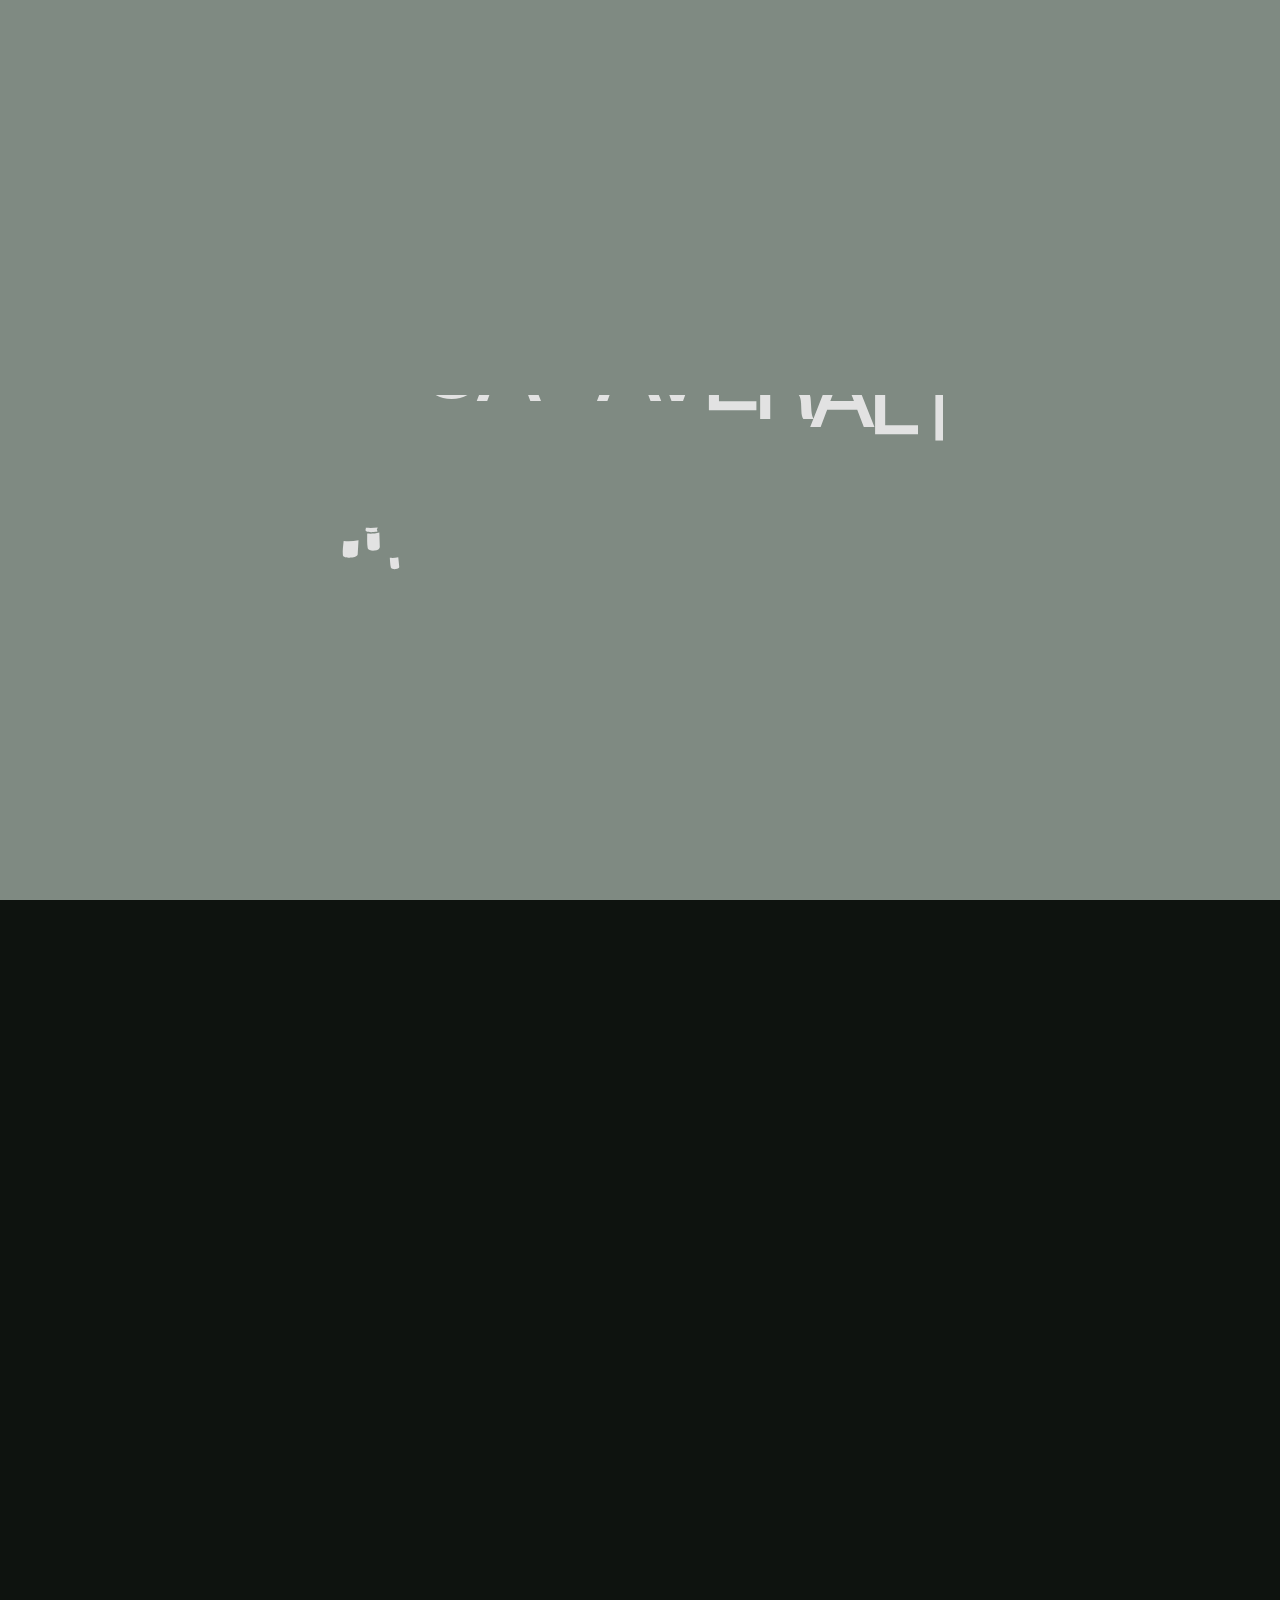
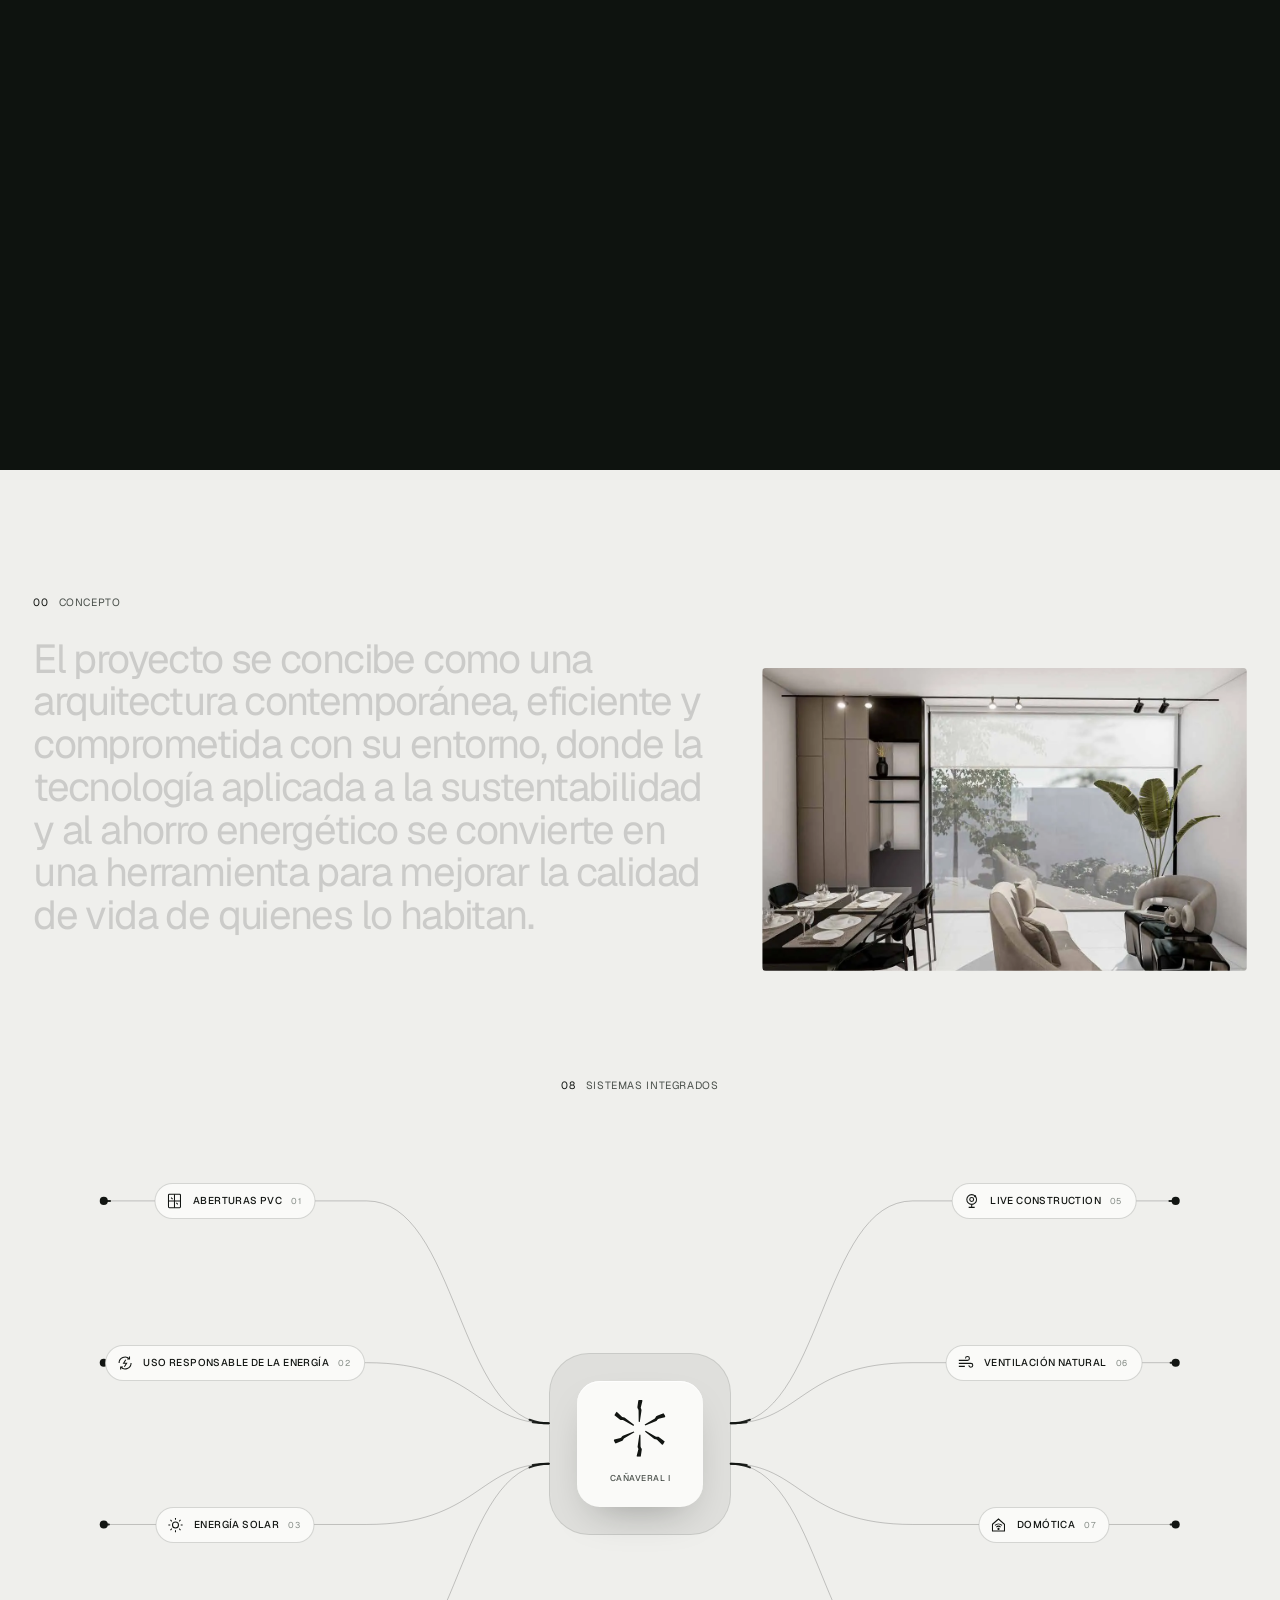
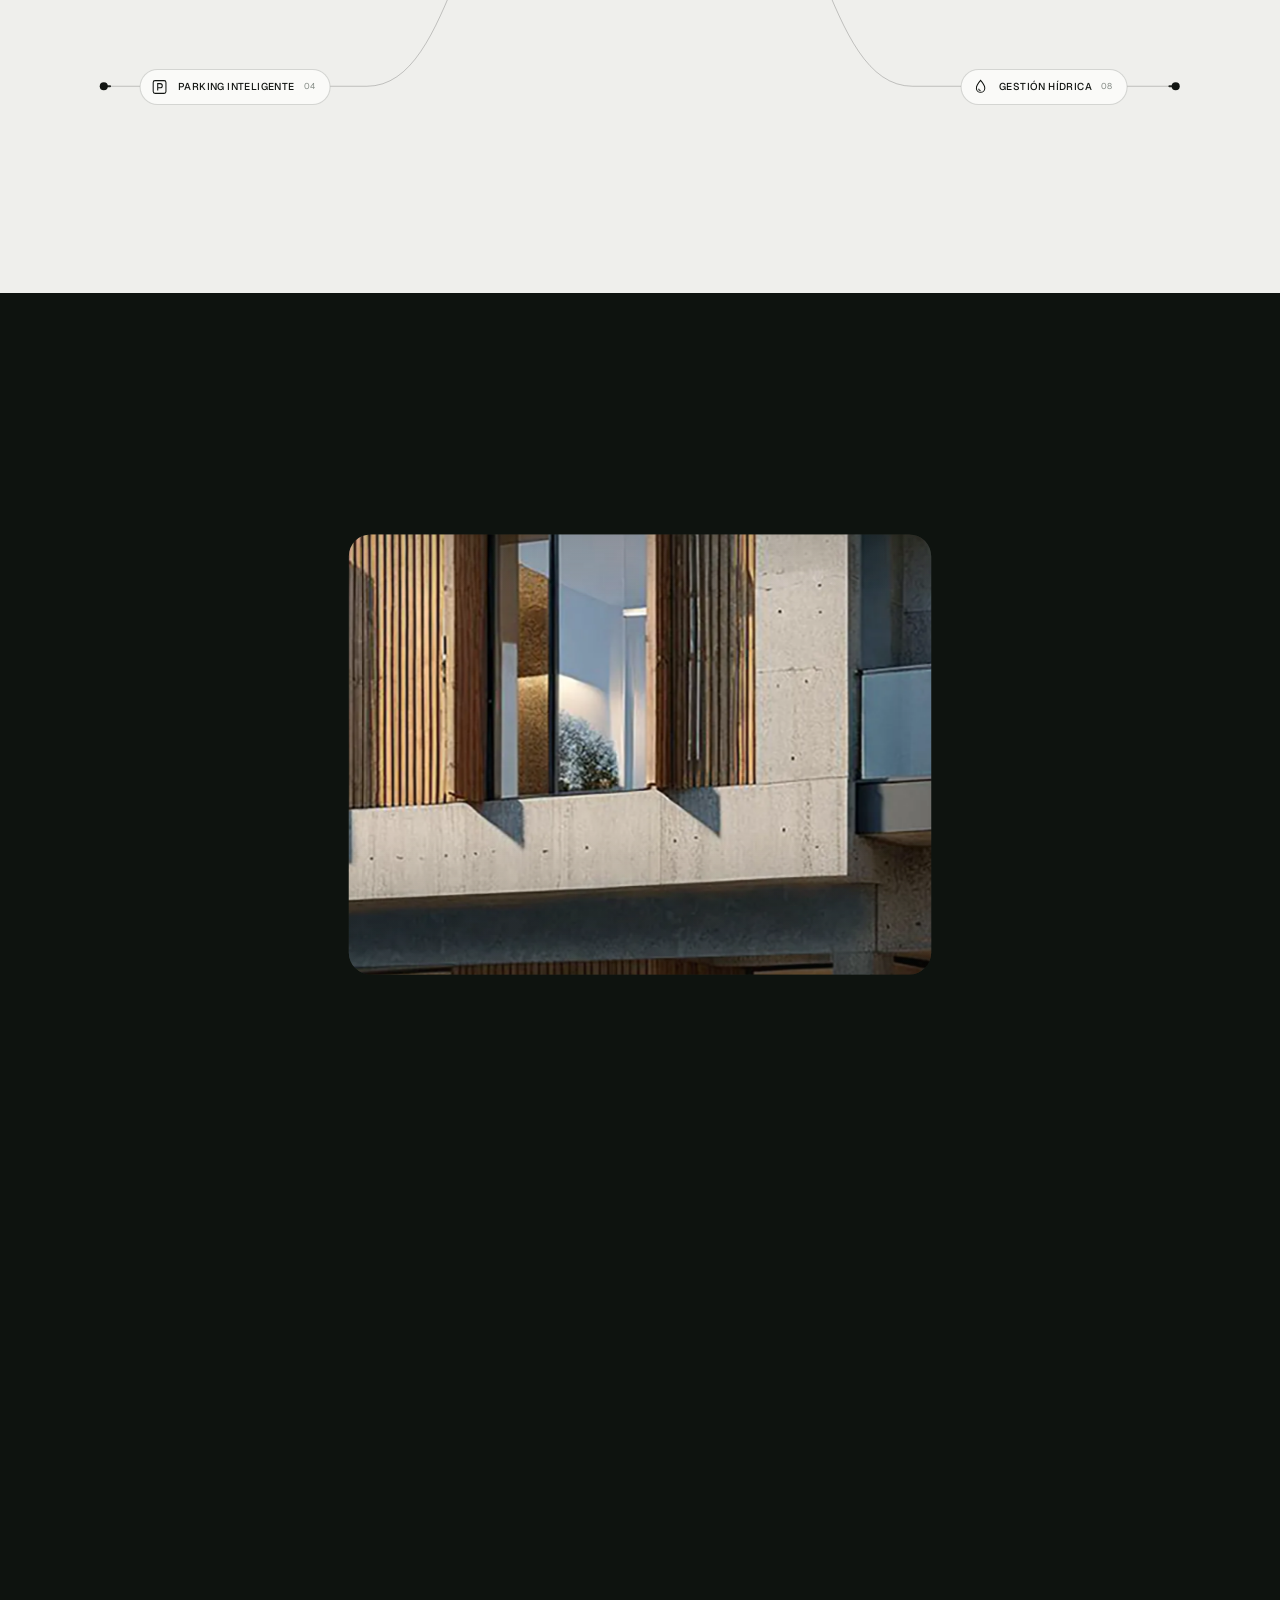
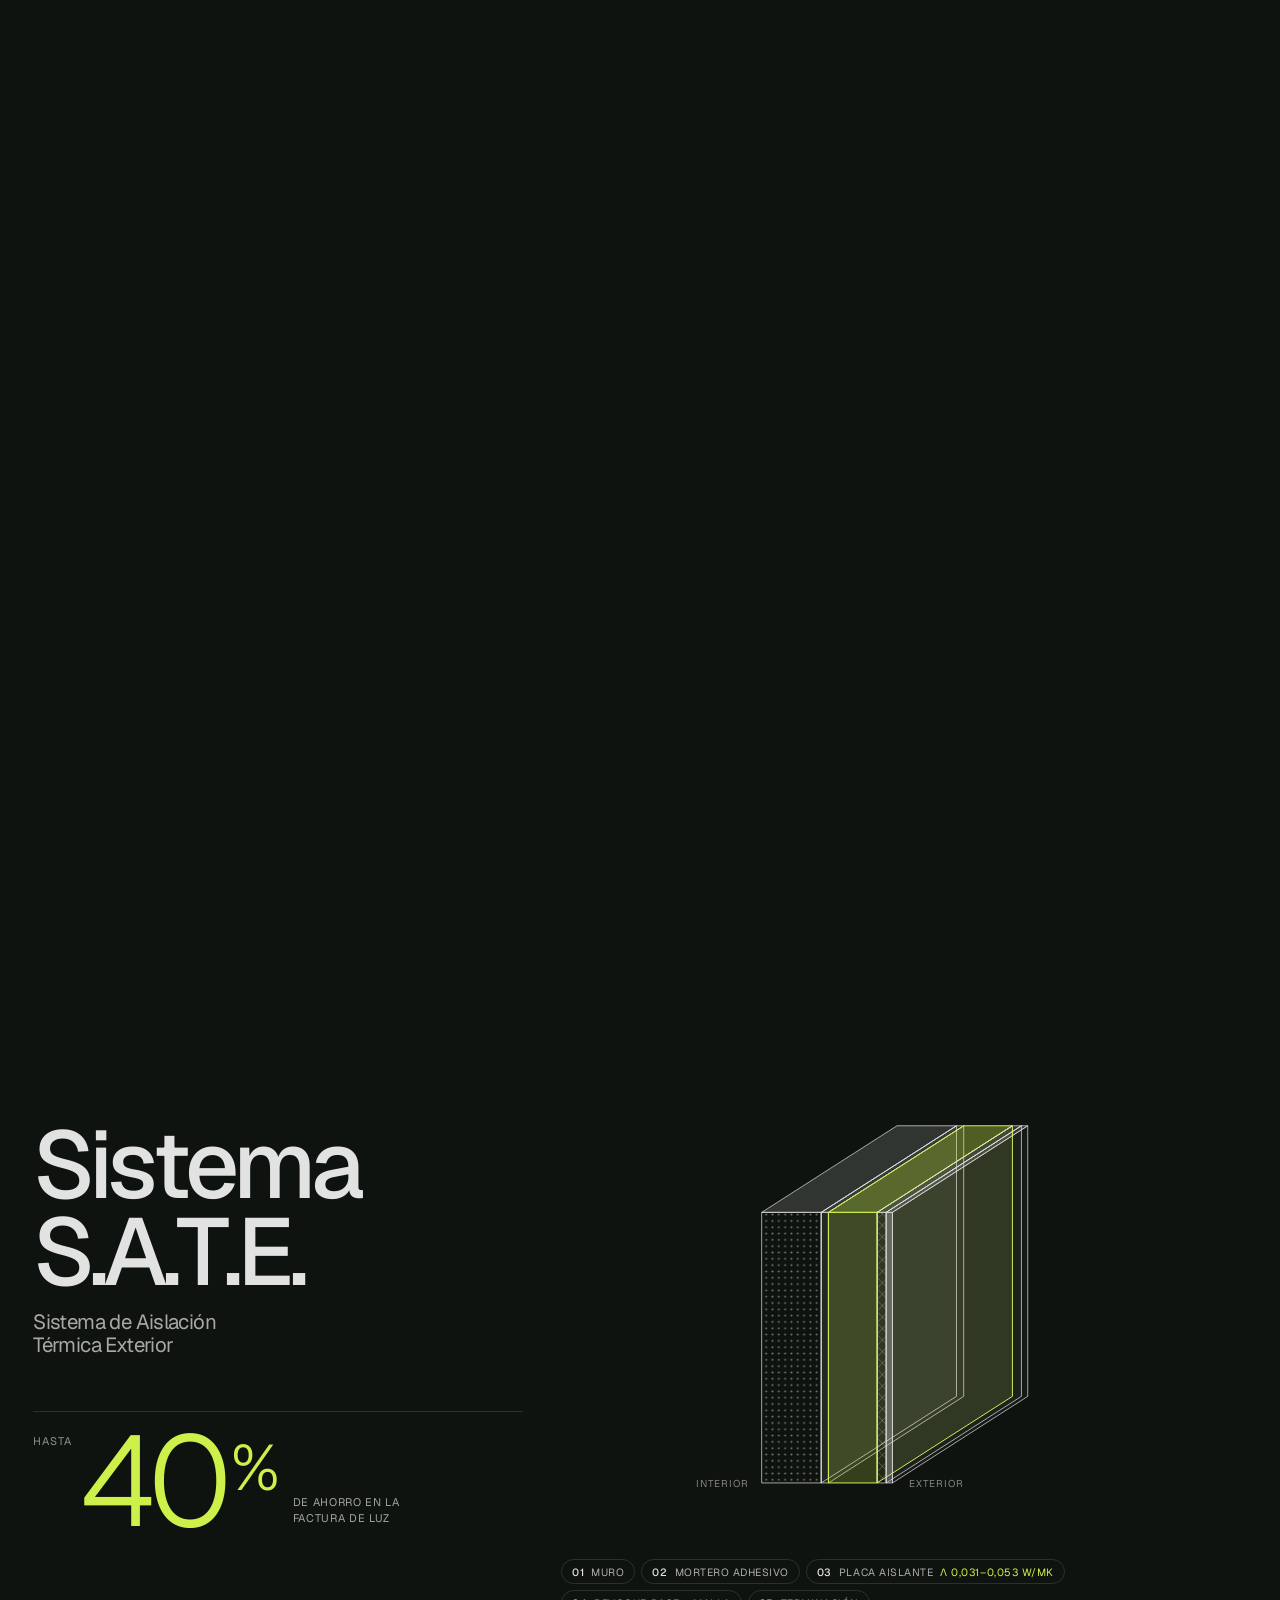
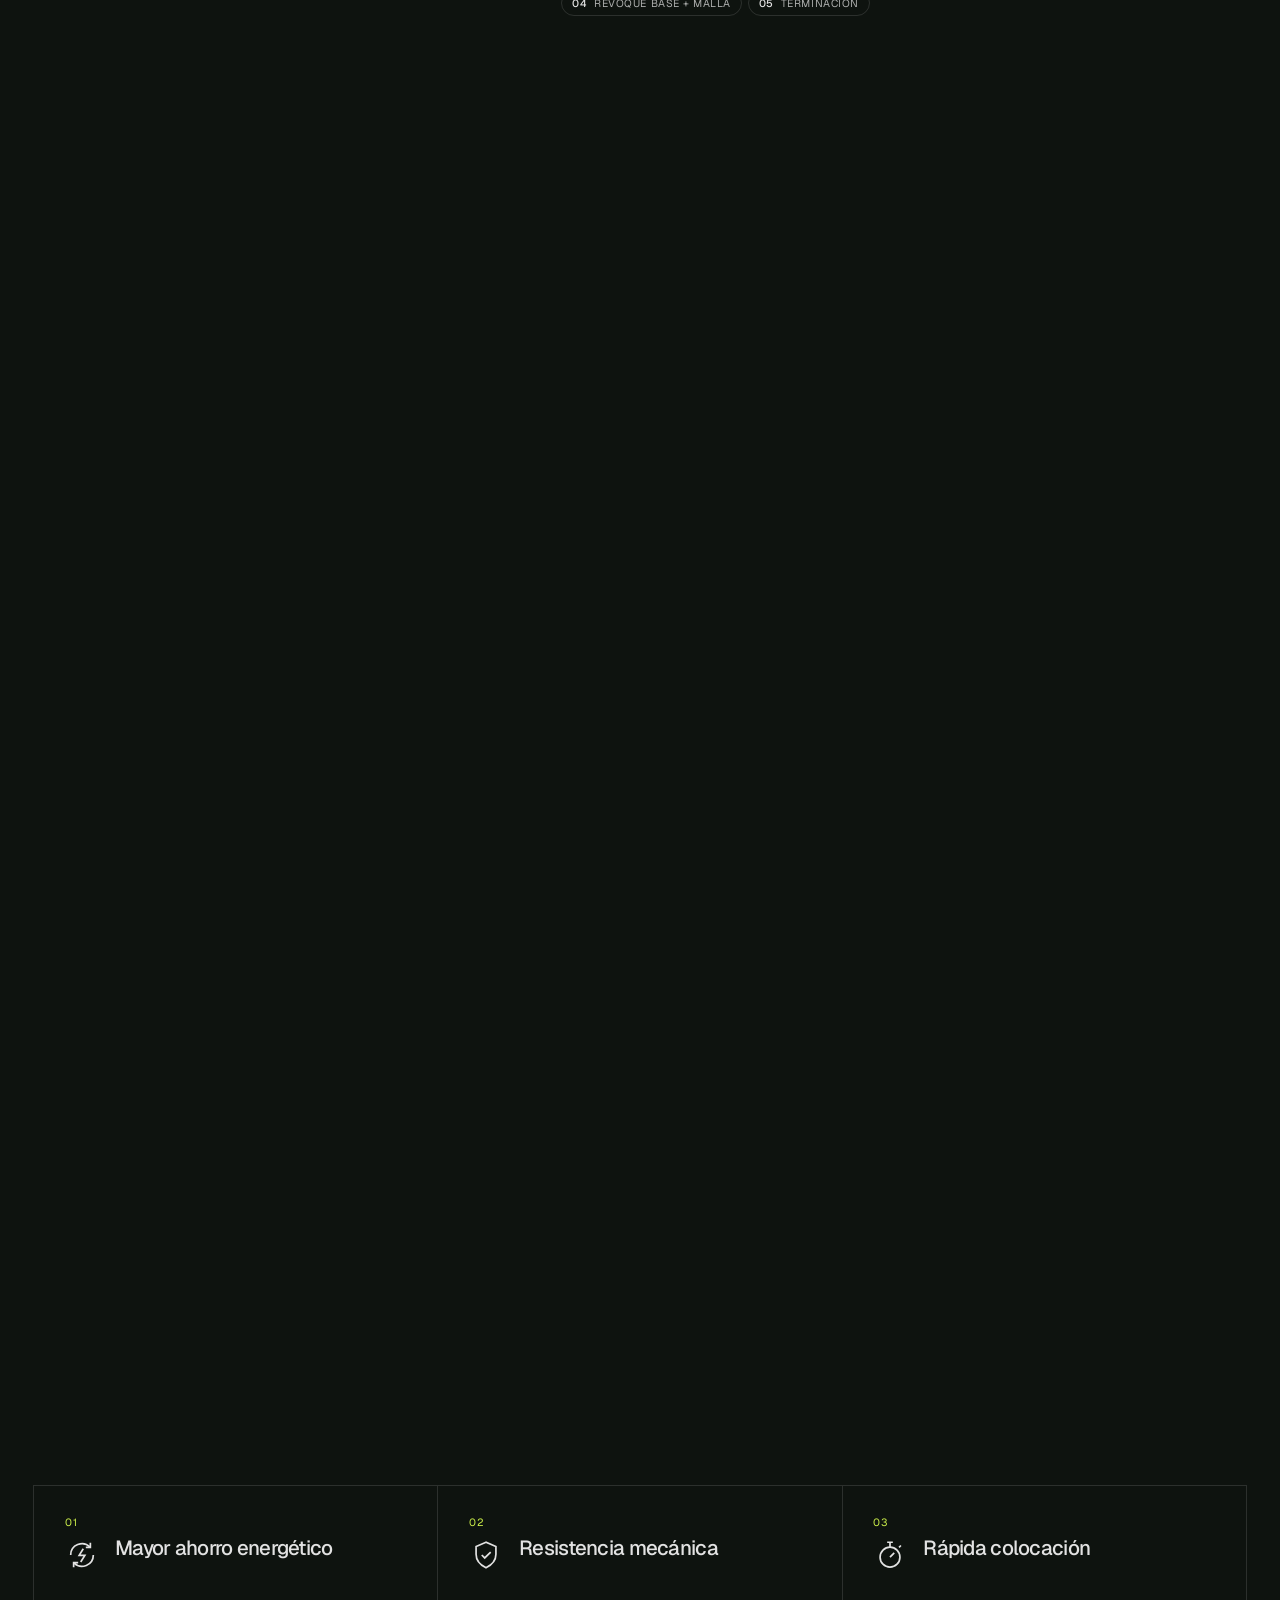
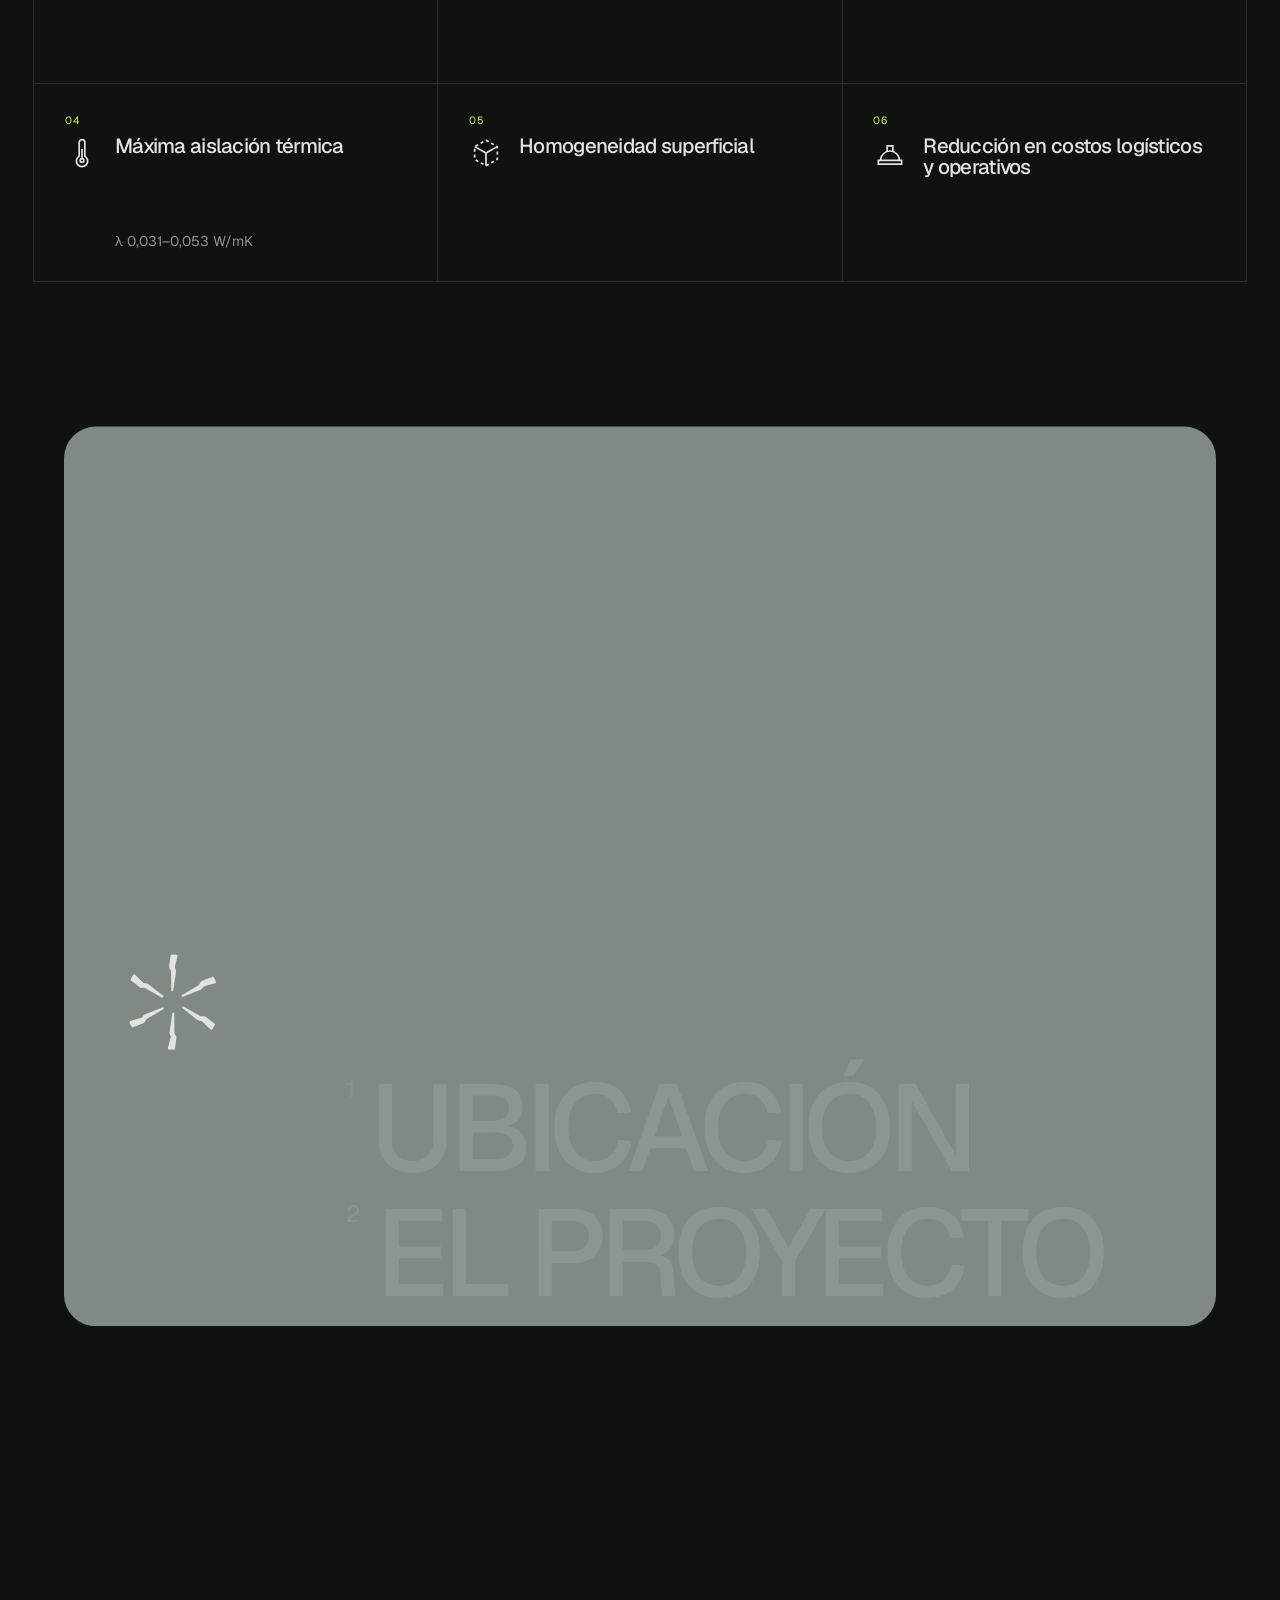
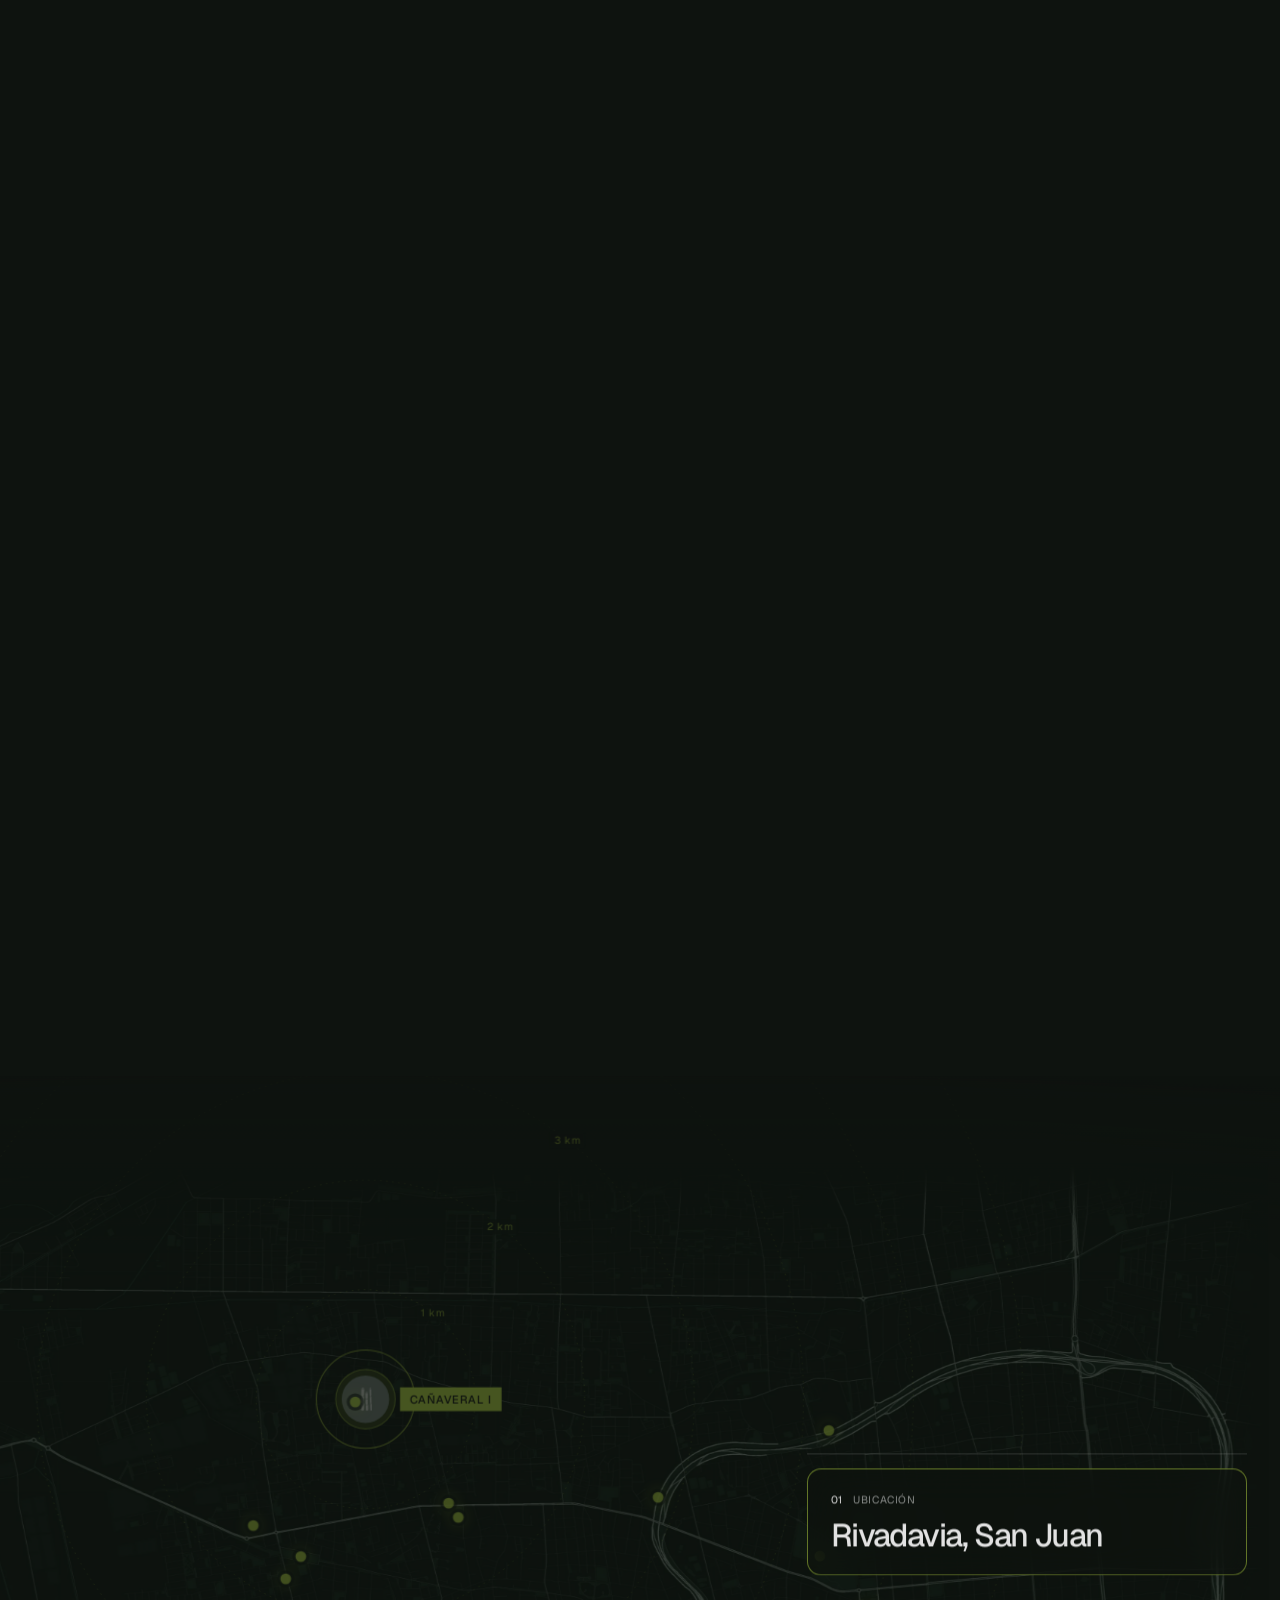
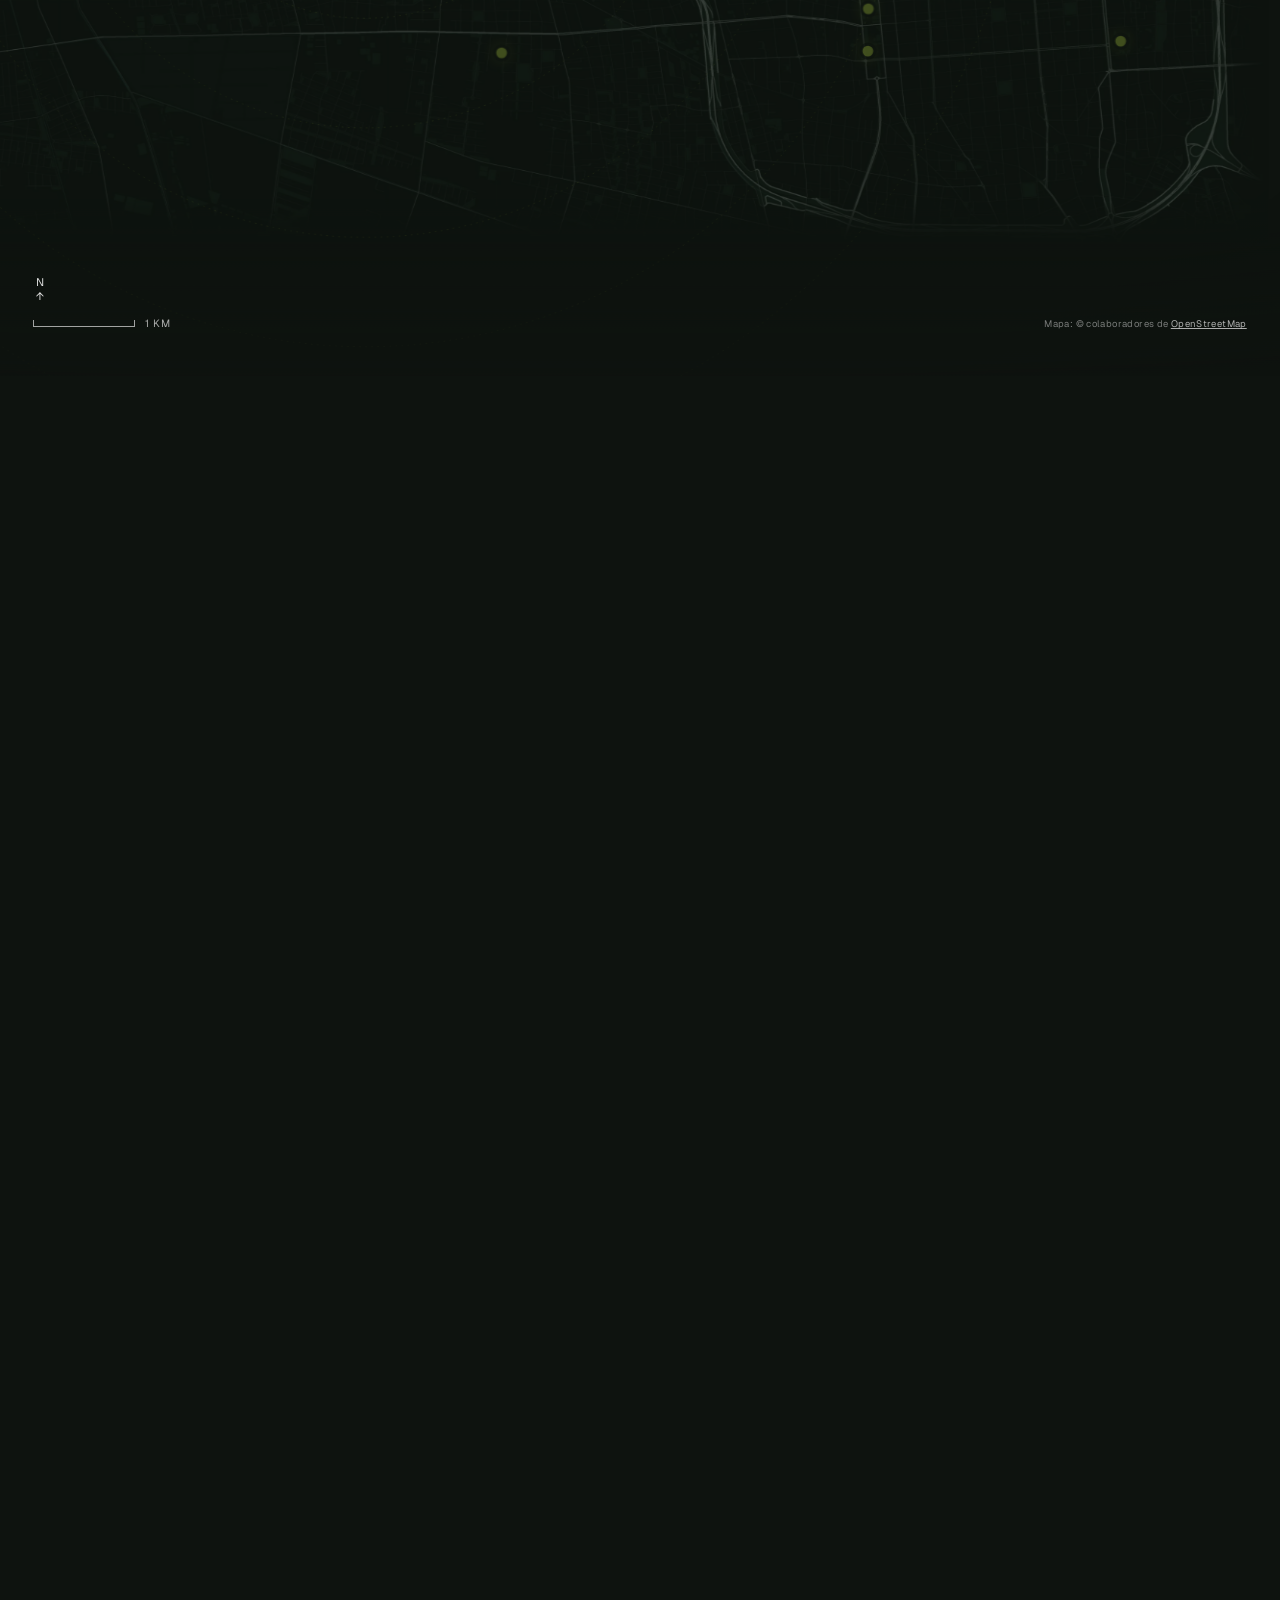
<file: preview-canaveral/index.html>
<!DOCTYPE html>
<html lang="es" class="no-js">
<head>
<meta charset="UTF-8">
<meta name="robots" content="noindex, nofollow">
<meta name="viewport" content="width=device-width, initial-scale=1.0">
<title>Cañaveral I — EcoVisión SAS · Rivadavia, San Juan</title>
<meta name="description" content="Cañaveral I es una arquitectura contemporánea, eficiente y comprometida con su entorno: 7 unidades con domótica, 19 cocheras, 2000 m² y sistema de aislación térmica exterior S.A.T.E. Rivadavia, San Juan.">
<meta name="theme-color" content="#0E130F">
<meta property="og:type" content="website">
<meta property="og:title" content="Cañaveral I — EcoVisión SAS">
<meta property="og:description" content="Arquitectura contemporánea, eficiente y comprometida con su entorno. Rivadavia, San Juan.">
<meta property="og:image" content="assets/img/fachada.webp">
<link rel="icon" type="image/svg+xml" href="assets/svg/favicon.svg">
<link rel="preload" href="assets/fonts/geist-var.woff2" as="font" type="font/woff2" crossorigin>
<link rel="preload" href="assets/img/hero-interior.webp" as="image" fetchpriority="high">
<link rel="stylesheet" href="assets/vendor/lenis.css">
<link rel="stylesheet" href="assets/css/style.css">
<script>document.documentElement.className = 'js';</script>
</head>
<body class="is-loading">
<a class="skip" href="#main">Saltar al contenido</a>

<!-- Sprite: logo (vectorizado del PDF) e íconos de línea -->
<svg class="sr-only" aria-hidden="true" focusable="false">
  <defs>
    <symbol id="logo-canes" viewBox="0 0 97.8 192.6"><path d="M 34.76 6.97 C 32.99 15 15.46 15.56 9.78 7.73 C 14.92 1.32 28.12 0.07 34.76 6.97"/><path d="M 32.72 60.79 C 32.99 67.74 28.13 71.63 23.19 73.27 C 18.37 74.88 9.90 72.44 9.53 66.04 C 8.50 48.33 10.48 31.25 10.74 13.33 C 19.36 16.78 26.58 17.02 35.07 13.30 C 34.32 29.32 32.05 44.23 32.72 60.79"/><path d="M 32.45 179.77 C 32.27 186.55 27.66 190.77 22 191.69 C 16.73 192.54 9.54 190.19 9.22 183.14 C 8.45 166.38 9.74 150.19 10.41 133.77 C 19.05 135.21 25.69 134.46 33.73 131.26 Z M 32.45 179.77"/><path d="M 22.94 132.55 C 0 140.79 11.69 87.11 10.15 75.07 C 18.80 78.25 25.91 77.59 33.27 73.19 C 31.66 89.12 28.98 103.66 30.81 119.18 C 31.57 125.60 28.14 130.68 22.94 132.55"/><path d="M 90.79 6.72 C 90.15 14.79 80.13 15.82 76.51 8.16 C 79.15 1.61 86.66 -0 90.79 6.72"/><path d="M 92.14 60.54 C 92.63 67.47 90.02 71.49 87.27 73.26 C 84.58 74.99 79.61 72.79 79.10 66.41 C 77.68 48.74 78.01 31.62 77.32 13.72 C 82.42 16.94 86.57 16.98 91.26 13.04 C 91.58 29.05 90.98 44.01 92.14 60.54"/><path d="M 97.57 179.39 C 97.79 186.17 95.34 190.51 92.14 191.58 C 89.16 192.57 84.93 190.42 84.42 183.39 C 83.19 166.66 83.17 150.46 82.78 134.04 C 87.80 135.24 91.57 134.32 96.02 130.91 Z M 97.57 179.39"/><path d="M 89.90 132.48 C 77.14 141.33 81.33 87.40 79.88 75.41 C 84.99 78.35 89.03 77.50 93.04 72.91 C 92.86 88.87 92.01 103.46 93.79 118.91 C 94.52 125.30 92.79 130.47 89.90 132.48"/><path d="M 62.69 39.57 C 61.54 46.22 47.17 47.32 42.22 41.11 C 46.20 35.65 56.99 34.14 62.69 39.57"/><path d="M 62.98 83.81 C 63.46 89.51 59.61 92.87 55.61 94.40 C 51.71 95.89 44.68 94.20 44.14 88.96 C 42.65 74.47 43.65 60.38 43.21 45.66 C 50.42 48.18 56.35 48.11 63.18 44.76 C 63.15 57.92 61.83 70.24 62.98 83.81"/><path d="M 67.09 181.47 C 67.19 187.04 63.56 190.67 58.95 191.63 C 54.65 192.52 48.67 190.86 48.15 185.08 C 46.91 171.35 47.37 158.02 47.33 144.52 C 54.47 145.38 59.89 144.53 66.37 141.61 Z M 67.09 181.47"/><path d="M 57.56 143.06 C 39.04 150.66 46.68 106.18 44.98 96.36 C 52.19 98.65 58.01 97.84 63.88 93.97 C 63.14 107.10 61.47 119.13 63.54 131.80 C 64.40 137.04 61.76 141.34 57.56 143.06"/></symbol>
    <symbol id="logo-word" viewBox="0 0 828.9 133.8"><path d="M 50.08 133.82 C 35.28 133.82 23.26 128.80 14.02 118.76 C 4.68 108.83 -0 95.38 -0 78.39 C -0 61.50 4.62 48.04 13.86 38.01 C 23.10 27.97 35.18 22.95 50.08 22.95 C 61.80 22.95 71.88 26.08 80.33 32.34 C 88.77 38.69 94.18 48.08 96.57 60.50 L 80.47 60.50 C 78.48 52.76 74.83 46.92 69.52 43 C 64.21 39.07 57.73 37.10 50.08 37.10 C 39.84 37.10 31.69 40.81 25.63 48.21 C 19.57 55.61 16.55 65.67 16.55 78.39 C 16.55 91.10 19.57 101.17 25.63 108.57 C 31.69 115.97 39.84 119.67 50.08 119.67 C 57.73 119.67 64.58 117.33 70.64 112.65 C 76.50 107.99 80.02 101.18 81.22 92.25 L 97.16 92.25 C 95.87 105.46 90.75 115.68 81.82 122.93 C 72.97 130.19 62.39 133.82 50.08 133.82 Z M 50.08 133.82"/><path d="M 191.64 131.43 L 174.80 131.43 L 164.36 103.87 L 116.69 103.87 L 106.41 131.43 L 89.86 131.43 L 131.28 25.34 L 149.61 25.34 Z M 123.98 84.20 L 121.75 90.01 L 159.16 90.01 L 156.92 84.20 C 151.65 71.08 146.13 56.58 140.38 40.68 C 133.52 58.96 128.05 73.47 123.98 84.20 Z M 123.98 84.20"/><path d="M 225.45 12.07 C 222.67 12.07 221.28 14.36 221.28 18.93 L 210.11 18.93 C 210.11 6.31 214.78 0 224.12 0 C 227.30 0 231.61 1.29 237.08 3.87 C 241.35 5.86 244.43 6.85 246.33 6.85 C 249.11 6.85 250.50 4.57 250.50 0 L 261.67 0 C 261.67 12.62 257 18.93 247.65 18.93 C 244.67 18.93 240.20 17.59 234.25 14.90 C 230.17 13.02 227.24 12.07 225.45 12.07 Z M 263.90 57.53 L 263.90 25.34 L 279.25 25.34 L 279.25 131.43 L 260.92 131.43 L 228.29 80.03 C 218.75 65.12 211.85 53.75 207.58 45.90 C 207.97 57.73 208.17 75.51 208.17 99.25 L 208.17 131.43 L 192.67 131.43 L 192.67 25.34 L 211 25.34 L 243.78 76.75 C 252.62 90.76 259.53 102.18 264.50 111.01 C 264.10 99.10 263.90 81.27 263.90 57.53 Z M 263.90 57.53"/><path d="M 382.07 131.43 L 365.23 131.43 L 354.79 103.87 L 307.12 103.87 L 296.84 131.43 L 280.29 131.43 L 321.71 25.34 L 340.04 25.34 Z M 314.42 84.20 L 312.18 90.01 L 349.59 90.01 L 347.35 84.20 C 342.08 71.08 336.57 56.58 330.81 40.68 C 323.95 58.96 318.49 73.47 314.42 84.20 Z M 314.42 84.20"/><path d="M 417.08 87.03 L 438.84 25.34 L 455.37 25.34 L 416.64 131.43 L 398.45 131.43 L 358.97 25.34 L 375.81 25.34 L 398.01 87.03 C 401.68 97.36 404.86 107.10 407.55 116.23 C 409.03 111.26 412.21 101.53 417.08 87.03 Z M 417.08 87.03"/><path d="M 533.31 25.34 L 533.31 39.64 L 473.56 39.64 L 473.56 69.59 L 527.65 69.59 L 527.65 83.60 L 473.56 83.60 L 473.56 117.12 L 532.86 117.12 L 532.86 131.43 L 457.61 131.43 L 457.61 25.34 Z M 533.31 25.34"/><path d="M 618.99 101.93 L 620.03 118.46 C 620.53 123.93 621.73 128.26 623.61 131.43 L 607.22 131.43 C 605.23 128.55 604.19 124.03 604.10 117.87 L 603.64 106.54 C 603.34 99.69 601.80 94.85 599.02 92.03 C 596.24 89.19 591.77 87.78 585.61 87.78 L 554.77 87.78 L 554.77 131.43 L 538.82 131.43 L 538.82 25.34 L 585.16 25.34 C 596.49 25.34 605.41 27.95 611.91 33.17 C 618.42 38.38 621.67 45.55 621.67 54.68 C 621.67 61.14 620.10 66.58 616.97 71.01 C 613.85 75.43 609.45 78.53 603.78 80.32 C 608.95 81.82 612.73 84.32 615.11 87.85 C 617.49 91.38 618.79 96.07 618.99 101.93 Z M 554.77 74.51 L 585.46 74.51 C 591.62 74.51 596.46 72.92 599.99 69.75 C 603.52 66.56 605.28 62.04 605.28 56.18 C 605.28 50.52 603.47 46.25 599.85 43.37 C 596.22 40.49 591.03 39.04 584.27 39.04 L 554.77 39.04 Z M 554.77 74.51"/><path d="M 719.87 131.43 L 703.03 131.43 L 692.59 103.87 L 644.92 103.87 L 634.64 131.43 L 618.09 131.43 L 659.51 25.34 L 677.84 25.34 Z M 652.22 84.20 L 649.98 90.01 L 687.39 90.01 L 685.16 84.20 C 679.88 71.08 674.37 56.58 668.61 40.68 C 661.75 58.96 656.29 73.47 652.22 84.20 Z M 652.22 84.20"/><path d="M 736.86 25.34 L 736.86 117.12 L 788.86 117.12 L 788.86 131.43 L 720.90 131.43 L 720.90 25.34 Z M 736.86 25.34"/><path d="M 828.94 131.43 L 816.42 131.43 L 816.42 25.34 L 828.94 25.34 Z M 828.94 131.43"/></symbol>
    <symbol id="logo-sub" viewBox="0 0 253.0 27.4"><path d="M 16.19 26.98 L 16.19 24.09 L 3.39 24.09 L 3.39 14.75 L 15.05 14.75 L 15.05 11.86 L 3.39 11.86 L 3.39 3.31 L 16.19 3.31 L 16.19 0.39 L -0 0.39 L -0 26.98 Z M 16.19 26.98"/><path d="M 41.73 8.36 C 39.90 3.23 35.42 0 29.57 0 C 21.85 0 16.42 5.67 16.42 13.76 C 16.42 21.86 21.82 27.36 29.57 27.36 C 35.42 27.36 39.98 24.17 41.81 18.97 L 38.17 18.97 C 36.79 22.58 33.60 24.67 29.57 24.67 C 23.84 24.67 19.92 20.53 19.92 14.14 L 19.92 13.34 C 19.92 7 23.84 2.70 29.54 2.70 C 33.53 2.70 36.76 4.83 38.09 8.36 Z M 41.73 8.36"/><path d="M 54.88 0 C 47.16 0 41.73 5.62 41.73 13.69 C 41.73 21.73 47.13 27.33 54.81 27.33 C 62.52 27.33 67.96 21.73 67.96 13.69 C 67.96 5.62 62.60 0 54.88 0 Z M 54.88 24.62 C 49.07 24.62 45.23 20.40 45.23 14.06 L 45.23 13.26 C 45.23 6.95 49.07 2.70 54.88 2.70 C 60.66 2.70 64.46 6.95 64.46 13.26 L 64.46 14.06 C 64.46 20.40 60.66 24.62 54.88 24.62 Z M 54.88 24.62"/><path d="M 83.31 26.98 L 88.67 26.98 L 97.82 0.39 L 94.29 0.39 L 86.39 24.25 L 85.62 24.25 L 77.68 0.39 L 74.15 0.39 Z M 83.31 26.98"/><path d="M 101.63 26.98 L 101.63 0.39 L 98.24 0.39 L 98.24 26.98 Z M 101.63 26.98"/><path d="M 112.50 0 C 106.61 0 102.69 3.15 102.69 7.64 C 102.69 12.70 107.56 13.87 112.11 14.97 C 117.47 16.26 119.80 17.48 119.80 20.19 C 119.80 22.95 117.28 24.70 113.30 24.70 C 108.92 24.70 106 22.58 105.81 19.19 L 102.31 19.19 C 102.88 24.25 106.95 27.36 113.11 27.36 C 119.19 27.36 123.22 24.25 123.22 19.65 C 123.22 14.56 118.27 13.37 113.72 12.31 C 108.39 11.03 106.11 9.89 106.11 7.30 C 106.11 4.61 108.58 2.70 112.42 2.70 C 116.48 2.70 119.22 4.83 119.41 8.22 L 122.91 8.22 C 122.34 3.15 118.34 0 112.50 0 Z M 112.50 0"/><path d="M 127.29 26.98 L 127.29 0.39 L 123.89 0.39 L 123.89 26.98 Z M 127.29 26.98"/><path d="M 141.68 0 C 133.97 0 128.53 5.62 128.53 13.69 C 128.53 21.73 133.93 27.33 141.61 27.33 C 149.32 27.33 154.76 21.73 154.76 13.69 C 154.76 5.62 149.40 0 141.68 0 Z M 141.68 24.62 C 135.87 24.62 132.03 20.40 132.03 14.06 L 132.03 13.26 C 132.03 6.95 135.87 2.70 141.68 2.70 C 147.47 2.70 151.26 6.95 151.26 13.26 L 151.26 14.06 C 151.26 20.40 147.47 24.62 141.68 24.62 Z M 141.68 24.62"/><path d="M 159.40 26.98 L 159.40 5.81 L 160.15 5.81 L 172.46 26.98 L 177.13 26.98 L 177.13 0.39 L 173.76 0.39 L 173.76 21.55 L 172.99 21.55 L 160.73 0.39 L 156.01 0.39 L 156.01 26.98 Z M 159.40 26.98"/><path d="M 200.93 0 C 195.04 0 191.12 3.15 191.12 7.64 C 191.12 12.70 196 13.87 200.54 14.97 C 205.90 16.26 208.23 17.48 208.23 20.19 C 208.23 22.95 205.72 24.70 201.73 24.70 C 197.36 24.70 194.43 22.58 194.25 19.19 L 190.75 19.19 C 191.31 24.25 195.39 27.36 201.54 27.36 C 207.62 27.36 211.65 24.25 211.65 19.65 C 211.65 14.56 206.70 13.37 202.15 12.31 C 196.83 11.03 194.54 9.89 194.54 7.30 C 194.54 4.61 197.01 2.70 200.86 2.70 C 204.92 2.70 207.65 4.83 207.84 8.22 L 211.34 8.22 C 210.78 3.15 206.78 0 200.93 0 Z M 200.93 0"/><path d="M 216.93 17.40 L 221.52 3.15 L 222.29 3.15 L 226.85 17.40 Z M 213.90 26.98 L 216.02 20.26 L 227.76 20.26 L 229.88 26.98 L 233.46 26.98 L 224.41 0.39 L 219.37 0.39 L 210.32 26.98 Z M 213.90 26.98"/><path d="M 242.32 0 C 236.43 0 232.51 3.15 232.51 7.64 C 232.51 12.70 237.38 13.87 241.93 14.97 C 247.29 16.26 249.62 17.48 249.62 20.19 C 249.62 22.95 247.10 24.70 243.12 24.70 C 238.74 24.70 235.82 22.58 235.63 19.19 L 232.13 19.19 C 232.70 24.25 236.77 27.36 242.93 27.36 C 249.01 27.36 253.04 24.25 253.04 19.65 C 253.04 14.56 248.09 13.37 243.54 12.31 C 238.21 11.03 235.93 9.89 235.93 7.30 C 235.93 4.61 238.40 2.70 242.24 2.70 C 246.31 2.70 249.04 4.83 249.23 8.22 L 252.73 8.22 C 252.16 3.15 248.16 0 242.32 0 Z M 242.32 0"/></symbol>
    <symbol id="sparkle" viewBox="0 0 140.3 149.7"><path d="M 76.06 0.27 L 68.60 0.03 C 67.92 -0 66.81 1.17 66.69 1.97 L 64.50 17.75 C 63.62 24.18 67.43 21.87 67.49 28.41 L 67.77 57.70 C 68.40 58.21 70.69 58.22 70.81 57.35 L 75.14 28.28 C 75.89 23.19 72.56 22.75 73.50 19.05 L 77.75 2.34 C 77.95 1.51 76.83 0.30 76.06 0.27"/><path d="M 72.45 92.01 C 71.88 91.65 69.61 91.68 69.39 92.28 L 64.83 123.77 L 67.06 129.25 L 62.56 147.04 C 62.44 147.48 62.50 148.42 62.71 148.77 C 62.93 149.12 64.02 149.63 64.45 149.63 L 73.21 149.67 L 75.92 131.05 C 76.49 127.08 72.83 126.65 72.79 122.16 Z M 72.45 92.01"/><path d="M 28.75 54.06 L 54.19 68.44 C 54.89 67.60 55.40 66.46 55.42 65.61 L 30.57 46.03 L 24.31 44.92 L 9.84 30.99 C 7.03 33.89 5.56 36.46 3.81 40.24 L 18.76 51.96 C 21.84 54.37 23.25 50.94 28.75 54.06"/><path d="M 133.36 34.99 L 116.44 41.72 C 112.19 43.41 113.04 47.14 110.50 48.64 L 83.54 64.53 L 85.26 66.98 L 114.32 55.46 C 117.04 54.38 116.87 50.89 120.79 49.80 L 136.79 45.35 C 140.31 44.37 134.54 37.10 133.36 34.99"/><path d="M 112.30 96.23 L 86.07 81.44 C 85.42 82.20 84.83 83.24 84.61 84.05 L 108.07 102.58 C 111.99 105.67 114.40 103.35 116.81 105.70 L 128.86 117.44 C 129.29 117.86 130.23 118.39 130.70 118.28 C 131.10 118.19 132.05 117.48 132.31 117.01 L 136.54 109.66 L 121.69 98.07 C 118.45 95.53 116.49 98.58 112.30 96.23"/><path d="M 54.79 82.94 L 26.18 94.29 C 22.88 95.60 23.53 98.92 19.59 100.01 L 3.50 104.49 C -0 105.46 5.49 112.43 6.90 114.87 L 24.59 107.79 C 27.71 106.55 27.06 102.80 29.87 101.15 L 56.48 85.44 C 56.10 84.30 55.56 83.42 54.79 82.94"/></symbol>

    <symbol id="i-pvc" viewBox="0 0 24 24"><rect x="4" y="3" width="16" height="18" rx="1.2"/><path d="M12 3v18M4 12h16M9.5 9.5l-2-2M16.5 16.5l-2-2"/></symbol>
    <symbol id="i-live" viewBox="0 0 24 24"><circle cx="12" cy="10" r="6.5"/><circle cx="12" cy="10" r="2.6"/><path d="M8 20.5h8M12 16.5v4"/><circle cx="16.6" cy="5.6" r=".7"/></symbol>
    <symbol id="i-energia" viewBox="0 0 24 24"><path d="M20 12a8 8 0 0 1-13.7 5.6M4 12a8 8 0 0 1 13.7-5.6"/><path d="M17.9 3.4v3.2h-3.2M6.1 20.6v-3.2h3.2"/><path d="M12.9 7.6 10 12.3h4l-2.9 4.6"/></symbol>
    <symbol id="i-viento" viewBox="0 0 24 24"><path d="M3 8.5h11.5a2.6 2.6 0 1 0-2.6-2.6M3 12.5h16a2.6 2.6 0 1 1-2.6 2.6M3 16.5h8"/></symbol>
    <symbol id="i-solar" viewBox="0 0 24 24"><circle cx="12" cy="12" r="4"/><path d="M12 2.5V5M12 19v2.5M2.5 12H5M19 12h2.5M5.3 5.3l1.8 1.8M16.9 16.9l1.8 1.8M5.3 18.7l1.8-1.8M16.9 7.1l1.8-1.8"/></symbol>
    <symbol id="i-domotica" viewBox="0 0 24 24"><path d="M4 11 12 4l8 7v9H4z"/><path d="M9.2 14.8a4 4 0 0 1 5.6 0M7.3 12.6a6.8 6.8 0 0 1 9.4 0"/><circle cx="12" cy="17.3" r=".8"/></symbol>
    <symbol id="i-parking" viewBox="0 0 24 24"><rect x="3.5" y="3.5" width="17" height="17" rx="2.5"/><path d="M9.5 16.5v-9h3.3a2.8 2.8 0 0 1 0 5.6H9.5"/></symbol>
    <symbol id="i-agua" viewBox="0 0 24 24"><path d="M12 3.2s-5.6 6.3-5.6 10.3a5.6 5.6 0 0 0 11.2 0C17.6 9.5 12 3.2 12 3.2z"/><path d="M9.4 14.2a2.7 2.7 0 0 0 2.6 2.6"/></symbol>
    <symbol id="i-escudo" viewBox="0 0 24 24"><path d="M12 3 5 6v5.5c0 4.3 3 7.6 7 9.5 4-1.9 7-5.2 7-9.5V6z"/><path d="m9 12 2.1 2.1L15.3 10"/></symbol>
    <symbol id="i-reloj" viewBox="0 0 24 24"><circle cx="12" cy="13.5" r="7"/><path d="M12 13.5l3-3M10 3h4M12 3v3.5M18.4 6.6l1.3-1.3"/></symbol>
    <symbol id="i-termo" viewBox="0 0 24 24"><path d="M10 4.6a2 2 0 0 1 4 0v9.6a4 4 0 1 1-4 0z"/><circle cx="12" cy="17.3" r="1.3"/><path d="M12 16V9.2"/></symbol>
    <symbol id="i-cubo" viewBox="0 0 24 24"><path d="M12 3 20 7.5v9L12 21l-8-4.5v-9z" stroke-dasharray="2.1 2.1"/><path d="M4 7.5 12 12l8-4.5M12 12v9"/></symbol>
    <symbol id="i-casco" viewBox="0 0 24 24"><path d="M3.8 17.2h16.4v2.6H3.8zM5.4 17.2a6.6 6.6 0 0 1 13.2 0M10 10.8V7h4v3.8"/></symbol>
    <symbol id="i-arbol" viewBox="0 0 24 24"><path d="M12 21v-5.5M12 3 6.5 10.6h3L6 15.5h12l-3.5-4.9h3z"/></symbol>
    <symbol id="i-cultura" viewBox="0 0 24 24"><path d="M3 20.5h18M4.5 9.5h15M12 3.5l8 4H4zM6.6 9.5v8.6M10.2 9.5v8.6M13.8 9.5v8.6M17.4 9.5v8.6"/></symbol>
    <symbol id="i-bolsa" viewBox="0 0 24 24"><path d="M5 8h14l-1 12.5H6zM9 8V6.6a3 3 0 0 1 6 0V8"/></symbol>
    <symbol id="i-salud" viewBox="0 0 24 24"><rect x="3.5" y="3.5" width="17" height="17" rx="3"/><path d="M12 8v8M8 12h8"/></symbol>
    <symbol id="i-bus" viewBox="0 0 24 24"><rect x="5" y="3.5" width="14" height="14" rx="2.6"/><path d="M5 11h14M8 20.5v-3M16 20.5v-3"/><circle cx="8.6" cy="14.3" r=".8"/><circle cx="15.4" cy="14.3" r=".8"/></symbol>
    <symbol id="i-gastro" viewBox="0 0 24 24"><path d="M7 3v18M4.6 3v4.6a2.4 2.4 0 0 0 4.8 0V3M17.5 21V3c-2.4 1.4-3.3 4-3.3 7.4V14h3.3"/></symbol>
    <symbol id="i-flecha" viewBox="0 0 24 24"><path d="M4 12h15M13 6l6 6-6 6"/></symbol>
    <symbol id="i-mas" viewBox="0 0 24 24"><path d="M5 12h14M12 5v14"/></symbol>
    <symbol id="i-menos" viewBox="0 0 24 24"><path d="M5 12h14"/></symbol>
    <symbol id="i-lupa" viewBox="0 0 24 24"><circle cx="10.5" cy="10.5" r="6.5"/><path d="M15.5 15.5 20 20M10.5 7.5v6M7.5 10.5h6"/></symbol>
    <symbol id="i-wa" viewBox="0 0 24 24"><path d="M4 20l1.2-4.1A8.2 8.2 0 1 1 8.4 19z"/><path d="M9 8.6c.2-.5.6-.6 1-.6l.6 1.5-.6.8c.5 1.1 1.4 2 2.6 2.6l.8-.6 1.5.6c0 .4-.1.8-.6 1-.8.4-2.4.1-3.9-1.3S8.6 9.4 9 8.6z"/></symbol>
  </defs>
</svg>

<!-- 01 · Portada del PDF (pág. 1) como preloader -->
<div class="loader clip" aria-hidden="true">
  <div class="loader__logo">
    <svg class="loader__canes" viewBox="0 0 97.8 192.6" fill="currentColor"><path d="M 34.76 6.97 C 32.99 15 15.46 15.56 9.78 7.73 C 14.92 1.32 28.12 0.07 34.76 6.97"/><path d="M 32.72 60.79 C 32.99 67.74 28.13 71.63 23.19 73.27 C 18.37 74.88 9.90 72.44 9.53 66.04 C 8.50 48.33 10.48 31.25 10.74 13.33 C 19.36 16.78 26.58 17.02 35.07 13.30 C 34.32 29.32 32.05 44.23 32.72 60.79"/><path d="M 32.45 179.77 C 32.27 186.55 27.66 190.77 22 191.69 C 16.73 192.54 9.54 190.19 9.22 183.14 C 8.45 166.38 9.74 150.19 10.41 133.77 C 19.05 135.21 25.69 134.46 33.73 131.26 Z M 32.45 179.77"/><path d="M 22.94 132.55 C 0 140.79 11.69 87.11 10.15 75.07 C 18.80 78.25 25.91 77.59 33.27 73.19 C 31.66 89.12 28.98 103.66 30.81 119.18 C 31.57 125.60 28.14 130.68 22.94 132.55"/><path d="M 90.79 6.72 C 90.15 14.79 80.13 15.82 76.51 8.16 C 79.15 1.61 86.66 -0 90.79 6.72"/><path d="M 92.14 60.54 C 92.63 67.47 90.02 71.49 87.27 73.26 C 84.58 74.99 79.61 72.79 79.10 66.41 C 77.68 48.74 78.01 31.62 77.32 13.72 C 82.42 16.94 86.57 16.98 91.26 13.04 C 91.58 29.05 90.98 44.01 92.14 60.54"/><path d="M 97.57 179.39 C 97.79 186.17 95.34 190.51 92.14 191.58 C 89.16 192.57 84.93 190.42 84.42 183.39 C 83.19 166.66 83.17 150.46 82.78 134.04 C 87.80 135.24 91.57 134.32 96.02 130.91 Z M 97.57 179.39"/><path d="M 89.90 132.48 C 77.14 141.33 81.33 87.40 79.88 75.41 C 84.99 78.35 89.03 77.50 93.04 72.91 C 92.86 88.87 92.01 103.46 93.79 118.91 C 94.52 125.30 92.79 130.47 89.90 132.48"/><path d="M 62.69 39.57 C 61.54 46.22 47.17 47.32 42.22 41.11 C 46.20 35.65 56.99 34.14 62.69 39.57"/><path d="M 62.98 83.81 C 63.46 89.51 59.61 92.87 55.61 94.40 C 51.71 95.89 44.68 94.20 44.14 88.96 C 42.65 74.47 43.65 60.38 43.21 45.66 C 50.42 48.18 56.35 48.11 63.18 44.76 C 63.15 57.92 61.83 70.24 62.98 83.81"/><path d="M 67.09 181.47 C 67.19 187.04 63.56 190.67 58.95 191.63 C 54.65 192.52 48.67 190.86 48.15 185.08 C 46.91 171.35 47.37 158.02 47.33 144.52 C 54.47 145.38 59.89 144.53 66.37 141.61 Z M 67.09 181.47"/><path d="M 57.56 143.06 C 39.04 150.66 46.68 106.18 44.98 96.36 C 52.19 98.65 58.01 97.84 63.88 93.97 C 63.14 107.10 61.47 119.13 63.54 131.80 C 64.40 137.04 61.76 141.34 57.56 143.06"/></svg>
    <div class="loader__type">
      <svg class="loader__word" viewBox="0 0 828.9 133.8" fill="currentColor"><path d="M 50.08 133.82 C 35.28 133.82 23.26 128.80 14.02 118.76 C 4.68 108.83 -0 95.38 -0 78.39 C -0 61.50 4.62 48.04 13.86 38.01 C 23.10 27.97 35.18 22.95 50.08 22.95 C 61.80 22.95 71.88 26.08 80.33 32.34 C 88.77 38.69 94.18 48.08 96.57 60.50 L 80.47 60.50 C 78.48 52.76 74.83 46.92 69.52 43 C 64.21 39.07 57.73 37.10 50.08 37.10 C 39.84 37.10 31.69 40.81 25.63 48.21 C 19.57 55.61 16.55 65.67 16.55 78.39 C 16.55 91.10 19.57 101.17 25.63 108.57 C 31.69 115.97 39.84 119.67 50.08 119.67 C 57.73 119.67 64.58 117.33 70.64 112.65 C 76.50 107.99 80.02 101.18 81.22 92.25 L 97.16 92.25 C 95.87 105.46 90.75 115.68 81.82 122.93 C 72.97 130.19 62.39 133.82 50.08 133.82 Z M 50.08 133.82"/><path d="M 191.64 131.43 L 174.80 131.43 L 164.36 103.87 L 116.69 103.87 L 106.41 131.43 L 89.86 131.43 L 131.28 25.34 L 149.61 25.34 Z M 123.98 84.20 L 121.75 90.01 L 159.16 90.01 L 156.92 84.20 C 151.65 71.08 146.13 56.58 140.38 40.68 C 133.52 58.96 128.05 73.47 123.98 84.20 Z M 123.98 84.20"/><path d="M 225.45 12.07 C 222.67 12.07 221.28 14.36 221.28 18.93 L 210.11 18.93 C 210.11 6.31 214.78 0 224.12 0 C 227.30 0 231.61 1.29 237.08 3.87 C 241.35 5.86 244.43 6.85 246.33 6.85 C 249.11 6.85 250.50 4.57 250.50 0 L 261.67 0 C 261.67 12.62 257 18.93 247.65 18.93 C 244.67 18.93 240.20 17.59 234.25 14.90 C 230.17 13.02 227.24 12.07 225.45 12.07 Z M 263.90 57.53 L 263.90 25.34 L 279.25 25.34 L 279.25 131.43 L 260.92 131.43 L 228.29 80.03 C 218.75 65.12 211.85 53.75 207.58 45.90 C 207.97 57.73 208.17 75.51 208.17 99.25 L 208.17 131.43 L 192.67 131.43 L 192.67 25.34 L 211 25.34 L 243.78 76.75 C 252.62 90.76 259.53 102.18 264.50 111.01 C 264.10 99.10 263.90 81.27 263.90 57.53 Z M 263.90 57.53"/><path d="M 382.07 131.43 L 365.23 131.43 L 354.79 103.87 L 307.12 103.87 L 296.84 131.43 L 280.29 131.43 L 321.71 25.34 L 340.04 25.34 Z M 314.42 84.20 L 312.18 90.01 L 349.59 90.01 L 347.35 84.20 C 342.08 71.08 336.57 56.58 330.81 40.68 C 323.95 58.96 318.49 73.47 314.42 84.20 Z M 314.42 84.20"/><path d="M 417.08 87.03 L 438.84 25.34 L 455.37 25.34 L 416.64 131.43 L 398.45 131.43 L 358.97 25.34 L 375.81 25.34 L 398.01 87.03 C 401.68 97.36 404.86 107.10 407.55 116.23 C 409.03 111.26 412.21 101.53 417.08 87.03 Z M 417.08 87.03"/><path d="M 533.31 25.34 L 533.31 39.64 L 473.56 39.64 L 473.56 69.59 L 527.65 69.59 L 527.65 83.60 L 473.56 83.60 L 473.56 117.12 L 532.86 117.12 L 532.86 131.43 L 457.61 131.43 L 457.61 25.34 Z M 533.31 25.34"/><path d="M 618.99 101.93 L 620.03 118.46 C 620.53 123.93 621.73 128.26 623.61 131.43 L 607.22 131.43 C 605.23 128.55 604.19 124.03 604.10 117.87 L 603.64 106.54 C 603.34 99.69 601.80 94.85 599.02 92.03 C 596.24 89.19 591.77 87.78 585.61 87.78 L 554.77 87.78 L 554.77 131.43 L 538.82 131.43 L 538.82 25.34 L 585.16 25.34 C 596.49 25.34 605.41 27.95 611.91 33.17 C 618.42 38.38 621.67 45.55 621.67 54.68 C 621.67 61.14 620.10 66.58 616.97 71.01 C 613.85 75.43 609.45 78.53 603.78 80.32 C 608.95 81.82 612.73 84.32 615.11 87.85 C 617.49 91.38 618.79 96.07 618.99 101.93 Z M 554.77 74.51 L 585.46 74.51 C 591.62 74.51 596.46 72.92 599.99 69.75 C 603.52 66.56 605.28 62.04 605.28 56.18 C 605.28 50.52 603.47 46.25 599.85 43.37 C 596.22 40.49 591.03 39.04 584.27 39.04 L 554.77 39.04 Z M 554.77 74.51"/><path d="M 719.87 131.43 L 703.03 131.43 L 692.59 103.87 L 644.92 103.87 L 634.64 131.43 L 618.09 131.43 L 659.51 25.34 L 677.84 25.34 Z M 652.22 84.20 L 649.98 90.01 L 687.39 90.01 L 685.16 84.20 C 679.88 71.08 674.37 56.58 668.61 40.68 C 661.75 58.96 656.29 73.47 652.22 84.20 Z M 652.22 84.20"/><path d="M 736.86 25.34 L 736.86 117.12 L 788.86 117.12 L 788.86 131.43 L 720.90 131.43 L 720.90 25.34 Z M 736.86 25.34"/><path d="M 828.94 131.43 L 816.42 131.43 L 816.42 25.34 L 828.94 25.34 Z M 828.94 131.43"/></svg>
      <svg class="loader__sub" viewBox="0 0 253.0 27.4" fill="currentColor"><path d="M 16.19 26.98 L 16.19 24.09 L 3.39 24.09 L 3.39 14.75 L 15.05 14.75 L 15.05 11.86 L 3.39 11.86 L 3.39 3.31 L 16.19 3.31 L 16.19 0.39 L -0 0.39 L -0 26.98 Z M 16.19 26.98"/><path d="M 41.73 8.36 C 39.90 3.23 35.42 0 29.57 0 C 21.85 0 16.42 5.67 16.42 13.76 C 16.42 21.86 21.82 27.36 29.57 27.36 C 35.42 27.36 39.98 24.17 41.81 18.97 L 38.17 18.97 C 36.79 22.58 33.60 24.67 29.57 24.67 C 23.84 24.67 19.92 20.53 19.92 14.14 L 19.92 13.34 C 19.92 7 23.84 2.70 29.54 2.70 C 33.53 2.70 36.76 4.83 38.09 8.36 Z M 41.73 8.36"/><path d="M 54.88 0 C 47.16 0 41.73 5.62 41.73 13.69 C 41.73 21.73 47.13 27.33 54.81 27.33 C 62.52 27.33 67.96 21.73 67.96 13.69 C 67.96 5.62 62.60 0 54.88 0 Z M 54.88 24.62 C 49.07 24.62 45.23 20.40 45.23 14.06 L 45.23 13.26 C 45.23 6.95 49.07 2.70 54.88 2.70 C 60.66 2.70 64.46 6.95 64.46 13.26 L 64.46 14.06 C 64.46 20.40 60.66 24.62 54.88 24.62 Z M 54.88 24.62"/><path d="M 83.31 26.98 L 88.67 26.98 L 97.82 0.39 L 94.29 0.39 L 86.39 24.25 L 85.62 24.25 L 77.68 0.39 L 74.15 0.39 Z M 83.31 26.98"/><path d="M 101.63 26.98 L 101.63 0.39 L 98.24 0.39 L 98.24 26.98 Z M 101.63 26.98"/><path d="M 112.50 0 C 106.61 0 102.69 3.15 102.69 7.64 C 102.69 12.70 107.56 13.87 112.11 14.97 C 117.47 16.26 119.80 17.48 119.80 20.19 C 119.80 22.95 117.28 24.70 113.30 24.70 C 108.92 24.70 106 22.58 105.81 19.19 L 102.31 19.19 C 102.88 24.25 106.95 27.36 113.11 27.36 C 119.19 27.36 123.22 24.25 123.22 19.65 C 123.22 14.56 118.27 13.37 113.72 12.31 C 108.39 11.03 106.11 9.89 106.11 7.30 C 106.11 4.61 108.58 2.70 112.42 2.70 C 116.48 2.70 119.22 4.83 119.41 8.22 L 122.91 8.22 C 122.34 3.15 118.34 0 112.50 0 Z M 112.50 0"/><path d="M 127.29 26.98 L 127.29 0.39 L 123.89 0.39 L 123.89 26.98 Z M 127.29 26.98"/><path d="M 141.68 0 C 133.97 0 128.53 5.62 128.53 13.69 C 128.53 21.73 133.93 27.33 141.61 27.33 C 149.32 27.33 154.76 21.73 154.76 13.69 C 154.76 5.62 149.40 0 141.68 0 Z M 141.68 24.62 C 135.87 24.62 132.03 20.40 132.03 14.06 L 132.03 13.26 C 132.03 6.95 135.87 2.70 141.68 2.70 C 147.47 2.70 151.26 6.95 151.26 13.26 L 151.26 14.06 C 151.26 20.40 147.47 24.62 141.68 24.62 Z M 141.68 24.62"/><path d="M 159.40 26.98 L 159.40 5.81 L 160.15 5.81 L 172.46 26.98 L 177.13 26.98 L 177.13 0.39 L 173.76 0.39 L 173.76 21.55 L 172.99 21.55 L 160.73 0.39 L 156.01 0.39 L 156.01 26.98 Z M 159.40 26.98"/><path d="M 200.93 0 C 195.04 0 191.12 3.15 191.12 7.64 C 191.12 12.70 196 13.87 200.54 14.97 C 205.90 16.26 208.23 17.48 208.23 20.19 C 208.23 22.95 205.72 24.70 201.73 24.70 C 197.36 24.70 194.43 22.58 194.25 19.19 L 190.75 19.19 C 191.31 24.25 195.39 27.36 201.54 27.36 C 207.62 27.36 211.65 24.25 211.65 19.65 C 211.65 14.56 206.70 13.37 202.15 12.31 C 196.83 11.03 194.54 9.89 194.54 7.30 C 194.54 4.61 197.01 2.70 200.86 2.70 C 204.92 2.70 207.65 4.83 207.84 8.22 L 211.34 8.22 C 210.78 3.15 206.78 0 200.93 0 Z M 200.93 0"/><path d="M 216.93 17.40 L 221.52 3.15 L 222.29 3.15 L 226.85 17.40 Z M 213.90 26.98 L 216.02 20.26 L 227.76 20.26 L 229.88 26.98 L 233.46 26.98 L 224.41 0.39 L 219.37 0.39 L 210.32 26.98 Z M 213.90 26.98"/><path d="M 242.32 0 C 236.43 0 232.51 3.15 232.51 7.64 C 232.51 12.70 237.38 13.87 241.93 14.97 C 247.29 16.26 249.62 17.48 249.62 20.19 C 249.62 22.95 247.10 24.70 243.12 24.70 C 238.74 24.70 235.82 22.58 235.63 19.19 L 232.13 19.19 C 232.70 24.25 236.77 27.36 242.93 27.36 C 249.01 27.36 253.04 24.25 253.04 19.65 C 253.04 14.56 248.09 13.37 243.54 12.31 C 238.21 11.03 235.93 9.89 235.93 7.30 C 235.93 4.61 238.40 2.70 242.24 2.70 C 246.31 2.70 249.04 4.83 249.23 8.22 L 252.73 8.22 C 252.16 3.15 248.16 0 242.32 0 Z M 242.32 0"/></svg>
    </div>
  </div>
  <div class="loader__foot">
    <span>Rivadavia · San Juan</span>
    <span class="loader__count"><span data-count>000</span>%</span>
  </div>
  <div class="loader__bar"><span></span></div>
</div>

<div class="cursor" aria-hidden="true"><span class="cursor__label"></span></div>

<header class="header" data-theme="dark">
  <a class="brand" href="#inicio" aria-label="Cañaveral I · EcoVisión SAS — volver al inicio">
    <svg class="brand__canes" aria-hidden="true" fill="currentColor"><use href="#logo-canes"/></svg>
    <svg class="brand__word" aria-hidden="true" fill="currentColor"><use href="#logo-word"/></svg>
  </a>
  <nav class="nav" aria-label="Secciones">
    <ol>
      <li><a href="#ubicacion" data-nav="ubicacion"><span>01</span>Ubicación</a></li>
      <li><a href="#proyecto" data-nav="proyecto"><span>02</span>El proyecto</a></li>
      <li><a href="#residencias" data-nav="residencias"><span>03</span>Residencias</a></li>
      <li><a href="#local" data-nav="local"><span>04</span>Local</a></li>
      <li><a href="#inversion" data-nav="inversion"><span>05</span>Inversión</a></li>
    </ol>
  </nav>
  <div class="header__right">
    <a class="btn btn--solid header__cta" href="#contacto" data-nav="contacto">Contacto <svg aria-hidden="true"><use href="#i-flecha"/></svg></a>
    <button class="btn header__menu" type="button" aria-expanded="false" aria-controls="menu">Menú</button>
  </div>
</header>

<div class="menu" id="menu" aria-hidden="true">
  <ol>
    <li><a href="#ubicacion"><span>01</span>Ubicación</a></li>
    <li><a href="#proyecto"><span>02</span>El proyecto</a></li>
    <li><a href="#residencias"><span>03</span>Residencias</a></li>
    <li><a href="#local"><span>04</span>Local</a></li>
    <li><a href="#inversion"><span>05</span>Inversión</a></li>
    <li><a href="#contacto"><span>06</span>Contacto</a></li>
  </ol>
  <p class="menu__foot"><a href="mailto:ale4toro@hotmail.com">ale4toro@hotmail.com</a><a href="tel:+5492645401296">+54 9 264 540 1296</a></p>
</div>

<main id="main">

  <!-- ============================================================
       PORTADA (pág. 1) — render interior
       ============================================================ -->
  <section class="hero" id="inicio" data-theme="dark" data-sec="00" aria-label="Portada">
    <div class="hero__pin">
      <div class="hero__frame clip">
        <div class="hero__media">
          <div class="cover" style="--ar:2800/1429;--oy:50%">
          <img src="assets/img/hero-interior.webp" width="2800" height="1429" alt="Cocina y comedor de Cañaveral I: muebles blancos, mesa de mármol, rieles de luz y un ventanal abierto a la vegetación" fetchpriority="high" decoding="async">
          <div class="hotspots">
            <button class="hotspot" style="--x:42%;--y:17%" type="button"><span class="hotspot__dot"></span><span class="hotspot__card">Domótica integrada</span></button>
            <button class="hotspot" style="--x:14%;--y:28%" type="button"><span class="hotspot__dot"></span><span class="hotspot__card">Diseño interior incluido</span></button>
            <button class="hotspot hotspot--left" style="--x:78%;--y:40%" type="button"><span class="hotspot__dot"></span><span class="hotspot__card">Aberturas PVC</span></button>
            <button class="hotspot" style="--x:30%;--y:80%" type="button"><span class="hotspot__dot"></span><span class="hotspot__card">Pisos SPC</span></button>
          </div>
          </div>
        </div>
        <div class="hero__fog"></div>

        <div class="hero__title">
          <div class="select">
            <h1 class="hero__name"><span class="sr-only">Cañaveral I</span><svg aria-hidden="true" fill="currentColor"><use href="#logo-word"/></svg></h1>
          </div>
          <p class="tag">EcoVisión SAS</p>
        </div>

        <div class="facts">
          <dl class="cell"><dt>Ubicación</dt><dd>Rivadavia · San Juan</dd></dl>
          <dl class="cell"><dt>Programa</dt><dd>7 unidades · 1 local</dd></dl>
          <dl class="cell"><dt>Entrega</dt><dd>2027</dd></dl>
        </div>
      </div>
      <p class="hero__cue" aria-hidden="true"><i></i>Deslizá</p>
    </div>
  </section>

  <!-- ============================================================
       EL PROYECTO · CONCEPTO (pág. 3)
       ============================================================ -->
  <section class="concepto" id="concepto" data-theme="light" data-sec="00" aria-labelledby="t-concepto">
    <div class="concepto__head">
      <p class="label" data-reveal="fade"><span>00</span> Concepto</p>
      <h2 class="sr-only" id="t-concepto">El proyecto</h2>
      <p class="statement" data-words>El proyecto se concibe como una arquitectura <mark>contemporánea</mark>, <mark>eficiente</mark> y <mark>comprometida</mark> con su entorno, donde la tecnología aplicada a la sustentabilidad y al ahorro energético se convierte en una herramienta para mejorar la calidad de vida de quienes lo habitan.</p>
    </div>

    <div class="nodes" data-nodes>
      <p class="nodes__label label" data-reveal="fade"><span>08</span> Sistemas integrados</p>
      <div class="nodes__stage">
        <svg class="nodes__wires" viewBox="0 0 1200 640" preserveAspectRatio="none" aria-hidden="true">
          <g class="wire" data-wire="0"><path class="wire__line" pathLength="1" d="M510 300 C 420 300 420 80 330 80 L 70 80"/><path class="wire__pulse" pathLength="1" d="M510 300 C 420 300 420 80 330 80 L 70 80"/></g>
          <g class="wire" data-wire="1"><path class="wire__line" pathLength="1" d="M510 300 C 440 300 440 240 330 240 L 70 240"/><path class="wire__pulse" pathLength="1" d="M510 300 C 440 300 440 240 330 240 L 70 240"/></g>
          <g class="wire" data-wire="2"><path class="wire__line" pathLength="1" d="M510 340 C 440 340 440 400 330 400 L 70 400"/><path class="wire__pulse" pathLength="1" d="M510 340 C 440 340 440 400 330 400 L 70 400"/></g>
          <g class="wire" data-wire="3"><path class="wire__line" pathLength="1" d="M510 340 C 420 340 420 560 330 560 L 70 560"/><path class="wire__pulse" pathLength="1" d="M510 340 C 420 340 420 560 330 560 L 70 560"/></g>
          <g class="wire" data-wire="4"><path class="wire__line" pathLength="1" d="M690 300 C 780 300 780 80 870 80 L 1130 80"/><path class="wire__pulse" pathLength="1" d="M690 300 C 780 300 780 80 870 80 L 1130 80"/></g>
          <g class="wire" data-wire="5"><path class="wire__line" pathLength="1" d="M690 300 C 760 300 760 240 870 240 L 1130 240"/><path class="wire__pulse" pathLength="1" d="M690 300 C 760 300 760 240 870 240 L 1130 240"/></g>
          <g class="wire" data-wire="6"><path class="wire__line" pathLength="1" d="M690 340 C 760 340 760 400 870 400 L 1130 400"/><path class="wire__pulse" pathLength="1" d="M690 340 C 760 340 760 400 870 400 L 1130 400"/></g>
          <g class="wire" data-wire="7"><path class="wire__line" pathLength="1" d="M690 340 C 780 340 780 560 870 560 L 1130 560"/><path class="wire__pulse" pathLength="1" d="M690 340 C 780 340 780 560 870 560 L 1130 560"/></g>
          <g class="nodes__ends"><circle cx="70" cy="80" r="4"/><circle cx="70" cy="240" r="4"/><circle cx="70" cy="400" r="4"/><circle cx="70" cy="560" r="4"/><circle cx="1130" cy="80" r="4"/><circle cx="1130" cy="240" r="4"/><circle cx="1130" cy="400" r="4"/><circle cx="1130" cy="560" r="4"/></g>
        </svg>

        <div class="chip" aria-hidden="true">
          <div class="chip__face">
            <svg class="chip__spark" fill="currentColor"><use href="#sparkle"/></svg>
            <span class="chip__label" data-chip-label>Cañaveral I</span>
          </div>
        </div>

        <ul class="nodes__list">
          <li class="node" style="--x:16.66%;--y:12.5%" data-node="0"><svg aria-hidden="true"><use href="#i-pvc"/></svg><span>Aberturas PVC</span><b>01</b></li>
          <li class="node" style="--x:16.66%;--y:37.5%" data-node="1"><svg aria-hidden="true"><use href="#i-energia"/></svg><span>Uso responsable de la energía</span><b>02</b></li>
          <li class="node" style="--x:16.66%;--y:62.5%" data-node="2"><svg aria-hidden="true"><use href="#i-solar"/></svg><span>Energía solar</span><b>03</b></li>
          <li class="node" style="--x:16.66%;--y:87.5%" data-node="3"><svg aria-hidden="true"><use href="#i-parking"/></svg><span>Parking inteligente</span><b>04</b></li>
          <li class="node" style="--x:83.33%;--y:12.5%" data-node="4"><svg aria-hidden="true"><use href="#i-live"/></svg><span>Live construction</span><b>05</b></li>
          <li class="node" style="--x:83.33%;--y:37.5%" data-node="5"><svg aria-hidden="true"><use href="#i-viento"/></svg><span>Ventilación natural</span><b>06</b></li>
          <li class="node" style="--x:83.33%;--y:62.5%" data-node="6"><svg aria-hidden="true"><use href="#i-domotica"/></svg><span>Domótica</span><b>07</b></li>
          <li class="node" style="--x:83.33%;--y:87.5%" data-node="7"><svg aria-hidden="true"><use href="#i-agua"/></svg><span>Gestión hídrica</span><b>08</b></li>
        </ul>
      </div>
    </div>

    <figure class="concepto__img clip" data-cursor="Ver" data-gallery data-caption="Interior · referencia de diseño">
      <img src="assets/img/interior.webp" width="1600" height="900" alt="Living comedor luminoso con ventanal de piso a techo hacia un patio con vegetación" loading="lazy" decoding="async">
    </figure>
  </section>

  <!-- ============================================================
       FACHADA (pág. 2) — entre los sistemas y la envolvente S.A.T.E.
       ============================================================ -->
  <section class="fachada" id="fachada" data-theme="dark" data-sec="00" aria-labelledby="t-fachada">
    <div class="fachada__pin">
      <div class="fachada__frame clip">
        <div class="fachada__media">
          <div class="cover" style="--ar:2276/1875;--oy:40%">
          <img src="assets/img/fachada.webp" width="2276" height="1875" alt="Fachada de Cañaveral I: volúmenes de hormigón visto, celosías de madera, balcones con vegetación y terraza verde en el último nivel" loading="lazy" decoding="async">
          <div class="hotspots">
            <button class="hotspot hotspot--left" style="--x:76%;--y:37%" type="button"><span class="hotspot__dot"></span><span class="hotspot__card">Aberturas PVC</span></button>
            <button class="hotspot" style="--x:21%;--y:54%" type="button"><span class="hotspot__dot"></span><span class="hotspot__card">Sistema S.A.T.E.</span></button>
            <button class="hotspot" style="--x:40%;--y:19%" type="button"><span class="hotspot__dot"></span><span class="hotspot__card">SUM, piscina y plaza verde</span></button>
            <button class="hotspot hotspot--left" style="--x:80%;--y:71%" type="button"><span class="hotspot__dot"></span><span class="hotspot__card">19 cocheras</span></button>
          </div>
          </div>
        </div>
        <div class="fachada__title">
          <h2 class="fachada__name" id="t-fachada">Fachada</h2>
        </div>
        <div class="facts facts--fachada">
          <dl class="cell"><dt>Envolvente</dt><dd>Sistema S.A.T.E.</dd></dl>
          <dl class="cell"><dt>Aberturas</dt><dd>PVC</dd></dl>
          <dl class="cell"><dt>Unidades</dt><dd>7 + 1 local</dd></dl>
          <dl class="cell"><dt>Cocheras</dt><dd>19 en planta baja</dd></dl>
          <dl class="cell"><dt>Superficie</dt><dd>2000 m² totales</dd></dl>
        </div>
      </div>
    </div>
  </section>

  <!-- ============================================================
       SISTEMA S.A.T.E. (pág. 4)
       ============================================================ -->
  <section class="sate" id="sate" data-theme="dark" data-sec="00" aria-labelledby="t-sate">
    <div class="sate__track"><div class="sate__pin">
      <div class="sate__intro">
        <h2 class="sate__title" id="t-sate" data-reveal="chars">Sistema S.A.T.E.</h2>
        <p class="sate__sub">Sistema de Aislación Térmica Exterior</p>
        <div class="sate__metric">
          <p class="sate__num"><small>hasta</small><span data-count-to="40">40</span><i>%</i></p>
          <p class="sate__cap">de ahorro en la factura de luz</p>
        </div>
      </div>

      <figure class="sate__diagram" aria-label="Esquema ilustrativo de las capas del sistema S.A.T.E., del muro hacia el exterior">
        <svg viewBox="0 0 760 560" role="img" aria-hidden="true">
          <defs>
            <pattern id="mesh" width="9" height="9" patternUnits="userSpaceOnUse" patternTransform="rotate(45)"><path d="M0 0v9M0 0h9" stroke="currentColor" stroke-width=".8" fill="none" opacity=".55"/></pattern>
            <pattern id="eps" width="7" height="7" patternUnits="userSpaceOnUse"><circle cx="3.5" cy="3.5" r="1.1" fill="currentColor" opacity=".5"/></pattern>
          </defs>
          <g class="layers">
            <g class="layer" data-layer="0" style="--t:66"><polygon class="face face--top" points="0,0 0,0 0,0 0,0"/><polygon class="face face--side" points="0,0 0,0 0,0 0,0"/><polygon class="face face--front" points="0,0 0,0 0,0 0,0"/></g>
            <g class="layer" data-layer="1" style="--t:8"><polygon class="face face--top" points="0,0 0,0 0,0 0,0"/><polygon class="face face--side" points="0,0 0,0 0,0 0,0"/><polygon class="face face--front" points="0,0 0,0 0,0 0,0"/></g>
            <g class="layer layer--eps" data-layer="2" style="--t:54"><polygon class="face face--top" points="0,0 0,0 0,0 0,0"/><polygon class="face face--side" points="0,0 0,0 0,0 0,0"/><polygon class="face face--front" points="0,0 0,0 0,0 0,0"/></g>
            <g class="layer layer--mesh" data-layer="3" style="--t:10"><polygon class="face face--top" points="0,0 0,0 0,0 0,0"/><polygon class="face face--side" points="0,0 0,0 0,0 0,0"/><polygon class="face face--front" points="0,0 0,0 0,0 0,0"/></g>
            <g class="layer layer--finish" data-layer="4" style="--t:7"><polygon class="face face--top" points="0,0 0,0 0,0 0,0"/><polygon class="face face--side" points="0,0 0,0 0,0 0,0"/><polygon class="face face--front" points="0,0 0,0 0,0 0,0"/></g>
          </g>
          <g class="heat" aria-hidden="true"></g>
          <g class="callouts"></g>
        </svg>
        <figcaption class="sate__legend">
          <ol>
            <li data-layer-label="0"><b>01</b>Muro</li>
            <li data-layer-label="1"><b>02</b>Mortero adhesivo</li>
            <li data-layer-label="2"><b>03</b>Placa aislante <em>λ 0,031–0,053 W/mK</em></li>
            <li data-layer-label="3"><b>04</b>Revoque base + malla</li>
            <li data-layer-label="4"><b>05</b>Terminación</li>
          </ol>
        </figcaption>
      </figure>
    </div></div>

    <div class="sate__benefits">
      <ul class="benefits">
        <li class="benefit" data-reveal="fade"><span class="benefit__n">01</span><svg aria-hidden="true"><use href="#i-energia"/></svg><h3>Mayor ahorro energético</h3></li>
        <li class="benefit" data-reveal="fade"><span class="benefit__n">02</span><svg aria-hidden="true"><use href="#i-escudo"/></svg><h3>Resistencia mecánica</h3></li>
        <li class="benefit" data-reveal="fade"><span class="benefit__n">03</span><svg aria-hidden="true"><use href="#i-reloj"/></svg><h3>Rápida colocación</h3></li>
        <li class="benefit" data-reveal="fade"><span class="benefit__n">04</span><svg aria-hidden="true"><use href="#i-termo"/></svg><h3>Máxima aislación térmica</h3><p class="benefit__data">λ 0,031–0,053 W/mK</p></li>
        <li class="benefit" data-reveal="fade"><span class="benefit__n">05</span><svg aria-hidden="true"><use href="#i-cubo"/></svg><h3>Homogeneidad superficial</h3></li>
        <li class="benefit" data-reveal="fade"><span class="benefit__n">06</span><svg aria-hidden="true"><use href="#i-casco"/></svg><h3>Reducción en costos logísticos y operativos</h3></li>
      </ul>
    </div>
  </section>

  <!-- ============================================================
       ÍNDICE 1 · UBICACIÓN (pág. 5)
       ============================================================ -->
  <section class="index" data-index="1" data-theme="sage" data-sec="01" aria-hidden="true">
    <div class="index__sticky">
      <div class="index__stage">
        <svg class="index__spark" fill="currentColor"><use href="#sparkle"/></svg>
        <ol class="index__list"><li><sup>1</sup>Ubicación</li><li><sup>2</sup>El proyecto</li><li><sup>3</sup>Residencias</li><li><sup>4</sup>Local</li></ol>
      </div>
    </div>
  </section>

  <!-- ============================================================
       01 · UBICACIÓN (pág. 5) — mapa de cercanía: calles reales (OpenStreetMap) y puntos del brochure
       ============================================================ -->
  <section class="geo" id="ubicacion" data-theme="dark" data-sec="01" aria-label="Ubicación: mapa de cercanía" data-geo data-bbox="-31.556,-68.626,-31.500,-68.499" data-home="-31.5195,-68.5859">
    <div class="geo__pin">
      <div class="geo__view">
        <div class="geo__layer">
          <img class="geo__img" src="assets/img/mapa-oscuro.webp" width="3600" height="1856" alt="Mapa de Rivadavia y la ciudad de San Juan con Cañaveral I y sus puntos de interés cercanos" loading="lazy" decoding="async">
          <svg class="geo__rings" aria-hidden="true"></svg>
        </div>
        <div class="geo__marks">
          <div class="geo__home" data-lat="-31.5195" data-lon="-68.5859">
            <span class="geo__ping"></span>
            <span class="geo__mark"><svg fill="currentColor" aria-hidden="true"><use href="#logo-canes"/></svg></span>
            <span class="geo__label">Cañaveral I</span>
          </div>
          <!--pois-->
          <div class="poi" data-cat="naturaleza" data-lat="-31.532444" data-lon="-68.592130"><i></i><span>Parque de Rivadavia <em>4′</em><small></small></span></div>
          <div class="poi" data-cat="naturaleza" data-lat="-31.532400" data-lon="-68.542183"><i></i><span>Parque de Mayo <em>9′</em><small></small></span></div>
          <div class="poi poi--edge" data-cat="naturaleza" data-lat="-31.490000" data-lon="-68.770000" data-edge><i></i><span>Ruta de los Diques · Ullum / Punta Negra</span></div>
          <div class="poi" data-cat="conectividad" data-lat="-31.536745" data-lon="-68.537516"><i></i><span>Centro Cívico <em>10′</em><small></small></span></div>
          <div class="poi" data-cat="conectividad" data-lat="-31.540234" data-lon="-68.537569"><i></i><span>Teatro del Bicentenario <em>10′</em><small></small></span></div>
          <div class="poi" data-cat="conectividad" data-lat="-31.527570" data-lon="-68.557745"><i></i><span>Av. Circunvalación <em>8′</em><small></small></span></div>
          <div class="poi" data-cat="compras" data-lat="-31.540376" data-lon="-68.572810"><i></i><span>Espacio San Juan Shopping<small></small></span></div>
          <div class="poi" data-cat="compras" data-lat="-31.522075" data-lon="-68.541323"><i></i><span>HiperLibertad<small></small></span></div>
          <div class="poi" data-cat="salud" data-lat="-31.529890" data-lon="-68.596707"><i></i><span>Hospital Marcial Quiroga <em>4′</em><small></small></span></div>
          <div class="poi poi--l" data-cat="salud" data-lat="-31.539413" data-lon="-68.513234"><i></i><span>Hospital Rawson<small></small></span></div>
          <div class="poi" data-cat="gastronomia" data-lat="-31.528053" data-lon="-68.577915"><i></i><span>La Vene<small></small></span></div>
          <div class="poi" data-cat="gastronomia" data-lat="-31.534281" data-lon="-68.593581"><i></i><span>Portho Gelatto<small></small></span></div>
          <div class="poi" data-cat="gastronomia" data-lat="-31.529228" data-lon="-68.576973"><i></i><span>Mercado Ancestral<small></small></span></div>
          <div class="poi poi--down" data-cat="movilidad" data-lat="-31.519728" data-lon="-68.586894"><i></i><span>Parada Sanidad Argentina e Illia <em>&lt; 100 m</em><small></small></span></div>
          <!--/pois-->
        </div>
      </div>
      <div class="geo__hud" aria-hidden="true">
        <p class="geo__scale"><span class="geo__scale-bar" data-scale-bar></span><span data-scale>1 km</span></p>
        <p class="geo__north"><span>N</span>↑</p>
      </div>
      <p class="geo__credit">Mapa: © colaboradores de <a href="https://www.openstreetmap.org/copyright" target="_blank" rel="noopener">OpenStreetMap</a></p>
      <div class="geo__deck">
        <span class="geo__progress" aria-hidden="true"><i></i></span>
        <ol class="geo__cards">
          <li class="geo-card geo-card--intro" data-cat="all">
            <p class="label"><span>01</span> Ubicación</p>
            <h2 class="geo-card__title">Rivadavia, San Juan</h2>
          </li>
          <li class="geo-card" data-cat="naturaleza">
            <h3 class="cat__title"><svg aria-hidden="true"><use href="#i-arbol"/></svg>Naturaleza y relax<b>01</b></h3>
            <p class="geo-card__data">Parque Rivadavia <em>4′</em> · Parque de Mayo <em>9′</em> · Ruta de los Diques: Ullum y Punta Negra</p>
          </li>
          <li class="geo-card" data-cat="conectividad">
            <h3 class="cat__title"><svg aria-hidden="true"><use href="#i-cultura"/></svg>Conectividad y cultura<b>02</b></h3>
            <p class="geo-card__data">Centro Cívico y Teatro del Bicentenario <em>10′</em> · Av. Circunvalación <em>8′</em></p>
          </li>
          <li class="geo-card" data-cat="compras">
            <h3 class="cat__title"><svg aria-hidden="true"><use href="#i-bolsa"/></svg>Compras y servicios<b>03</b></h3>
            <p class="geo-card__data">Espacio San Juan · HiperLibertad · supermercados <em>&lt; 5′</em></p>
          </li>
          <li class="geo-card" data-cat="salud">
            <h3 class="cat__title"><svg aria-hidden="true"><use href="#i-salud"/></svg>Salud y bienestar<b>04</b></h3>
            <p class="geo-card__data">Hospital Marcial Quiroga <em>4′</em> · Hospital Rawson</p>
          </li>
          <li class="geo-card" data-cat="movilidad">
            <h3 class="cat__title"><svg aria-hidden="true"><use href="#i-bus"/></svg>Movilidad inteligente<b>05</b></h3>
            <p class="geo-card__data">RedTulum · líneas 122 y 125 a <em>&lt; 100 m</em></p>
          </li>
          <li class="geo-card" data-cat="gastronomia">
            <h3 class="cat__title"><svg aria-hidden="true"><use href="#i-gastro"/></svg>Polo gastronómico<b>06</b></h3>
            <p class="geo-card__data">La Vene · Portho Gelatto · Mercado Ancestral</p>
          </li>
        </ol>
      </div>
    </div>

  </section>

  <!-- ============================================================
       ÍNDICE 2 · EL PROYECTO (pág. 6)
       ============================================================ -->
  <section class="index" data-index="2" data-theme="sage" data-sec="02" aria-hidden="true">
    <div class="index__sticky">
      <div class="index__stage">
        <svg class="index__spark" fill="currentColor"><use href="#sparkle"/></svg>
        <ol class="index__list"><li><sup>1</sup>Ubicación</li><li><sup>2</sup>El proyecto</li><li><sup>3</sup>Residencias</li><li><sup>4</sup>Local</li></ol>
      </div>
    </div>
  </section>

  <!-- ============================================================
       02 · EL PROYECTO · DATOS (pág. 7)
       ============================================================ -->
  <section class="datos" id="proyecto" data-theme="light" data-sec="02" aria-labelledby="t-datos">
    <div class="datos__table">
      <div class="datos__head">
        <h2 class="datos__tag" id="t-datos">Datos</h2>
      </div>
      <div class="dato">
        <p class="dato__num" data-count-to="19">19</p>
        <h3 class="dato__key">Cocheras</h3>
        <p class="dato__txt">En planta baja.</p>
      </div>
      <div class="dato">
        <p class="dato__num" data-count-to="7">7</p>
        <h3 class="dato__key">Unidades</h3>
        <p class="dato__txt">Con domótica, diseño interior, pisos SPC y terminaciones premium.</p>
      </div>
      <div class="dato">
        <p class="dato__num" data-count-to="2000">2000</p>
        <h3 class="dato__key">m² totales</h3>
        <p class="dato__txt">Superficie total del proyecto.</p>
      </div>
    </div>
  </section>

  <!-- ============================================================
       AMENITIES · TERRAZA (pág. 8)
       ============================================================ -->
  <section class="terraza" data-theme="dark" data-sec="02" aria-labelledby="t-terraza">
    <div class="terraza__pin">
      <div class="terraza__window clip">
        <div class="cover" style="--ar:2000/1145;--oy:70%">
        <img src="assets/img/terraza.webp" width="2000" height="1145" alt="Terraza verde con SUM, mesa comunitaria, deck, piscina y paneles solares, rodeada de vegetación" loading="lazy" decoding="async">
        <div class="hotspots">
          <button class="hotspot" style="--x:32%;--y:84%" type="button"><span class="hotspot__dot"></span><span class="hotspot__card">SUM con parrillas</span></button>
          <button class="hotspot" style="--x:39%;--y:74%" type="button"><span class="hotspot__dot"></span><span class="hotspot__card">Energía solar</span></button>
          <button class="hotspot hotspot--left" style="--x:88%;--y:84%" type="button"><span class="hotspot__dot"></span><span class="hotspot__card">Piscina con vista</span></button>
          <button class="hotspot" style="--x:9%;--y:72%" type="button"><span class="hotspot__dot"></span><span class="hotspot__card">Plaza verde</span></button>
        </div>
        </div>
      </div>
      <div class="terraza__copy">
        <p class="label"><span>02</span> Terraza</p>
        <h2 class="terraza__title" id="t-terraza">Amenities</h2>
      </div>
      <ul class="glass-list">
        <li class="glass"><span class="tag">01</span><strong>SUM con parrillas</strong></li>
        <li class="glass"><span class="tag">02</span><strong>Gimnasio</strong></li>
        <li class="glass"><span class="tag">03</span><strong>Piscina</strong></li>
        <li class="glass"><span class="tag">04</span><strong>Plaza verde</strong></li>
      </ul>
    </div>
  </section>

  <!-- ============================================================
       ÍNDICE 3 · RESIDENCIAS (pág. 9)
       ============================================================ -->
  <section class="index" data-index="3" data-theme="sage" data-sec="03" aria-hidden="true">
    <div class="index__sticky">
      <div class="index__stage">
        <svg class="index__spark" fill="currentColor"><use href="#sparkle"/></svg>
        <ol class="index__list"><li><sup>1</sup>Ubicación</li><li><sup>2</sup>El proyecto</li><li><sup>3</sup>Residencias</li><li><sup>4</sup>Local</li></ol>
      </div>
    </div>
  </section>

  <!-- ============================================================
       03 · RESIDENCIAS (págs. 10 a 15)
       ============================================================ -->
  <div class="residencias" id="residencias">

    <article class="unit" id="depto-4" data-theme="light" data-sec="03" data-unit="0" aria-labelledby="t-d4">
      <div class="sheet">
        <div class="sheet__plan">
          <p class="sheet__meta"><span>Unidad 01 / 03</span><span>Planta · sin escala</span></p>
          <figure class="plan" data-plan data-caption="Departamento 4 · MonoFlex A · Frente" style="--ar:937/925">
            <img src="assets/img/plano-depto4.webp" width="937" height="925" alt="Planta del Departamento 4, MonoFlex A al frente: dormitorio integrado con tabique plegable, estar comedor, cocina lineal, dos baños y balcón con vegetación" loading="lazy" decoding="async">
            <span class="loupe"></span>
            <i class="plan__corner plan__corner--tl"></i><i class="plan__corner plan__corner--tr"></i><i class="plan__corner plan__corner--bl"></i><i class="plan__corner plan__corner--br"></i>
          </figure>
        </div>
        <aside class="spec">
          <h2 class="spec__title" id="t-d4">Departamento <b>4</b></h2>
          <dl class="spec__rows">
            <div><dt>Superficies</dt><dd><span data-count-to="54.40" data-decimals="2">54,40</span><small>m²</small> + <span data-count-to="4.42" data-decimals="2">4,42</span><small>m²</small></dd></div>
            <div><dt>Disposición</dt><dd>Frente</dd></div>
            <div><dt>Ambientes</dt><dd>MonoFlex A</dd></div>
          </dl>
          <button class="btn spec__open" type="button" data-open-plan>Ver planta <svg aria-hidden="true"><use href="#i-lupa"/></svg></button>
        </aside>
      </div>
      <figure class="dive" data-gallery data-cursor="Ver" data-caption="Departamento 4 · Cocina y comedor">
        <div class="dive__sticky"><div class="dive__window clip" data-theme="dark"><img src="assets/img/depto4-render.webp" width="2400" height="1225" alt="Cocina y comedor del Departamento 4: muebles blancos, mesa de mármol y luz natural que entra desde el balcón" loading="lazy" decoding="async"></div>
        <figcaption class="dive__cap"><span>Departamento 4 · Cocina y comedor</span></figcaption></div>
      </figure>
    </article>

    <article class="unit" id="depto-5" data-theme="light" data-sec="03" data-unit="1" aria-labelledby="t-d5">
      <div class="sheet">
        <div class="sheet__plan">
          <p class="sheet__meta"><span>Unidad 02 / 03</span><span>Planta · sin escala</span></p>
          <figure class="plan plan--wide" data-plan data-caption="Departamento 5 · 2 ambientes · Frente" style="--ar:1366/754">
            <img src="assets/img/plano-depto5.webp" width="1366" height="754" alt="Planta del Departamento 5, 2 ambientes al frente: dormitorio, dos baños, cocina con isla, comedor y estar con ventanal" loading="lazy" decoding="async">
            <span class="loupe"></span>
            <i class="plan__corner plan__corner--tl"></i><i class="plan__corner plan__corner--tr"></i><i class="plan__corner plan__corner--bl"></i><i class="plan__corner plan__corner--br"></i>
          </figure>
        </div>
        <aside class="spec">
          <h2 class="spec__title" id="t-d5">Departamento <b>5</b></h2>
          <dl class="spec__rows">
            <div><dt>Superficies</dt><dd><span data-count-to="63.62" data-decimals="2">63,62</span><small>m²</small></dd></div>
            <div><dt>Disposición</dt><dd>Frente</dd></div>
            <div><dt>Ambientes</dt><dd>2 ambientes</dd></div>
          </dl>
          <button class="btn spec__open" type="button" data-open-plan>Ver planta <svg aria-hidden="true"><use href="#i-lupa"/></svg></button>
        </aside>
      </div>
      <figure class="dive" data-gallery data-cursor="Ver" data-caption="Departamento 5 · Living comedor">
        <div class="dive__sticky"><div class="dive__window clip" data-theme="dark"><img src="assets/img/depto5-render.webp" width="2400" height="1112" alt="Living comedor del Departamento 5 con mesa de madera maciza, sillón curvo y salida al balcón" loading="lazy" decoding="async"></div>
        <figcaption class="dive__cap"><span>Departamento 5 · Living comedor</span></figcaption></div>
      </figure>
    </article>

    <article class="unit" id="depto-6" data-theme="light" data-sec="03" data-unit="2" aria-labelledby="t-d6">
      <div class="sheet">
        <div class="sheet__plan">
          <p class="sheet__meta"><span>Unidad 03 / 03</span><span>Planta · sin escala</span></p>
          <figure class="plan plan--tall" data-plan data-caption="Departamento 6 · 3 ambientes · Frente" style="--ar:968/1469">
            <img src="assets/img/plano-depto6.webp" width="968" height="1469" alt="Planta del Departamento 6, 3 ambientes al frente: estar comedor con cocina, dos dormitorios, dos baños y balcón" loading="lazy" decoding="async">
            <span class="loupe"></span>
            <i class="plan__corner plan__corner--tl"></i><i class="plan__corner plan__corner--tr"></i><i class="plan__corner plan__corner--bl"></i><i class="plan__corner plan__corner--br"></i>
          </figure>
        </div>
        <aside class="spec">
          <h2 class="spec__title" id="t-d6">Departamento <b>6</b></h2>
          <dl class="spec__rows">
            <div><dt>Superficie cubierta</dt><dd><span data-count-to="74.63" data-decimals="2">74,63</span><small>m²</small> + <span data-count-to="9.96" data-decimals="2">9,96</span><small>m²</small></dd></div>
            <div><dt>Disposición</dt><dd>Frente</dd></div>
            <div><dt>Ambientes</dt><dd>3 ambientes</dd></div>
          </dl>
          <button class="btn spec__open" type="button" data-open-plan>Ver planta <svg aria-hidden="true"><use href="#i-lupa"/></svg></button>
        </aside>
      </div>
      <figure class="dive" data-gallery data-cursor="Ver" data-caption="Departamento 6 · Dormitorio">
        <div class="dive__sticky"><div class="dive__window clip" data-theme="dark"><img src="assets/img/depto6-render.webp" width="2400" height="1800" alt="Dormitorio del Departamento 6 con ventanal corredizo al balcón, cortinas de lino y placard empotrado" loading="lazy" decoding="async"></div>
        <figcaption class="dive__cap"><span>Departamento 6 · Dormitorio</span></figcaption></div>
      </figure>
    </article>

    <nav class="unit-tabs" aria-label="Unidades">
      <span class="unit-tabs__blob"></span>
      <button type="button" data-unit-target="depto-4">Depto 4<small>MonoFlex A</small></button>
      <button type="button" data-unit-target="depto-5">Depto 5<small>2 amb.</small></button>
      <button type="button" data-unit-target="depto-6">Depto 6<small>3 amb.</small></button>
    </nav>
  </div>

  <!-- ============================================================
       ÍNDICE 4 · LOCAL (pág. 16)
       ============================================================ -->
  <section class="index" data-index="4" data-theme="sage" data-sec="04" aria-hidden="true">
    <div class="index__sticky">
      <div class="index__stage">
        <svg class="index__spark" fill="currentColor"><use href="#sparkle"/></svg>
        <ol class="index__list"><li><sup>1</sup>Ubicación</li><li><sup>2</sup>El proyecto</li><li><sup>3</sup>Residencias</li><li><sup>4</sup>Local</li></ol>
      </div>
    </div>
  </section>

  <!-- ============================================================
       04 · LOCAL (pág. 17)
       ============================================================ -->
  <section class="unit unit--local" id="local" data-theme="light" data-sec="04" aria-labelledby="t-local">
    <div class="sheet">
      <div class="sheet__plan">
        <p class="sheet__meta"><span>Planta baja</span><span>Planta · sin escala</span></p>
        <figure class="plan plan--tall" data-plan data-caption="Local · Frente · 37 m²" style="--ar:797/1122">
          <img src="assets/img/plano-local.webp" width="797" height="1122" alt="Planta del local comercial al frente: salón con mesas, barra con isla de cocción, dos baños y depósito" loading="lazy" decoding="async">
          <span class="loupe"></span>
          <i class="plan__corner plan__corner--tl"></i><i class="plan__corner plan__corner--tr"></i><i class="plan__corner plan__corner--bl"></i><i class="plan__corner plan__corner--br"></i>
        </figure>
      </div>
      <aside class="spec">
        <h2 class="spec__title" id="t-local">Local</h2>
        <dl class="spec__rows">
          <div><dt>Disposición</dt><dd>Frente</dd></div>
          <div><dt>Superficie cubierta</dt><dd><span data-count-to="37">37</span><small>m²</small></dd></div>
        </dl>
        <button class="btn spec__open" type="button" data-open-plan>Ver planta <svg aria-hidden="true"><use href="#i-lupa"/></svg></button>
      </aside>
    </div>
  </section>

  <!-- ============================================================
       05 · INVERSIÓN (pág. 18)
       ============================================================ -->
  <section class="inversion" id="inversion" data-theme="light" data-sec="05" aria-labelledby="t-inversion">
    <div class="inversion__head">
      <p class="label" data-reveal="fade"><span>05</span> Inversión</p>
      <h2 class="display display--sage" id="t-inversion" data-reveal="chars">Una inversión inteligente</h2>
    </div>

    <div class="inversion__grid">
      <div class="ref card" data-reveal="fade">
        <p class="card__eyebrow">Unidad de referencia</p>
        <h3 class="ref__unit">Monoflex A</h3>
        <p class="ref__price"><small>Valor de venta · desde</small><span class="ref__value">USD <span data-count-to="130000" data-format="thousands">130.000</span></span></p>
        <h4 class="ref__why">¿Por qué invertir hoy?</h4>
        <div class="kpis">
          <div class="kpi"><p class="kpi__label">Valor actual</p><p class="kpi__value"><span data-count-to="2250" data-format="thousands">2.250</span><small>USD/m²</small></p></div>
          <div class="kpi"><p class="kpi__label">Proyección a 18 meses · desde</p><p class="kpi__value"><span data-count-to="3000" data-format="thousands">3.000</span><small>USD/m²</small></p><p class="kpi__delta"><span aria-hidden="true">↑</span> +33% vs. valor actual</p></div>
          <div class="kpi"><p class="kpi__label">Rentabilidad estimada · desde</p><p class="kpi__value"><span data-count-to="20">20</span><small>% ROI anual</small></p></div>
        </div>
      </div>

      <div class="plans">
        <h3 class="plans__title" data-reveal="fade">Opciones de financiación</h3>

        <article class="card plan-card" data-reveal="fade">
          <header class="plan-card__head"><span class="tag">Cliente A</span><h4>Inversor directo</h4></header>
          <dl class="plan-card__rows">
            <div><dt>Esquema de pagos</dt><dd>4 cuotas trimestrales<br><b>USD 32.500</b></dd></div>
            <div class="plan-card__cal">
              <dt>Calendario</dt>
              <dd>
                <ol class="timeline">
                  <li><i></i><span>Marzo 25</span><small>Cuota 1</small></li>
                  <li><i></i><span>Julio 26</span><small>Cuota 2</small></li>
                  <li><i></i><span>Noviembre 26</span><small>Cuota 3</small></li>
                  <li class="is-end"><i></i><span>Entrega 2027</span><small>Cuota 4</small></li>
                </ol>
              </dd>
            </div>
            <div><dt>Beneficio exclusivo</dt><dd>Administramos tu propiedad sin costo por 6 meses tras la entrega.</dd></div>
          </dl>
        </article>

        <article class="card plan-card" data-reveal="fade">
          <header class="plan-card__head"><span class="tag">Cliente B</span><h4>Plan Flex en pesos</h4></header>
          <dl class="plan-card__rows">
            <div>
              <dt>Anticipo</dt>
              <dd><b>30%</b> · USD 39.000
                <span class="meter" role="img" aria-label="Anticipo: 30% del valor de venta"><span style="--v:.3"></span></span>
              </dd>
            </div>
            <div>
              <dt>Saldo financiado</dt>
              <dd>18 cuotas mensuales en pesos
                <span class="ticks" aria-hidden="true"><i></i><i></i><i></i><i></i><i></i><i></i><i></i><i></i><i></i><i></i><i></i><i></i><i></i><i></i><i></i><i></i><i></i><i></i></span>
              </dd>
            </div>
            <div><dt>Actualización</dt><dd>Según el CIRCOT de San Juan.</dd></div>
          </dl>
        </article>
      </div>
    </div>
  </section>

  <!-- ============================================================
       CONTACTO (pág. 19)
       ============================================================ -->
  <section class="contacto" id="contacto" data-theme="sage" data-sec="06" aria-labelledby="t-contacto">
    <svg class="contacto__spark" aria-hidden="true" fill="currentColor"><use href="#sparkle"/></svg>
    <div class="contacto__main">
      <h2 class="contacto__title" id="t-contacto" data-reveal="chars">Contacto</h2>
      <p class="contacto__lines" data-reveal="fade">
        <a class="link-u" href="mailto:ale4toro@hotmail.com">ale4toro@hotmail.com</a>
        <a class="link-u" href="tel:+5492645401296">+54 9 264 540 1296</a>
      </p>
      <div class="contacto__actions" data-reveal="fade">
        <a class="btn btn--solid" href="mailto:ale4toro@hotmail.com?subject=Consulta%20Ca%C3%B1averal%20I">Escribinos <svg aria-hidden="true"><use href="#i-flecha"/></svg></a>
        <a class="btn" href="https://wa.me/5492645401296?text=Hola%2C%20quiero%20consultar%20por%20Ca%C3%B1averal%20I" target="_blank" rel="noopener">WhatsApp <svg aria-hidden="true"><use href="#i-wa"/></svg></a>
        <button class="btn" type="button" data-copy="ale4toro@hotmail.com">Copiar email</button>
      </div>
    </div>
  </section>

  <footer class="footer" data-theme="dark" data-sec="06">
    <p class="footer__legal">Esta versión del brochure incluye información y textos utilizados únicamente con fines demostrativos. Los datos, imágenes y valores presentados tienen el propósito de representar la estructura, el diseño y la comunicación final del proyecto, pero no corresponden necesariamente a información real o definitiva.</p>

    <div class="footer__mark" aria-hidden="true">
      <svg class="footer__canes" fill="currentColor"><use href="#logo-canes"/></svg>
      <svg class="footer__word" fill="currentColor"><use href="#logo-word"/></svg>
    </div>

    <div class="footer__bar">
      <span>Brochure digital por <a href="https://lym-studio.com" target="_blank" rel="noopener">LYM Studio</a></span>
      <span>© 2026 EcoVisión SAS</span>
      <button class="footer__top" type="button" data-top>Volver arriba ↑</button>
    </div>
  </footer>
</main>

<!-- Visor de imágenes y plantas -->
<div class="viewer" role="dialog" aria-modal="true" aria-label="Visor de imágenes" aria-hidden="true">
  <div class="viewer__bar">
    <span class="viewer__count"><span data-v-index>01</span> / <span data-v-total>01</span></span>
    <span class="viewer__caption" data-v-caption></span>
    <button class="btn" type="button" data-v-close>Cerrar</button>
  </div>
  <div class="viewer__stage" data-v-stage><img alt="" data-v-img draggable="false"></div>
  <div class="viewer__nav">
    <button class="viewer__btn viewer__btn--prev" type="button" data-v-prev aria-label="Anterior"><svg aria-hidden="true"><use href="#i-flecha"/></svg></button>
    <span class="viewer__zoom" data-v-zoomwrap>
      <button class="viewer__btn" type="button" data-v-out aria-label="Alejar"><svg aria-hidden="true"><use href="#i-menos"/></svg></button>
      <span data-v-zoom>100%</span>
      <button class="viewer__btn" type="button" data-v-in aria-label="Acercar"><svg aria-hidden="true"><use href="#i-mas"/></svg></button>
    </span>
    <button class="viewer__btn" type="button" data-v-next aria-label="Siguiente"><svg aria-hidden="true"><use href="#i-flecha"/></svg></button>
  </div>
</div>

<script src="assets/vendor/lenis.min.js"></script>
<script src="assets/vendor/gsap.min.js"></script>
<script src="assets/vendor/ScrollTrigger.min.js"></script>
<script src="assets/vendor/SplitText.min.js"></script>
<script src="assets/js/main.js"></script>
</body>
</html>
</file>
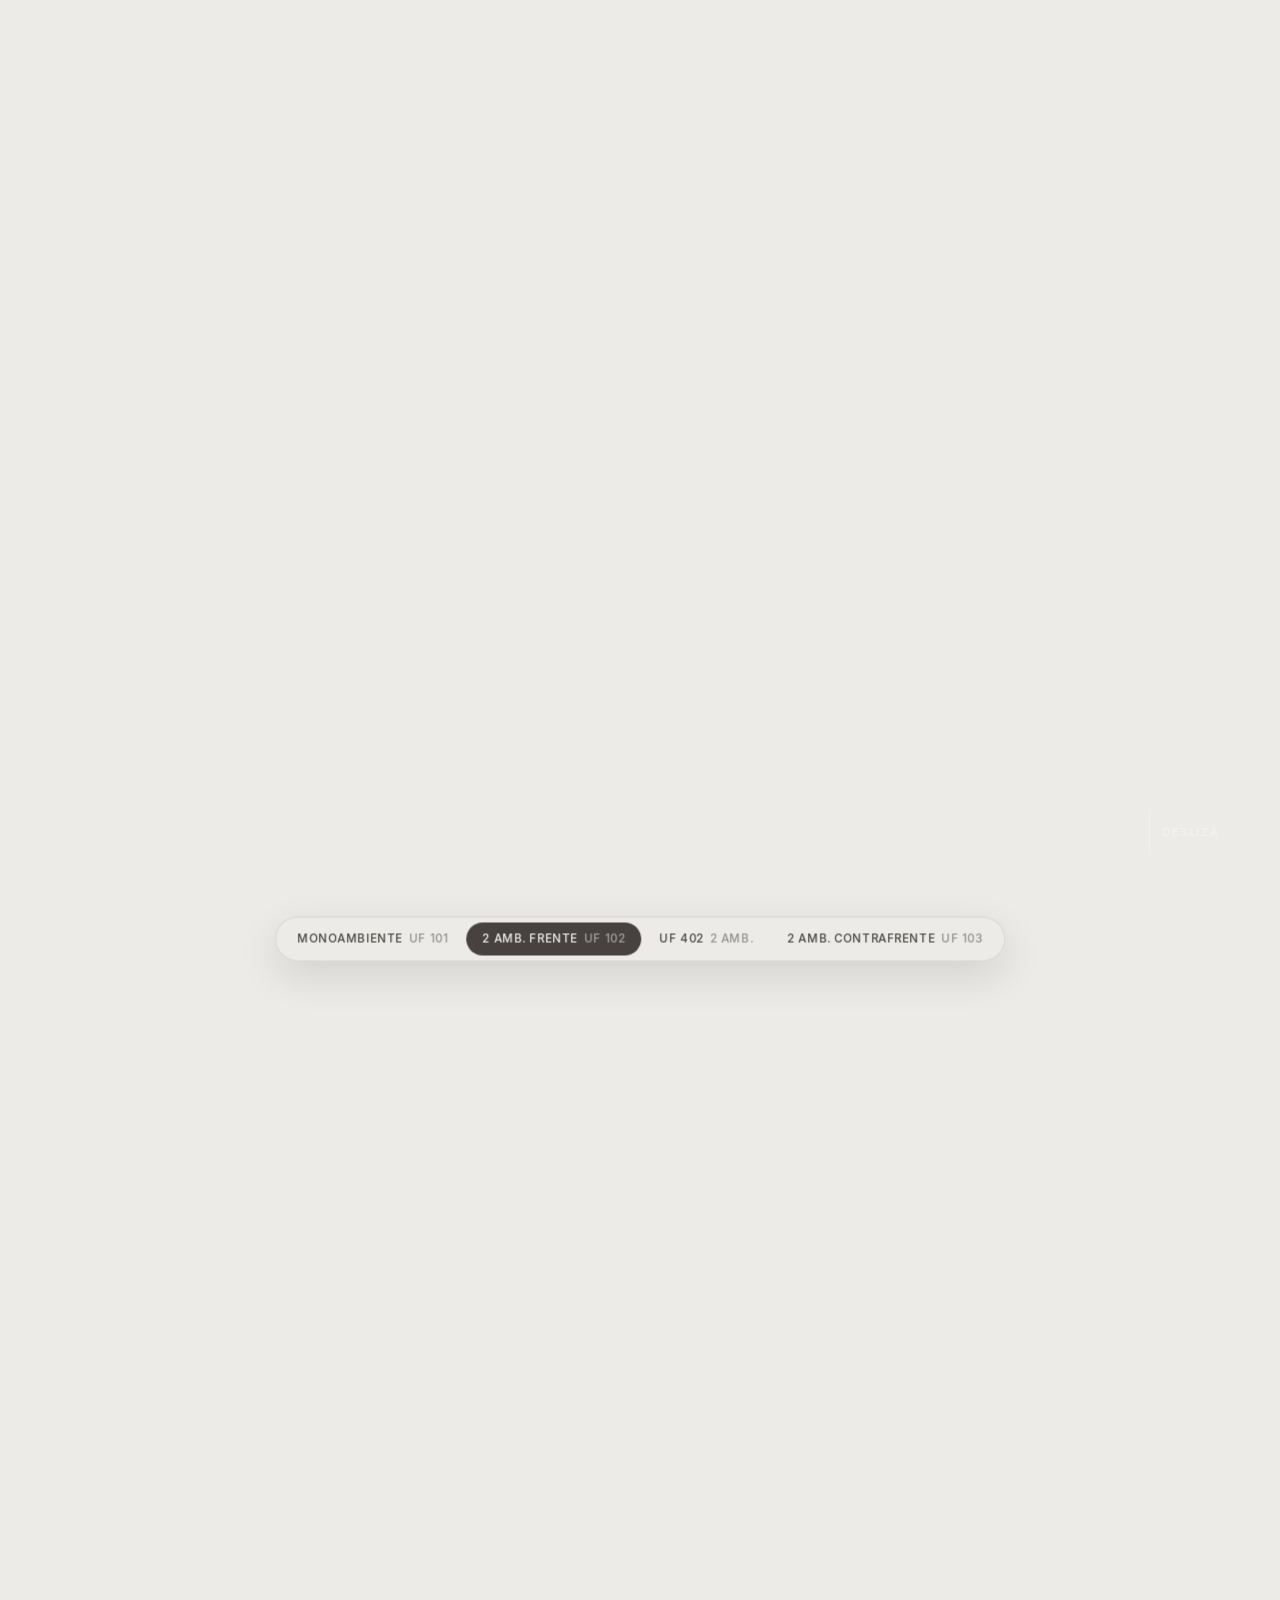
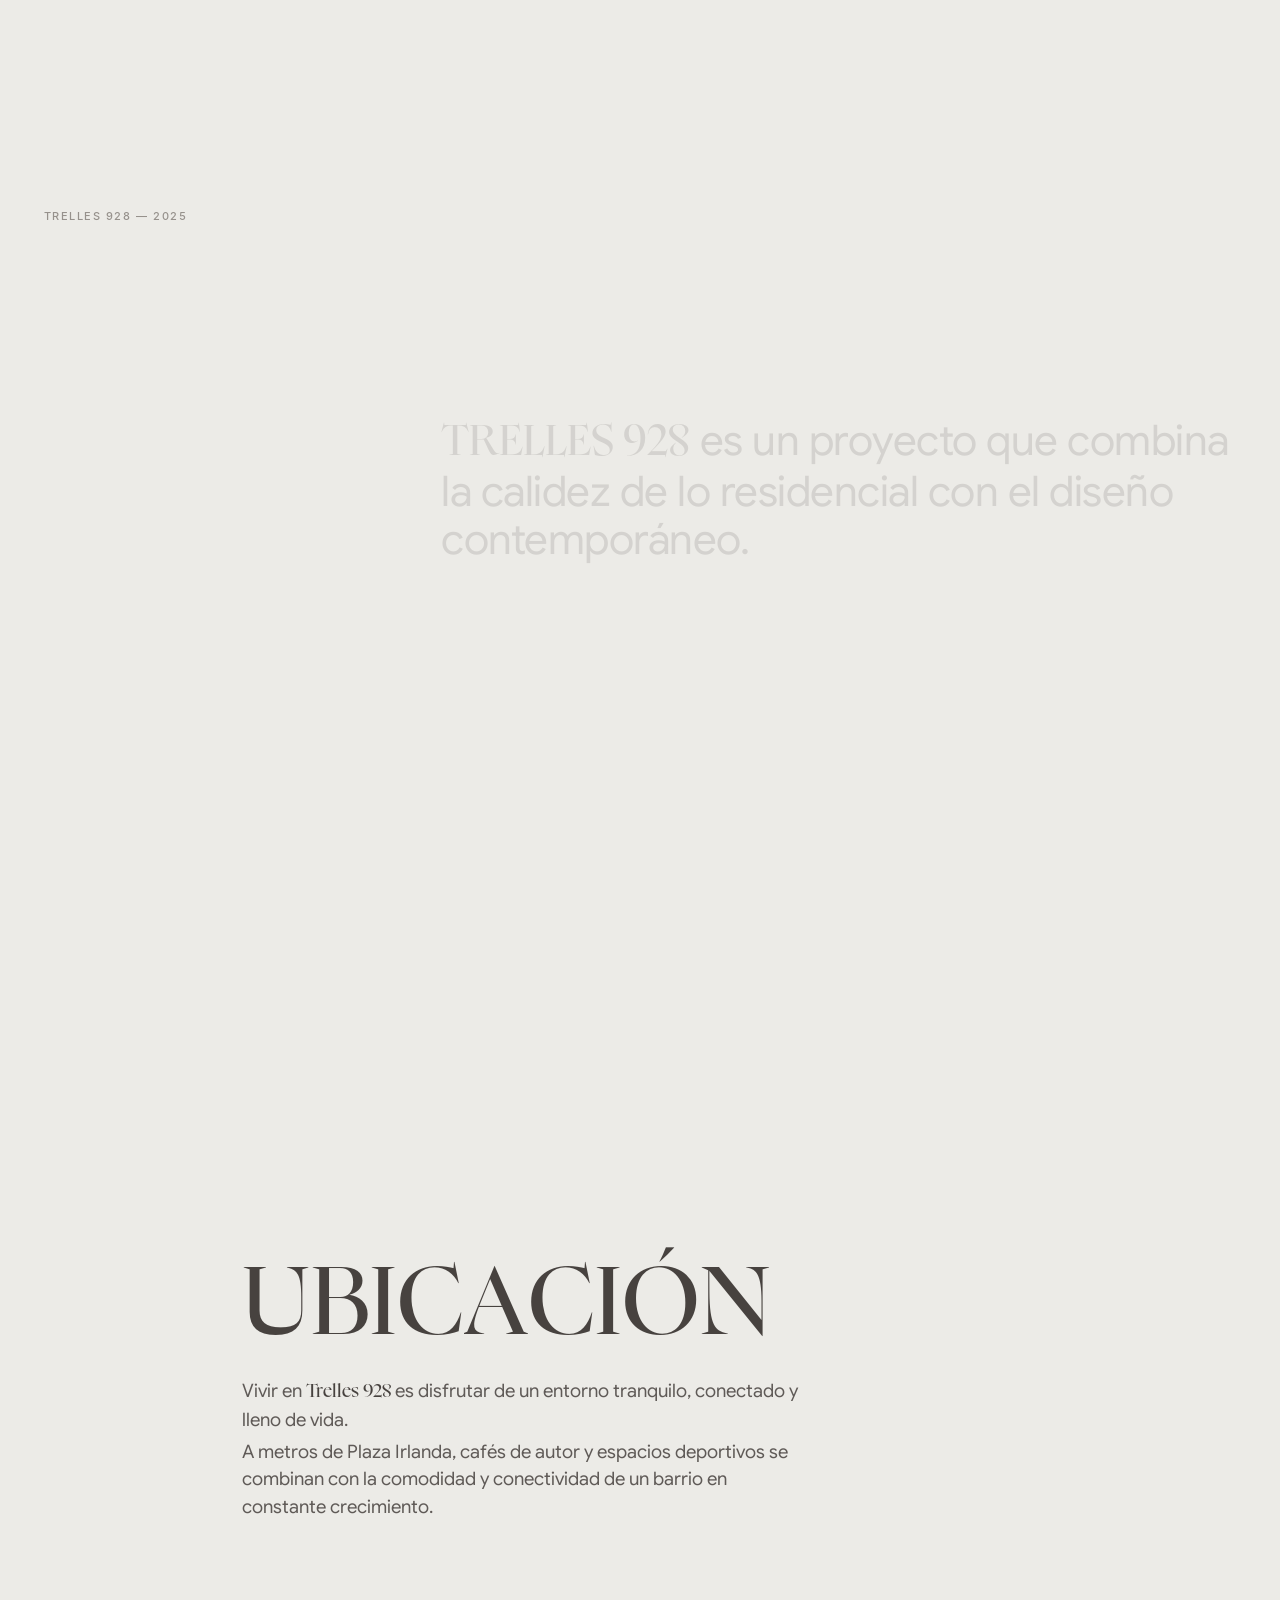
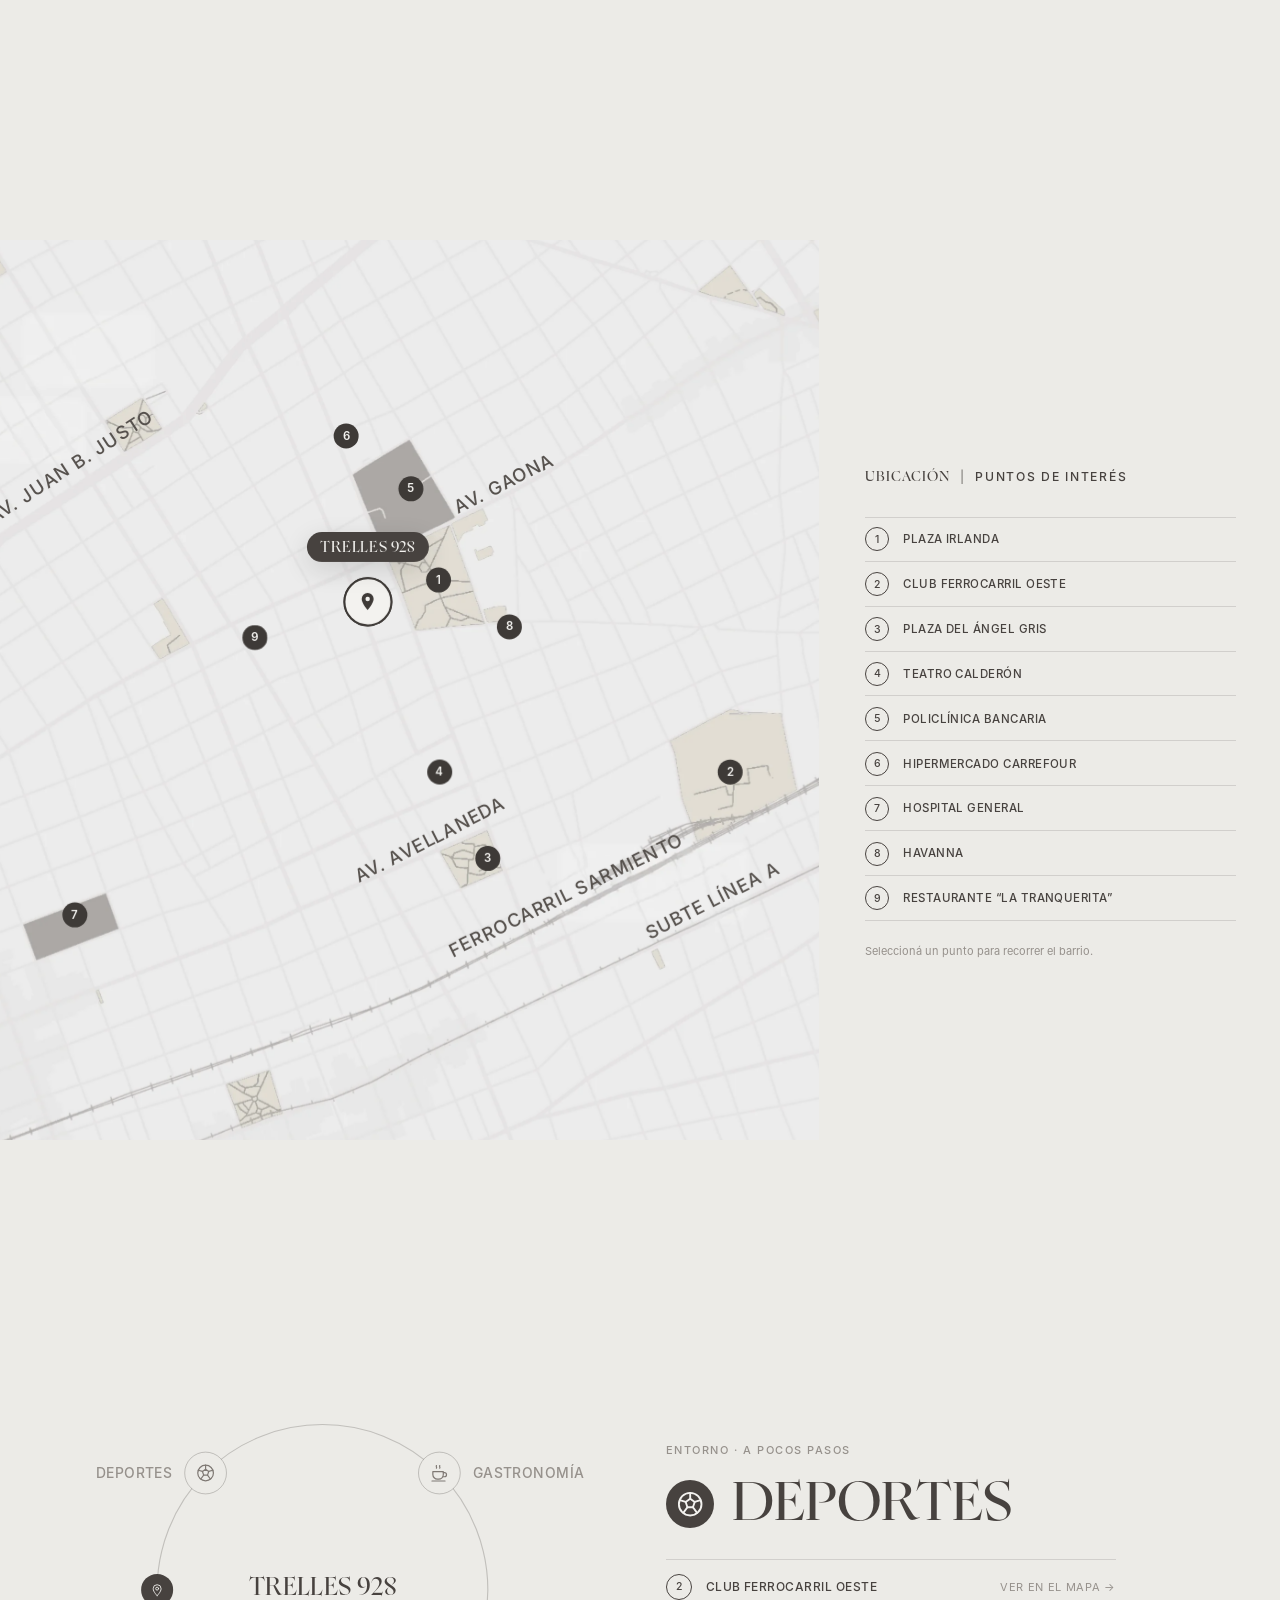
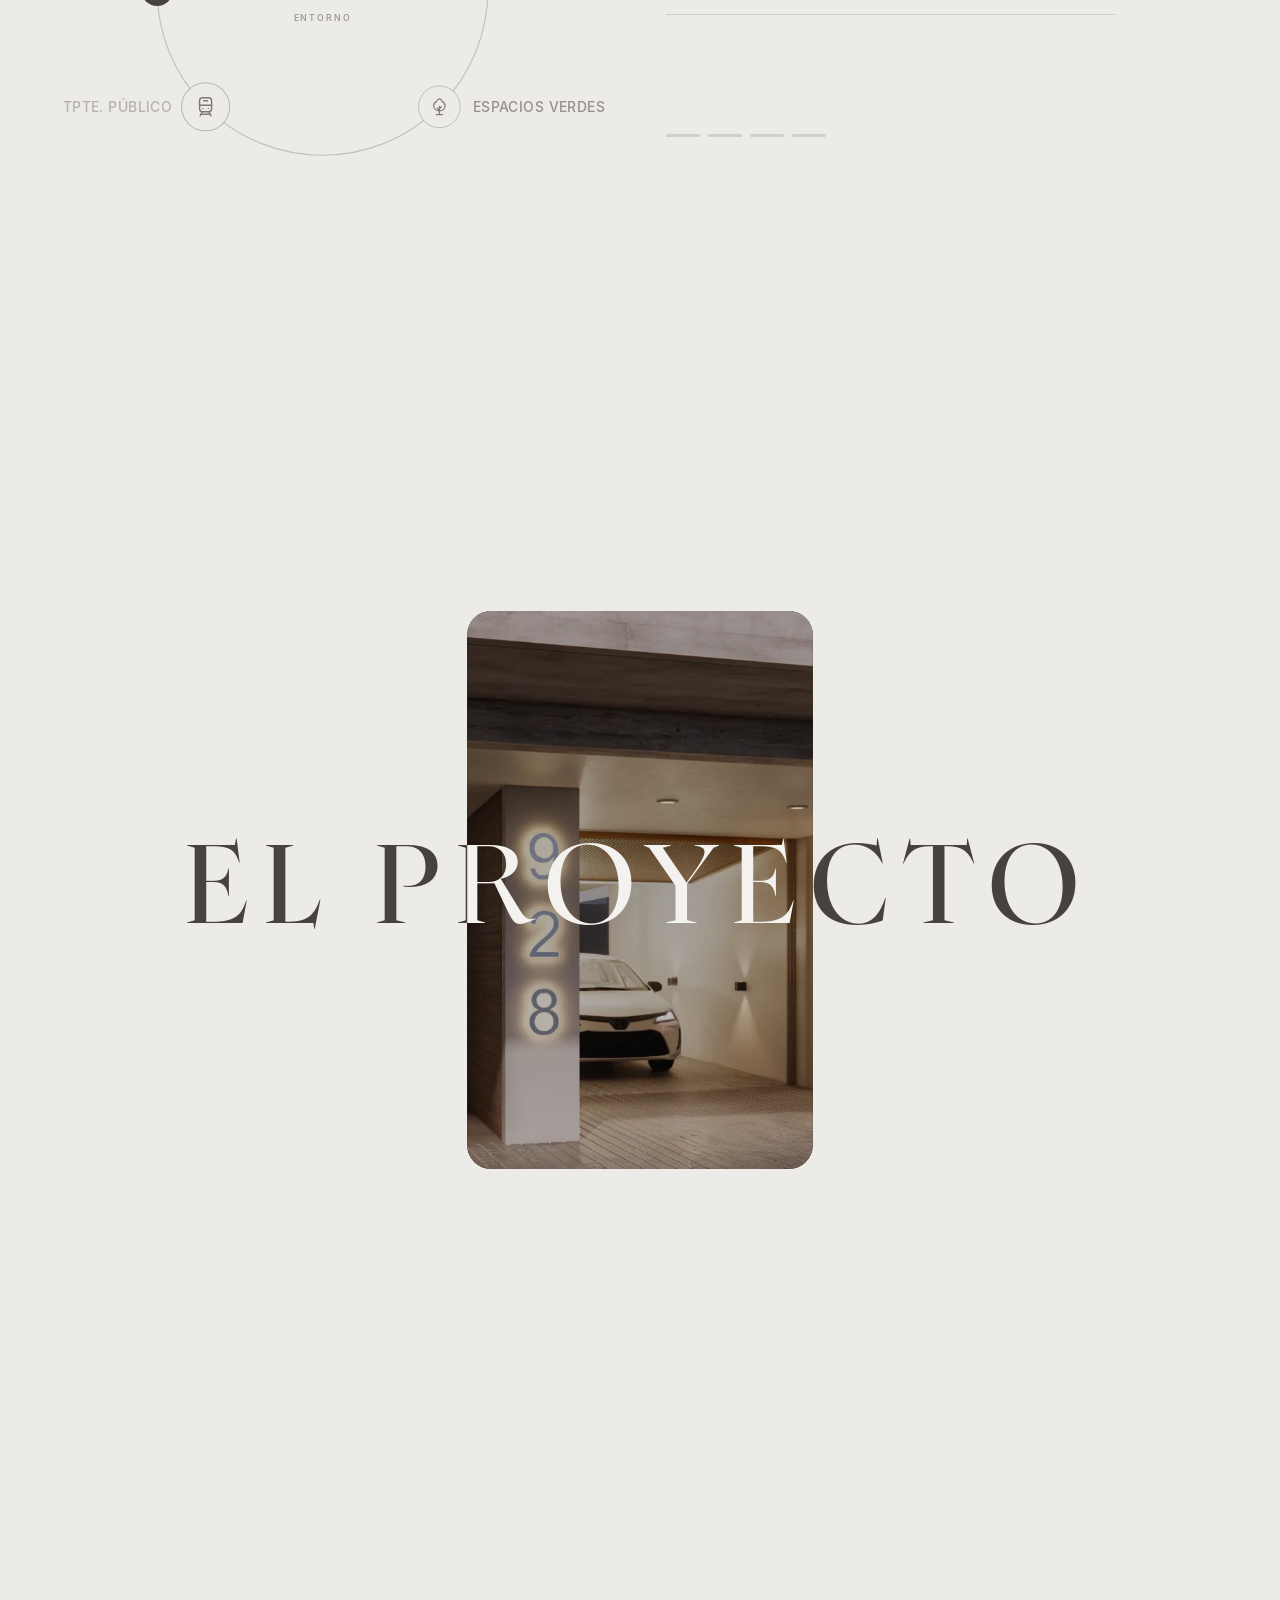
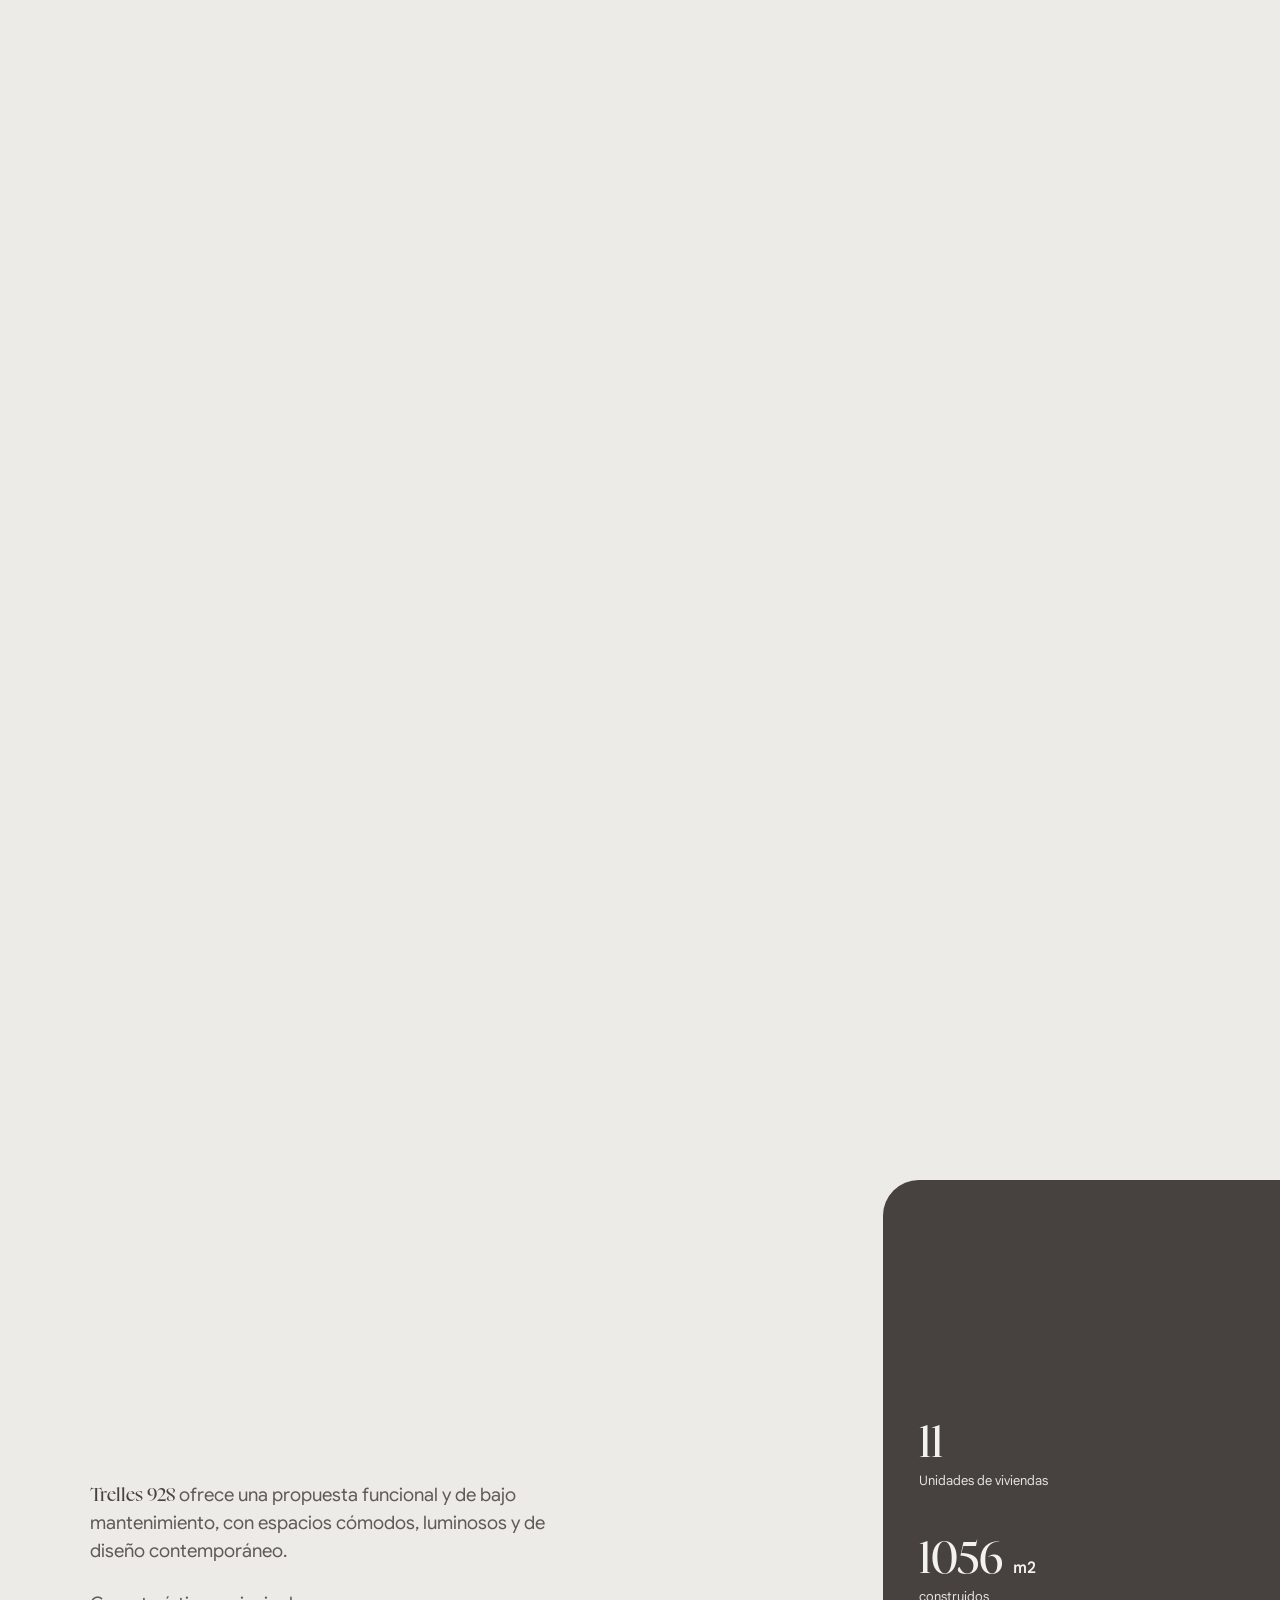
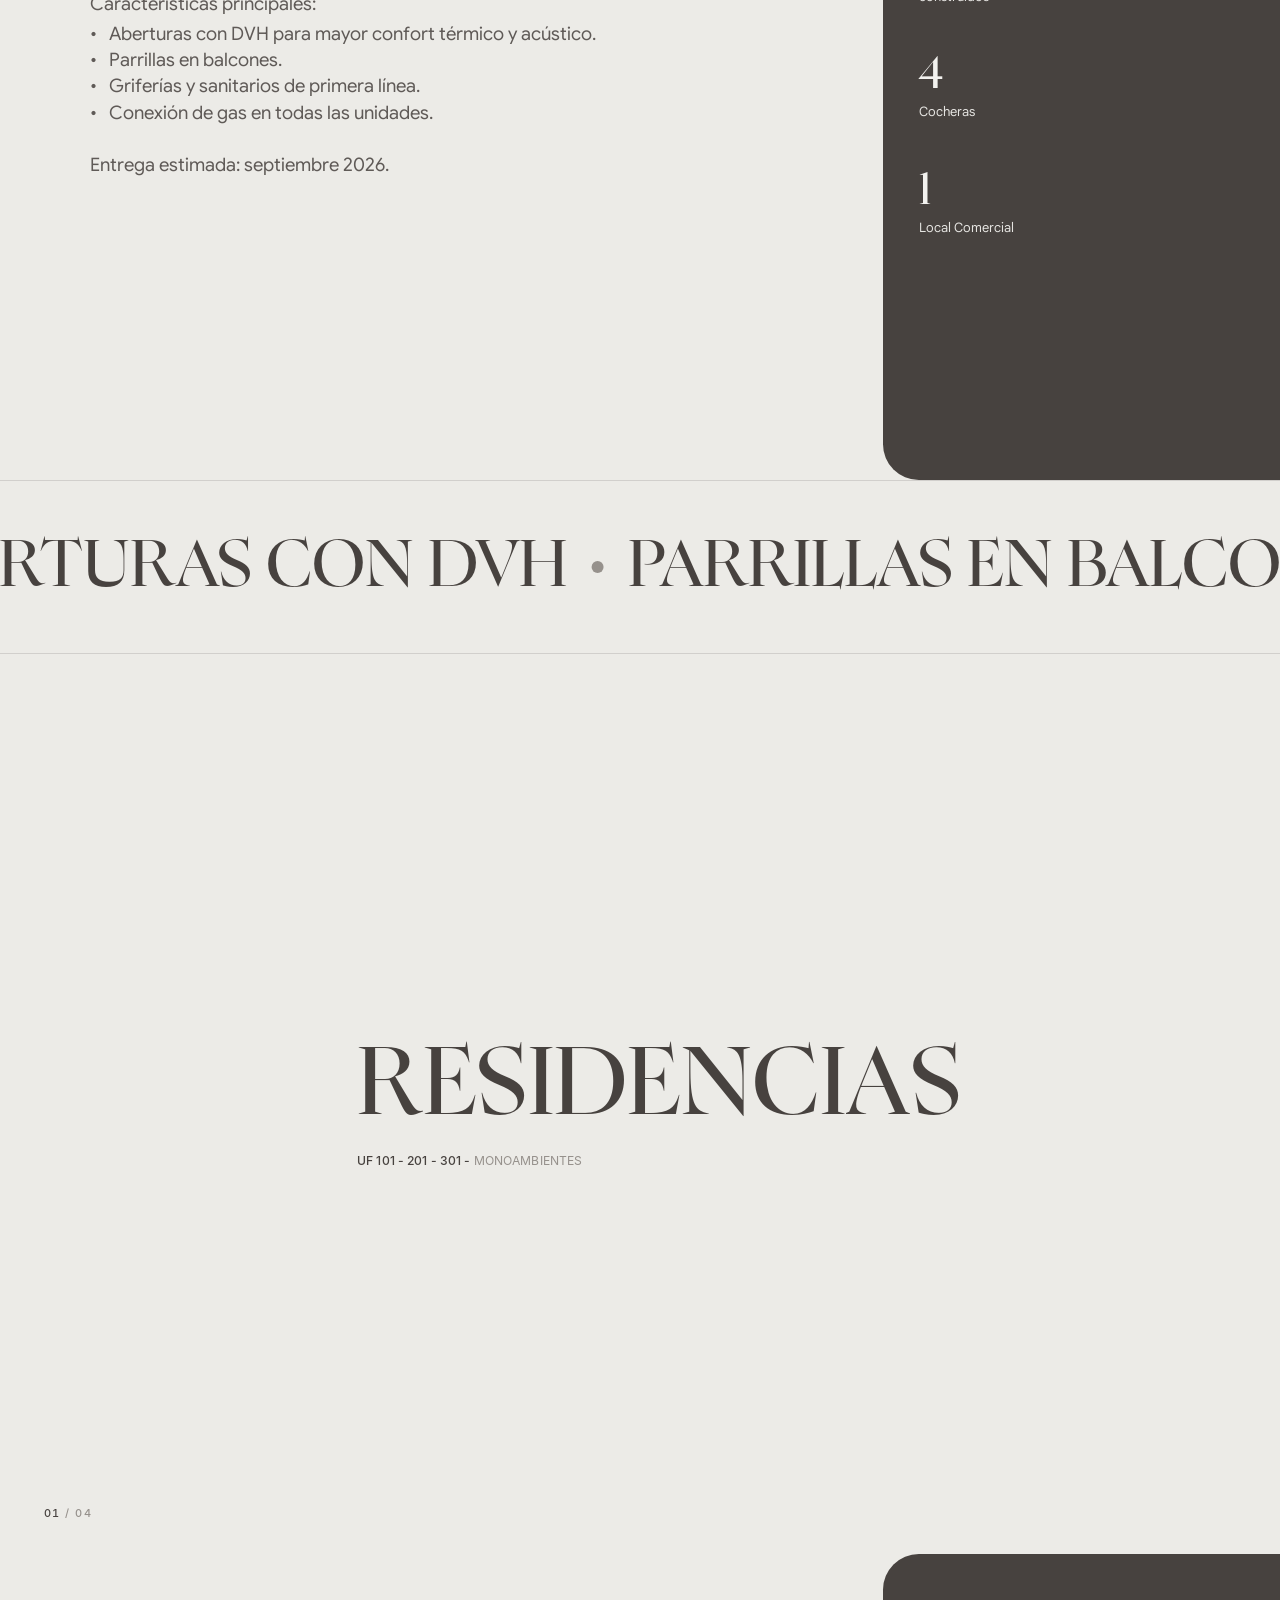
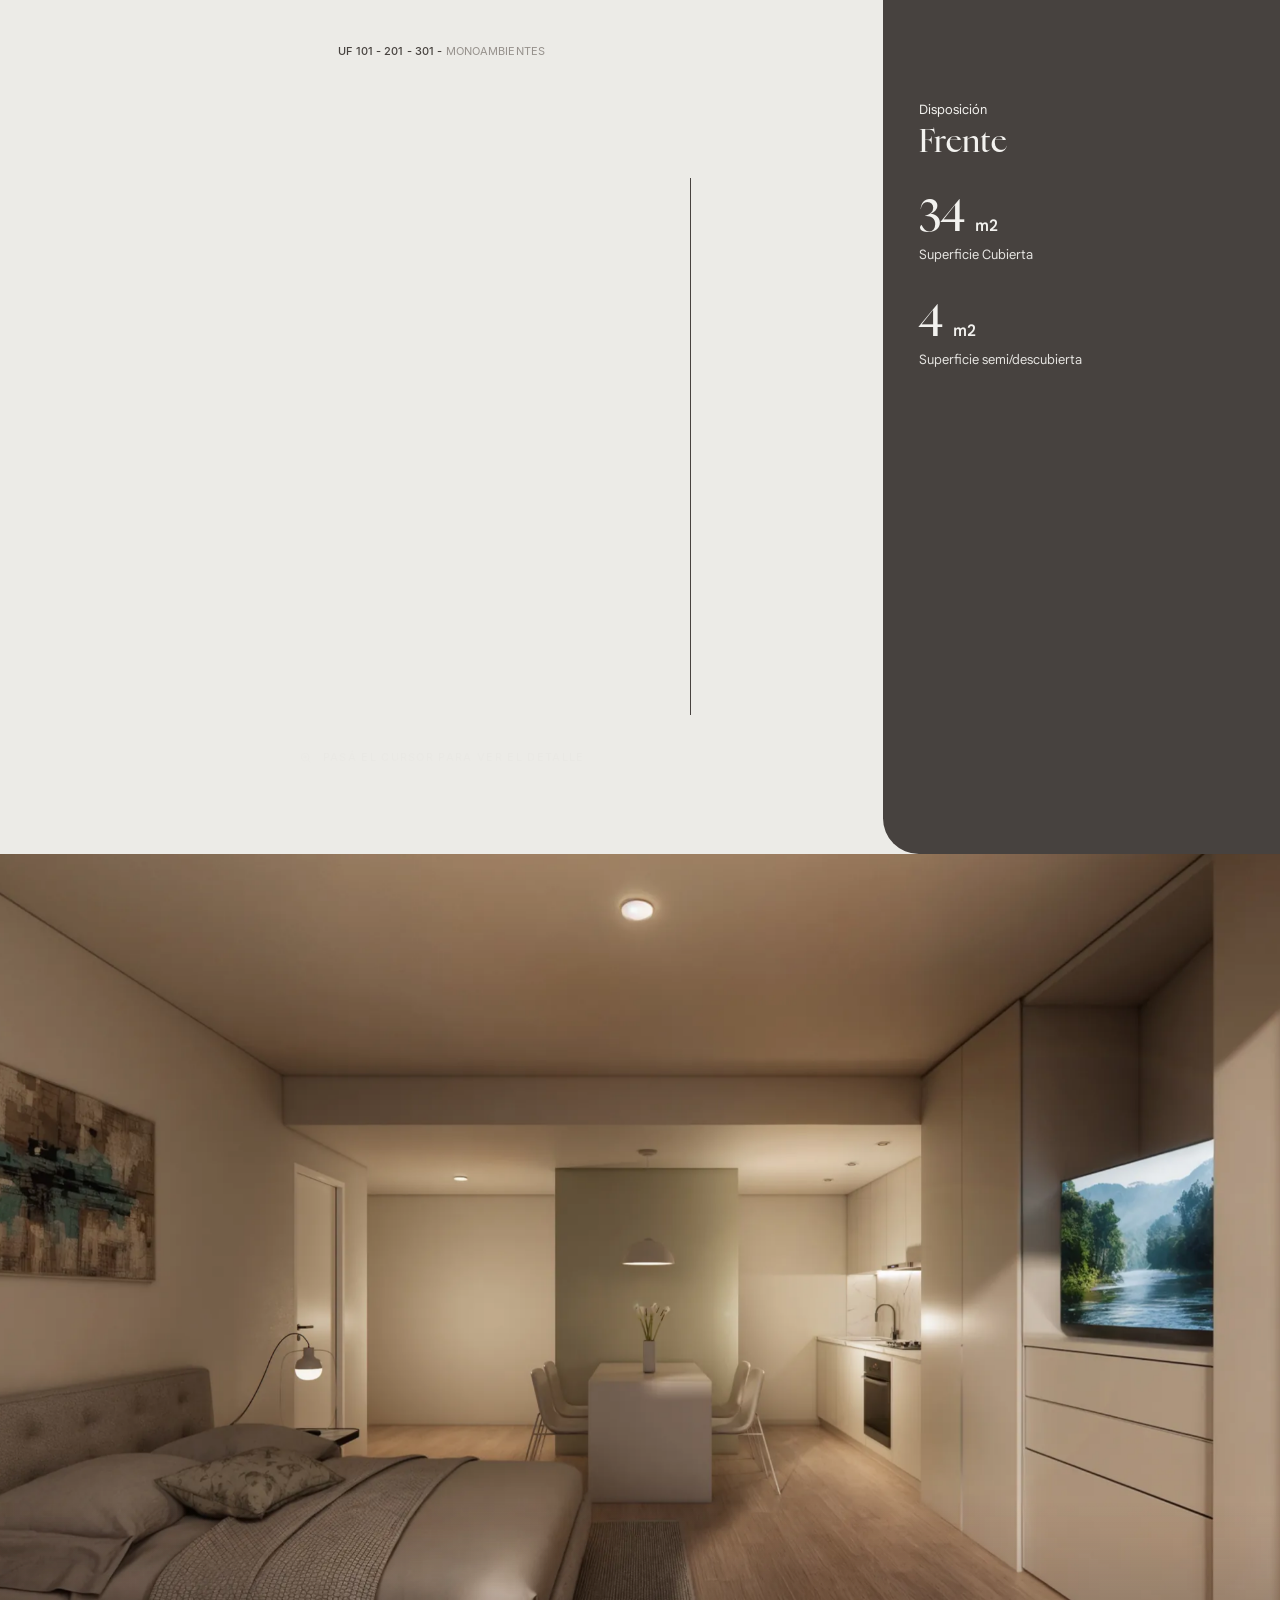
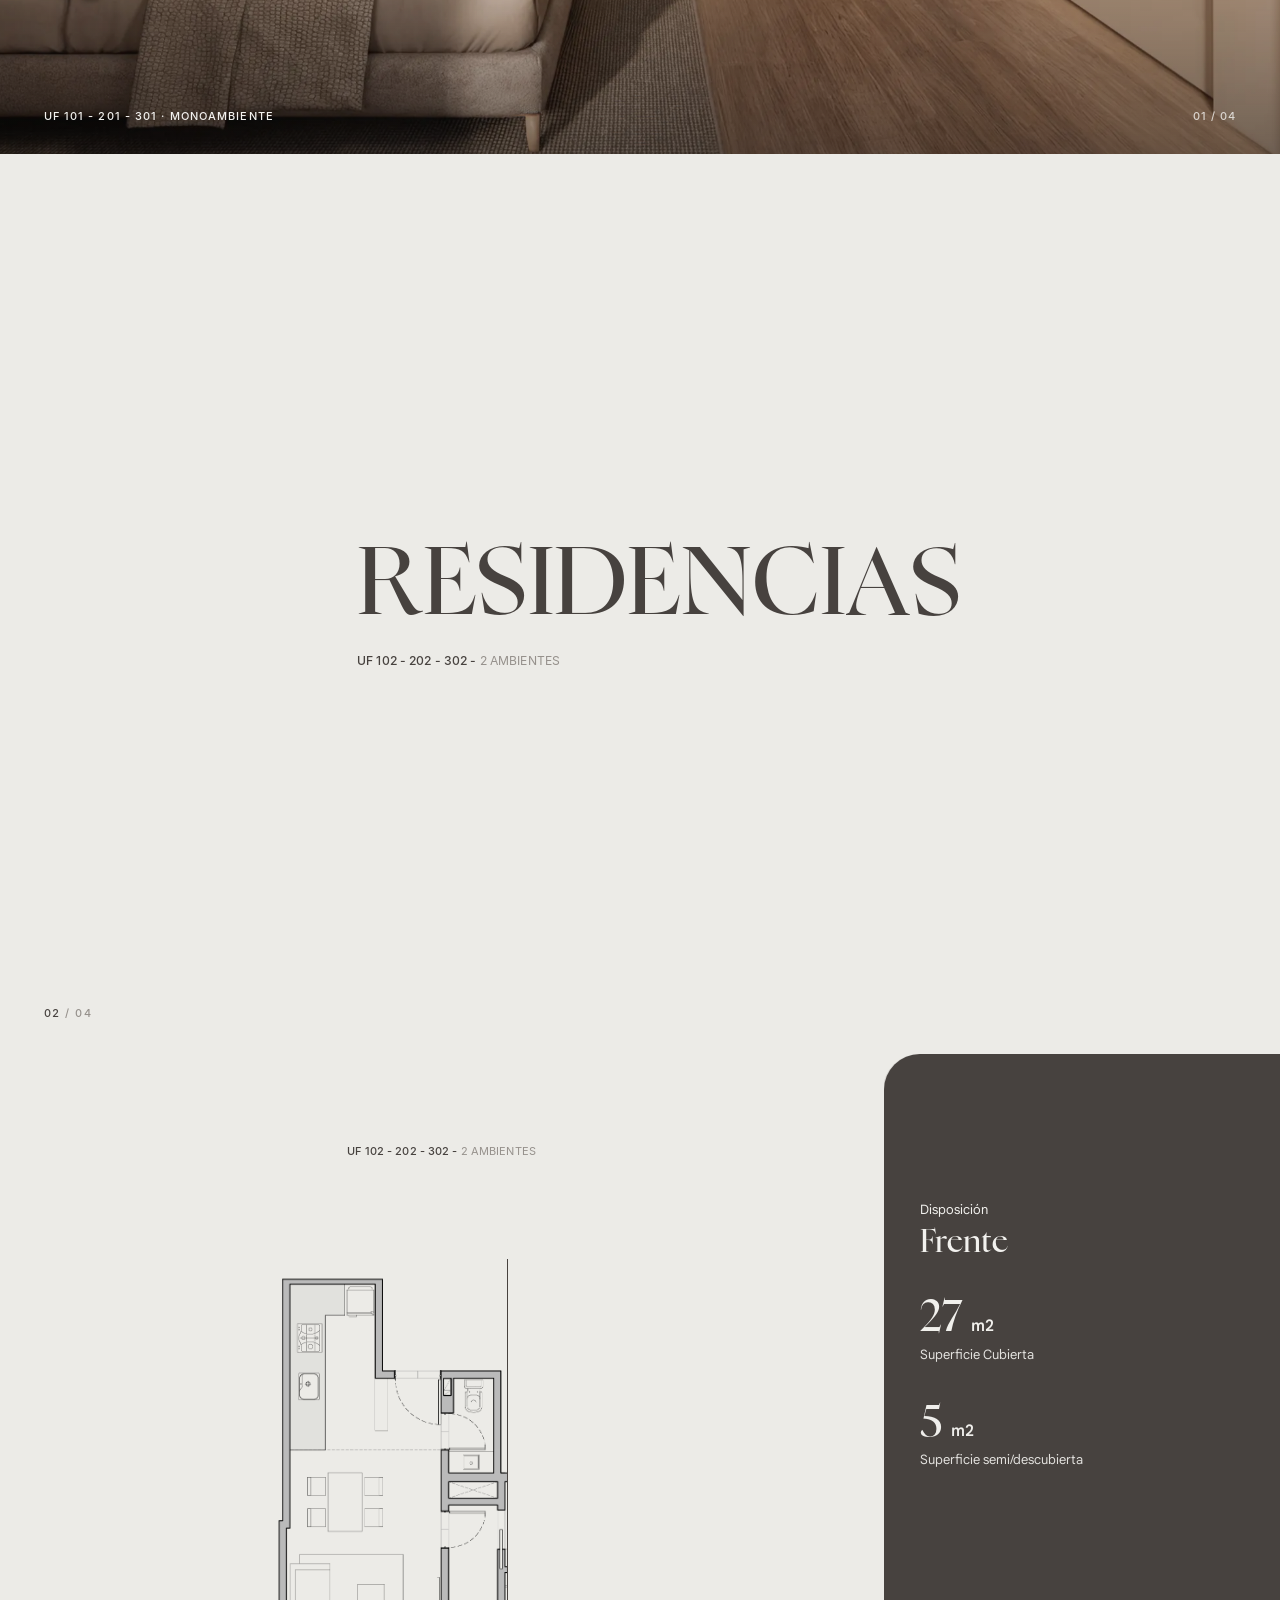
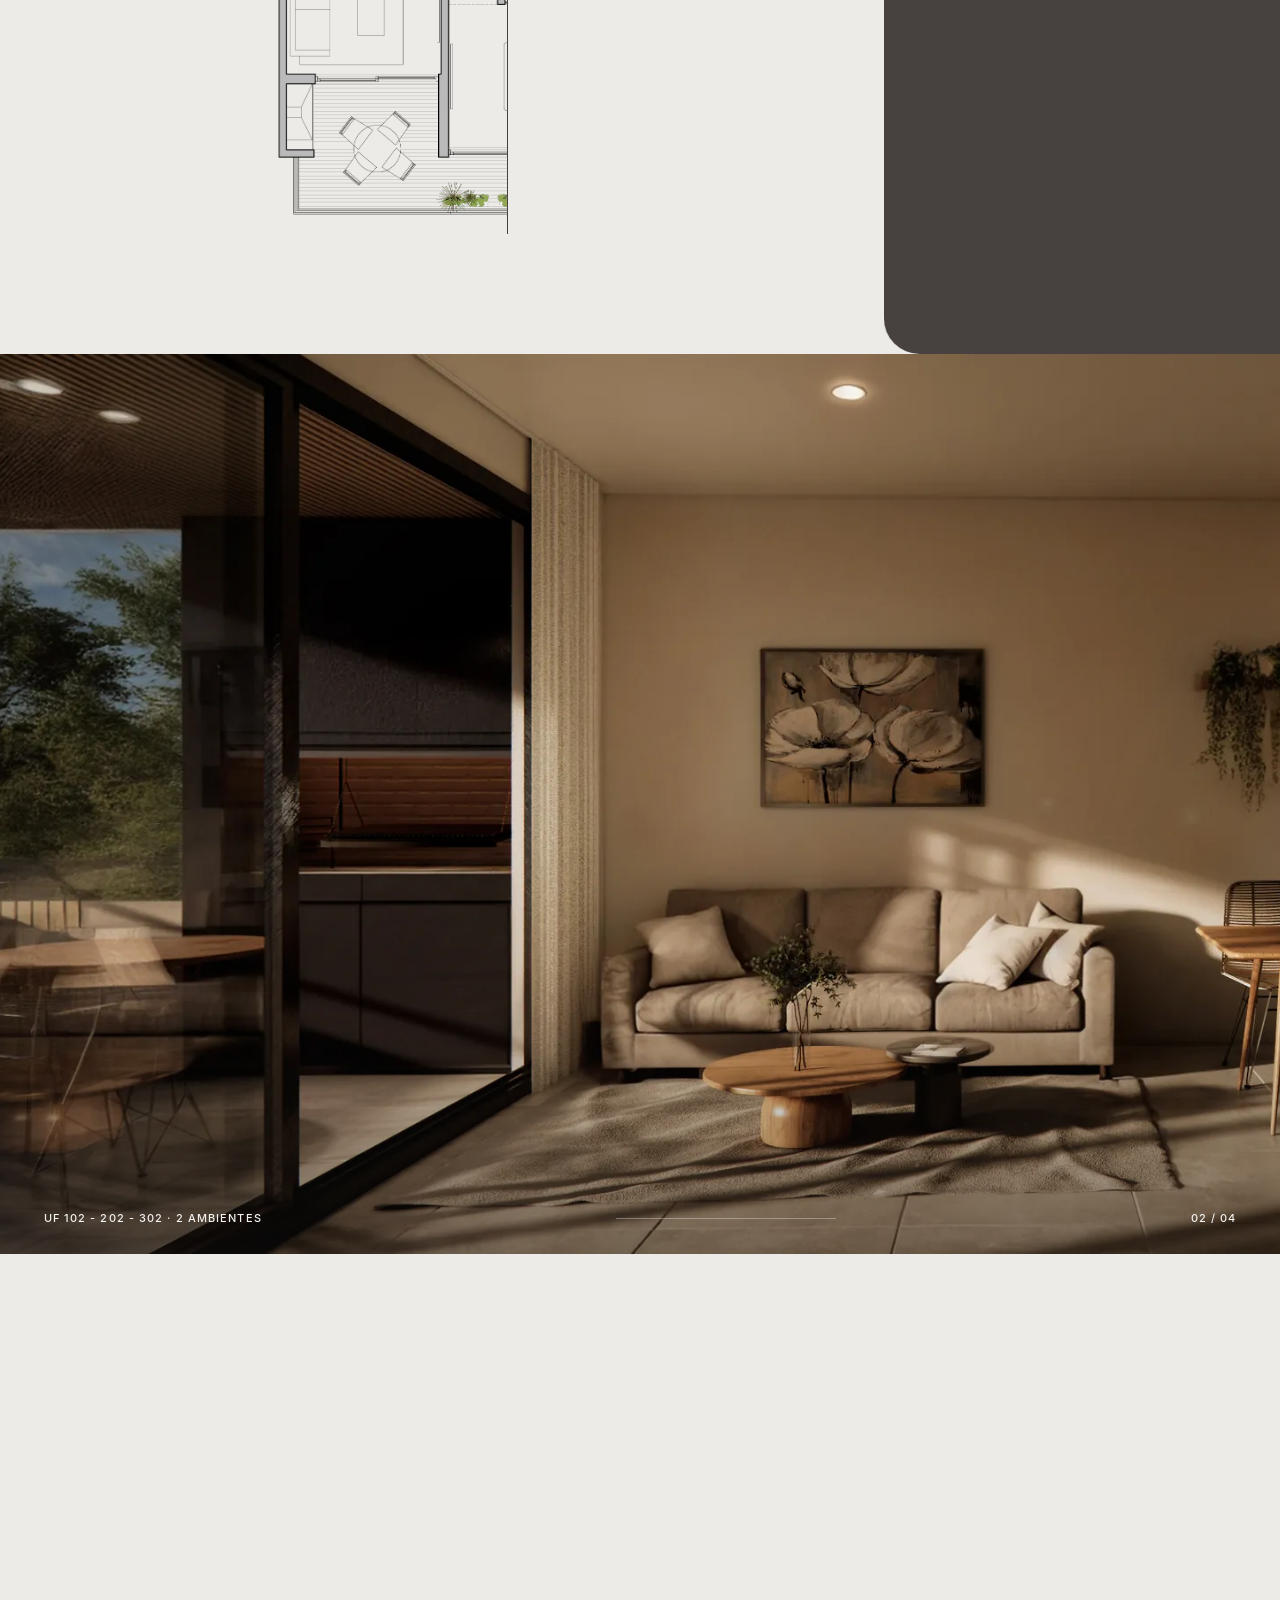
<file: trelles/index.html>
<!DOCTYPE html>
<html lang="es" class="no-js">
<head>
<meta charset="UTF-8">
<meta name="viewport" content="width=device-width, initial-scale=1.0">
<title>Trelles 928 — FENAM Desarrollos · hall</title>
<meta name="description" content="Trelles 928 es un proyecto que combina la calidez de lo residencial con el diseño contemporáneo. 11 unidades de vivienda, 4 cocheras y 1 local comercial. Entrega estimada: septiembre 2026.">
<meta name="theme-color" content="#ECEBE7">
<meta property="og:type" content="website">
<meta property="og:title" content="Trelles 928 — FENAM Desarrollos · hall">
<meta property="og:description" content="La calidez de lo residencial con el diseño contemporáneo. Entrega estimada: septiembre 2026.">
<meta property="og:url" content="https://lym-studio.com/trelles/">
<meta property="og:image" content="https://lym-studio.com/trelles/assets/img/og-trelles.jpg">
<meta property="og:image:width" content="1200">
<meta property="og:image:height" content="630">
<meta name="twitter:card" content="summary_large_image">
<link rel="canonical" href="https://lym-studio.com/trelles/">
<link rel="icon" type="image/svg+xml" href="assets/svg/favicon.svg">
<link rel="preload" href="assets/fonts/nyght-serif-regular.woff2" as="font" type="font/woff2" crossorigin>
<link rel="preload" href="assets/fonts/google-sans-var.woff2" as="font" type="font/woff2" crossorigin>
<link rel="preload" href="assets/fonts/inter-500.woff2" as="font" type="font/woff2" crossorigin>
<link rel="preload" href="assets/img/fachada.webp" as="image" fetchpriority="high">
<link rel="stylesheet" href="assets/vendor/lenis.css">
<link rel="stylesheet" href="assets/css/style.css">
<script>document.documentElement.className = 'js';</script>
</head>
<body class="is-loading">
<a class="skip" href="#main">Saltar al contenido</a>
<svg class="sr-only" aria-hidden="true" focusable="false"><defs><symbol id="ico-pin" viewBox="0 0 24 24"><path pathLength="1" d="M12 21s-6.2-5.9-6.2-10.9a6.2 6.2 0 0 1 12.4 0C18.2 15.1 12 21 12 21z"/><circle pathLength="1" cx="12" cy="10" r="2.3"/></symbol><symbol id="ico-deportes" viewBox="0 0 24 24"><circle pathLength="1" cx="12" cy="12" r="9"/><path pathLength="1" d="M12 7.6l3.6 2.6-1.4 4.2H9.8l-1.4-4.2z"/><path pathLength="1" d="M12 3v4.6M15.6 10.2l4.7-1.4M14.2 14.4l3.3 4.5M9.8 14.4l-3.3 4.5M8.4 10.2 3.7 8.8"/></symbol><symbol id="ico-gastronomia" viewBox="0 0 24 24"><path pathLength="1" d="M4.5 10.5h12v3.2a5.3 5.3 0 0 1-5.3 5.3H9.8a5.3 5.3 0 0 1-5.3-5.3z"/><path pathLength="1" d="M16.5 11.5h1.3a2.4 2.4 0 0 1 0 4.8h-1.6"/><path pathLength="1" d="M3.5 21.2h15"/><path pathLength="1" d="M8.6 3.4c-.9 1.1.9 1.9 0 3.1M12.4 3.4c-.9 1.1.9 1.9 0 3.1"/></symbol><symbol id="ico-transporte" viewBox="0 0 24 24"><rect pathLength="1" x="6" y="3" width="12" height="14" rx="3"/><path pathLength="1" d="M6 10.5h12M10 6h4"/><path pathLength="1" d="M9.3 13.8h.01M14.7 13.8h.01"/><path pathLength="1" d="M8.6 17l-2 4M15.4 17l2 4M7.7 19.5h8.6"/></symbol><symbol id="ico-verdes" viewBox="0 0 24 24"><path pathLength="1" d="M12 16.6c-3.9 0-6.5-2.6-6.5-5.8 0-2.5 1.6-4.1 3.2-4.7C9.4 4.2 10.6 3 12 3s2.6 1.2 3.3 3.1c1.6.6 3.2 2.2 3.2 4.7 0 3.2-2.6 5.8-6.5 5.8z"/><path pathLength="1" d="M12 21v-9.4M12 14.2l2.4-2.2M12 15.9l-2.6-2.4M8.5 21h7"/></symbol></defs></svg>

<!-- 01 · Logos (preloader) -->
<div class="loader clip" aria-hidden="true">
  <div class="loader__logos">
    <span class="loader__logo loader__logo--fenam clip"><svg class="logo-fenam" aria-hidden="true" focusable="false" viewBox="0 0 376.8 128.6" fill="currentColor"><path d="M78.6 25C82.5 25 85.6 21.8 85.6 18C85.6 16.9 86.5 16.1 87.5 16.1L123.9 16.1C124.1 16.1 124.3 16 124.4 15.9L129.4 10.8C129.5 10.6 129.5 10.5 129.5 10.4L129.5 2.6C129.5 2.3 129.2 2 128.9 2L87.5 2C78.7 2 71.6 9.2 71.6 18C71.6 21.8 74.7 25 78.6 25ZM78.6 25"/><path d="M122.5 71.1L87.5 71.1C86.5 71.1 85.6 70.3 85.6 69.2L85.6 51.8C85.6 50.8 86.5 50 87.5 50L107.4 50C107.5 50 107.6 50 107.7 50L116.2 50C116.4 50 116.5 50 116.7 49.9L121.6 44.7C121.8 44.6 121.8 44.5 121.8 44.3L121.8 36.6C121.8 36.3 121.5 36 121.2 36L113.7 36C113.4 35.9 113.1 35.9 112.7 35.9L87.5 35.9C78.7 35.9 71.6 43 71.6 51.8L71.6 69.2C71.6 78 78.7 85.2 87.5 85.2L122.5 85.2C126.4 85.2 129.5 82.1 129.5 78.2C129.5 74.3 126.4 71.1 122.5 71.1ZM122.5 71.1"/><path d="M282.2 38.1C282.2 37.7 282.1 37.4 282 37.2L279.8 29.6L273.4 7.3C273.4 7.1 273.3 7 273.2 6.8L272 2.5C271.8 2.3 271.6 2.2 271.3 2.2L235.2 2.2C234.9 2.2 234.7 2.3 234.5 2.5L230.6 16C229.5 19.8 231.7 23.8 235.6 24.8C239.3 25.7 243.1 23.5 244.2 19.8L245.1 16.6C245.1 16.4 245.3 16.3 245.4 16.3L261.1 16.3C261.2 16.3 261.4 16.4 261.4 16.6L268.2 40.1L268.2 78.2C268.2 82.2 271.5 85.4 275.5 85.3C279.3 85.1 282.2 81.9 282.2 78L282.2 38.1L282.2 38.1ZM282.2 38.1"/><path d="M255.8 36L240.2 35.9C231.4 35.9 224.3 43.1 224.3 51.9L224.3 78.2C224.3 82.1 227.4 85.3 231.3 85.3C235.2 85.3 238.4 82.1 238.4 78.2L238.4 51.9C238.4 50.9 239.2 50 240.2 50L250.9 50.1C251 50.1 251.2 50 251.3 49.9L256.3 44.8C256.4 44.7 256.4 44.5 256.4 44.4L256.4 36.7C256.4 36.3 256.2 36 255.8 36ZM255.8 36"/><path d="M59.3 2L18 2C9.2 2 2 9.2 2 18C2 21.8 5.2 25 9 25C12.9 25 16.1 21.8 16.1 18C16.1 16.9 16.9 16.1 18 16.1L54.4 16.1C54.5 16.1 54.7 16 54.8 15.9L59.8 10.8C59.9 10.6 60 10.5 60 10.4L60 2.6C60 2.3 59.7 2 59.3 2ZM59.3 2"/><path d="M51.5 36L43.2 36C42.8 35.9 42.5 35.9 42.2 35.9L18 35.9C9.2 35.9 2 43 2 51.8L2 78.2C2 82 5.2 85.2 9 85.2C12.9 85.2 16.1 82 16.1 78.2L16.1 51.8C16.1 50.8 16.9 50 18 50L36.9 50C37 50 37.1 50 37.3 50L46.6 50C46.7 50 46.9 50 47 49.9L52 44.7C52.1 44.6 52.2 44.5 52.2 44.3L52.2 36.6C52.2 36.3 51.9 36 51.5 36ZM51.5 36"/><path d="M146.6 38.2L146.6 78.1C146.6 81.9 149.5 85.2 153.4 85.3C157.4 85.5 160.7 82.3 160.7 78.3L160.7 58.7C160.7 57.3 160.3 55.9 159.6 54.7L149.9 37.3C149 35.7 146.6 36.4 146.6 38.2ZM146.6 38.2"/><path d="M197.5 2.1C193.6 2.1 190.5 5.3 190.5 9.2L190.5 56.8L163.8 9.1C163.7 9 163.7 9 163.7 8.9L160.1 2.4C159.9 2.2 159.7 2.1 159.4 2.1L147.7 2.1C147.1 2.1 146.6 2.6 146.6 3.2L146.6 7.2L160.7 32.4L163.6 37.7L163.6 37.8L185 76L185 76L187.6 80.7C187.6 80.7 187.6 80.8 187.7 80.8L190 85C190 85 190 85 190.1 85.1C190.2 85.2 190.4 85.3 190.6 85.3L198.8 85.3C199 85.3 199.1 85.3 199.2 85.2L200.9 83.5C201.5 83.1 202.1 82.5 202.6 81.9L204.4 80.2C204.5 80.1 204.5 79.9 204.5 79.8L204.5 9.2C204.5 5.3 201.4 2.1 197.5 2.1ZM197.5 2.1"/><path d="M373.8 2.1L361.1 2.1C360.8 2.1 360.6 2.2 360.4 2.4L358.6 5.8C358.3 6.1 358.1 6.4 357.9 6.8L337.7 43.4L317.4 6.8C317.2 6.4 317 6.1 316.7 5.8L314.9 2.4C314.7 2.2 314.5 2.1 314.2 2.1L301.5 2.1C301 2.1 300.5 2.6 300.5 3.2L300.5 5.3L330.4 59.4C330.5 59.5 330.6 59.7 330.6 59.8L335.5 68.6C335.9 69.5 336.8 69.9 337.7 69.9C338.5 69.9 339.4 69.5 339.9 68.6L344.7 59.8C344.8 59.7 344.8 59.5 344.9 59.4L360.8 30.8L360.8 78.3C360.8 82.2 363.9 85.4 367.8 85.4C371.7 85.4 374.8 82.2 374.8 78.3L374.8 3.2C374.8 2.6 374.4 2.1 373.8 2.1ZM373.8 2.1"/><path d="M300.5 38.2L300.5 78.1C300.5 81.9 303.4 85.2 307.3 85.3C311.3 85.5 314.6 82.3 314.6 78.3L314.6 58.7C314.6 57.3 314.2 55.9 313.5 54.7L303.8 37.3C302.9 35.7 300.5 36.4 300.5 38.2ZM300.5 38.2"/><path d="M38.6 104.3L46.9 104.3C50.4 104.3 53.1 105.3 55 107.2C56.9 109.2 57.8 111.8 57.8 115.2C57.8 118.6 56.9 121.2 55 123.1C53.1 125.1 50.4 126.1 46.9 126.1L38.6 126.1ZM42.7 122.5L46.9 122.5C49 122.5 50.6 121.9 51.8 120.7C53 119.4 53.5 117.6 53.5 115.2C53.5 112.8 53 111 51.8 109.8C50.6 108.5 49 107.9 46.9 107.9L42.7 107.9ZM42.7 122.5"/><path d="M82.3 104.3L82.3 108L70.4 108L70.4 113.2L81.1 113.2L81.1 116.7L70.4 116.7L70.4 122.4L82.2 122.4L82.2 126.1L66.3 126.1L66.3 104.3ZM82.3 104.3"/><path d="M98.8 126.6C95.9 126.6 93.6 125.9 92 124.6C90.4 123.3 89.6 121.4 89.5 118.9L93.6 118.9C93.6 120.4 94.1 121.6 95 122.2C95.9 122.9 97.2 123.2 99 123.2C100.4 123.2 101.5 123 102.2 122.4C103 121.9 103.4 121.1 103.4 120.1C103.4 119.2 103 118.6 102.4 118.1C101.7 117.7 100.6 117.3 98.9 116.9L97.1 116.6C92.4 115.7 90.1 113.5 90.1 110C90.1 108.1 90.8 106.6 92.2 105.5C93.6 104.4 95.6 103.9 98.1 103.9C101 103.9 103.2 104.5 104.6 105.7C106.1 106.9 106.9 108.6 107 110.8L103 110.8C102.9 109.6 102.5 108.7 101.7 108.1C101 107.5 99.8 107.2 98.2 107.2C96.9 107.2 96 107.4 95.3 107.9C94.6 108.4 94.3 109 94.3 109.9C94.3 110.7 94.6 111.4 95.2 111.9C95.8 112.4 96.9 112.7 98.5 113.1L100.4 113.4C103 114 104.8 114.7 105.9 115.7C107.1 116.7 107.6 118.1 107.6 119.9C107.6 122 106.9 123.6 105.3 124.8C103.8 126 101.6 126.6 98.8 126.6ZM98.8 126.6"/><path d="M135.2 126.1L130.8 126.1L129.1 121.3L119.6 121.3L117.9 126.1L113.7 126.1L121.9 104.3L126.8 104.3ZM121.7 115.4L120.8 117.8L127.9 117.8L127 115.4C126.3 113.6 125.4 111.1 124.3 108C123.5 110.5 122.6 113 121.7 115.4ZM121.7 115.4"/><path d="M159.6 120.3L159.8 123.5C159.8 124.6 160 125.4 160.4 126.1L156.2 126.1C155.8 125.5 155.6 124.6 155.6 123.5L155.5 121.1C155.5 119.8 155.2 118.9 154.6 118.3C154.1 117.8 153.2 117.6 152 117.6L146.7 117.6L146.7 126.1L142.6 126.1L142.6 104.3L152.4 104.3C154.8 104.3 156.7 104.9 158 106C159.4 107.1 160.1 108.6 160.1 110.5C160.1 113.1 158.9 114.8 156.4 115.7C157.5 116 158.3 116.6 158.8 117.3C159.3 118 159.5 119 159.6 120.3ZM146.7 107.7L146.7 114.3L152.2 114.3C153.3 114.3 154.2 114 154.9 113.5C155.5 112.9 155.8 112 155.8 110.9C155.8 109.9 155.5 109.1 154.8 108.6C154.2 108 153.2 107.7 152 107.7ZM146.7 107.7"/><path d="M185.7 120.3L185.8 123.5C185.9 124.6 186.1 125.4 186.5 126.1L182.3 126.1C181.9 125.5 181.7 124.6 181.7 123.5L181.6 121.1C181.5 119.8 181.2 118.9 180.7 118.3C180.2 117.8 179.3 117.6 178.1 117.6L172.8 117.6L172.8 126.1L168.6 126.1L168.6 104.3L178.5 104.3C180.9 104.3 182.8 104.9 184.1 106C185.5 107.1 186.2 108.6 186.2 110.5C186.2 113.1 184.9 114.8 182.5 115.7C183.6 116 184.4 116.6 184.9 117.3C185.4 118 185.6 119 185.7 120.3ZM172.8 107.7L172.8 114.3L178.2 114.3C179.4 114.3 180.3 114 180.9 113.5C181.6 112.9 181.9 112 181.9 110.9C181.9 109.9 181.6 109.1 180.9 108.6C180.3 108 179.3 107.7 178.1 107.7ZM172.8 107.7"/><path d="M211.7 120.3L211.9 123.5C211.9 124.6 212.2 125.4 212.6 126.1L208.4 126.1C208 125.5 207.8 124.6 207.8 123.5L207.7 121.1C207.6 119.8 207.3 118.9 206.8 118.3C206.2 117.8 205.4 117.6 204.2 117.6L198.8 117.6L198.8 126.1L194.7 126.1L194.7 104.3L204.6 104.3C207 104.3 208.9 104.9 210.2 106C211.6 107.1 212.2 108.6 212.2 110.5C212.2 113.1 211 114.8 208.6 115.7C209.7 116 210.5 116.6 211 117.3C211.4 118 211.7 119 211.7 120.3ZM198.8 107.7L198.8 114.3L204.3 114.3C205.5 114.3 206.4 114 207 113.5C207.7 112.9 208 112 208 110.9C208 109.9 207.7 109.1 207 108.6C206.3 108 205.4 107.7 204.2 107.7ZM198.8 107.7"/><path d="M230.8 126.6C227.5 126.6 224.9 125.5 222.9 123.4C220.9 121.3 219.9 118.6 219.9 115.2C219.9 111.8 220.9 109.1 222.9 107C224.9 104.9 227.5 103.9 230.8 103.9C234 103.9 236.6 104.9 238.6 107C240.6 109 241.6 111.8 241.6 115.2C241.6 118.6 240.6 121.4 238.6 123.4C236.6 125.5 234 126.6 230.8 126.6ZM224.2 115.2C224.2 117.6 224.8 119.5 226 120.8C227.2 122.2 228.8 122.9 230.8 122.9C232.7 122.9 234.3 122.2 235.5 120.8C236.7 119.5 237.3 117.6 237.3 115.2C237.3 112.8 236.7 110.9 235.5 109.6C234.3 108.2 232.7 107.5 230.8 107.5C228.8 107.5 227.2 108.2 226 109.6C224.8 110.9 224.2 112.8 224.2 115.2ZM224.2 115.2"/><path d="M254.2 104.3L254.2 122.4L264.5 122.4L264.5 126.1L250 126.1L250 104.3ZM254.2 104.3"/><path d="M276.7 104.3L276.7 122.4L287 122.4L287 126.1L272.5 126.1L272.5 104.3ZM276.7 104.3"/><path d="M303.3 126.6C300 126.6 297.4 125.5 295.4 123.4C293.4 121.3 292.4 118.6 292.4 115.2C292.4 111.8 293.4 109.1 295.4 107C297.4 104.9 300 103.9 303.3 103.9C306.6 103.9 309.2 104.9 311.2 107C313.1 109 314.1 111.8 314.1 115.2C314.1 118.6 313.1 121.4 311.2 123.4C309.2 125.5 306.5 126.6 303.3 126.6ZM296.7 115.2C296.7 117.6 297.3 119.5 298.5 120.8C299.7 122.2 301.3 122.9 303.3 122.9C305.3 122.9 306.9 122.2 308.1 120.8C309.3 119.5 309.9 117.6 309.9 115.2C309.9 112.8 309.3 110.9 308.1 109.6C306.9 108.2 305.3 107.5 303.3 107.5C301.3 107.5 299.7 108.2 298.5 109.6C297.3 110.9 296.7 112.8 296.7 115.2ZM296.7 115.2"/><path d="M330.6 126.6C327.7 126.6 325.4 125.9 323.8 124.6C322.1 123.3 321.3 121.4 321.3 118.9L325.4 118.9C325.4 120.4 325.8 121.6 326.7 122.2C327.6 122.9 329 123.2 330.7 123.2C332.1 123.2 333.2 123 334 122.4C334.7 121.9 335.1 121.1 335.1 120.1C335.1 119.2 334.8 118.6 334.2 118.1C333.5 117.7 332.4 117.3 330.7 116.9L328.8 116.6C324.2 115.7 321.8 113.5 321.8 110C321.8 108.1 322.6 106.6 324 105.5C325.4 104.4 327.4 103.9 329.9 103.9C332.8 103.9 334.9 104.5 336.4 105.7C337.9 106.9 338.7 108.6 338.7 110.8L334.7 110.8C334.7 109.6 334.3 108.7 333.5 108.1C332.8 107.5 331.6 107.2 330 107.2C328.7 107.2 327.7 107.4 327.1 107.9C326.4 108.4 326.1 109 326.1 109.9C326.1 110.7 326.4 111.4 327 111.9C327.6 112.4 328.7 112.7 330.3 113.1L332.2 113.4C334.7 114 336.6 114.7 337.7 115.7C338.8 116.7 339.4 118.1 339.4 119.9C339.4 122 338.6 123.6 337.1 124.8C335.5 126 333.4 126.6 330.6 126.6ZM330.6 126.6"/></svg></span>
    <span class="loader__logo loader__logo--hall clip"><svg class="logo-hall" aria-hidden="true" focusable="false" viewBox="0 0 321.6 120.2" fill="currentColor"><path d="M174.2 89.4L141.6 89.4C133.5 90.8 125.7 96 121.9 103.4C120 107 119.8 111.5 115.6 113.3C109.5 116 103.6 112.2 103 105.8C104 80.5 97.2 54.7 118.8 36.2C139.8 18.2 172.2 24.1 185.7 48C195.6 65.3 190.3 86.7 191.6 105.8C191.1 113.1 183.1 116.9 177.4 112.1C176.1 111.1 174.2 108.6 174.2 107L174.2 89.4ZM174.2 72L174.2 66.3C174.2 56.8 163 45.8 154 43.7C139.1 40.3 120.4 51.4 120.4 67.5L120.4 79.9C124.8 76.9 129.7 74.5 134.8 73.2C136.2 72.9 139.6 72 140.7 72L174.2 72ZM174.2 72"/><path d="M19 42.8C39.9 27.1 69.7 32.2 83.6 54.4C93.8 70.8 89.4 88.6 90.3 107C87.8 117.8 73.8 117 72.8 105.4C71.4 87.4 78.7 66.1 60.2 54.8C46.1 46.3 27.3 52.5 21.2 67.7C17.3 77.4 20.3 94.1 19.4 105C18.5 116.9 4.5 118.2 2 107L2.1 11C3.8 4.3 12.4 2 17.1 7.4C20.6 11.4 19.1 15.4 19 20C18.9 27.6 19.1 35.2 19 42.8ZM19 42.8"/><path d="M270.7 25.8C275.6 25.1 279.3 27.4 281 32C281.8 44.9 280.2 58.6 281 71.4C281.8 82.3 289.8 93 300.5 95.9C305.1 97.2 310.7 95.9 314.1 99.7C319.6 105.7 314.7 114.3 307 114.4C295.5 114.4 282.4 107.8 274.9 99.3C258.3 80.5 265 56.8 263.6 33.9C264 30 266.8 26.5 270.7 25.8ZM270.7 25.8"/><path d="M211.7 25.9C216.6 25.2 220.7 27.6 222 32.4C222.9 45.4 221.1 59.3 222.1 72.2C222.8 82.5 231 92.7 240.9 95.7C246.7 97.5 255.4 95.5 257.1 103.6C258.4 109.7 253.5 114.4 247.6 114.3C225.1 113.9 206.1 94.7 204.7 72.6C203.8 59.9 205.3 46.3 204.7 33.5C205.1 29.7 207.8 26.4 211.7 25.9ZM211.7 25.9"/></svg></span>
  </div>
  <div class="loader__foot">
    <span>Proyecto Trelles 928</span>
    <span class="loader__count"><span data-count>0</span>%</span>
  </div>
  <div class="loader__bar"><span></span></div>
</div>

<div class="cursor" aria-hidden="true"><span class="cursor__bubble"></span></div>

<header class="header" data-theme="light">
  <a class="header__brand" href="#inicio" data-theme="light" aria-label="Trelles 928 · FENAM Desarrollos y hall — volver al inicio">
    <svg class="logo-fenam" aria-hidden="true" focusable="false" viewBox="0 0 376.8 128.6" fill="currentColor"><path d="M78.6 25C82.5 25 85.6 21.8 85.6 18C85.6 16.9 86.5 16.1 87.5 16.1L123.9 16.1C124.1 16.1 124.3 16 124.4 15.9L129.4 10.8C129.5 10.6 129.5 10.5 129.5 10.4L129.5 2.6C129.5 2.3 129.2 2 128.9 2L87.5 2C78.7 2 71.6 9.2 71.6 18C71.6 21.8 74.7 25 78.6 25ZM78.6 25"/><path d="M122.5 71.1L87.5 71.1C86.5 71.1 85.6 70.3 85.6 69.2L85.6 51.8C85.6 50.8 86.5 50 87.5 50L107.4 50C107.5 50 107.6 50 107.7 50L116.2 50C116.4 50 116.5 50 116.7 49.9L121.6 44.7C121.8 44.6 121.8 44.5 121.8 44.3L121.8 36.6C121.8 36.3 121.5 36 121.2 36L113.7 36C113.4 35.9 113.1 35.9 112.7 35.9L87.5 35.9C78.7 35.9 71.6 43 71.6 51.8L71.6 69.2C71.6 78 78.7 85.2 87.5 85.2L122.5 85.2C126.4 85.2 129.5 82.1 129.5 78.2C129.5 74.3 126.4 71.1 122.5 71.1ZM122.5 71.1"/><path d="M282.2 38.1C282.2 37.7 282.1 37.4 282 37.2L279.8 29.6L273.4 7.3C273.4 7.1 273.3 7 273.2 6.8L272 2.5C271.8 2.3 271.6 2.2 271.3 2.2L235.2 2.2C234.9 2.2 234.7 2.3 234.5 2.5L230.6 16C229.5 19.8 231.7 23.8 235.6 24.8C239.3 25.7 243.1 23.5 244.2 19.8L245.1 16.6C245.1 16.4 245.3 16.3 245.4 16.3L261.1 16.3C261.2 16.3 261.4 16.4 261.4 16.6L268.2 40.1L268.2 78.2C268.2 82.2 271.5 85.4 275.5 85.3C279.3 85.1 282.2 81.9 282.2 78L282.2 38.1L282.2 38.1ZM282.2 38.1"/><path d="M255.8 36L240.2 35.9C231.4 35.9 224.3 43.1 224.3 51.9L224.3 78.2C224.3 82.1 227.4 85.3 231.3 85.3C235.2 85.3 238.4 82.1 238.4 78.2L238.4 51.9C238.4 50.9 239.2 50 240.2 50L250.9 50.1C251 50.1 251.2 50 251.3 49.9L256.3 44.8C256.4 44.7 256.4 44.5 256.4 44.4L256.4 36.7C256.4 36.3 256.2 36 255.8 36ZM255.8 36"/><path d="M59.3 2L18 2C9.2 2 2 9.2 2 18C2 21.8 5.2 25 9 25C12.9 25 16.1 21.8 16.1 18C16.1 16.9 16.9 16.1 18 16.1L54.4 16.1C54.5 16.1 54.7 16 54.8 15.9L59.8 10.8C59.9 10.6 60 10.5 60 10.4L60 2.6C60 2.3 59.7 2 59.3 2ZM59.3 2"/><path d="M51.5 36L43.2 36C42.8 35.9 42.5 35.9 42.2 35.9L18 35.9C9.2 35.9 2 43 2 51.8L2 78.2C2 82 5.2 85.2 9 85.2C12.9 85.2 16.1 82 16.1 78.2L16.1 51.8C16.1 50.8 16.9 50 18 50L36.9 50C37 50 37.1 50 37.3 50L46.6 50C46.7 50 46.9 50 47 49.9L52 44.7C52.1 44.6 52.2 44.5 52.2 44.3L52.2 36.6C52.2 36.3 51.9 36 51.5 36ZM51.5 36"/><path d="M146.6 38.2L146.6 78.1C146.6 81.9 149.5 85.2 153.4 85.3C157.4 85.5 160.7 82.3 160.7 78.3L160.7 58.7C160.7 57.3 160.3 55.9 159.6 54.7L149.9 37.3C149 35.7 146.6 36.4 146.6 38.2ZM146.6 38.2"/><path d="M197.5 2.1C193.6 2.1 190.5 5.3 190.5 9.2L190.5 56.8L163.8 9.1C163.7 9 163.7 9 163.7 8.9L160.1 2.4C159.9 2.2 159.7 2.1 159.4 2.1L147.7 2.1C147.1 2.1 146.6 2.6 146.6 3.2L146.6 7.2L160.7 32.4L163.6 37.7L163.6 37.8L185 76L185 76L187.6 80.7C187.6 80.7 187.6 80.8 187.7 80.8L190 85C190 85 190 85 190.1 85.1C190.2 85.2 190.4 85.3 190.6 85.3L198.8 85.3C199 85.3 199.1 85.3 199.2 85.2L200.9 83.5C201.5 83.1 202.1 82.5 202.6 81.9L204.4 80.2C204.5 80.1 204.5 79.9 204.5 79.8L204.5 9.2C204.5 5.3 201.4 2.1 197.5 2.1ZM197.5 2.1"/><path d="M373.8 2.1L361.1 2.1C360.8 2.1 360.6 2.2 360.4 2.4L358.6 5.8C358.3 6.1 358.1 6.4 357.9 6.8L337.7 43.4L317.4 6.8C317.2 6.4 317 6.1 316.7 5.8L314.9 2.4C314.7 2.2 314.5 2.1 314.2 2.1L301.5 2.1C301 2.1 300.5 2.6 300.5 3.2L300.5 5.3L330.4 59.4C330.5 59.5 330.6 59.7 330.6 59.8L335.5 68.6C335.9 69.5 336.8 69.9 337.7 69.9C338.5 69.9 339.4 69.5 339.9 68.6L344.7 59.8C344.8 59.7 344.8 59.5 344.9 59.4L360.8 30.8L360.8 78.3C360.8 82.2 363.9 85.4 367.8 85.4C371.7 85.4 374.8 82.2 374.8 78.3L374.8 3.2C374.8 2.6 374.4 2.1 373.8 2.1ZM373.8 2.1"/><path d="M300.5 38.2L300.5 78.1C300.5 81.9 303.4 85.2 307.3 85.3C311.3 85.5 314.6 82.3 314.6 78.3L314.6 58.7C314.6 57.3 314.2 55.9 313.5 54.7L303.8 37.3C302.9 35.7 300.5 36.4 300.5 38.2ZM300.5 38.2"/><path d="M38.6 104.3L46.9 104.3C50.4 104.3 53.1 105.3 55 107.2C56.9 109.2 57.8 111.8 57.8 115.2C57.8 118.6 56.9 121.2 55 123.1C53.1 125.1 50.4 126.1 46.9 126.1L38.6 126.1ZM42.7 122.5L46.9 122.5C49 122.5 50.6 121.9 51.8 120.7C53 119.4 53.5 117.6 53.5 115.2C53.5 112.8 53 111 51.8 109.8C50.6 108.5 49 107.9 46.9 107.9L42.7 107.9ZM42.7 122.5"/><path d="M82.3 104.3L82.3 108L70.4 108L70.4 113.2L81.1 113.2L81.1 116.7L70.4 116.7L70.4 122.4L82.2 122.4L82.2 126.1L66.3 126.1L66.3 104.3ZM82.3 104.3"/><path d="M98.8 126.6C95.9 126.6 93.6 125.9 92 124.6C90.4 123.3 89.6 121.4 89.5 118.9L93.6 118.9C93.6 120.4 94.1 121.6 95 122.2C95.9 122.9 97.2 123.2 99 123.2C100.4 123.2 101.5 123 102.2 122.4C103 121.9 103.4 121.1 103.4 120.1C103.4 119.2 103 118.6 102.4 118.1C101.7 117.7 100.6 117.3 98.9 116.9L97.1 116.6C92.4 115.7 90.1 113.5 90.1 110C90.1 108.1 90.8 106.6 92.2 105.5C93.6 104.4 95.6 103.9 98.1 103.9C101 103.9 103.2 104.5 104.6 105.7C106.1 106.9 106.9 108.6 107 110.8L103 110.8C102.9 109.6 102.5 108.7 101.7 108.1C101 107.5 99.8 107.2 98.2 107.2C96.9 107.2 96 107.4 95.3 107.9C94.6 108.4 94.3 109 94.3 109.9C94.3 110.7 94.6 111.4 95.2 111.9C95.8 112.4 96.9 112.7 98.5 113.1L100.4 113.4C103 114 104.8 114.7 105.9 115.7C107.1 116.7 107.6 118.1 107.6 119.9C107.6 122 106.9 123.6 105.3 124.8C103.8 126 101.6 126.6 98.8 126.6ZM98.8 126.6"/><path d="M135.2 126.1L130.8 126.1L129.1 121.3L119.6 121.3L117.9 126.1L113.7 126.1L121.9 104.3L126.8 104.3ZM121.7 115.4L120.8 117.8L127.9 117.8L127 115.4C126.3 113.6 125.4 111.1 124.3 108C123.5 110.5 122.6 113 121.7 115.4ZM121.7 115.4"/><path d="M159.6 120.3L159.8 123.5C159.8 124.6 160 125.4 160.4 126.1L156.2 126.1C155.8 125.5 155.6 124.6 155.6 123.5L155.5 121.1C155.5 119.8 155.2 118.9 154.6 118.3C154.1 117.8 153.2 117.6 152 117.6L146.7 117.6L146.7 126.1L142.6 126.1L142.6 104.3L152.4 104.3C154.8 104.3 156.7 104.9 158 106C159.4 107.1 160.1 108.6 160.1 110.5C160.1 113.1 158.9 114.8 156.4 115.7C157.5 116 158.3 116.6 158.8 117.3C159.3 118 159.5 119 159.6 120.3ZM146.7 107.7L146.7 114.3L152.2 114.3C153.3 114.3 154.2 114 154.9 113.5C155.5 112.9 155.8 112 155.8 110.9C155.8 109.9 155.5 109.1 154.8 108.6C154.2 108 153.2 107.7 152 107.7ZM146.7 107.7"/><path d="M185.7 120.3L185.8 123.5C185.9 124.6 186.1 125.4 186.5 126.1L182.3 126.1C181.9 125.5 181.7 124.6 181.7 123.5L181.6 121.1C181.5 119.8 181.2 118.9 180.7 118.3C180.2 117.8 179.3 117.6 178.1 117.6L172.8 117.6L172.8 126.1L168.6 126.1L168.6 104.3L178.5 104.3C180.9 104.3 182.8 104.9 184.1 106C185.5 107.1 186.2 108.6 186.2 110.5C186.2 113.1 184.9 114.8 182.5 115.7C183.6 116 184.4 116.6 184.9 117.3C185.4 118 185.6 119 185.7 120.3ZM172.8 107.7L172.8 114.3L178.2 114.3C179.4 114.3 180.3 114 180.9 113.5C181.6 112.9 181.9 112 181.9 110.9C181.9 109.9 181.6 109.1 180.9 108.6C180.3 108 179.3 107.7 178.1 107.7ZM172.8 107.7"/><path d="M211.7 120.3L211.9 123.5C211.9 124.6 212.2 125.4 212.6 126.1L208.4 126.1C208 125.5 207.8 124.6 207.8 123.5L207.7 121.1C207.6 119.8 207.3 118.9 206.8 118.3C206.2 117.8 205.4 117.6 204.2 117.6L198.8 117.6L198.8 126.1L194.7 126.1L194.7 104.3L204.6 104.3C207 104.3 208.9 104.9 210.2 106C211.6 107.1 212.2 108.6 212.2 110.5C212.2 113.1 211 114.8 208.6 115.7C209.7 116 210.5 116.6 211 117.3C211.4 118 211.7 119 211.7 120.3ZM198.8 107.7L198.8 114.3L204.3 114.3C205.5 114.3 206.4 114 207 113.5C207.7 112.9 208 112 208 110.9C208 109.9 207.7 109.1 207 108.6C206.3 108 205.4 107.7 204.2 107.7ZM198.8 107.7"/><path d="M230.8 126.6C227.5 126.6 224.9 125.5 222.9 123.4C220.9 121.3 219.9 118.6 219.9 115.2C219.9 111.8 220.9 109.1 222.9 107C224.9 104.9 227.5 103.9 230.8 103.9C234 103.9 236.6 104.9 238.6 107C240.6 109 241.6 111.8 241.6 115.2C241.6 118.6 240.6 121.4 238.6 123.4C236.6 125.5 234 126.6 230.8 126.6ZM224.2 115.2C224.2 117.6 224.8 119.5 226 120.8C227.2 122.2 228.8 122.9 230.8 122.9C232.7 122.9 234.3 122.2 235.5 120.8C236.7 119.5 237.3 117.6 237.3 115.2C237.3 112.8 236.7 110.9 235.5 109.6C234.3 108.2 232.7 107.5 230.8 107.5C228.8 107.5 227.2 108.2 226 109.6C224.8 110.9 224.2 112.8 224.2 115.2ZM224.2 115.2"/><path d="M254.2 104.3L254.2 122.4L264.5 122.4L264.5 126.1L250 126.1L250 104.3ZM254.2 104.3"/><path d="M276.7 104.3L276.7 122.4L287 122.4L287 126.1L272.5 126.1L272.5 104.3ZM276.7 104.3"/><path d="M303.3 126.6C300 126.6 297.4 125.5 295.4 123.4C293.4 121.3 292.4 118.6 292.4 115.2C292.4 111.8 293.4 109.1 295.4 107C297.4 104.9 300 103.9 303.3 103.9C306.6 103.9 309.2 104.9 311.2 107C313.1 109 314.1 111.8 314.1 115.2C314.1 118.6 313.1 121.4 311.2 123.4C309.2 125.5 306.5 126.6 303.3 126.6ZM296.7 115.2C296.7 117.6 297.3 119.5 298.5 120.8C299.7 122.2 301.3 122.9 303.3 122.9C305.3 122.9 306.9 122.2 308.1 120.8C309.3 119.5 309.9 117.6 309.9 115.2C309.9 112.8 309.3 110.9 308.1 109.6C306.9 108.2 305.3 107.5 303.3 107.5C301.3 107.5 299.7 108.2 298.5 109.6C297.3 110.9 296.7 112.8 296.7 115.2ZM296.7 115.2"/><path d="M330.6 126.6C327.7 126.6 325.4 125.9 323.8 124.6C322.1 123.3 321.3 121.4 321.3 118.9L325.4 118.9C325.4 120.4 325.8 121.6 326.7 122.2C327.6 122.9 329 123.2 330.7 123.2C332.1 123.2 333.2 123 334 122.4C334.7 121.9 335.1 121.1 335.1 120.1C335.1 119.2 334.8 118.6 334.2 118.1C333.5 117.7 332.4 117.3 330.7 116.9L328.8 116.6C324.2 115.7 321.8 113.5 321.8 110C321.8 108.1 322.6 106.6 324 105.5C325.4 104.4 327.4 103.9 329.9 103.9C332.8 103.9 334.9 104.5 336.4 105.7C337.9 106.9 338.7 108.6 338.7 110.8L334.7 110.8C334.7 109.6 334.3 108.7 333.5 108.1C332.8 107.5 331.6 107.2 330 107.2C328.7 107.2 327.7 107.4 327.1 107.9C326.4 108.4 326.1 109 326.1 109.9C326.1 110.7 326.4 111.4 327 111.9C327.6 112.4 328.7 112.7 330.3 113.1L332.2 113.4C334.7 114 336.6 114.7 337.7 115.7C338.8 116.7 339.4 118.1 339.4 119.9C339.4 122 338.6 123.6 337.1 124.8C335.5 126 333.4 126.6 330.6 126.6ZM330.6 126.6"/></svg><span class="header__brand-sep"></span><svg class="logo-hall" aria-hidden="true" focusable="false" viewBox="0 0 321.6 120.2" fill="currentColor"><path d="M174.2 89.4L141.6 89.4C133.5 90.8 125.7 96 121.9 103.4C120 107 119.8 111.5 115.6 113.3C109.5 116 103.6 112.2 103 105.8C104 80.5 97.2 54.7 118.8 36.2C139.8 18.2 172.2 24.1 185.7 48C195.6 65.3 190.3 86.7 191.6 105.8C191.1 113.1 183.1 116.9 177.4 112.1C176.1 111.1 174.2 108.6 174.2 107L174.2 89.4ZM174.2 72L174.2 66.3C174.2 56.8 163 45.8 154 43.7C139.1 40.3 120.4 51.4 120.4 67.5L120.4 79.9C124.8 76.9 129.7 74.5 134.8 73.2C136.2 72.9 139.6 72 140.7 72L174.2 72ZM174.2 72"/><path d="M19 42.8C39.9 27.1 69.7 32.2 83.6 54.4C93.8 70.8 89.4 88.6 90.3 107C87.8 117.8 73.8 117 72.8 105.4C71.4 87.4 78.7 66.1 60.2 54.8C46.1 46.3 27.3 52.5 21.2 67.7C17.3 77.4 20.3 94.1 19.4 105C18.5 116.9 4.5 118.2 2 107L2.1 11C3.8 4.3 12.4 2 17.1 7.4C20.6 11.4 19.1 15.4 19 20C18.9 27.6 19.1 35.2 19 42.8ZM19 42.8"/><path d="M270.7 25.8C275.6 25.1 279.3 27.4 281 32C281.8 44.9 280.2 58.6 281 71.4C281.8 82.3 289.8 93 300.5 95.9C305.1 97.2 310.7 95.9 314.1 99.7C319.6 105.7 314.7 114.3 307 114.4C295.5 114.4 282.4 107.8 274.9 99.3C258.3 80.5 265 56.8 263.6 33.9C264 30 266.8 26.5 270.7 25.8ZM270.7 25.8"/><path d="M211.7 25.9C216.6 25.2 220.7 27.6 222 32.4C222.9 45.4 221.1 59.3 222.1 72.2C222.8 82.5 231 92.7 240.9 95.7C246.7 97.5 255.4 95.5 257.1 103.6C258.4 109.7 253.5 114.4 247.6 114.3C225.1 113.9 206.1 94.7 204.7 72.6C203.8 59.9 205.3 46.3 204.7 33.5C205.1 29.7 207.8 26.4 211.7 25.9ZM211.7 25.9"/></svg>
  </a>
  <nav class="header__nav" data-theme="light" aria-label="Secciones">
    <ul>
      <li><a class="pill" href="#ubicacion" data-nav="ubicacion">Ubicación</a></li>
      <li><a class="pill" href="#proyecto" data-nav="proyecto">El proyecto</a></li>
      <li><a class="pill" href="#residencias" data-nav="residencias">Residencias</a></li>
      <li><a class="pill" href="#local" data-nav="local">Local comercial</a></li>
    </ul>
  </nav>
  <a class="pill pill--solid header__cta" href="#contacto" data-theme="light" data-nav="contacto">Contacto <svg viewBox="0 0 24 24" fill="none" stroke="currentColor" stroke-width="1.5" aria-hidden="true"><path d="M4 12h15M13 6l6 6-6 6"/></svg></a>
  <button class="pill header__menu" data-theme="light" aria-expanded="false" aria-controls="menu">Menú</button>
</header>

<div class="menu" id="menu" aria-hidden="true">
  <ol>
    <li><a href="#ubicacion"><span>01</span>Ubicación</a></li>
    <li><a href="#proyecto"><span>02</span>El proyecto</a></li>
    <li><a href="#residencias"><span>03</span>Residencias</a></li>
    <li><a href="#local"><span>04</span>Local comercial</a></li>
    <li><a href="#contacto"><span>05</span>Contacto</a></li>
  </ol>
  <p class="menu__foot"><a href="mailto:info@fenamsrl.com">info@fenamsrl.com</a> · <a href="tel:+541132056839">11 3205 6839</a></p>
</div>

<aside class="progress" aria-hidden="true" data-theme="light">
  <span data-progress-num>01</span>
  <span class="progress__track"><span class="progress__fill"></span></span>
  <span>06</span>
  <span class="progress__label" data-progress-label>Portada</span>
</aside>

<main id="main">

  <!-- ============================================================
       CAPÍTULO 01 · PORTADA (págs. 2 a 6)
       ============================================================ -->
  <div class="chapter" id="inicio" data-chapter="01" data-title="Portada">

    <section class="cover" aria-label="Portada">
      <div class="cover__head">
        <div class="cover__meta" data-intro>
          <p>Calidez residencial<br>Diseño contemporáneo</p>
          <p>11 unidades de vivienda<br>1 local comercial</p>
          <p>Entrega estimada<br>septiembre 2026</p>
        </div>
        <h1 class="cover__title">
          <span class="cover__kicker" data-intro>Proyecto</span>
          <span class="cover__name" data-fit>TRELLES 928</span>
          <span class="cover__year" data-intro>2025</span>
        </h1>
      </div>

      <div class="cover__media clip" data-surface="dark">
        <div class="cover__curtain clip">
        <div class="cover__pan">
          <img src="assets/img/fachada.webp" width="1920" height="2160" alt="Fachada de Trelles 928 al atardecer: balcones con vegetación, aberturas amplias y el acceso iluminado en planta baja" fetchpriority="high" decoding="async">
          <div class="hotspots">
            <button class="hotspot hotspot--left" style="--x:66%;--y:12.4%" type="button">
              <span class="hotspot__dot"></span><span class="hotspot__line"></span>
              <span class="hotspot__card"><strong>Aberturas con DVH</strong><small><span>Mayor confort térmico y acústico</span></small></span>
            </button>
            <button class="hotspot" style="--x:27%;--y:36.6%" type="button">
              <span class="hotspot__dot"></span><span class="hotspot__line"></span>
              <span class="hotspot__card"><strong>Parrillas en balcones</strong><small><span>Balcones al frente</span></small></span>
            </button>
            <button class="hotspot" style="--x:43.6%;--y:74.8%" type="button">
              <span class="hotspot__dot"></span><span class="hotspot__line"></span>
              <span class="hotspot__card"><strong>Trelles 928</strong><small><span>Acceso principal</span></small></span>
            </button>
            <button class="hotspot hotspot--left" style="--x:70.4%;--y:80.6%" type="button">
              <span class="hotspot__dot"></span><span class="hotspot__line"></span>
              <span class="hotspot__card"><strong>Local comercial</strong><small><span>Planta baja</span></small></span>
            </button>
          </div>
        </div>
        <div class="cover__shade"></div>
        </div>
      </div>

      <div class="cover__cue" aria-hidden="true"><i></i>Deslizá</div>
    </section>

    <!-- pág. 6 -->
    <section class="statement" aria-label="Presentación">
      <p class="statement__eyebrow eyebrow" data-reveal="fade">Trelles 928 — 2025</p>
      <p class="statement__text" data-words><span class="serif">TRELLES 928</span> es un proyecto que combina la calidez de lo residencial con el diseño contemporáneo.</p>
    </section>
  </div>

  <!-- ============================================================
       CAPÍTULO 02 · UBICACIÓN (págs. 7 a 9)
       ============================================================ -->
  <div class="chapter" id="ubicacion" data-chapter="02" data-title="Ubicación">

    <section class="ubicacion" aria-labelledby="t-ubicacion">
      <div class="ubicacion__intro">
        <h2 class="display" id="t-ubicacion" data-reveal="chars">Ubicación</h2>
        <p class="lead" data-reveal="lines">Vivir en <span class="serif">Trelles 928</span> es disfrutar de un entorno tranquilo, conectado y lleno de vida.</p>
        <p class="lead" data-reveal="lines">A metros de Plaza Irlanda, cafés de autor y espacios deportivos se combinan con la comodidad y conectividad de un barrio en constante crecimiento.</p>
      </div>
    </section>

    <!-- pág. 8 -->
    <section class="mapa" id="mapa" aria-labelledby="t-mapa">
      <div class="mapa__frame">
        <div class="mapa__canvas">
          <img class="mapa__img" src="assets/img/mapa-base.webp" width="2144" height="2403" alt="Mapa del barrio con los puntos de interés cercanos a Trelles 928" loading="lazy" decoding="async">
          <svg class="mapa__streets" viewBox="0 0 2144 2403" aria-hidden="true">
            <text transform="translate(437 873) rotate(-33)" text-anchor="middle" dominant-baseline="middle">Av. Juan B. Justo</text>
            <text transform="translate(1382 910) rotate(-27)" text-anchor="middle" dominant-baseline="middle">Av. Gaona</text>
            <text transform="translate(1220 1687) rotate(-27)" text-anchor="middle" dominant-baseline="middle">Av. Avellaneda</text>
            <text transform="translate(1517 1808) rotate(-26)" text-anchor="middle" dominant-baseline="middle">Ferrocarril Sarmiento</text>
            <text transform="translate(1837 1820) rotate(-27)" text-anchor="middle" dominant-baseline="middle">Subte Línea A</text>
          </svg>
          <div class="mapa__home" style="--x:50.56%;--y:48.44%">
            <span class="mapa__home-mark"><svg viewBox="0 0 24 24" aria-hidden="true"><path fill="currentColor" d="M12 2a7 7 0 0 0-7 7c0 5.2 7 13 7 13s7-7.8 7-13a7 7 0 0 0-7-7zm0 9.6a2.6 2.6 0 1 1 0-5.2 2.6 2.6 0 0 1 0 5.2z"/></svg></span>
            <span class="mapa__home-label">Trelles 928</span>
          </div>
          <button class="mapa__pin" style="--x:57.74%;--y:46.57%" data-poi="1" type="button" aria-label="1 · Plaza Irlanda"><span class="mapa__pin-dot"><span>1</span></span><span class="mapa__pin-label">Plaza Irlanda</span></button>
          <button class="mapa__pin" style="--x:87.41%;--y:63.92%" data-poi="2" type="button" aria-label="2 · Club Ferrocarril Oeste"><span class="mapa__pin-dot"><span>2</span></span><span class="mapa__pin-label">Club Ferrocarril Oeste</span></button>
          <button class="mapa__pin" style="--x:62.78%;--y:71.74%" data-poi="3" type="button" aria-label="3 · Plaza del Ángel Gris"><span class="mapa__pin-dot"><span>3</span></span><span class="mapa__pin-label">Plaza del Ángel Gris</span></button>
          <button class="mapa__pin" style="--x:57.93%;--y:63.92%" data-poi="4" type="button" aria-label="4 · Teatro Calderón"><span class="mapa__pin-dot"><span>4</span></span><span class="mapa__pin-label">Teatro Calderón</span></button>
          <button class="mapa__pin" style="--x:54.94%;--y:38.24%" data-poi="5" type="button" aria-label="5 · Policlínica Bancaria"><span class="mapa__pin-dot"><span>5</span></span><span class="mapa__pin-label">Policlínica Bancaria</span></button>
          <button class="mapa__pin" style="--x:48.41%;--y:33.46%" data-poi="6" type="button" aria-label="6 · Hipermercado Carrefour"><span class="mapa__pin-dot"><span>6</span></span><span class="mapa__pin-label">Hipermercado Carrefour</span></button>
          <button class="mapa__pin" style="--x:20.71%;--y:76.90%" data-poi="7" type="button" aria-label="7 · Hospital General"><span class="mapa__pin-dot"><span>7</span></span><span class="mapa__pin-label">Hospital General</span></button>
          <button class="mapa__pin" style="--x:64.93%;--y:50.77%" data-poi="8" type="button" aria-label="8 · Havanna"><span class="mapa__pin-dot"><span>8</span></span><span class="mapa__pin-label">Havanna</span></button>
          <button class="mapa__pin" style="--x:39.09%;--y:51.77%" data-poi="9" type="button" aria-label="9 · Restaurante La Tranquerita"><span class="mapa__pin-dot"><span>9</span></span><span class="mapa__pin-label">Restaurante “La Tranquerita”</span></button>
        </div>
      </div>

      <div class="mapa__aside">
        <h3 class="mapa__heading" id="t-mapa"><span class="serif">Ubicación</span><i>|</i><span>Puntos de interés</span></h3>
        <ol class="poi-list">
          <li><button type="button" data-poi="1"><span class="poi-list__n">1</span>Plaza Irlanda</button></li>
          <li><button type="button" data-poi="2"><span class="poi-list__n">2</span>Club Ferrocarril Oeste</button></li>
          <li><button type="button" data-poi="3"><span class="poi-list__n">3</span>Plaza del Ángel Gris</button></li>
          <li><button type="button" data-poi="4"><span class="poi-list__n">4</span>Teatro Calderón</button></li>
          <li><button type="button" data-poi="5"><span class="poi-list__n">5</span>Policlínica Bancaria</button></li>
          <li><button type="button" data-poi="6"><span class="poi-list__n">6</span>Hipermercado Carrefour</button></li>
          <li><button type="button" data-poi="7"><span class="poi-list__n">7</span>Hospital General</button></li>
          <li><button type="button" data-poi="8"><span class="poi-list__n">8</span>Havanna</button></li>
          <li><button type="button" data-poi="9"><span class="poi-list__n">9</span>Restaurante “La Tranquerita”</button></li>
        </ol>
        <p class="mapa__hint">Seleccioná un punto para recorrer el barrio.</p>
      </div>
    </section>

    <!-- pág. 9 -->
    <section class="entorno" aria-label="Entorno">
      <svg class="diagram" viewBox="560 250 820 580" role="group" aria-label="Diagrama del entorno de Trelles 928">
        <circle class="dg-ring" cx="960" cy="540" r="237.5" pathLength="1" transform="rotate(180 960 540)"/>
        <path class="dg-arc" d=""/>
        <circle class="dg-head" cx="722.5" cy="540.0" r="5"/>
        <text class="dg-center" x="960" y="548" text-anchor="middle">TRELLES 928</text>
        <text class="dg-sub" x="960" y="584" text-anchor="middle" data-dg-sub>ENTORNO</text>
        <g class="dg-home" transform="translate(722.5 540.0)">
          <g class="dg-home__in">
            <circle class="dg-home__pulse" r="23"/>
            <circle class="dg-home__bg" r="23"/>
            <g class="dg-icon"><use href="#ico-pin" x="-11" y="-11" width="22" height="22"/></g>
          </g>
        </g>
        <g class="dg-node" data-cat="deportes" transform="translate(792.1 372.1)" tabindex="0" role="button" aria-label="Deportes">
          <g class="dg-node__in">
            <circle class="dg-node__pulse" r="30"/>
            <g class="dg-node__face">
              <circle class="dg-node__bg" r="30"/>
              <g class="dg-icon"><use href="#ico-deportes" x="-15" y="-15" width="30" height="30"/></g>
            </g>
          </g>
          <text class="dg-label" x="-48" y="7.5" text-anchor="end">DEPORTES</text>
        </g>
        <g class="dg-node" data-cat="gastronomia" transform="translate(1127.9 372.1)" tabindex="0" role="button" aria-label="Gastronomía">
          <g class="dg-node__in">
            <circle class="dg-node__pulse" r="30"/>
            <g class="dg-node__face">
              <circle class="dg-node__bg" r="30"/>
              <g class="dg-icon"><use href="#ico-gastronomia" x="-15" y="-15" width="30" height="30"/></g>
            </g>
          </g>
          <text class="dg-label" x="48" y="7.5" text-anchor="start">GASTRONOMÍA</text>
        </g>
        <g class="dg-node" data-cat="verdes" transform="translate(1127.9 707.9)" tabindex="0" role="button" aria-label="Espacios verdes">
          <g class="dg-node__in">
            <circle class="dg-node__pulse" r="30"/>
            <g class="dg-node__face">
              <circle class="dg-node__bg" r="30"/>
              <g class="dg-icon"><use href="#ico-verdes" x="-15" y="-15" width="30" height="30"/></g>
            </g>
          </g>
          <text class="dg-label" x="48" y="7.5" text-anchor="start">ESPACIOS VERDES</text>
        </g>
        <g class="dg-node" data-cat="transporte" transform="translate(792.1 707.9)" tabindex="0" role="button" aria-label="Transporte público">
          <g class="dg-node__in">
            <circle class="dg-node__pulse" r="30"/>
            <g class="dg-node__face">
              <circle class="dg-node__bg" r="30"/>
              <g class="dg-icon"><use href="#ico-transporte" x="-15" y="-15" width="30" height="30"/></g>
            </g>
          </g>
          <text class="dg-label" x="-48" y="7.5" text-anchor="end">TPTE. PÚBLICO</text>
        </g>
      </svg>

      <div class="entorno__detail">
        <p class="eyebrow" data-reveal="fade">Entorno · a pocos pasos</p>
        <div class="entorno__swap" aria-live="polite">
          <h3 class="entorno__cat"><svg class="entorno__ico" aria-hidden="true"><use href="#ico-deportes" data-cat-icon/></svg><span class="serif" data-cat-title>Deportes</span></h3>
          <ul class="entorno__places" data-cat-places></ul>
        </div>
        <div class="entorno__dots" role="tablist" aria-label="Categorías">
          <button type="button" data-cat="deportes" aria-label="Deportes"><span></span></button>
          <button type="button" data-cat="gastronomia" aria-label="Gastronomía"><span></span></button>
          <button type="button" data-cat="verdes" aria-label="Espacios verdes"><span></span></button>
          <button type="button" data-cat="transporte" aria-label="Transporte público"><span></span></button>
        </div>
      </div>
    </section>
  </div>

  <!-- ============================================================
       CAPÍTULO 03 · EL PROYECTO (págs. 10 y 11)
       ============================================================ -->
  <div class="chapter" id="proyecto" data-chapter="03" data-title="El proyecto">

    <section class="proyecto" aria-labelledby="t-proyecto">
      <p class="proyecto__title" aria-hidden="true">El proyecto</p>
      <div class="proyecto__window clip" data-surface="dark">
        <img src="assets/img/acceso.webp" width="2400" height="2062" alt="Acceso de Trelles 928 de noche, con el número 928 iluminado y la cochera al fondo" loading="lazy" decoding="async">
        <h2 class="proyecto__title" id="t-proyecto">El proyecto</h2>
      </div>
    </section>

    <section class="datos" aria-label="Características del proyecto">
      <div class="datos__text">
        <p class="lead" data-reveal="lines"><span class="serif">Trelles 928</span> ofrece una propuesta funcional y de bajo mantenimiento, con espacios cómodos, luminosos y de diseño contemporáneo.</p>
        <div class="lead" data-reveal="fade">
          <p>Características principales:</p>
          <ul class="datos__list">
            <li>Aberturas con DVH para mayor confort térmico y acústico.</li>
            <li>Parrillas en balcones.</li>
            <li>Griferías y sanitarios de primera línea.</li>
            <li>Conexión de gas en todas las unidades.</li>
          </ul>
        </div>
        <p class="lead" data-reveal="fade">Entrega estimada: septiembre 2026.</p>
      </div>
      <aside class="panel datos__panel" data-surface="dark" data-panel>
        <div class="stat"><p class="stat__num"><span data-count-to="11">11</span></p><p class="stat__label">Unidades de viviendas</p></div>
        <div class="stat"><p class="stat__num"><span data-count-to="1100">1100</span><span class="unit">m2</span></p><p class="stat__label">construidos</p></div>
        <div class="stat"><p class="stat__num"><span data-count-to="4">4</span></p><p class="stat__label">Cocheras</p></div>
        <div class="stat"><p class="stat__num"><span data-count-to="1">1</span></p><p class="stat__label">Local Comercial</p></div>
      </aside>
    </section>

    <div class="marquee" aria-hidden="true">
      <div class="marquee__track">
        <div class="marquee__group"><span>Aberturas con DVH</span><i></i><span>Parrillas en balcones</span><i></i><span>Griferías de primera línea</span><i></i><span>Gas en todas las unidades</span><i></i><span>Entrega septiembre 2026</span><i></i></div>
        <div class="marquee__group"><span>Aberturas con DVH</span><i></i><span>Parrillas en balcones</span><i></i><span>Griferías de primera línea</span><i></i><span>Gas en todas las unidades</span><i></i><span>Entrega septiembre 2026</span><i></i></div>
      </div>
    </div>
  </div>

  <!-- ============================================================
       CAPÍTULO 04 · RESIDENCIAS (págs. 12 a 23)
       ============================================================ -->
  <div class="chapter residencias" id="residencias" data-chapter="04" data-title="Residencias">

    <!-- UF 101 - 201 - 301 · Monoambientes -->
    <article class="unit" id="uf-101" data-unit="0" aria-labelledby="t-uf101">
      <div class="stack">
        <div class="page page--title">
          <div class="page__inner">
            <div class="title-block">
              <h2 class="display" id="t-uf101" data-reveal="chars">Residencias</h2>
              <p class="uf-line" data-reveal="fade">UF 101 - 201 - 301 - <span class="muted">Monoambientes</span></p>
            </div>
            <p class="page__index"><b>01</b> / 04</p>
          </div>
          <div class="page__shade"></div>
        </div>

        <div class="page page--plan">
          <div class="page__inner">
            <div class="plan-area">
              <p class="uf-line">UF 101 - 201 - 301 - <span class="muted">Monoambientes</span></p>
              <figure class="plan" style="--pw:40vw;--pw-m:86vw;--ar:1.011" data-plan data-caption="UF 101 - 201 - 301 · Monoambiente · Frente">
                <img class="clip" src="assets/img/plano-mono.webp" width="907" height="897" alt="Planta de la unidad monoambiente al frente (UF 101, 201 y 301)" loading="lazy" decoding="async">
                <span class="plan__scan"></span>
                <span class="loupe"></span>
              </figure>
              <p class="plan__hint"><svg viewBox="0 0 24 24" fill="none" stroke="currentColor" stroke-width="1.5" aria-hidden="true"><circle cx="10.5" cy="10.5" r="6.5"/><path d="M15.5 15.5 20 20M10.5 7.5v6M7.5 10.5h6"/></svg> Pasá el cursor para ver el detalle</p>
            </div>
            <aside class="panel unit-panel" data-surface="dark" data-panel>
              <div class="unit-panel__head">
                <p class="unit-panel__label">Disposición</p>
                <p class="unit-panel__value serif">Frente</p>
              </div>
              <div class="stat"><p class="stat__num"><span data-count-to="37">37</span><span class="unit">m2</span></p><p class="stat__label">Superficie Cubierta</p></div>
              <div class="stat"><p class="stat__num"><span data-count-to="5">5</span><span class="unit">m2</span></p><p class="stat__label">Superficie semi/descubierta</p></div>
              <figure class="unit-panel__key"><img src="assets/img/key-mono.webp" width="901" height="1370" alt="Ubicación de la unidad en la planta tipo" loading="lazy" decoding="async"></figure>
            </aside>
          </div>
          <div class="page__shade"></div>
        </div>

        <div class="page page--render" data-surface="dark">
          <div class="page__inner">
            <figure class="render" data-gallery data-cursor="Ver" data-caption="UF 101 - 201 - 301 · Monoambiente">
              <img src="assets/img/mono-render.webp" width="2400" height="1684" alt="Interior del monoambiente: dormitorio integrado al estar y la cocina" loading="lazy" decoding="async">
            </figure>
            <p class="render__caption"><span>UF 101 - 201 - 301 · Monoambiente</span><span>01 / 04</span></p>
          </div>
        </div>
      </div>
    </article>

    <!-- UF 102 - 202 - 302 · 2 ambientes frente -->
    <article class="unit" id="uf-102" data-unit="1" aria-labelledby="t-uf102">
      <div class="stack">
        <div class="page page--title">
          <div class="page__inner">
            <div class="title-block">
              <h2 class="display" id="t-uf102" data-reveal="chars">Residencias</h2>
              <p class="uf-line" data-reveal="fade">UF 102 - 202 - 302 - <span class="muted">2 ambientes</span></p>
            </div>
            <p class="page__index"><b>02</b> / 04</p>
          </div>
          <div class="page__shade"></div>
        </div>

        <div class="page page--plan">
          <div class="page__inner">
            <div class="plan-area">
              <p class="uf-line">UF 102 - 202 - 302 - <span class="muted">2 ambientes</span></p>
              <figure class="plan" style="--pw:26vw;--pw-m:62vw;--ar:0.613" data-plan data-caption="UF 102 - 202 - 302 · 2 ambientes · Frente">
                <img class="clip" src="assets/img/plano-2amb-frente.webp" width="771" height="1258" alt="Planta de la unidad de 2 ambientes al frente (UF 102, 202 y 302)" loading="lazy" decoding="async">
                <span class="plan__scan"></span>
                <span class="loupe"></span>
              </figure>
              <p class="plan__hint"><svg viewBox="0 0 24 24" fill="none" stroke="currentColor" stroke-width="1.5" aria-hidden="true"><circle cx="10.5" cy="10.5" r="6.5"/><path d="M15.5 15.5 20 20M10.5 7.5v6M7.5 10.5h6"/></svg> Pasá el cursor para ver el detalle</p>
            </div>
            <aside class="panel unit-panel" data-surface="dark" data-panel>
              <div class="unit-panel__head">
                <p class="unit-panel__label">Disposición</p>
                <p class="unit-panel__value serif">Frente</p>
              </div>
              <div class="stat"><p class="stat__num"><span data-count-to="46">46</span><span class="unit">m2</span></p><p class="stat__label">Superficie Cubierta</p></div>
              <div class="stat"><p class="stat__num"><span data-count-to="12">12</span><span class="unit">m2</span></p><p class="stat__label">Superficie semi/descubierta</p></div>
              <figure class="unit-panel__key"><img src="assets/img/key-2amb-frente.webp" width="901" height="1370" alt="Ubicación de la unidad en la planta tipo" loading="lazy" decoding="async"></figure>
            </aside>
          </div>
          <div class="page__shade"></div>
        </div>
      </div>

      <section class="hgallery" data-surface="dark" aria-label="Imágenes UF 102 - 202 - 302">
        <div class="hgallery__track">
          <figure class="hgallery__item hgallery__item--pano" data-gallery data-cursor="Ver" data-caption="UF 102 - 202 - 302 · Living comedor">
            <img src="assets/img/2amb-living.webp" width="2800" height="1017" alt="Living comedor de la unidad de 2 ambientes al frente, con salida al balcón" loading="lazy" decoding="async">
          </figure>
          <figure class="hgallery__item hgallery__item--std" data-gallery data-cursor="Ver" data-caption="UF 102 - 202 - 302 · Dormitorio">
            <img src="assets/img/2amb-dormitorio.webp" width="2400" height="1514" alt="Dormitorio de la unidad de 2 ambientes al frente, con ventanal al balcón" loading="lazy" decoding="async">
          </figure>
        </div>
        <div class="hgallery__meta"><span>UF 102 - 202 - 302 · 2 ambientes</span><span class="hgallery__bar"><span></span></span><span>02 / 04</span></div>
      </section>
    </article>

    <!-- UF 402 · 2 ambientes -->
    <article class="unit" id="uf-402" data-unit="2" aria-labelledby="t-uf402">
      <div class="stack">
        <div class="page page--title">
          <div class="page__inner">
            <div class="title-block">
              <h2 class="display" id="t-uf402" data-reveal="chars">Residencias</h2>
              <p class="uf-line" data-reveal="fade">UF 402 - <span class="muted">2 ambientes</span></p>
            </div>
            <p class="page__index"><b>03</b> / 04</p>
          </div>
          <div class="page__shade"></div>
        </div>

        <div class="page page--plan">
          <div class="page__inner">
            <div class="plan-area">
              <p class="uf-line">UF 402 - <span class="muted">2 ambientes</span></p>
              <figure class="plan" style="--pw:28vw;--pw-m:66vw;--ar:0.666" data-plan data-caption="UF 402 · 2 ambientes · Contrafrente">
                <img class="clip" src="assets/img/plano-402.webp" width="837" height="1257" alt="Planta de la unidad de 2 ambientes al contrafrente (UF 402)" loading="lazy" decoding="async">
                <span class="plan__scan"></span>
                <span class="loupe"></span>
              </figure>
              <p class="plan__hint"><svg viewBox="0 0 24 24" fill="none" stroke="currentColor" stroke-width="1.5" aria-hidden="true"><circle cx="10.5" cy="10.5" r="6.5"/><path d="M15.5 15.5 20 20M10.5 7.5v6M7.5 10.5h6"/></svg> Pasá el cursor para ver el detalle</p>
            </div>
            <aside class="panel unit-panel" data-surface="dark" data-panel>
              <div class="unit-panel__head">
                <p class="unit-panel__label">Disposición</p>
                <p class="unit-panel__value serif">Contrafrente</p>
              </div>
              <div class="stat"><p class="stat__num"><span data-count-to="56">56</span><span class="unit">m2</span></p><p class="stat__label">Superficie Cubierta</p></div>
              <figure class="unit-panel__key"><img src="assets/img/key-402.webp" width="905" height="1370" alt="Ubicación de la unidad en la planta tipo" loading="lazy" decoding="async"></figure>
            </aside>
          </div>
          <div class="page__shade"></div>
        </div>

        <div class="page page--render" data-surface="dark">
          <div class="page__inner">
            <figure class="render" data-gallery data-cursor="Ver" data-caption="UF 402 · Dormitorio">
              <img src="assets/img/402-dormitorio.webp" width="2400" height="1514" alt="Dormitorio de la UF 402 con revestimiento de listones de madera" loading="lazy" decoding="async">
            </figure>
            <p class="render__caption"><span>UF 402 · 2 ambientes</span><span>03 / 04</span></p>
          </div>
        </div>
      </div>
    </article>

    <!-- UF 103 - 203 - 303 · 2 ambientes contrafrente (sin portadilla, igual que el brochure) -->
    <article class="unit" id="uf-103" data-unit="3" aria-labelledby="t-uf103">
      <div class="stack">
        <div class="page page--plan">
          <div class="page__inner">
            <div class="plan-area">
              <h2 class="uf-line" id="t-uf103">UF 103 - 203 - 303 - <span class="muted">2 ambientes</span></h2>
              <figure class="plan" style="--pw:44vw;--pw-m:90vw;--ar:1.137" data-plan data-caption="UF 103 - 203 - 303 · 2 ambientes · Contrafrente">
                <img class="clip" src="assets/img/plano-103.webp" width="1811" height="1593" alt="Planta de la unidad de 2 ambientes al contrafrente con patio (UF 103, 203 y 303)" loading="lazy" decoding="async">
                <span class="plan__scan"></span>
                <span class="loupe"></span>
              </figure>
              <p class="plan__hint"><svg viewBox="0 0 24 24" fill="none" stroke="currentColor" stroke-width="1.5" aria-hidden="true"><circle cx="10.5" cy="10.5" r="6.5"/><path d="M15.5 15.5 20 20M10.5 7.5v6M7.5 10.5h6"/></svg> Pasá el cursor para ver el detalle</p>
            </div>
            <aside class="panel unit-panel" data-surface="dark" data-panel>
              <div class="unit-panel__head">
                <p class="unit-panel__label">Disposición</p>
                <p class="unit-panel__value serif">Contrafrente</p>
              </div>
              <div class="stat"><p class="stat__num"><span data-count-to="84">84</span><span class="unit">m2</span></p><p class="stat__label">Superficie Cubierta</p></div>
              <div class="stat"><p class="stat__num"><span data-count-to="6">6</span><span class="unit">m2</span></p><p class="stat__label">Superficie semi/descubierta</p></div>
              <figure class="unit-panel__key"><img src="assets/img/key-103.webp" width="901" height="1370" alt="Ubicación de la unidad en la planta tipo" loading="lazy" decoding="async"></figure>
            </aside>
          </div>
          <div class="page__shade"></div>
        </div>

        <div class="page page--render" data-surface="dark">
          <div class="page__inner">
            <figure class="render render--pan" data-gallery data-cursor="Ver" data-caption="UF 103 - 203 - 303 · Living comedor">
              <img src="assets/img/103-living.webp" width="2600" height="1186" alt="Living comedor de la unidad al contrafrente, abierto al patio con vegetación" loading="lazy" decoding="async">
            </figure>
            <p class="render__caption"><span>UF 103 - 203 - 303 · 2 ambientes</span><span>04 / 04</span></p>
          </div>
        </div>
      </div>
    </article>

    <nav class="unit-tabs" aria-label="Tipologías">
      <span class="unit-tabs__blob"></span>
      <button type="button" data-unit-target="uf-101">Monoambiente<small>UF 101</small></button>
      <button type="button" data-unit-target="uf-102">2 amb. frente<small>UF 102</small></button>
      <button type="button" data-unit-target="uf-402">UF 402<small>2 amb.</small></button>
      <button type="button" data-unit-target="uf-103">2 amb. contrafrente<small>UF 103</small></button>
    </nav>
  </div>

  <!-- ============================================================
       CAPÍTULO 05 · LOCAL COMERCIAL (págs. 24 a 26)
       ============================================================ -->
  <div class="chapter" id="local" data-chapter="05" data-title="Local comercial">
    <section class="local-title" aria-labelledby="t-local">
      <div>
        <p class="eyebrow" data-reveal="fade">Planta baja</p>
        <h2 class="display" id="t-local" data-reveal="chars">Local comercial</h2>
      </div>
    </section>

    <section class="local-wipe" data-surface="dark" aria-label="Imágenes del local comercial">
      <figure class="local-wipe__img local-wipe__img--a" data-gallery data-cursor="Ver" data-caption="Local comercial · Salón">
        <img src="assets/img/local-1.webp" width="2600" height="1170" alt="Local comercial ambientado como café, con mesas y vegetación colgante" loading="lazy" decoding="async">
      </figure>
      <figure class="local-wipe__img local-wipe__img--b clip" data-gallery data-cursor="Ver" data-caption="Local comercial · Vista general">
        <img src="assets/img/local-2.webp" width="2600" height="910" alt="Vista general del local comercial con banco corrido y luz natural" loading="lazy" decoding="async">
      </figure>
      <span class="local-wipe__divider"></span>
      <p class="render__caption"><span>Local comercial</span><span>Planta baja</span></p>
    </section>
  </div>

  <!-- ============================================================
       CAPÍTULO 06 · CONTACTO (págs. 27 y 28)
       ============================================================ -->
  <div class="chapter" id="contacto" data-chapter="06" data-title="Contacto">
    <section class="contacto" aria-labelledby="t-contacto">
      <div class="contacto__main">
        <h2 class="eyebrow" id="t-contacto" data-reveal="fade">Contacto</h2>
        <p class="contacto__line" data-reveal="fade">
          <a class="link-u" href="mailto:info@fenamsrl.com">info@fenamsrl.com</a>
          <i>|</i>
          <a class="link-u" href="tel:+541132056839">11 3205 6839</a>
        </p>
        <div class="contacto__actions" data-reveal="fade">
          <a class="pill pill--solid" href="mailto:info@fenamsrl.com?subject=Consulta%20Trelles%20928">Escribinos <svg viewBox="0 0 24 24" fill="none" stroke="currentColor" stroke-width="1.5" aria-hidden="true"><path d="M4 12h15M13 6l6 6-6 6"/></svg></a>
          <button class="pill" type="button" data-copy="info@fenamsrl.com">Copiar email</button>
        </div>
      </div>

      <div class="contacto__logos" data-reveal="fade">
        <svg class="logo-fenam" aria-hidden="true" focusable="false" viewBox="0 0 376.8 128.6" fill="currentColor"><path d="M78.6 25C82.5 25 85.6 21.8 85.6 18C85.6 16.9 86.5 16.1 87.5 16.1L123.9 16.1C124.1 16.1 124.3 16 124.4 15.9L129.4 10.8C129.5 10.6 129.5 10.5 129.5 10.4L129.5 2.6C129.5 2.3 129.2 2 128.9 2L87.5 2C78.7 2 71.6 9.2 71.6 18C71.6 21.8 74.7 25 78.6 25ZM78.6 25"/><path d="M122.5 71.1L87.5 71.1C86.5 71.1 85.6 70.3 85.6 69.2L85.6 51.8C85.6 50.8 86.5 50 87.5 50L107.4 50C107.5 50 107.6 50 107.7 50L116.2 50C116.4 50 116.5 50 116.7 49.9L121.6 44.7C121.8 44.6 121.8 44.5 121.8 44.3L121.8 36.6C121.8 36.3 121.5 36 121.2 36L113.7 36C113.4 35.9 113.1 35.9 112.7 35.9L87.5 35.9C78.7 35.9 71.6 43 71.6 51.8L71.6 69.2C71.6 78 78.7 85.2 87.5 85.2L122.5 85.2C126.4 85.2 129.5 82.1 129.5 78.2C129.5 74.3 126.4 71.1 122.5 71.1ZM122.5 71.1"/><path d="M282.2 38.1C282.2 37.7 282.1 37.4 282 37.2L279.8 29.6L273.4 7.3C273.4 7.1 273.3 7 273.2 6.8L272 2.5C271.8 2.3 271.6 2.2 271.3 2.2L235.2 2.2C234.9 2.2 234.7 2.3 234.5 2.5L230.6 16C229.5 19.8 231.7 23.8 235.6 24.8C239.3 25.7 243.1 23.5 244.2 19.8L245.1 16.6C245.1 16.4 245.3 16.3 245.4 16.3L261.1 16.3C261.2 16.3 261.4 16.4 261.4 16.6L268.2 40.1L268.2 78.2C268.2 82.2 271.5 85.4 275.5 85.3C279.3 85.1 282.2 81.9 282.2 78L282.2 38.1L282.2 38.1ZM282.2 38.1"/><path d="M255.8 36L240.2 35.9C231.4 35.9 224.3 43.1 224.3 51.9L224.3 78.2C224.3 82.1 227.4 85.3 231.3 85.3C235.2 85.3 238.4 82.1 238.4 78.2L238.4 51.9C238.4 50.9 239.2 50 240.2 50L250.9 50.1C251 50.1 251.2 50 251.3 49.9L256.3 44.8C256.4 44.7 256.4 44.5 256.4 44.4L256.4 36.7C256.4 36.3 256.2 36 255.8 36ZM255.8 36"/><path d="M59.3 2L18 2C9.2 2 2 9.2 2 18C2 21.8 5.2 25 9 25C12.9 25 16.1 21.8 16.1 18C16.1 16.9 16.9 16.1 18 16.1L54.4 16.1C54.5 16.1 54.7 16 54.8 15.9L59.8 10.8C59.9 10.6 60 10.5 60 10.4L60 2.6C60 2.3 59.7 2 59.3 2ZM59.3 2"/><path d="M51.5 36L43.2 36C42.8 35.9 42.5 35.9 42.2 35.9L18 35.9C9.2 35.9 2 43 2 51.8L2 78.2C2 82 5.2 85.2 9 85.2C12.9 85.2 16.1 82 16.1 78.2L16.1 51.8C16.1 50.8 16.9 50 18 50L36.9 50C37 50 37.1 50 37.3 50L46.6 50C46.7 50 46.9 50 47 49.9L52 44.7C52.1 44.6 52.2 44.5 52.2 44.3L52.2 36.6C52.2 36.3 51.9 36 51.5 36ZM51.5 36"/><path d="M146.6 38.2L146.6 78.1C146.6 81.9 149.5 85.2 153.4 85.3C157.4 85.5 160.7 82.3 160.7 78.3L160.7 58.7C160.7 57.3 160.3 55.9 159.6 54.7L149.9 37.3C149 35.7 146.6 36.4 146.6 38.2ZM146.6 38.2"/><path d="M197.5 2.1C193.6 2.1 190.5 5.3 190.5 9.2L190.5 56.8L163.8 9.1C163.7 9 163.7 9 163.7 8.9L160.1 2.4C159.9 2.2 159.7 2.1 159.4 2.1L147.7 2.1C147.1 2.1 146.6 2.6 146.6 3.2L146.6 7.2L160.7 32.4L163.6 37.7L163.6 37.8L185 76L185 76L187.6 80.7C187.6 80.7 187.6 80.8 187.7 80.8L190 85C190 85 190 85 190.1 85.1C190.2 85.2 190.4 85.3 190.6 85.3L198.8 85.3C199 85.3 199.1 85.3 199.2 85.2L200.9 83.5C201.5 83.1 202.1 82.5 202.6 81.9L204.4 80.2C204.5 80.1 204.5 79.9 204.5 79.8L204.5 9.2C204.5 5.3 201.4 2.1 197.5 2.1ZM197.5 2.1"/><path d="M373.8 2.1L361.1 2.1C360.8 2.1 360.6 2.2 360.4 2.4L358.6 5.8C358.3 6.1 358.1 6.4 357.9 6.8L337.7 43.4L317.4 6.8C317.2 6.4 317 6.1 316.7 5.8L314.9 2.4C314.7 2.2 314.5 2.1 314.2 2.1L301.5 2.1C301 2.1 300.5 2.6 300.5 3.2L300.5 5.3L330.4 59.4C330.5 59.5 330.6 59.7 330.6 59.8L335.5 68.6C335.9 69.5 336.8 69.9 337.7 69.9C338.5 69.9 339.4 69.5 339.9 68.6L344.7 59.8C344.8 59.7 344.8 59.5 344.9 59.4L360.8 30.8L360.8 78.3C360.8 82.2 363.9 85.4 367.8 85.4C371.7 85.4 374.8 82.2 374.8 78.3L374.8 3.2C374.8 2.6 374.4 2.1 373.8 2.1ZM373.8 2.1"/><path d="M300.5 38.2L300.5 78.1C300.5 81.9 303.4 85.2 307.3 85.3C311.3 85.5 314.6 82.3 314.6 78.3L314.6 58.7C314.6 57.3 314.2 55.9 313.5 54.7L303.8 37.3C302.9 35.7 300.5 36.4 300.5 38.2ZM300.5 38.2"/><path d="M38.6 104.3L46.9 104.3C50.4 104.3 53.1 105.3 55 107.2C56.9 109.2 57.8 111.8 57.8 115.2C57.8 118.6 56.9 121.2 55 123.1C53.1 125.1 50.4 126.1 46.9 126.1L38.6 126.1ZM42.7 122.5L46.9 122.5C49 122.5 50.6 121.9 51.8 120.7C53 119.4 53.5 117.6 53.5 115.2C53.5 112.8 53 111 51.8 109.8C50.6 108.5 49 107.9 46.9 107.9L42.7 107.9ZM42.7 122.5"/><path d="M82.3 104.3L82.3 108L70.4 108L70.4 113.2L81.1 113.2L81.1 116.7L70.4 116.7L70.4 122.4L82.2 122.4L82.2 126.1L66.3 126.1L66.3 104.3ZM82.3 104.3"/><path d="M98.8 126.6C95.9 126.6 93.6 125.9 92 124.6C90.4 123.3 89.6 121.4 89.5 118.9L93.6 118.9C93.6 120.4 94.1 121.6 95 122.2C95.9 122.9 97.2 123.2 99 123.2C100.4 123.2 101.5 123 102.2 122.4C103 121.9 103.4 121.1 103.4 120.1C103.4 119.2 103 118.6 102.4 118.1C101.7 117.7 100.6 117.3 98.9 116.9L97.1 116.6C92.4 115.7 90.1 113.5 90.1 110C90.1 108.1 90.8 106.6 92.2 105.5C93.6 104.4 95.6 103.9 98.1 103.9C101 103.9 103.2 104.5 104.6 105.7C106.1 106.9 106.9 108.6 107 110.8L103 110.8C102.9 109.6 102.5 108.7 101.7 108.1C101 107.5 99.8 107.2 98.2 107.2C96.9 107.2 96 107.4 95.3 107.9C94.6 108.4 94.3 109 94.3 109.9C94.3 110.7 94.6 111.4 95.2 111.9C95.8 112.4 96.9 112.7 98.5 113.1L100.4 113.4C103 114 104.8 114.7 105.9 115.7C107.1 116.7 107.6 118.1 107.6 119.9C107.6 122 106.9 123.6 105.3 124.8C103.8 126 101.6 126.6 98.8 126.6ZM98.8 126.6"/><path d="M135.2 126.1L130.8 126.1L129.1 121.3L119.6 121.3L117.9 126.1L113.7 126.1L121.9 104.3L126.8 104.3ZM121.7 115.4L120.8 117.8L127.9 117.8L127 115.4C126.3 113.6 125.4 111.1 124.3 108C123.5 110.5 122.6 113 121.7 115.4ZM121.7 115.4"/><path d="M159.6 120.3L159.8 123.5C159.8 124.6 160 125.4 160.4 126.1L156.2 126.1C155.8 125.5 155.6 124.6 155.6 123.5L155.5 121.1C155.5 119.8 155.2 118.9 154.6 118.3C154.1 117.8 153.2 117.6 152 117.6L146.7 117.6L146.7 126.1L142.6 126.1L142.6 104.3L152.4 104.3C154.8 104.3 156.7 104.9 158 106C159.4 107.1 160.1 108.6 160.1 110.5C160.1 113.1 158.9 114.8 156.4 115.7C157.5 116 158.3 116.6 158.8 117.3C159.3 118 159.5 119 159.6 120.3ZM146.7 107.7L146.7 114.3L152.2 114.3C153.3 114.3 154.2 114 154.9 113.5C155.5 112.9 155.8 112 155.8 110.9C155.8 109.9 155.5 109.1 154.8 108.6C154.2 108 153.2 107.7 152 107.7ZM146.7 107.7"/><path d="M185.7 120.3L185.8 123.5C185.9 124.6 186.1 125.4 186.5 126.1L182.3 126.1C181.9 125.5 181.7 124.6 181.7 123.5L181.6 121.1C181.5 119.8 181.2 118.9 180.7 118.3C180.2 117.8 179.3 117.6 178.1 117.6L172.8 117.6L172.8 126.1L168.6 126.1L168.6 104.3L178.5 104.3C180.9 104.3 182.8 104.9 184.1 106C185.5 107.1 186.2 108.6 186.2 110.5C186.2 113.1 184.9 114.8 182.5 115.7C183.6 116 184.4 116.6 184.9 117.3C185.4 118 185.6 119 185.7 120.3ZM172.8 107.7L172.8 114.3L178.2 114.3C179.4 114.3 180.3 114 180.9 113.5C181.6 112.9 181.9 112 181.9 110.9C181.9 109.9 181.6 109.1 180.9 108.6C180.3 108 179.3 107.7 178.1 107.7ZM172.8 107.7"/><path d="M211.7 120.3L211.9 123.5C211.9 124.6 212.2 125.4 212.6 126.1L208.4 126.1C208 125.5 207.8 124.6 207.8 123.5L207.7 121.1C207.6 119.8 207.3 118.9 206.8 118.3C206.2 117.8 205.4 117.6 204.2 117.6L198.8 117.6L198.8 126.1L194.7 126.1L194.7 104.3L204.6 104.3C207 104.3 208.9 104.9 210.2 106C211.6 107.1 212.2 108.6 212.2 110.5C212.2 113.1 211 114.8 208.6 115.7C209.7 116 210.5 116.6 211 117.3C211.4 118 211.7 119 211.7 120.3ZM198.8 107.7L198.8 114.3L204.3 114.3C205.5 114.3 206.4 114 207 113.5C207.7 112.9 208 112 208 110.9C208 109.9 207.7 109.1 207 108.6C206.3 108 205.4 107.7 204.2 107.7ZM198.8 107.7"/><path d="M230.8 126.6C227.5 126.6 224.9 125.5 222.9 123.4C220.9 121.3 219.9 118.6 219.9 115.2C219.9 111.8 220.9 109.1 222.9 107C224.9 104.9 227.5 103.9 230.8 103.9C234 103.9 236.6 104.9 238.6 107C240.6 109 241.6 111.8 241.6 115.2C241.6 118.6 240.6 121.4 238.6 123.4C236.6 125.5 234 126.6 230.8 126.6ZM224.2 115.2C224.2 117.6 224.8 119.5 226 120.8C227.2 122.2 228.8 122.9 230.8 122.9C232.7 122.9 234.3 122.2 235.5 120.8C236.7 119.5 237.3 117.6 237.3 115.2C237.3 112.8 236.7 110.9 235.5 109.6C234.3 108.2 232.7 107.5 230.8 107.5C228.8 107.5 227.2 108.2 226 109.6C224.8 110.9 224.2 112.8 224.2 115.2ZM224.2 115.2"/><path d="M254.2 104.3L254.2 122.4L264.5 122.4L264.5 126.1L250 126.1L250 104.3ZM254.2 104.3"/><path d="M276.7 104.3L276.7 122.4L287 122.4L287 126.1L272.5 126.1L272.5 104.3ZM276.7 104.3"/><path d="M303.3 126.6C300 126.6 297.4 125.5 295.4 123.4C293.4 121.3 292.4 118.6 292.4 115.2C292.4 111.8 293.4 109.1 295.4 107C297.4 104.9 300 103.9 303.3 103.9C306.6 103.9 309.2 104.9 311.2 107C313.1 109 314.1 111.8 314.1 115.2C314.1 118.6 313.1 121.4 311.2 123.4C309.2 125.5 306.5 126.6 303.3 126.6ZM296.7 115.2C296.7 117.6 297.3 119.5 298.5 120.8C299.7 122.2 301.3 122.9 303.3 122.9C305.3 122.9 306.9 122.2 308.1 120.8C309.3 119.5 309.9 117.6 309.9 115.2C309.9 112.8 309.3 110.9 308.1 109.6C306.9 108.2 305.3 107.5 303.3 107.5C301.3 107.5 299.7 108.2 298.5 109.6C297.3 110.9 296.7 112.8 296.7 115.2ZM296.7 115.2"/><path d="M330.6 126.6C327.7 126.6 325.4 125.9 323.8 124.6C322.1 123.3 321.3 121.4 321.3 118.9L325.4 118.9C325.4 120.4 325.8 121.6 326.7 122.2C327.6 122.9 329 123.2 330.7 123.2C332.1 123.2 333.2 123 334 122.4C334.7 121.9 335.1 121.1 335.1 120.1C335.1 119.2 334.8 118.6 334.2 118.1C333.5 117.7 332.4 117.3 330.7 116.9L328.8 116.6C324.2 115.7 321.8 113.5 321.8 110C321.8 108.1 322.6 106.6 324 105.5C325.4 104.4 327.4 103.9 329.9 103.9C332.8 103.9 334.9 104.5 336.4 105.7C337.9 106.9 338.7 108.6 338.7 110.8L334.7 110.8C334.7 109.6 334.3 108.7 333.5 108.1C332.8 107.5 331.6 107.2 330 107.2C328.7 107.2 327.7 107.4 327.1 107.9C326.4 108.4 326.1 109 326.1 109.9C326.1 110.7 326.4 111.4 327 111.9C327.6 112.4 328.7 112.7 330.3 113.1L332.2 113.4C334.7 114 336.6 114.7 337.7 115.7C338.8 116.7 339.4 118.1 339.4 119.9C339.4 122 338.6 123.6 337.1 124.8C335.5 126 333.4 126.6 330.6 126.6ZM330.6 126.6"/></svg><svg class="logo-hall" aria-hidden="true" focusable="false" viewBox="0 0 321.6 120.2" fill="currentColor"><path d="M174.2 89.4L141.6 89.4C133.5 90.8 125.7 96 121.9 103.4C120 107 119.8 111.5 115.6 113.3C109.5 116 103.6 112.2 103 105.8C104 80.5 97.2 54.7 118.8 36.2C139.8 18.2 172.2 24.1 185.7 48C195.6 65.3 190.3 86.7 191.6 105.8C191.1 113.1 183.1 116.9 177.4 112.1C176.1 111.1 174.2 108.6 174.2 107L174.2 89.4ZM174.2 72L174.2 66.3C174.2 56.8 163 45.8 154 43.7C139.1 40.3 120.4 51.4 120.4 67.5L120.4 79.9C124.8 76.9 129.7 74.5 134.8 73.2C136.2 72.9 139.6 72 140.7 72L174.2 72ZM174.2 72"/><path d="M19 42.8C39.9 27.1 69.7 32.2 83.6 54.4C93.8 70.8 89.4 88.6 90.3 107C87.8 117.8 73.8 117 72.8 105.4C71.4 87.4 78.7 66.1 60.2 54.8C46.1 46.3 27.3 52.5 21.2 67.7C17.3 77.4 20.3 94.1 19.4 105C18.5 116.9 4.5 118.2 2 107L2.1 11C3.8 4.3 12.4 2 17.1 7.4C20.6 11.4 19.1 15.4 19 20C18.9 27.6 19.1 35.2 19 42.8ZM19 42.8"/><path d="M270.7 25.8C275.6 25.1 279.3 27.4 281 32C281.8 44.9 280.2 58.6 281 71.4C281.8 82.3 289.8 93 300.5 95.9C305.1 97.2 310.7 95.9 314.1 99.7C319.6 105.7 314.7 114.3 307 114.4C295.5 114.4 282.4 107.8 274.9 99.3C258.3 80.5 265 56.8 263.6 33.9C264 30 266.8 26.5 270.7 25.8ZM270.7 25.8"/><path d="M211.7 25.9C216.6 25.2 220.7 27.6 222 32.4C222.9 45.4 221.1 59.3 222.1 72.2C222.8 82.5 231 92.7 240.9 95.7C246.7 97.5 255.4 95.5 257.1 103.6C258.4 109.7 253.5 114.4 247.6 114.3C225.1 113.9 206.1 94.7 204.7 72.6C203.8 59.9 205.3 46.3 204.7 33.5C205.1 29.7 207.8 26.4 211.7 25.9ZM211.7 25.9"/></svg>
      </div>

      <footer class="footer">
        <p class="footer__legal">Esta versión del brochure incluye información y textos utilizados únicamente con fines demostrativos. Los datos presentados tienen el propósito de representar la estructura, el diseño y la comunicación final del proyecto, pero no corresponden necesariamente a información real o definitiva.</p>
        <p class="footer__credit">© 2025 Trelles 928 · FENAM Desarrollos · hall<br>Brochure digital por <a href="https://lym-studio.com" target="_blank" rel="noopener">LYM Studio</a></p>
        <button class="footer__top" type="button" data-top>Volver arriba <svg viewBox="0 0 24 24" fill="none" stroke="currentColor" stroke-width="1.5" aria-hidden="true"><path d="M4 12h15M13 6l6 6-6 6"/></svg></button>
      </footer>

      <div class="footer__giant" aria-hidden="true" data-fit="footer">TRELLES 928</div>
    </section>
  </div>
</main>

<!-- Galería de renders -->
<div class="lightbox" role="dialog" aria-modal="true" aria-label="Galería de imágenes" aria-hidden="true">
  <div class="lb-bar">
    <span class="lb-count"><span data-lb-index>01</span> / <span data-lb-total>09</span></span>
    <span data-lb-caption></span>
    <button class="pill" type="button" data-lb-close>Cerrar</button>
  </div>
  <div class="lb-stage"><img alt="" data-lb-img></div>
  <div class="lb-nav">
    <button class="lb-btn lb-btn--prev" type="button" data-lb-prev aria-label="Imagen anterior"><svg viewBox="0 0 24 24" fill="none" stroke="currentColor" stroke-width="1.5" aria-hidden="true"><path d="M4 12h15M13 6l6 6-6 6"/></svg></button>
    <button class="lb-btn" type="button" data-lb-next aria-label="Imagen siguiente"><svg viewBox="0 0 24 24" fill="none" stroke="currentColor" stroke-width="1.5" aria-hidden="true"><path d="M4 12h15M13 6l6 6-6 6"/></svg></button>
  </div>
</div>

<!-- Visor de plantas -->
<div class="planview" role="dialog" aria-modal="true" aria-label="Visor de planta" aria-hidden="true">
  <div class="lb-bar">
    <span data-pv-caption></span>
    <button class="pill" type="button" data-pv-close>Cerrar</button>
  </div>
  <div class="lb-stage" data-pv-stage><img alt="" data-pv-img draggable="false"></div>
  <div class="lb-nav">
    <button class="lb-btn" type="button" data-pv-out aria-label="Alejar"><svg viewBox="0 0 24 24" fill="none" stroke="currentColor" stroke-width="1.5"><path d="M5 12h14"/></svg></button>
    <span class="planview__zoom" data-pv-zoom>100%</span>
    <button class="lb-btn" type="button" data-pv-in aria-label="Acercar"><svg viewBox="0 0 24 24" fill="none" stroke="currentColor" stroke-width="1.5"><path d="M5 12h14M12 5v14"/></svg></button>
  </div>
</div>

<script src="assets/vendor/lenis.min.js"></script>
<script src="assets/vendor/gsap.min.js"></script>
<script src="assets/vendor/ScrollTrigger.min.js"></script>
<script src="assets/vendor/SplitText.min.js"></script>
<script src="assets/js/main.js"></script>
</body>
</html>
</file>
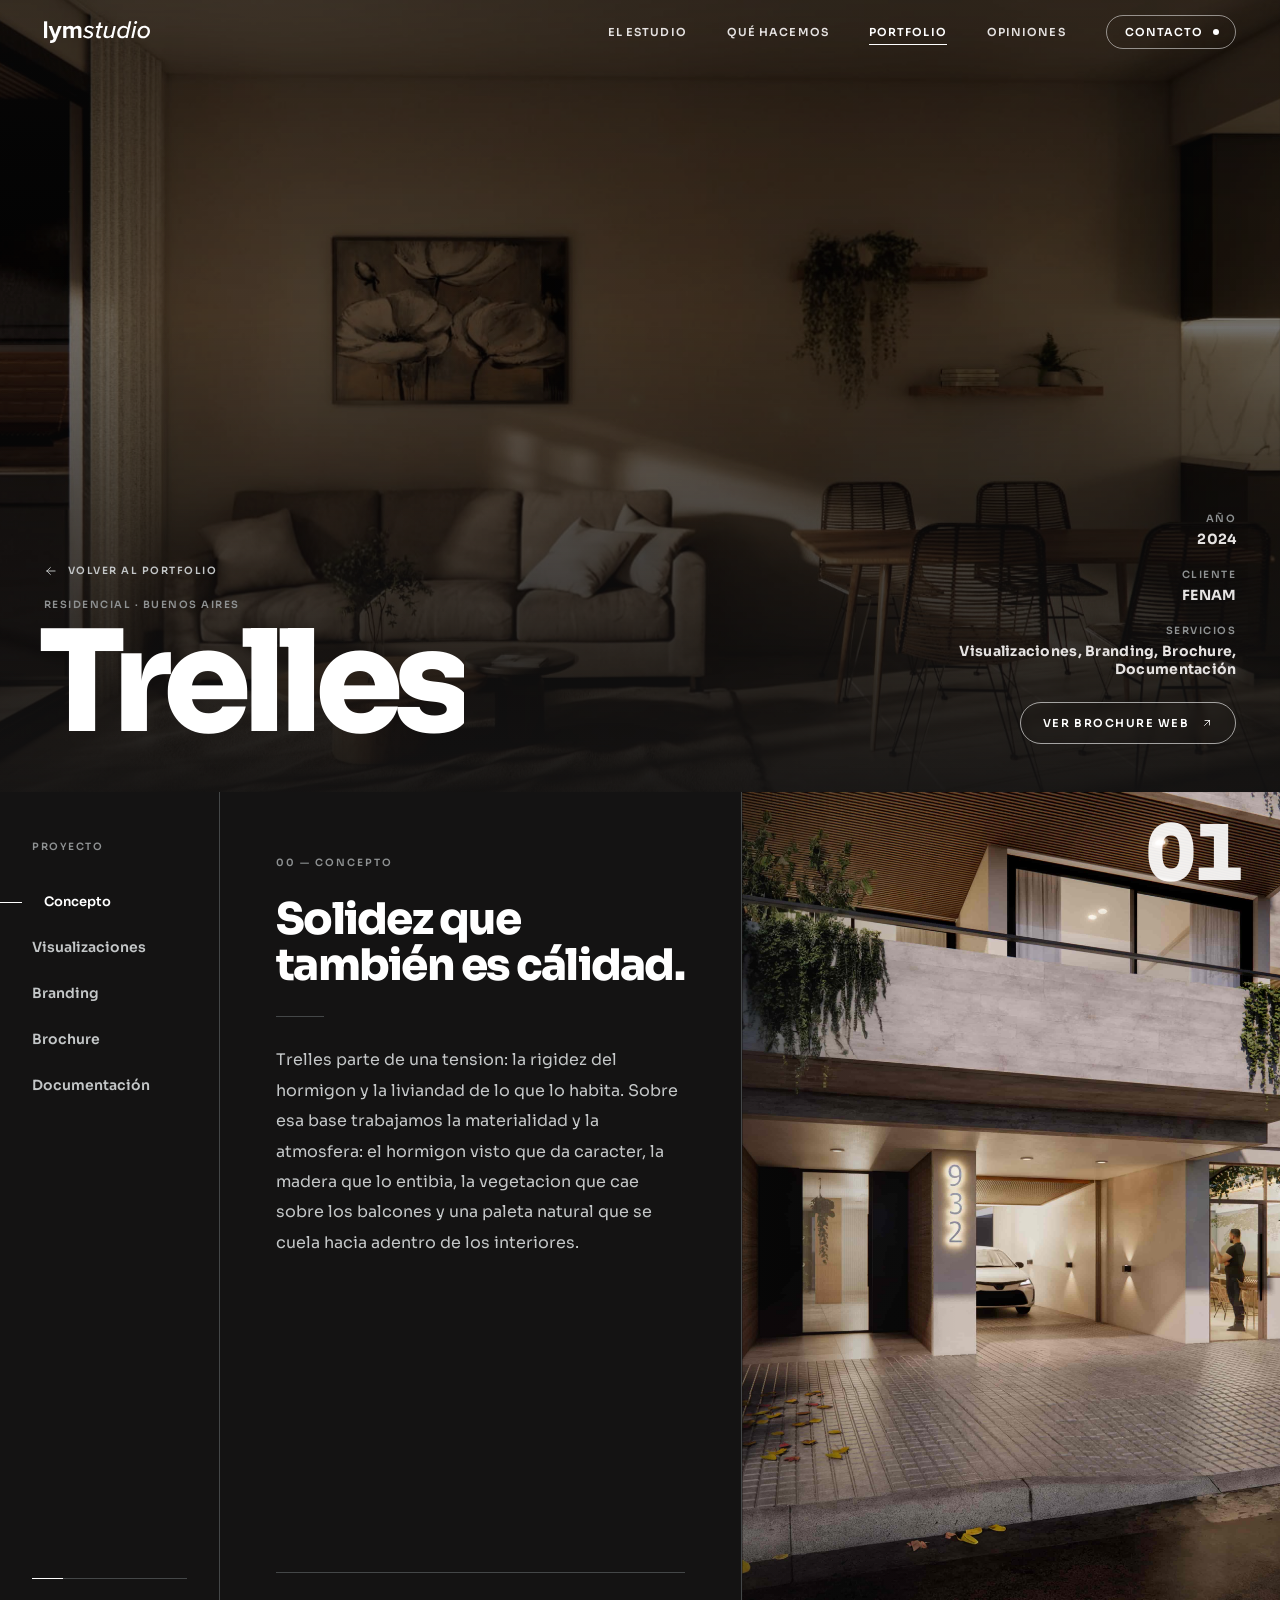
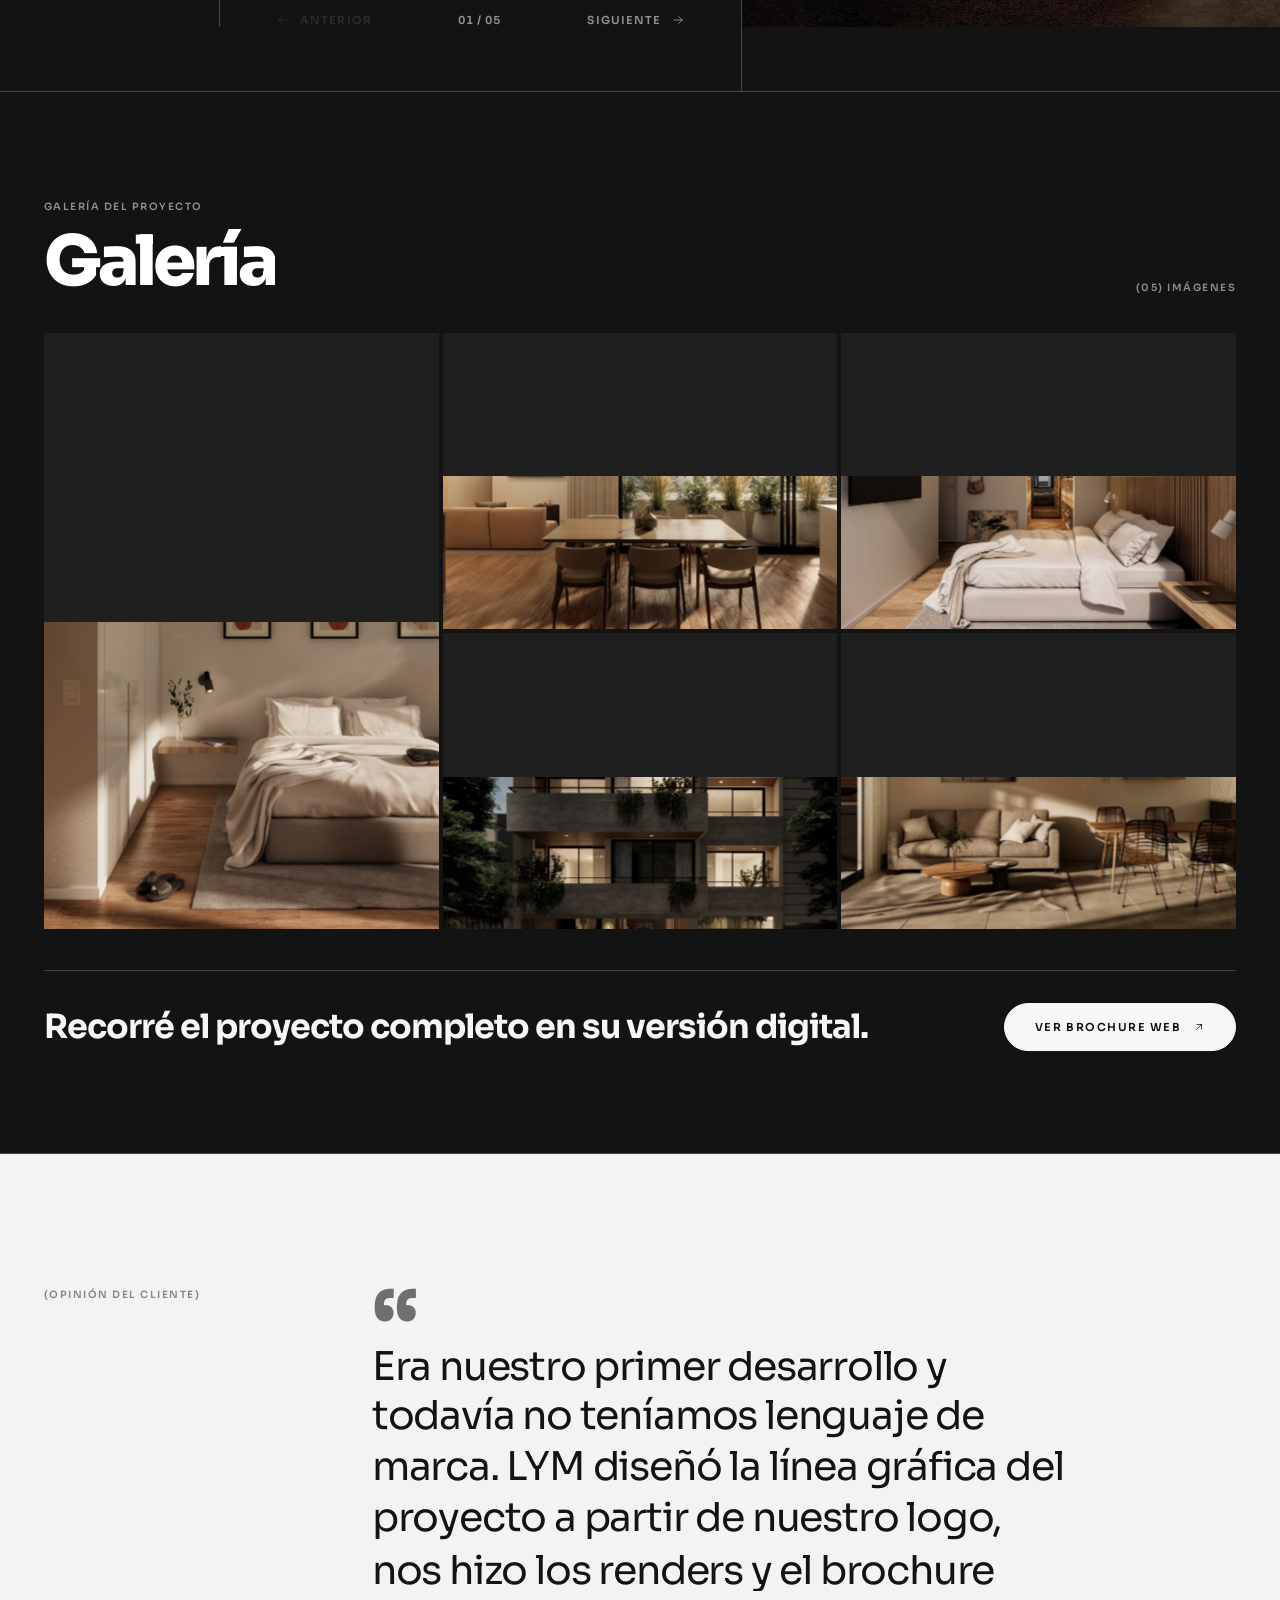
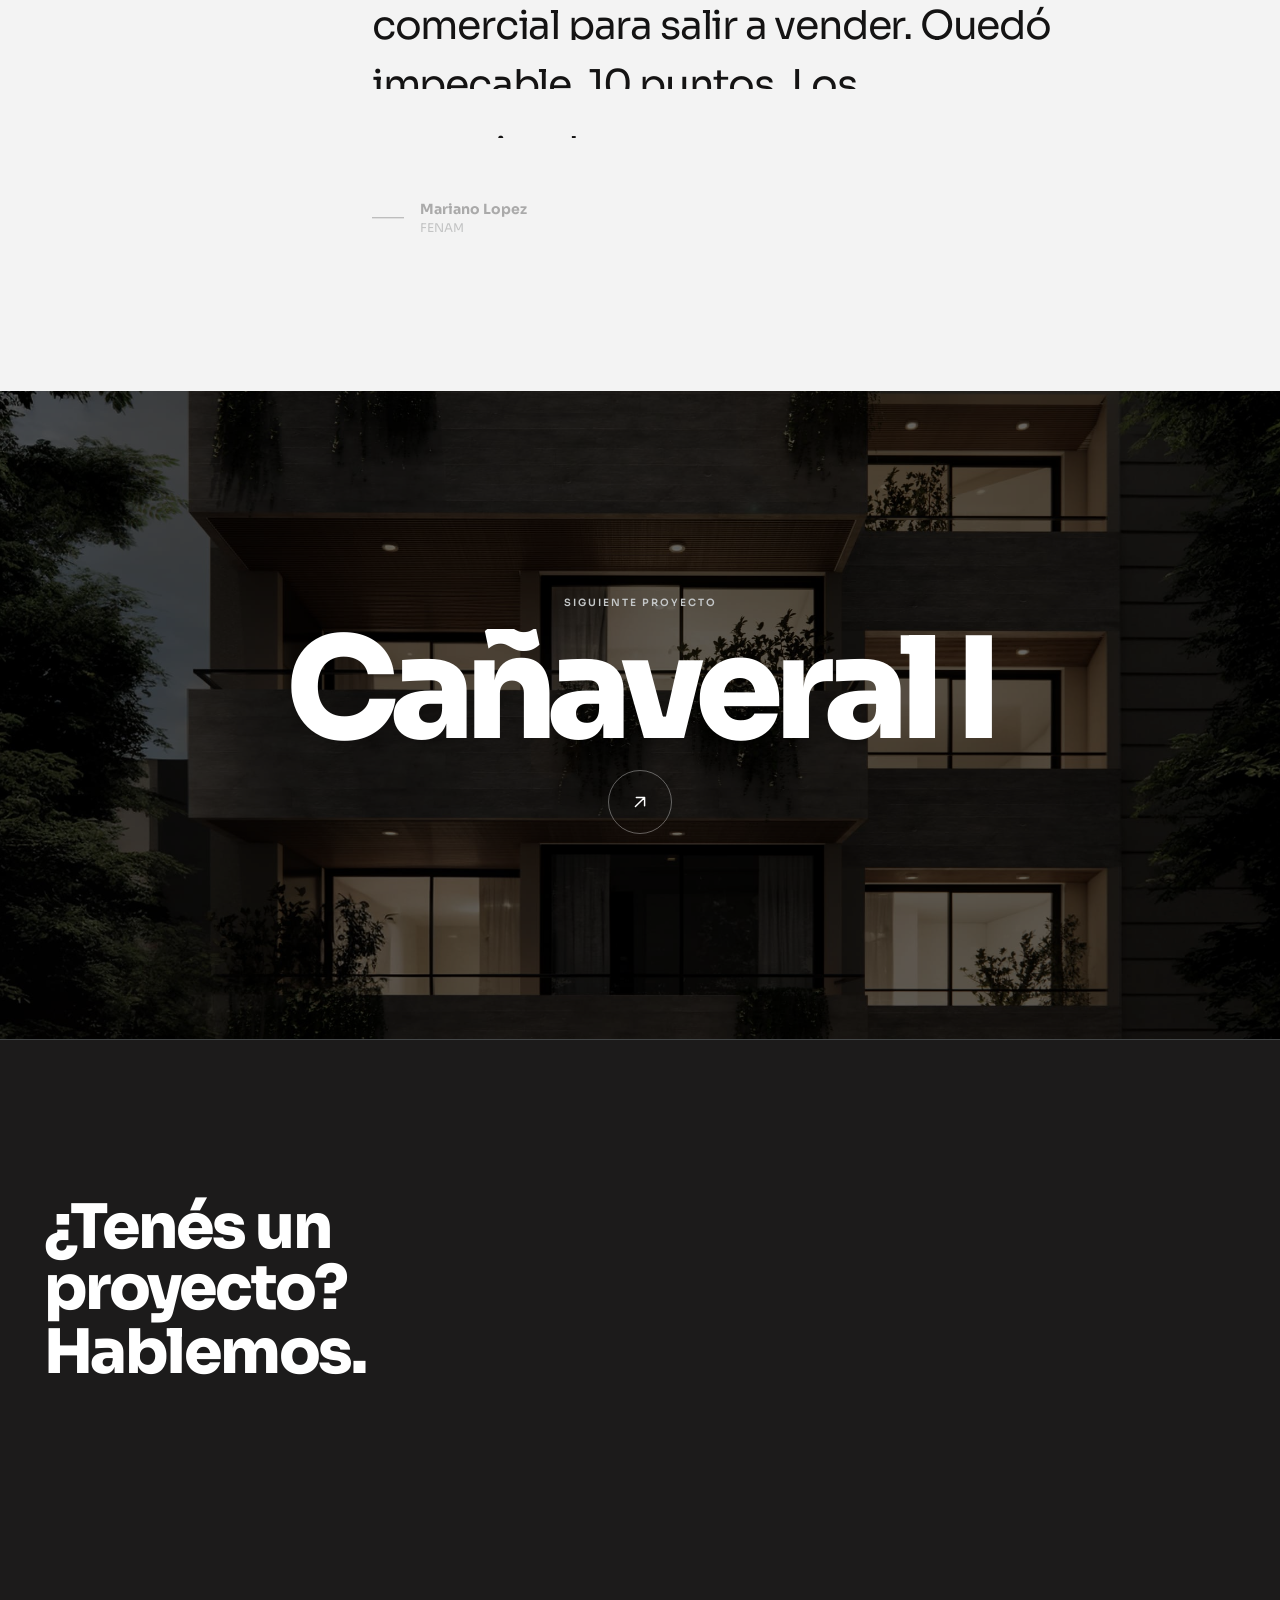
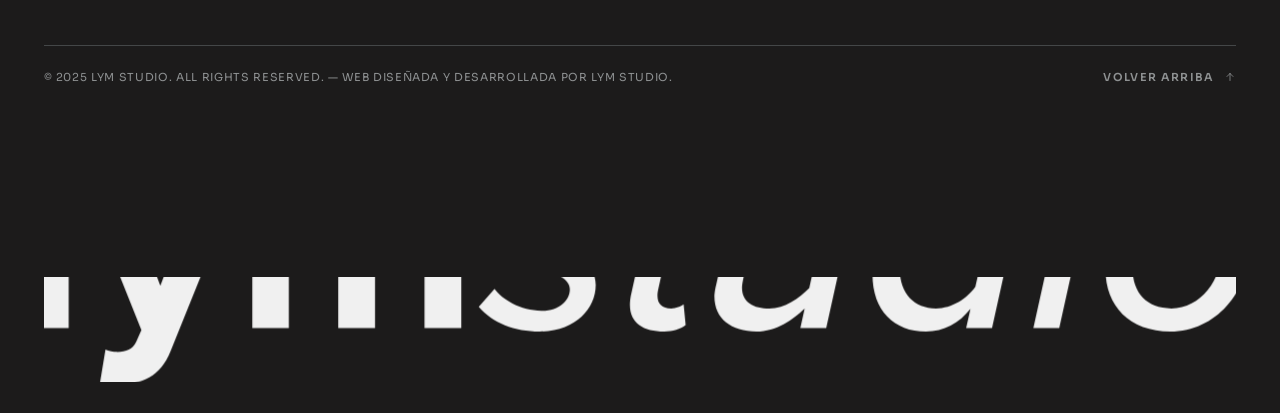
<file: proyecto.html>
<!DOCTYPE html>
<html lang="es" data-page="proyecto">
<head>
<meta charset="UTF-8">
<meta name="viewport" content="width=device-width, initial-scale=1.0">
<title>LYM Studio — Proyecto</title>
<meta name="description" content="Proyecto de LYM Studio: concepto, arquitectura, visualización, brochure y branding.">
<meta name="theme-color" content="#141313">
<link rel="icon" type="image/svg+xml" href="imagenes/general/favicon.svg">
<link rel="preconnect" href="https://fonts.googleapis.com">
<link rel="preconnect" href="https://fonts.gstatic.com" crossorigin>
<link href="https://fonts.googleapis.com/css2?family=Sora:wght@400;600;700;800&display=swap" rel="stylesheet">
<link rel="stylesheet" href="assets/css/lym.css">
<script>
  (function (h) {
    if (window.matchMedia('(prefers-reduced-motion: reduce)').matches) return;
    var s; try { s = window.sessionStorage; } catch (e) {}
    h.classList.add('js');
    if (s && s.getItem('lym:transition') === '1') { h.classList.add('is-entering'); s.removeItem('lym:transition'); }
    else if (h.dataset.page === 'index' && s && !s.getItem('lym:visited')) h.classList.add('is-preloading');
    setTimeout(function () { if (!h.classList.contains('anim-ready')) h.classList.remove('js', 'is-entering', 'is-preloading'); }, 4000);
  })(document.documentElement);
</script>
<style>
  /* HERO */
  .project-hero { position: relative; height: 88vh; min-height: 560px; overflow: hidden; }
  .project-hero-media { position: absolute; inset: 0; overflow: hidden; }
  .project-hero-bg { position: absolute; inset: -10% 0; background-size: cover; background-position: center; filter: brightness(0.55); }
  .project-hero-overlay { position: absolute; inset: 0; background: linear-gradient(to top, rgba(20,19,19,0.92) 0%, rgba(20,19,19,0.1) 60%, rgba(20,19,19,0.35) 100%); }
  .project-hero-content {
    position: absolute; left: var(--pad); right: var(--pad); bottom: 48px; z-index: 2;
    display: flex; align-items: flex-end; justify-content: space-between; gap: 40px;
  }
  .project-hero-left { display: flex; flex-direction: column; gap: 12px; min-width: 0; }
  .project-back {
    display: inline-flex; align-items: center; gap: 10px; width: fit-content; margin-bottom: 8px;
    font-size: 10px; font-weight: 600; letter-spacing: 0.15em; text-transform: uppercase;
    color: var(--on-surface-variant); text-decoration: none; transition: color 0.2s;
  }
  .project-back svg { width: 14px; height: 14px; transition: transform 0.5s var(--ease-out); }
  .project-back:hover { color: var(--primary); }
  .project-back:hover svg { transform: translateX(-4px); }
  .project-hero-category { font-size: 10px; font-weight: 600; letter-spacing: 0.15em; text-transform: uppercase; color: var(--outline); }
  .project-hero-title {
    font-size: clamp(56px, 11vw, 180px); font-weight: 800;
    letter-spacing: -0.065em; line-height: 0.86; color: var(--primary); margin-left: -0.04em;
  }
  .project-hero-right { display: flex; flex-direction: column; gap: 20px; text-align: right; flex: none; }
  .hero-meta-group { display: flex; flex-direction: column; gap: 5px; }
  .hero-meta-label { font-size: 10px; font-weight: 600; letter-spacing: 0.15em; text-transform: uppercase; color: var(--outline); }
  .hero-meta-value { font-size: 14px; font-weight: 700; letter-spacing: 0.02em; color: var(--on-surface); max-width: 280px; }

  /* 3 COLUMNAS */
  .services-layout { display: grid; grid-template-columns: 220px 1fr 42%; min-height: 100vh; border-bottom: 1px solid var(--outline-variant); }

  .sidebar {
    position: sticky; top: var(--nav-h); height: calc(100vh - var(--nav-h));
    border-right: 1px solid var(--outline-variant);
    padding: 48px 32px; display: flex; flex-direction: column; gap: 4px; overflow-y: auto;
  }
  .sidebar-label { font-size: 10px; font-weight: 600; letter-spacing: 0.15em; text-transform: uppercase; color: var(--outline); margin-bottom: 24px; }
  .sidebar-item {
    position: relative; display: flex; align-items: baseline; gap: 12px;
    font-family: 'Sora', sans-serif; font-size: 14px; font-weight: 600;
    color: var(--on-surface-variant); text-align: left;
    padding: 12px 0; background: none; border: none; cursor: pointer;
    transition: color 0.3s, padding-left 0.5s var(--ease-out);
  }
  .sidebar-item::before {
    content: ''; position: absolute; left: -32px; top: 50%; width: 0; height: 1px;
    background: var(--primary); transition: width 0.5s var(--ease-out);
  }
  .sidebar-item:hover { color: var(--on-surface); }
  .sidebar-item.active { color: var(--primary); padding-left: 12px; }
  .sidebar-item.active::before { width: 22px; }
  .sidebar-item.concepto-item { font-size: 13px; }
  .sidebar-progress { margin-top: auto; height: 1px; background: var(--outline-variant); position: relative; overflow: hidden; }
  .sidebar-progress span { position: absolute; inset: 0; background: var(--primary); transform-origin: left; transform: scaleX(0); transition: transform 0.8s var(--ease-out); }

  .content-col {
    padding: 64px 56px; border-right: 1px solid var(--outline-variant);
    display: flex; flex-direction: column; min-height: calc(100vh - var(--nav-h));
  }
  .content-block { display: flex; flex-direction: column; justify-content: space-between; flex: 1; }
  .content-inner { display: flex; flex-direction: column; gap: 28px; }
  .content-inner > * { transition: opacity 0.45s ease, transform 0.8s var(--ease-out); }
  .content-block.transitioning .content-inner > * { opacity: 0; transform: translateY(18px); transition-duration: 0.3s; }
  .content-block:not(.transitioning) .content-inner > *:nth-child(2) { transition-delay: 0.05s; }
  .content-block:not(.transitioning) .content-inner > *:nth-child(3) { transition-delay: 0.1s; }
  .content-block:not(.transitioning) .content-inner > *:nth-child(4),
  .content-block:not(.transitioning) .content-inner > *:nth-child(5) { transition-delay: 0.15s; }
  .content-block:not(.transitioning) .content-inner > *:nth-child(6) { transition-delay: 0.2s; }

  .content-service-num { font-size: 10px; font-weight: 600; letter-spacing: 0.2em; text-transform: uppercase; color: var(--outline); }
  .content-title { font-size: clamp(28px, 3.4vw, 52px); font-weight: 800; letter-spacing: -0.04em; line-height: 1.05; color: var(--primary); max-width: 520px; }
  .content-divider { width: 48px; height: 1px; background: var(--outline-variant); }
  .content-description { font-size: 15px; line-height: 1.75; color: var(--on-surface-variant); max-width: 480px; }
  .concepto-body { font-size: 16px; line-height: 1.9; color: var(--on-surface-variant); max-width: 500px; }
  .concepto-body p + p { margin-top: 20px; }

  .deliverables-section { display: flex; flex-direction: column; gap: 14px; }
  .deliverables-label { font-size: 10px; font-weight: 600; letter-spacing: 0.15em; text-transform: uppercase; color: var(--outline); }
  .deliverables-list { display: flex; flex-wrap: wrap; gap: 8px; }
  .deliverable-pill {
    font-size: 10px; font-weight: 600; letter-spacing: 0.1em; text-transform: uppercase;
    color: var(--on-surface-variant); border: 1px solid var(--outline-variant);
    padding: 7px 14px; border-radius: 9999px; transition: border-color 0.2s, color 0.2s;
  }
  .deliverable-pill:hover { border-color: var(--outline); color: var(--on-surface); }

  .content-nav { display: flex; align-items: center; justify-content: space-between; padding-top: 40px; margin-top: 40px; border-top: 1px solid var(--outline-variant); }
  .content-nav-prev, .content-nav-next {
    display: flex; align-items: center; gap: 10px;
    font-family: 'Sora', sans-serif; font-size: 11px; font-weight: 600; letter-spacing: 0.1em; text-transform: uppercase;
    color: var(--outline); background: none; border: none; cursor: pointer; transition: color 0.2s;
  }
  .content-nav-prev svg, .content-nav-next svg { width: 14px; height: 14px; transition: transform 0.5s var(--ease-out); }
  .content-nav-prev:hover, .content-nav-next:hover { color: var(--primary); }
  .content-nav-prev:hover svg { transform: translateX(-4px); }
  .content-nav-next:hover svg { transform: translateX(4px); }
  .content-nav-prev:disabled, .content-nav-next:disabled { opacity: 0.2; cursor: default; }
  .content-nav-indicator { font-size: 11px; font-weight: 600; letter-spacing: 0.1em; color: var(--outline); font-variant-numeric: tabular-nums; }

  .image-col { position: sticky; top: var(--nav-h); height: calc(100vh - var(--nav-h)); overflow: hidden; }
  .image-wrapper { position: relative; width: 100%; height: 100%; }
  .service-image {
    position: absolute; inset: 0; background-size: cover; background-position: center;
    clip-path: inset(0 0 0 100%); transform: scale(1.12);
    transition: clip-path 1.1s var(--ease-inout), transform 1.6s var(--ease-out);
  }
  .service-image.active { clip-path: inset(0 0 0 0); transform: scale(1); z-index: 1; }
  .service-image.prev { clip-path: inset(0 0 0 0); transform: scale(1); z-index: 0; }
  .image-overlay { position: absolute; inset: 0; z-index: 2; background: linear-gradient(to right, rgba(20,19,19,0.25) 0%, transparent 40%); pointer-events: none; }
  .image-count {
    position: absolute; top: 32px; right: 40px; z-index: 3;
    font-size: clamp(56px, 6vw, 96px); font-weight: 800; letter-spacing: -0.06em; line-height: 0.8;
    color: rgba(255,255,255,0.92); font-variant-numeric: tabular-nums;
  }

  /* GALLERY */
  .project-gallery { padding: clamp(64px, 8vw, 112px) var(--pad); border-bottom: 1px solid var(--outline-variant); }
  .gallery-head { display: flex; justify-content: space-between; align-items: flex-end; gap: 24px; margin-bottom: 40px; }
  .gallery-title { font-size: clamp(36px, 5.4vw, 88px); font-weight: 800; letter-spacing: -0.055em; line-height: 0.92; color: var(--primary); margin-top: 14px; }
  .gallery-grid { display: grid; grid-template-columns: repeat(3, 1fr); gap: 4px; }
  .gallery-item { position: relative; display: block; aspect-ratio: 4 / 3; padding: 0; border: none; background: var(--surface-container); cursor: zoom-in; overflow: hidden; }
  .gallery-item.tall { grid-row: span 2; aspect-ratio: auto; }
  .gallery-media, .gallery-zoom { position: absolute; inset: 0; display: block; overflow: hidden; }
  .gallery-img { position: absolute; inset: 0; display: block; background-size: cover; background-position: center; transition: transform 1.2s var(--ease-out), filter 0.6s; }
  .gallery-item:hover .gallery-img { transform: scale(1.05); }
  .gallery-num {
    position: absolute; left: 16px; bottom: 14px; z-index: 2;
    font-size: 10px; font-weight: 600; letter-spacing: 0.12em; color: var(--primary);
    opacity: 0; transform: translateY(6px); transition: opacity 0.4s, transform 0.6s var(--ease-out);
  }
  .gallery-item:hover .gallery-num { opacity: 1; transform: none; }

  /* VERSIÓN DIGITAL */
  .project-digital { align-self: flex-end; margin-top: 4px; padding: 13px 22px; }
  .gallery-digital {
    display: flex; align-items: center; justify-content: space-between; gap: 24px; flex-wrap: wrap;
    margin-top: 40px; padding-top: 32px; border-top: 1px solid var(--outline-variant);
  }
  .gallery-digital-text {
    font-weight: 700;
    letter-spacing: -0.03em; font-size: clamp(24px, 2.6vw, 40px); line-height: 1.05; color: var(--primary);
  }

  /* LIGHTBOX */
  .lightbox {
    width: 100vw; height: 100vh; height: 100dvh; max-width: none; max-height: none; margin: 0;
    border: none; padding: 0; background: rgba(14,13,13,0.97); color: var(--on-surface); overflow: hidden;
  }
  .lightbox::backdrop { background: rgba(14,13,13,0.9); }
  .lightbox[open] { display: grid; grid-template-rows: auto 1fr; animation: lightboxIn 0.5s ease; }
  @keyframes lightboxIn { from { opacity: 0; } }
  .lightbox-top { display: flex; align-items: center; justify-content: space-between; gap: 24px; padding: 18px var(--pad); border-bottom: 1px solid var(--outline-variant); }
  .lightbox-title { font-size: 14px; font-weight: 700; color: var(--primary); }
  .lightbox-count { font-size: 11px; font-weight: 600; letter-spacing: 0.1em; color: var(--outline); font-variant-numeric: tabular-nums; margin-left: auto; }
  .lightbox-top .icon-btn { width: 44px; height: 44px; color: var(--on-surface); border-color: var(--outline-variant); }
  .lightbox .icon-btn:hover { background: var(--primary); color: var(--ink); border-color: var(--primary); }
  .lightbox-stage { position: relative; display: flex; align-items: center; justify-content: center; padding: 32px 112px; min-height: 0; }
  .lightbox-img { max-width: 100%; max-height: 100%; object-fit: contain; transition: opacity 0.4s ease, transform 0.7s var(--ease-out); }
  .lightbox-img.is-changing { opacity: 0; transform: scale(0.97); }
  .lightbox-prev, .lightbox-next { position: absolute; top: 50%; transform: translateY(-50%); color: var(--on-surface); border-color: var(--outline-variant); }
  .lightbox-prev { left: var(--pad); }
  .lightbox-next { right: var(--pad); }

  /* NEXT PROJECT */
  .next-project { position: relative; display: block; height: 72vh; min-height: 420px; overflow: hidden; text-decoration: none; }
  .next-project-media { position: absolute; inset: 0; overflow: hidden; }
  .next-project-zoom { position: absolute; inset: 0; transform: scale(1.06); transition: transform 1.4s var(--ease-out); }
  .next-project:hover .next-project-zoom { transform: scale(1); }
  .next-project-bg { position: absolute; inset: -10% 0; background-size: cover; background-position: center; filter: brightness(0.4); transition: filter 0.6s; }
  .next-project:hover .next-project-bg { filter: brightness(0.3); }
  .next-project-content {
    position: relative; z-index: 2; height: 100%;
    display: flex; flex-direction: column; align-items: center; justify-content: center; gap: 20px; text-align: center;
    padding: 0 var(--pad);
  }
  .next-label { font-size: 10px; font-weight: 600; letter-spacing: 0.2em; text-transform: uppercase; color: var(--on-surface-variant); }
  .next-title { font-size: clamp(56px, 11vw, 180px); font-weight: 800; letter-spacing: -0.065em; line-height: 0.86; color: var(--primary); }
  .next-arrow {
    width: 64px; height: 64px; border-radius: 50%; border: 1px solid rgba(255,255,255,0.35);
    display: flex; align-items: center; justify-content: center; color: var(--primary);
    transition: background 0.4s, color 0.4s, transform 0.6s var(--ease-out);
  }
  .next-arrow svg { width: 22px; height: 22px; }
  .next-project:hover .next-arrow { background: var(--primary); color: var(--ink); transform: rotate(45deg); }

  /* ══════════ MOBILE ══════════ */
  @media (max-width: 860px) {
    .project-hero { height: 78vh; }
    .project-hero-content { flex-direction: column; align-items: flex-start; gap: 24px; left: 24px; right: 24px; bottom: 28px; }
    .project-hero-right { flex-direction: row; flex-wrap: wrap; gap: 16px 28px; text-align: left; }
    .project-digital { align-self: flex-start; }

    .services-layout { grid-template-columns: 1fr; min-height: auto; }
    .sidebar {
      position: sticky; top: var(--nav-h); z-index: 10; height: auto;
      flex-direction: row; gap: 22px; overflow-x: auto; scrollbar-width: none;
      padding: 16px 24px; border-right: none; border-bottom: 1px solid var(--outline-variant);
      background: rgba(20,19,19,0.94); backdrop-filter: blur(10px); -webkit-backdrop-filter: blur(10px);
    }
    .sidebar::-webkit-scrollbar { display: none; }
    .sidebar-label, .sidebar-progress { display: none; }
    .sidebar-item { white-space: nowrap; flex: 0 0 auto; padding: 6px 0; }
    .sidebar-item::before { left: 0; top: auto; bottom: -8px; width: 100%; height: 2px; transform: scaleX(0); transform-origin: left; transition: transform 0.5s var(--ease-out); }
    .sidebar-item.active { padding-left: 0; }
    .sidebar-item.active::before { width: 100%; transform: scaleX(1); }

    .content-col { min-height: auto; padding: 40px 24px; border-right: none; border-bottom: 1px solid var(--outline-variant); order: 2; }
    .image-col { position: relative; top: 0; height: 52vh; order: 1; }
    .image-count { top: 20px; right: 24px; }

    .project-gallery { padding: 64px 24px; }
    .gallery-head { flex-direction: column; align-items: flex-start; }
    .gallery-grid { grid-template-columns: repeat(2, 1fr); }
    .gallery-item.tall { grid-column: 1 / -1; grid-row: auto; aspect-ratio: 4 / 3; }
    .gallery-num { opacity: 1; transform: none; }

    .lightbox-stage { padding: 16px 0 88px; }
    .lightbox-prev, .lightbox-next { top: auto; bottom: 20px; transform: none; }
    .lightbox-prev { left: 24px; }
    .lightbox-next { right: 24px; }

    .next-project { height: 56vh; }
  }
</style>
</head>
<body>

<a class="skip-link" href="#main">Saltar al contenido</a>
<div class="cursor" id="cursor"></div>
<div class="cursor-ring" id="cursor-ring"></div>
<div class="curtain" aria-hidden="true"><img src="imagenes/general/iso-logo.svg" alt=""></div>

<nav aria-label="Principal">
  <a href="index.html" class="nav-logo" aria-label="LYM Studio — inicio"><img src="imagenes/general/lymstudio-logo.svg" alt="LYM Studio" class="nav-logo-img"></a>
  <ul class="nav-links" id="nav-links">
    <li><a href="index.html"><span class="nav-num">01</span>El Estudio</a></li>
    <li><a href="servicios.html"><span class="nav-num">02</span>Qué Hacemos</a></li>
    <li><a href="portfolio.html" class="active"><span class="nav-num">03</span>Portfolio</a></li>
    <li><a href="index.html#opiniones"><span class="nav-num">04</span>Opiniones</a></li>
    <li class="nav-mobile-only">
      <a class="nav-mobile-mail" href="mailto:info@lym-studio.com">info@lym-studio.com</a>
      <div class="nav-mobile-social">
        <a href="https://www.instagram.com/lymstudio.ar/" target="_blank" rel="noopener">Instagram</a>
        <a href="https://www.behance.net/lymstudio" target="_blank" rel="noopener">Behance</a>
        <a href="https://www.linkedin.com/company/lymstudio" target="_blank" rel="noopener">LinkedIn</a>
      </div>
    </li>
  </ul>
  <a href="#contacto" class="nav-cta">Contacto<span class="nav-cta-dot"></span></a>
  <button class="nav-toggle" id="nav-toggle" aria-label="Abrir menú" aria-expanded="false" aria-controls="nav-links"><span></span><span></span><span></span></button>
</nav>

<main id="main">

<div class="project-hero" id="project-hero" data-hero>
  <div class="project-hero-media"><div class="project-hero-bg" id="hero-bg" data-intro="img" data-parallax="8"></div></div>
  <div class="project-hero-overlay"></div>
  <div class="project-hero-content">
    <div class="project-hero-left">
      <a href="portfolio.html" class="project-back" data-intro><svg viewBox="0 0 24 24" fill="none" aria-hidden="true"><path d="M19 12H5M5 12l6-6M5 12l6 6" stroke="currentColor" stroke-width="1.6" stroke-linecap="round" stroke-linejoin="round"/></svg> Volver al Portfolio</a>
      <span class="project-hero-category" id="hero-category" data-intro></span>
      <h1 class="project-hero-title" id="hero-title" data-intro="split"></h1>
    </div>
    <div class="project-hero-right" data-intro>
      <div class="hero-meta-group"><span class="hero-meta-label">Año</span><span class="hero-meta-value" id="hero-year"></span></div>
      <div class="hero-meta-group"><span class="hero-meta-label">Cliente</span><span class="hero-meta-value" id="hero-client"></span></div>
      <div class="hero-meta-group"><span class="hero-meta-label">Servicios</span><span class="hero-meta-value" id="hero-services"></span></div>
      <a class="btn btn-ghost project-digital" id="hero-digital" href="#" target="_blank" rel="noopener" hidden><span class="roll"><span></span></span><svg viewBox="0 0 24 24" fill="none" aria-hidden="true"><path d="M7 17L17 7M17 7H8M17 7V16" stroke="currentColor" stroke-width="1.6" stroke-linecap="round" stroke-linejoin="round"/></svg></a>
    </div>
  </div>
</div>

<div class="services-layout" id="proyecto">
  <aside class="sidebar" id="sidebar" aria-label="Secciones del proyecto">
    <p class="sidebar-label">Proyecto</p>
  </aside>
  <div class="content-col">
    <div class="content-block" id="content-block">
      <div class="content-inner">
        <span class="content-service-num" id="content-num"></span>
        <h2 class="content-title" id="content-title"></h2>
        <div class="content-divider"></div>
        <div class="concepto-body" id="concepto-body"></div>
        <p class="content-description" id="content-description"></p>
        <div class="deliverables-section" id="deliverables-section">
          <p class="deliverables-label">Deliverables</p>
          <div class="deliverables-list" id="deliverables-list"></div>
        </div>
      </div>
      <div class="content-nav">
        <button class="content-nav-prev" id="btn-prev"><svg viewBox="0 0 24 24" fill="none" aria-hidden="true"><path d="M19 12H5M5 12l6-6M5 12l6 6" stroke="currentColor" stroke-width="1.6" stroke-linecap="round" stroke-linejoin="round"/></svg> Anterior</button>
        <span class="content-nav-indicator" id="nav-indicator"></span>
        <button class="content-nav-next" id="btn-next">Siguiente <svg viewBox="0 0 24 24" fill="none" aria-hidden="true"><path d="M5 12h14M19 12l-6-6M19 12l-6 6" stroke="currentColor" stroke-width="1.6" stroke-linecap="round" stroke-linejoin="round"/></svg></button>
      </div>
    </div>
  </div>
  <div class="image-col">
    <div class="image-wrapper" id="image-wrapper">
      <div class="image-overlay"></div>
      <span class="image-count" id="image-count">01</span>
    </div>
  </div>
</div>

<section class="project-gallery">
  <div class="gallery-head">
    <div>
      <span class="label" data-reveal>Galería del Proyecto</span>
      <h2 class="gallery-title" data-split>Galería</h2>
    </div>
    <span class="label" id="gallery-count" data-reveal></span>
  </div>
  <div class="gallery-grid" id="gallery-grid"></div>
  <div class="gallery-digital" id="gallery-digital" hidden data-reveal>
    <p class="gallery-digital-text">Recorré el proyecto completo en su versión digital.</p>
    <a class="btn" id="gallery-digital-link" href="#" target="_blank" rel="noopener" data-magnetic="0.2"><span class="roll"><span></span></span><svg viewBox="0 0 24 24" fill="none" aria-hidden="true"><path d="M7 17L17 7M17 7H8M17 7V16" stroke="currentColor" stroke-width="1.6" stroke-linecap="round" stroke-linejoin="round"/></svg></a>
  </div>
</section>

<!-- OPINIÓN DEL CLIENTE (contenido en assets/js/opiniones.js) -->
<section class="review-single" id="review-single" hidden>
  <div><span class="label" data-reveal>(Opinión del cliente)</span></div>
  <div>
    <div class="review-single-mark" aria-hidden="true" data-reveal>“</div>
    <blockquote class="review-single-quote" data-split></blockquote>
    <div class="review-single-author" data-reveal>
      <div>
        <p class="review-single-name"></p>
        <p class="review-single-role"></p>
      </div>
    </div>
    <a href="index.html#opiniones" class="link-arrow review-single-link" data-reveal>Ver todas las opiniones <svg viewBox="0 0 24 24" fill="none" aria-hidden="true"><path d="M7 17L17 7M17 7H8M17 7V16" stroke="currentColor" stroke-width="1.6" stroke-linecap="round" stroke-linejoin="round"/></svg></a>
  </div>
</section>

<a href="#" class="next-project" id="next-project" data-cursor="Siguiente">
  <div class="next-project-media"><div class="next-project-zoom"><div class="next-project-bg" id="next-bg" data-parallax="8"></div></div></div>
  <div class="next-project-content">
    <span class="next-label">Siguiente Proyecto</span>
    <h2 class="next-title" id="next-title" data-split></h2>
    <div class="next-arrow"><svg viewBox="0 0 24 24" fill="none" aria-hidden="true"><path d="M7 17L17 7M17 7H8M17 7V16" stroke="currentColor" stroke-width="1.6" stroke-linecap="round" stroke-linejoin="round"/></svg></div>
  </div>
</a>

</main>

<!-- LIGHTBOX DE LA GALERÍA -->
<dialog class="lightbox" id="lightbox" aria-label="Galería del proyecto" data-lenis-prevent>
  <div class="lightbox-top">
    <span class="lightbox-title" id="lightbox-title"></span>
    <span class="lightbox-count" id="lightbox-count"></span>
    <button class="icon-btn" type="button" data-lightbox-close aria-label="Cerrar galería"><svg viewBox="0 0 24 24" fill="none" aria-hidden="true"><path d="M6 6l12 12M18 6L6 18" stroke="currentColor" stroke-width="1.6" stroke-linecap="round"/></svg></button>
  </div>
  <div class="lightbox-stage">
    <img class="lightbox-img" id="lightbox-img" alt="">
    <button class="icon-btn lightbox-prev" type="button" data-lightbox-prev aria-label="Imagen anterior"><svg viewBox="0 0 24 24" fill="none" aria-hidden="true"><path d="M19 12H5M5 12l6-6M5 12l6 6" stroke="currentColor" stroke-width="1.6" stroke-linecap="round" stroke-linejoin="round"/></svg></button>
    <button class="icon-btn lightbox-next" type="button" data-lightbox-next aria-label="Imagen siguiente"><svg viewBox="0 0 24 24" fill="none" aria-hidden="true"><path d="M5 12h14M19 12l-6-6M19 12l-6 6" stroke="currentColor" stroke-width="1.6" stroke-linecap="round" stroke-linejoin="round"/></svg></button>
  </div>
</dialog>

<footer id="contacto">
  <div class="footer-top">
    <div class="footer-brand">
      <div>
        <span class="label" data-reveal>Contacto</span>
        <h2 class="footer-title" data-split>¿Tenés un proyecto? Hablemos.</h2>
        <a href="mailto:info@lym-studio.com" class="footer-mail" data-reveal>info@lym-studio.com</a>
      </div>
      <div class="footer-info" data-reveal>
        <div class="footer-info-group">
          <span class="label">Estudio</span>
          <span class="footer-info-value">Buenos Aires, Argentina</span>
          <span class="footer-info-value" data-clock></span>
        </div>
        <div class="footer-info-group">
          <span class="label">Redes</span>
          <a href="https://www.instagram.com/lymstudio.ar/" target="_blank" rel="noopener" class="footer-social-link">Instagram</a>
          <a href="https://www.behance.net/lymstudio" target="_blank" rel="noopener" class="footer-social-link">Behance</a>
          <a href="https://www.linkedin.com/company/lymstudio" target="_blank" rel="noopener" class="footer-social-link">LinkedIn</a>
        </div>
        <div class="footer-info-group">
          <span class="label">Sitio</span>
          <a href="index.html" class="footer-social-link">El Estudio</a>
          <a href="servicios.html" class="footer-social-link">Qué Hacemos</a>
          <a href="portfolio.html" class="footer-social-link">Portfolio</a>
        </div>
      </div>
    </div>
    <div class="footer-connect" data-reveal>
      <p class="footer-connect-label">Ponerse en contacto</p>
      <form id="contact-form" class="form-grid" name="contact" method="POST" data-netlify="true" data-success="contact-success" data-reset-after="6000">
        <input type="hidden" name="form-name" value="contact">
        <div class="modal-field">
          <label class="modal-label" for="c-nombre">Nombre</label>
          <input class="modal-input" id="c-nombre" name="name" type="text" placeholder="Tu nombre" required>
        </div>
        <div class="modal-field">
          <label class="modal-label" for="c-mail">Mail</label>
          <input class="modal-input" id="c-mail" name="email" type="email" placeholder="tu@mail.com" required>
        </div>
        <div class="modal-field modal-field-full">
          <label class="modal-label" for="c-mensaje">Mensaje</label>
          <textarea class="modal-textarea" id="c-mensaje" name="message" placeholder="Contanos sobre tu proyecto..." required></textarea>
        </div>
        <p class="form-error" hidden>Hubo un error al enviar el mensaje. Por favor, intentá de nuevo o escribinos a <a href="mailto:info@lym-studio.com">info@lym-studio.com</a>.</p>
        <button class="btn modal-submit" type="submit"><span class="btn-idle">Enviar mensaje</span><span class="btn-sending">Enviando…</span></button>
      </form>
      <div class="form-success" id="contact-success" hidden>
        <p class="form-success-title">¡Gracias! Tu mensaje fue enviado correctamente.</p>
      </div>
    </div>
  </div>
  <div class="footer-bottom">
    <span class="footer-copy">© 2025 LYM Studio. All Rights Reserved. — Web diseñada y desarrollada por LYM Studio.</span>
    <button class="footer-top-btn" type="button" data-top>Volver arriba <svg viewBox="0 0 24 24" fill="none" aria-hidden="true"><path d="M12 19V5M12 5l-6 6M12 5l6 6" stroke="currentColor" stroke-width="1.6" stroke-linecap="round" stroke-linejoin="round"/></svg></button>
  </div>
  <div class="footer-wordmark" data-reveal-img data-reveal-start="top bottom"><img src="imagenes/general/lymstudio-logo.svg" alt="" aria-hidden="true"></div>
</footer>

<script src="assets/vendor/gsap.min.js"></script>
<script src="assets/vendor/ScrollTrigger.min.js"></script>
<script src="assets/vendor/SplitText.min.js"></script>
<script src="assets/vendor/lenis.min.js"></script>
<script src="assets/js/opiniones.js"></script>
<script src="assets/js/lym.js"></script>
<script>
/* ── BASE DE DATOS DE PROYECTOS ──────────────────────────
   Para agregar un proyecto nuevo: copiá un bloque,
   cambiá el id y completá los datos.
   tabs: siempre arranca con type:'concepto', luego
   los servicios que correspondan a ese proyecto.
   digital.url: link a la versión digital del proyecto
   (brochure web, PDF, etc.). Vacío = no se muestra el botón.
─────────────────────────────────────────────────────── */
const PROJECTS = {

  trelles: {
    title: 'Trelles',
    category: 'Residencial · Buenos Aires',
    year: '2024', client: 'FENAM',
    heroImage: 'imagenes/proyecto/trelles/hero.jpg',
    digital: { url: 'trelles/', label: 'Ver brochure web' },
    next: { id: 'canaveral', title: 'Cañaveral I', image: 'imagenes/proyecto/trelles/next.jpg' },
    gallery: [
      'imagenes/proyecto/trelles/gallery-01.jpg',
      'imagenes/proyecto/trelles/gallery-02.jpg',
      'imagenes/proyecto/trelles/gallery-03.jpg',
      'imagenes/proyecto/trelles/gallery-04.jpg',
      'imagenes/proyecto/trelles/gallery-05.jpg',
    ],
    tabs: [
      {
        type: 'concepto', label: 'Concepto',
        num: '00 — Concepto',
        title: 'Solidez que también es cálidad.',
        body: ['Trelles parte de una tension: la rigidez del hormigon y la liviandad de lo que lo habita. Sobre esa base trabajamos la materialidad y la atmosfera: el hormigon visto que da caracter, la madera que lo entibia, la vegetacion que cae sobre los balcones y una paleta natural que se cuela hacia adentro de los interiores.'],
        image: 'imagenes/proyecto/trelles/concepto.jpg'
      },
      {
        type: 'servicio', label: 'Visualizaciones',
        num: '01 — Visualizaciones',
        title: 'Ver el proyecto antes de que exista.',
        description: 'Renders fotorrealistas que permiten al comprador experimentar Trelles antes de su construcción.',
        deliverables: ['Renders exteriores', 'Renders interiores', 'Tours virtuales 360°', 'Modelos 3D', 'Animación de recorrido'],
        image: 'imagenes/proyecto/trelles/renders.jpg'
         },
      {
        type: 'servicio', label: 'Branding',
        num: '02 — Branding',
        title: 'Una identidad tan sólida como la estructura que representa.',
        description: 'Desarrollamos la identidad visual completa del proyecto Trelles: desde el naming hasta el sistema de marca. El resultado es una marca que transmite solidez, exclusividad y pertenencia al contexto porteño.',
        deliverables: ['Identidad visual', 'Manual de marca', 'Naming', 'Estrategia de marca', 'Papelería corporativa'],
        image: 'imagenes/proyecto/trelles/branding.jpg'
      },
      {
        type: 'servicio', label: 'Brochure',
        num: '03 — Brochure',
        title: 'Cada página comunica la esencia del lugar.',
        description: 'Diseñamos el brochure comercial de Trelles como una pieza editorial de alta gama. Cada spread fue pensado para guiar al comprador a través de una experiencia visual antes de que el edificio exista.',
        deliverables: ['Brochure impreso A4', 'Versión digital interactiva', 'Monofolha resumen', 'Kit de ventas'],
        image: 'imagenes/proyecto/trelles/brochure.jpg'
      },
      {
        type: 'servicio', label: 'Documentación',
        num: '04 — Documentación',
        title: 'El plano como pieza de comunicación.',
        description: 'Trabajamos sobre la documentacion del proyecto para que cada plano sea claro y presentable. Pulimos y unificamos el lenguaje grafico hasta que la informacion se lee de un vistazo y entra con coherencia en el brochure. Un plano bien resuelto no solo guia la obra: tambien vende el proyecto.',
        deliverables: ['Plantas comerciales', 'Cortes Ilustrativos', 'Esquemas visuales', 'Superficies de venta'],
        image: 'imagenes/proyecto/trelles/arquitectura.jpg'
      },
    ]
  },

  canaveral: {
    title: 'Cañaveral I',
    category: 'Residencial · San Juan',
    year: '2024', client: 'EcoVisión',
    heroImage: 'imagenes/proyecto/canaveral/hero.jpg',
    digital: { url: '', label: 'Ver versión digital' },
    next: { id: 'atlikum', title: 'Atlikum', image: 'imagenes/proyecto/atlikum2/atl-hero.jpg' },
    gallery: [
      'imagenes/proyecto/canaveral/gallery-01.jpg',
      'imagenes/proyecto/canaveral/gallery-02.jpg',
      'imagenes/proyecto/canaveral/gallery-03.jpg',
      'imagenes/proyecto/canaveral/gallery-04.jpg',
      'imagenes/proyecto/canaveral/gallery-05.jpg',
    ],
    tabs: [
      {
        type: 'concepto', label: 'Concepto',
        num: '00 — Concepto',
        title: 'Sustentabilidad que se siente en cada espacio.',
        body: ['El proyecto se concibe como una arquitectura contemporánea, eficiente y comprometida con su entorno, donde la tecnología aplicada a la sustentabilidad y al ahorro energético se convierte en una herramienta de mejorar la calidad de vida de quienes lo habitan. Propone un estilo de vida donde la arquitectura se integra con espacios verdes comunes. Cuenta con un SUM con parrillas, gimnasio y piscina con vista a la montaña, complementados con una plaza verde de descanso y meditacion.'],
        image: 'imagenes/proyecto/canaveral/fachada.jpg'
      },
      {
        type: 'servicio', label: 'Visualizaciones',
        num: '02 — Visualizaciones',
        title: 'Moderno, cálido y en diálogo con el entorno.',
        description: 'Las visualizaciones de Cañaveral I buscan transmitir cómo se siente habitarlo: la luz natural que entra a lo largo del día, la calidez de la madera y los tonos neutros, y la relación constante entre el interior y el verde del exterior. Cada imagen captura ese diálogo con el entorno, las vistas y la vegetación; y lo convierte en lo que define la experiencia del proyecto.',
        deliverables: ['Renders exteriores', 'Renders interiores', 'Renders de amenities', 'Tour virtual 360°'],
        image: 'imagenes/proyecto/canaveral/visualizacion.jpg'
      },
      {
        type: 'servicio', label: 'Brochure',
        num: '01 — Brochure',
        title: 'Un documento que es, en sí mismo, una experiencia.',
        description: 'Para Cañaveral I diseñamos un brochure que refleja la personalidad del proyecto: urbano, tecnología, sustentabilidad y conexión. Cada elemento gráfico refuerza la propuesta de valor del proyecto.',
        deliverables: ['Brochure impreso', 'Versión digital PDF', 'Kit de presentación para inversores'],
        image: 'imagenes/proyecto/canaveral/brochure-2.jpeg'
      },
        {
        type: 'servicio', label: 'Identidad Visual',
        num: '02 — Identidad Visual',
        title: 'Un documento que es, en sí mismo, una experiencia.',
        description: 'Para Cañaveral I diseñamos un brochure que refleja la personalidad del proyecto: urbano, tecnología, sustentabilidad y conexión. Cada elemento gráfico refuerza la propuesta de valor del proyecto.',
        deliverables: ['Brochure impreso', 'Versión digital PDF', 'Kit de presentación para inversores'],
        image: 'imagenes/proyecto/canaveral/identidad.jpg'
      },
    ]
  },

  atlikum: {
    title: 'Atlikum',
    category: 'Residencial · Buenos Aires',
    year: '2023', client: 'Nieto Metaxas - Desarollos Urbanos',
    heroImage: 'imagenes/proyecto/atlikum2/atl-hero.jpg',
    digital: { url: '', label: 'Ver versión digital' },
    next: { id: 'olofpalme', title: 'Olof Palme', image: 'imagenes/proyecto/hilich/hero.jpg' },
    gallery: [
      'imagenes/proyecto/atlikum2/gallery-01.jpg',
      'imagenes/proyecto/atlikum2/gallery-02.jpg',
      'imagenes/proyecto/atlikum2/gallery-03.jpg',
      'imagenes/proyecto/atlikum2/gallery-04.jpg',
      'imagenes/proyecto/atlikum2/gallery-05.jpg',
    ],
    tabs: [
      {
        type: 'concepto', label: 'Concepto',
        num: '00 — Concepto',
        title: 'Vivir en equilibrio.',
        body: ['Una torre que celebra la esquina y que viene a cambiar la fisonomía del barrio, brindando arquitectura de vanguardia con un delicado balance entre escala, cantidad de unidades, variedad de tipologías y amenities para que la vivencia de cada habitante sea de pleno bienestar. Su diseño y el uso de materiales nobles aseguran la atemporalidad de la torre y un bajo costo de mantenimiento'],
        image: 'imagenes/proyecto/atlikum2/concepto.jpg'
      },
      {
        type: 'servicio', label: 'Visualizaciones',
        num: '01 — Visualizaciones',
        title: 'Mucho más que un espacio para vivir.',
        description: 'Las visualizaciones recorren las unidades y los espacios comunes en distintos momentos del día, y muestran cómo la luz natural redefine cada ambiente: la calidez del atardecer entrando por los ventanales, el hormigón y la madera que dan textura, la vista abierta al río como parte del living. Más que mostrar espacios, buscan transmitir la experiencia de habitarlos.',
        deliverables: ['Renders exteriores día/noche', 'Renders interiores', 'Renders de paisajismo', 'Animación exterior'],
        image: 'imagenes/proyecto/atlikum2/gallery-03.jpg'
      },
      {
        type: 'servicio', label: 'Brochure',
        num: '02 — Brochure',
        title: 'Cada página comunica la esencia del lugar.',
        description: 'Diseñamos el brochure comercial de Atlikum como una pieza editorial de alta gama. Cada spread fue pensado para guiar al comprador a través de una experiencia visual antes de que el edificio exista.',
        deliverables: ['Brochure impreso A4', 'Versión digital interactiva', 'Monofolha resumen', 'Kit de ventas'],
        image: 'imagenes/proyecto/atlikum2/brochure.jpg'
      },
      {
        type: 'servicio', label: 'Documentación',
        num: '03 — Documentación',
        title: 'Planos que hablan el idioma del proyecto.',
        description: 'Tomamos los planos del proyecto y los trabajamos para que acompañen la comunicación: ordenamos la información y unificamos el lenguaje gráfico con la estética del brochure, sin perder la precisión que un plano necesita. El resultado es una documentación que se lee de un vistazo y entra con coherencia en el resto de las piezas. Un plano claro no solo informa: también suma a la forma en que se presenta el proyecto.',
        deliverables: ['Planos de planta y cortes', 'Memoria descriptiva', 'Detalles constructivos', 'Documentación de obra', 'Supervisión técnica'],
        image: 'imagenes/proyecto/atlikum2/visualizacion.jpg'
      },
      
      
    ]
  },

  olofpalme: {
    title: 'Olof Palme',
    category: 'Residencial · Buenos Aires',
    year: '2025', client: 'Hilich S.A.',
    heroImage: 'imagenes/proyecto/hilich/hero.jpg',
    digital: { url: '', label: 'Ver versión digital' },
    next: { id: 'elcazal', title: 'El Cazal', image: 'imagenes/proyecto/elcazal/thumb.jpg' },
    gallery: [
      'imagenes/proyecto/hilich/gallery-01.jpg',
      'imagenes/proyecto/hilich/gallery-02.jpg',
      'imagenes/proyecto/hilich/gallery-03.jpg',
      'imagenes/proyecto/hilich/gallery-04.jpg',
      'imagenes/proyecto/hilich/gallery-05.jpg',
    ],
    tabs: [
      {
        type: 'concepto', label: 'Concepto',
        num: '00 — Concepto',
        title: 'Vivir con la tranquilidad de una casa.',
        body: ['En el barrio de Saavedra, surge un proyecto que combina calidez residencial y diseño contemporáneo. Ubicado en una zona en crecimiento, ofrece unidades funcionales y luminosas, pensadas para quienes valoran la tranquilidad sin alejarse del ritmo de la ciudad. Los espacios al aire libre de uso privado en cada unidad invitan a disfrutar del exterior con la privacidad de una casa, en un entorno urbano en constante crecimiento.'],
        image: 'imagenes/proyecto/hilich/gallery-01.jpg'
      },
        {
        type: 'servicio', label: 'Documentación',
        num: '01 — Documentación',
        title: 'La marca, también en los planos.',
        description: 'Trabajamos sobre la documentación para que cada plano hable el mismo idioma que la marca. Aplicamos el branding de Hilich —su paleta natural, de tierras y verdes— a un lenguaje gráfico que mantiene la precisión que un plano necesita, pero suma calidez e identidad. El resultado entra con coherencia en el brochure: información clara que también comunica de dónde viene el proyecto.',
        deliverables: ['Proyecto ejecutivo completo', 'Memoria de cálculo', 'Planos de detalle', 'Pliego licitatorio', 'Dirección de obra'],
        image: 'imagenes/proyecto/hilich/arq.jpg'
      },
        {
          type: 'servicio', label: 'Visualizaciones',
          num: '02 — Visualizaciones',
          title: 'Donde el adentro y el afuera se mezclan.',
          description: 'Las visualizaciones de Olof Palme buscan transmitir cómo se vive el proyecto puertas afuera: la luz cálida de la tarde sobre los espacios exteriores, la pérgola y el verde que entran a cada unidad, el límite difuso entre el living y la terraza. Más que mostrar ambientes, capturan la experiencia de tener el aire libre de una casa dentro del edificio.',
          deliverables: ['Renders exteriores', 'Renders interiores', 'Animación de recorrido', 'Tour virtual 360°'],
          image: 'imagenes/proyecto/hilich/visualizacion.jpg'
        },
      {
        type: 'servicio', label: 'Branding',
        num: '03 — Branding',
        title: 'Una marca que habla de la ciudad.',
        description: 'El isotipo de Hilich, con su textura orgánica y bordes irregulares, transmite una identidad cercana, auténtica y vinculada a la tierra. La paleta de colores cálidos refuerza esta conexión, creando una marca que se siente parte del barrio y de sus habitantes.',
        deliverables: ['Identidad visual', 'Sistema de señalética', 'Aplicaciones digitales', 'Manual de marca'],
        image: 'imagenes/proyecto/hilich/brand-1.jpg'
      },
        {
        type: 'servicio', label: 'Brochure',
        num: '04 — Brochure',
        title: 'Cada página comunica la esencia del lugar.',
        description: 'Diseñamos el brochure comercial de Hilich .',
        deliverables: ['Brochure impreso A4', 'Versión digital interactiva', 'Monofolha resumen', 'Kit de ventas'],
        image: 'imagenes/proyecto/hilich/tablet.jpg'
      },
  
      
      
    ]
  },

  elcazal: {
    title: 'El Cazal',
    category: 'Usos Múltiples · Buenos Aires',
    year: '2024', client: 'El Cazal',
    heroImage: 'imagenes/proyecto/elcazal/hero.jpg',
    digital: { url: '', label: 'Ver versión digital' },
    next: { id: 'honda', title: 'Honda', image: 'imagenes/proyecto/honda/hero.jpg' },
    gallery: [
      'imagenes/proyecto/elcazal/gallery-01.jpg',
      'imagenes/proyecto/elcazal/gallery-02.jpg',
      'imagenes/proyecto/elcazal/gallery-03.jpg',
      'imagenes/proyecto/elcazal/gallery-04.jpg',
      'imagenes/proyecto/elcazal/gallery-05.jpg',
    ],
    tabs: [
      {
        type: 'concepto', label: 'Concepto',
        num: '00 — Concepto',
        title: 'Diseñar en diálogo con el lugar.',
        body: ['El proyecto parte de una pregunta: ¿cómo sumar un volumen nuevo sin alterar la identidad de un lugar que ya tiene la suya? Diseñamos un bloque anexo al club-house existente, pensado como un espacio flexible —gimnasio, yoga, SUM— capaz de transformarse según la actividad. Lo implantamos de manera que ambos bloques dialoguen: entre ellos se genera un semicubierto que los conecta y los deja funcionar de forma independiente. Y lo orientamos hacia el lago, para que el nuevo volumen no solo se integre, sino que aporte algo propio: una vista, un mirador, una excusa para detenerse.'],
        image: 'imagenes/proyecto/elcazal/thumb.jpg'
      },
      {
        type: 'servicio', label: 'Arquitectura',
        num: '01 — Arquitectura',
        title: 'Del concepto al plano.',
        description: 'Acá no solo imaginamos el espacio: lo diseñamos y lo documentamos de principio a fin. Resolvimos la planta para que el bloque funcione con flexibilidad, que un mismo ambiente sea gimnasio, sala de yoga o SUM según el momento; y trabajamos el semicubierto como articulación entre lo nuevo y lo existente. Cada decisión de diseño se tradujo en documentación precisa: plantas, cortes y vistas que ordenan la obra y, a la vez, comunican con claridad la idea detrás del proyecto.',
        deliverables: ['Anteproyecto', 'Proyecto ejecutivo', 'Planos de planta, cortes y vistas', 'Detalles constructivos', 'Documentación de obra'],
        image: 'imagenes/proyecto/elcazal/arquitectura.jpg'
      },
      {
        type: 'servicio', label: 'Visualizaciones',
        num: '02 — Visualizaciones',
        title: 'El paisaje como parte del proyecto.',
        description: 'Las visualizaciones buscan transmitir lo que define al proyecto: su relación con el paisaje. Mostramos cómo el semicubierto enlaza los dos bloques y enmarca el verde, cómo el deck se eleva como mirador hacia el lago, y cómo los grandes paños vidriados disuelven el límite entre el interior y el parque. La luz atraviesa cada imagen y le da el clima cálido que vuelve al espacio un lugar donde uno quiere quedarse.',
        deliverables: ['Renders exteriores', 'Renders interiores', 'Renders de paisajismo', 'Animación de recorrido'],
        image: 'imagenes/proyecto/elcazal/visualizacion.jpg'
      },
      {
        type: 'servicio', label: 'Brochure',
        num: '03 — Brochure',
        title: 'El proyecto, listo para mostrar.',
        description: 'El brochure reúne todo el proyecto en una sola pieza: el concepto, los planos, los renders y la idea que los conecta. Lo armamos para que cuente una historia clara —de dónde parte el anexo, cómo se integra al club-house, qué propone hacia el lago— y para que esa historia entre de un vistazo, con la misma estética que atraviesa todo el desarrollo. Una presentación pensada para que el proyecto se entienda y se quiera, antes incluso de pisar el lugar.',
        deliverables: ['Presentación del proyecto', 'Láminas de concepto', 'Mockups de materialidad'],
        image: 'imagenes/proyecto/elcazal/brochure.jpg'
      }
    ]
  },

  honda: {
    title: 'Honda',
    category: 'Comercial · Buenos Aires',
    year: '2024', client: 'Honda',
    heroImage: 'imagenes/proyecto/honda/hero.jpg',
    digital: { url: '', label: 'Ver versión digital' },
    next: { id: 'trelles', title: 'Trelles', image: 'imagenes/proyecto/trelles/hero.jpg' },
    gallery: [
      'imagenes/proyecto/honda/gallery-01.jpg',
      'imagenes/proyecto/honda/gallery-02.jpg',
      'imagenes/proyecto/honda/gallery-03.jpg',
      'imagenes/proyecto/honda/gallery-04.jpg',
      'imagenes/proyecto/honda/gallery-05.jpg'
    ],
    tabs: [
      {
        type: 'concepto', label: 'Concepto',
        num: '00 — Concepto',
        title: 'Llevar una identidad de marca al espacio.',
        body: ['Honda llegó con una identidad ya definida: colores, lenguaje visual, una marca con reglas claras. El desafío no fue inventar desde cero, sino lo contrario: traducir ese branding al espacio físico del local y lograr que funcione: que sea fiel a la marca y, a la vez, un lugar agradable de habitar y de mostrar. Trabajamos dentro de esos límites para que cada ítem del espacio (materiales, color, distribución) hablara el idioma de Honda sin perder calidad espacial. '],
        image: 'imagenes/proyecto/honda/gallery-05.jpg'
      },
      {
        type: 'servicio', label: 'Arquitectura',
        num: '01 — Arquitectura',
        title: 'De los lineamientos a la planta resuelta.',
        description: 'Partimos de unos lineamientos iniciales y terminamos de resolver la planta del local: definimos cómo se organiza el espacio y dónde va cada función. Sectorizamos las áreas según su uso (ventas, taller, zona de entrega) buscando que el recorrido sea claro para el cliente y eficiente para la operación. Una distribución pensada para que cada zona funcione bien por separado y el local se entienda como un todo. ',
        deliverables: ['Anteproyecto', 'Proyecto ejecutivo', 'Planos técnicos completos', 'Detalles constructivos', 'Documentación de obra'],
        image: 'imagenes/proyecto/honda/thumb.jpg'
      },
      {
        type: 'servicio', label: 'Visualizaciones',
        num: '02 — Visualizaciones',
        title: 'El punto donde la identidad de marca se empieza a habitar.',
        description: 'Las visualizaciones muestran el local como una experiencia, no solo como un punto de venta. El rojo y el lenguaje de Honda ordenan cada ambiente, el showroom, la official store, el coffee corner, la terraza. Todo esto, convive con motos de exhibición, materiales cálidos y una luz que invita a quedarse. Cada imagen busca transmitir cómo se siente recorrer el espacio: una marca fuerte, traducida en un lugar donde dan ganas de estar.',
        deliverables: ['Renders exteriores', 'Renders interiores', 'Renders de paisajismo', 'Animación de recorrido'],
        image: 'imagenes/proyecto/honda/visualizacion.jpg'
      },
    ]
  }

};
/* ── INIT ─────────────────────────────────── */
const params = new URLSearchParams(window.location.search);
const projectId = PROJECTS[params.get('id')] ? params.get('id') : 'trelles';
const project = PROJECTS[projectId];
const pad = n => String(n).padStart(2, '0');
let current = 0;

// Hero
document.getElementById('hero-bg').style.backgroundImage = `url('${project.heroImage}')`;
document.getElementById('hero-category').textContent = project.category;
document.getElementById('hero-title').textContent = project.title;
document.getElementById('hero-year').textContent = project.year;
document.getElementById('hero-client').textContent = project.client;
document.getElementById('hero-services').textContent = project.tabs.filter(t => t.type !== 'concepto').map(t => t.label).join(', ');
document.title = `LYM Studio — ${project.title}`;

// Versión digital (opcional): botón en el hero y al final de la galería
if (project.digital && project.digital.url) {
  const label = project.digital.label || 'Ver versión digital';
  ['hero-digital', 'gallery-digital-link'].forEach(id => {
    const a = document.getElementById(id);
    const text = a.querySelector('.roll > span');
    a.href = project.digital.url;
    text.textContent = label;
    text.dataset.text = label;
  });
  document.getElementById('hero-digital').hidden = false;
  document.getElementById('gallery-digital').hidden = false;
}

// Opinión del cliente (la completa assets/js/opiniones.js)
document.getElementById('review-single').dataset.reviewSingle = projectId;

// Next project
document.getElementById('next-project').href = `proyecto.html?id=${project.next.id}`;
document.getElementById('next-title').textContent = project.next.title;
document.getElementById('next-bg').style.backgroundImage = `url('${project.next.image}')`;

// Gallery
const galleryGrid = document.getElementById('gallery-grid');
document.getElementById('gallery-count').textContent = `(${pad(project.gallery.length)}) imágenes`;
project.gallery.forEach((url, i) => {
  const btn = document.createElement('button');
  btn.type = 'button';
  btn.className = 'gallery-item' + (i === 0 ? ' tall' : '');
  btn.dataset.cursor = 'Ampliar';
  btn.setAttribute('aria-label', `Ampliar imagen ${i + 1} de ${project.gallery.length}`);
  btn.innerHTML = `<span class="gallery-media" data-reveal-img><span class="gallery-zoom"><span class="gallery-img" style="background-image:url('${url}')"></span></span></span><span class="gallery-num">${pad(i + 1)}</span>`;
  btn.addEventListener('click', () => openLightbox(i));
  galleryGrid.appendChild(btn);
});

// Sidebar tabs
const sidebar = document.getElementById('sidebar');
project.tabs.forEach((tab, i) => {
  const btn = document.createElement('button');
  btn.className = 'sidebar-item' + (i === 0 ? ' active' : '') + (tab.type === 'concepto' ? ' concepto-item' : '');
  btn.dataset.index = i;
  btn.textContent = tab.label;
  btn.addEventListener('click', () => setTab(i));
  sidebar.appendChild(btn);
});
sidebar.insertAdjacentHTML('beforeend', '<div class="sidebar-progress"><span id="sidebar-progress"></span></div>');

// Images
const imageWrapper = document.getElementById('image-wrapper');
const overlay = imageWrapper.querySelector('.image-overlay');
project.tabs.forEach((tab, i) => {
  const div = document.createElement('div');
  div.className = 'service-image' + (i === 0 ? ' active' : '');
  div.style.backgroundImage = `url('${tab.image}')`;
  imageWrapper.insertBefore(div, overlay);
});

renderTab(0);

/* ── RENDER TAB ──────────────────────────── */
function renderTab(index) {
  const tab = project.tabs[index];
  const total = project.tabs.length;

  document.getElementById('content-num').textContent = tab.num;
  document.getElementById('content-title').textContent = tab.title;
  document.getElementById('nav-indicator').textContent = `${pad(index + 1)} / ${pad(total)}`;
  document.getElementById('image-count').textContent = pad(index + 1);
  document.getElementById('sidebar-progress').style.transform = `scaleX(${(index + 1) / total})`;

  const conceptoEl = document.getElementById('concepto-body');
  const descEl = document.getElementById('content-description');
  const delSection = document.getElementById('deliverables-section');
  const delList = document.getElementById('deliverables-list');

  if (tab.type === 'concepto') {
    // Concepto: párrafos, sin deliverables
    conceptoEl.style.display = 'block';
    conceptoEl.innerHTML = tab.body.map(p => `<p>${p}</p>`).join('');
    descEl.style.display = 'none';
    delSection.style.display = 'none';
  } else {
    // Servicio: descripción + deliverables
    conceptoEl.style.display = 'none';
    descEl.style.display = 'block';
    descEl.textContent = tab.description;
    delSection.style.display = 'flex';
    delList.innerHTML = tab.deliverables.map(d => `<span class="deliverable-pill">${d}</span>`).join('');
  }

  document.getElementById('btn-prev').disabled = index === 0;
  document.getElementById('btn-next').disabled = index === total - 1;
}

/* ── NAVIGATION ──────────────────────────── */
function setTab(index) {
  if (index === current || index < 0 || index >= project.tabs.length) return;
  const block = document.getElementById('content-block');
  document.querySelectorAll('.service-image').forEach((img, i) => {
    img.classList.toggle('prev', i === current);
    img.classList.toggle('active', i === index);
  });
  document.querySelectorAll('.sidebar-item').forEach((item, i) => item.classList.toggle('active', i === index));
  block.classList.add('transitioning');
  current = index;
  setTimeout(() => {
    renderTab(index);
    block.classList.remove('transitioning');
  }, 320);
}

document.getElementById('btn-prev').addEventListener('click', () => setTab(current - 1));
document.getElementById('btn-next').addEventListener('click', () => setTab(current + 1));
document.addEventListener('keydown', e => {
  if (lightbox.open || e.target.closest('input, textarea, select, [contenteditable]')) return;
  if (e.key === 'ArrowRight') setTab(current + 1);
  if (e.key === 'ArrowLeft') setTab(current - 1);
});

/* ── LIGHTBOX ────────────────────────────── */
const lightbox = document.getElementById('lightbox');
const lightboxImg = document.getElementById('lightbox-img');
const lightboxCount = document.getElementById('lightbox-count');
document.getElementById('lightbox-title').textContent = project.title;
let lbIndex = 0;

function showImage(i) {
  lbIndex = (i + project.gallery.length) % project.gallery.length;
  lightboxImg.classList.add('is-changing');
  const src = project.gallery[lbIndex];
  const img = new Image();
  img.onload = img.onerror = () => {
    lightboxImg.src = src;
    lightboxImg.alt = `${project.title} — imagen ${lbIndex + 1}`;
    lightboxImg.classList.remove('is-changing');
  };
  img.src = src;
  lightboxCount.textContent = `${pad(lbIndex + 1)} / ${pad(project.gallery.length)}`;
}

function openLightbox(i) {
  if (typeof lightbox.showModal !== 'function') { window.open(project.gallery[i], '_blank'); return; }
  showImage(i);
  lightbox.showModal();
  LYM.lockScroll(true);
}

lightbox.addEventListener('close', () => LYM.lockScroll(false));
lightbox.querySelector('[data-lightbox-close]').addEventListener('click', () => lightbox.close());
lightbox.querySelector('[data-lightbox-prev]').addEventListener('click', () => showImage(lbIndex - 1));
lightbox.querySelector('[data-lightbox-next]').addEventListener('click', () => showImage(lbIndex + 1));
lightbox.addEventListener('click', e => { if (e.target.classList.contains('lightbox-stage')) lightbox.close(); });
lightbox.addEventListener('keydown', e => {
  if (e.key === 'ArrowRight') showImage(lbIndex + 1);
  if (e.key === 'ArrowLeft') showImage(lbIndex - 1);
});
let touchX = null;
lightbox.addEventListener('touchstart', e => { touchX = e.touches[0].clientX; }, { passive: true });
lightbox.addEventListener('touchend', e => {
  if (touchX === null) return;
  const dx = e.changedTouches[0].clientX - touchX;
  if (Math.abs(dx) > 50) showImage(lbIndex + (dx < 0 ? 1 : -1));
  touchX = null;
});
</script>
</body>
</html>
</file>
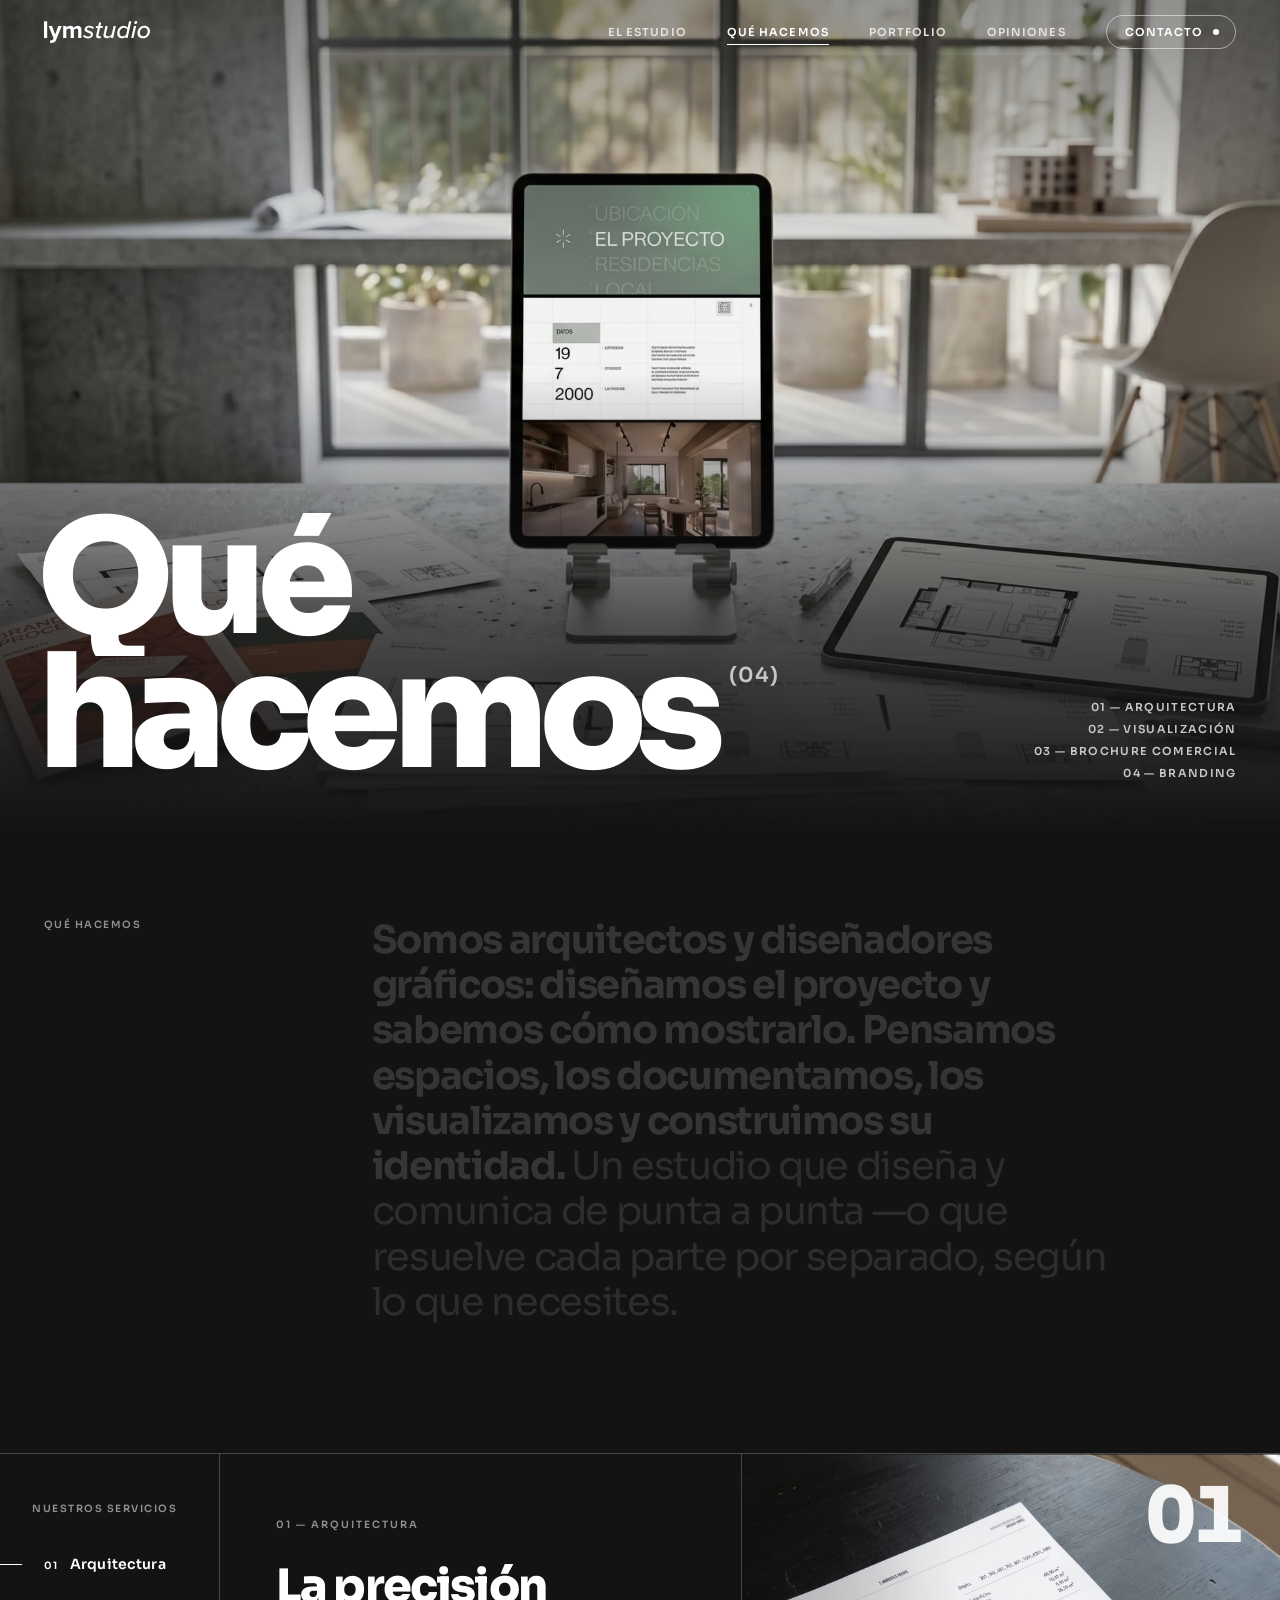
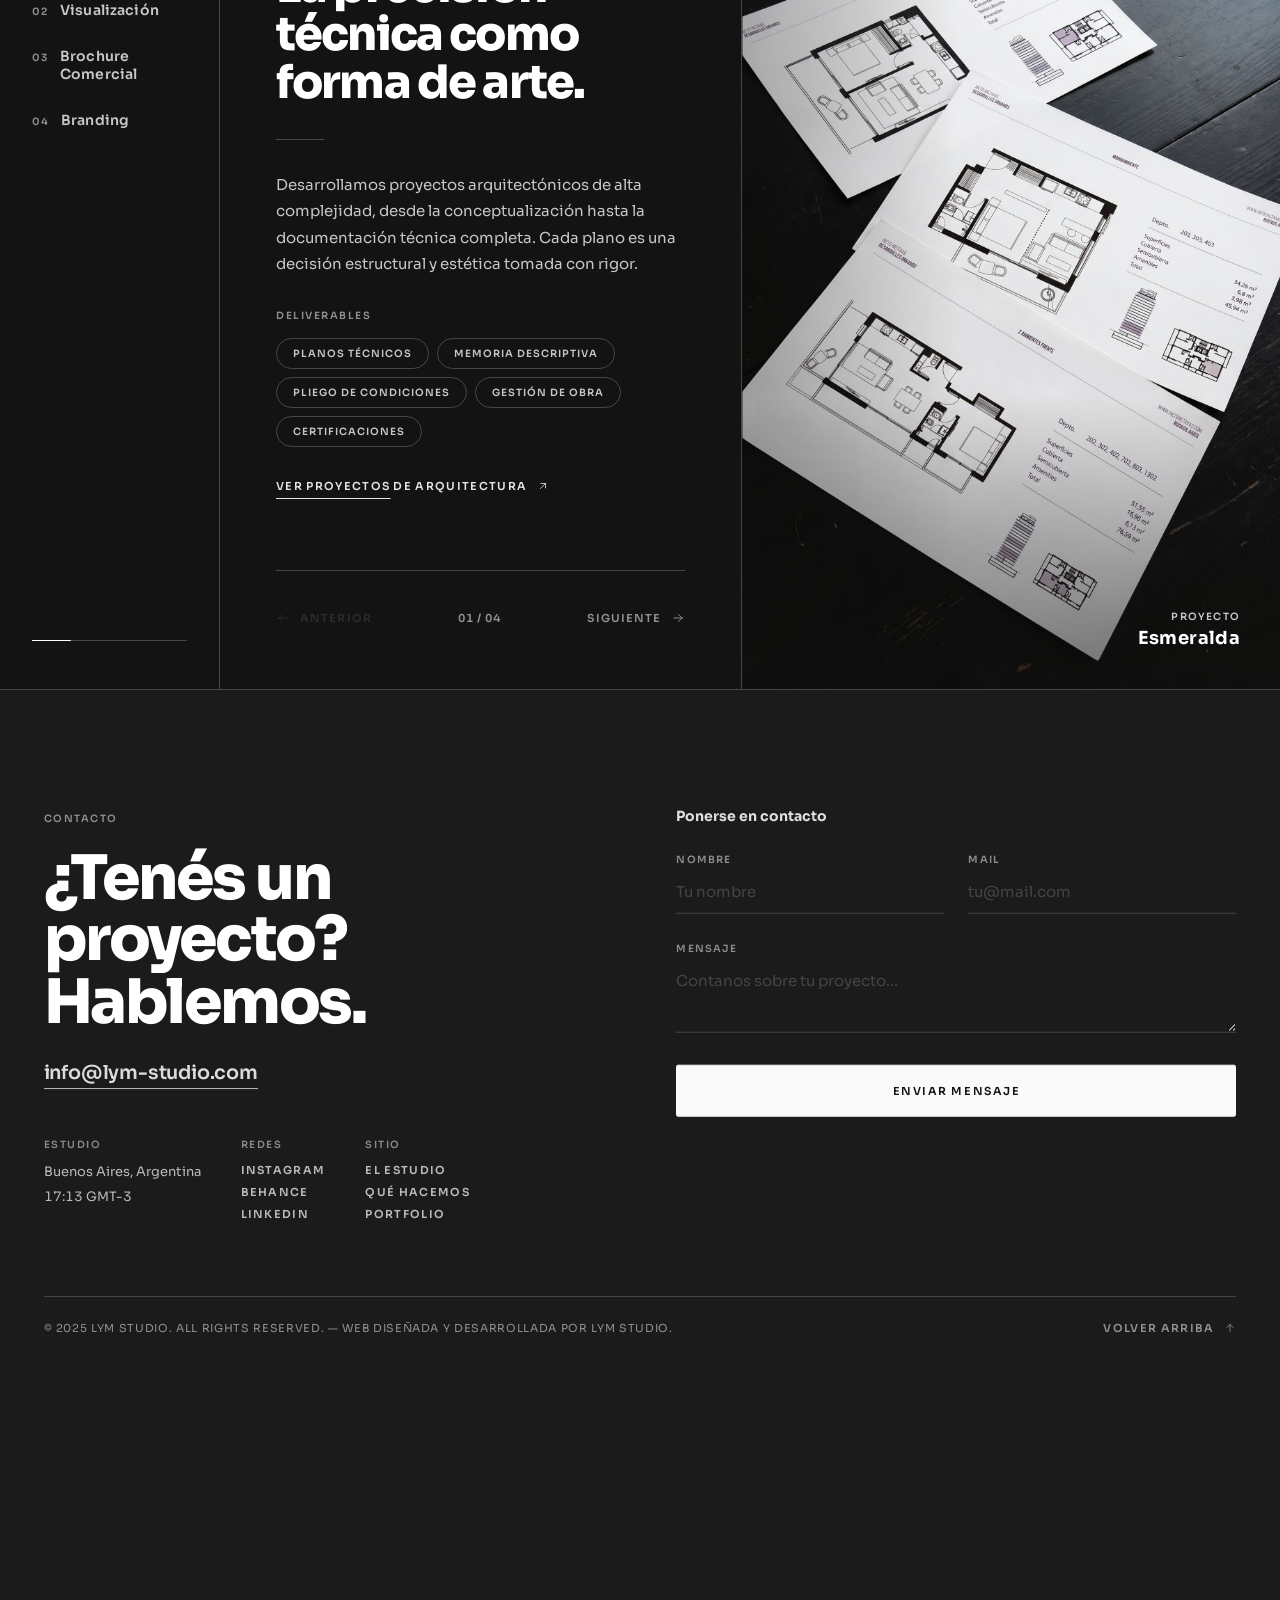
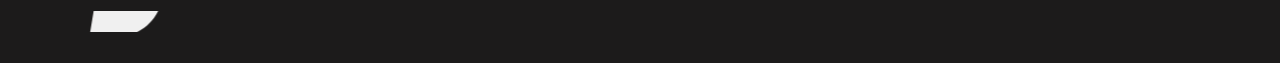
<file: servicios.html>
<!DOCTYPE html>
<html lang="es" data-page="servicios">
<head>
<meta charset="UTF-8">
<meta name="viewport" content="width=device-width, initial-scale=1.0">
<title>LYM Studio — Qué Hacemos</title>
<meta name="description" content="Arquitectura, visualización, brochure comercial y branding. Un estudio que diseña y comunica de punta a punta, o que resuelve cada parte por separado.">
<meta name="theme-color" content="#141313">
<meta property="og:title" content="LYM Studio — Qué Hacemos">
<meta property="og:image" content="https://lym-studio.com/imagenes/servicios/hero.jpg">
<link rel="icon" type="image/svg+xml" href="imagenes/general/favicon.svg">
<link rel="preconnect" href="https://fonts.googleapis.com">
<link rel="preconnect" href="https://fonts.gstatic.com" crossorigin>
<link href="https://fonts.googleapis.com/css2?family=Sora:wght@400;600;700;800&display=swap" rel="stylesheet">
<link rel="stylesheet" href="assets/css/lym.css">
<script>
  (function (h) {
    if (window.matchMedia('(prefers-reduced-motion: reduce)').matches) return;
    var s; try { s = window.sessionStorage; } catch (e) {}
    h.classList.add('js');
    if (s && s.getItem('lym:transition') === '1') { h.classList.add('is-entering'); s.removeItem('lym:transition'); }
    else if (h.dataset.page === 'index' && s && !s.getItem('lym:visited')) h.classList.add('is-preloading');
    setTimeout(function () { if (!h.classList.contains('anim-ready')) h.classList.remove('js', 'is-entering', 'is-preloading'); }, 4000);
  })(document.documentElement);
</script>
<style>
  /* ── SERVICE HERO ── */
  .service-hero { position: relative; height: 92vh; min-height: 560px; overflow: hidden; }
  .service-hero-media { position: absolute; inset: 0; overflow: hidden; }
  .service-hero-bg {
    position: absolute; inset: -10% 0;
    background-image: url('imagenes/servicios/hero.jpg');
    background-size: cover; background-position: center;
  }
  .service-hero-shade { position: absolute; inset: 0; background: linear-gradient(to bottom, rgba(20,19,19,0.45) 0%, rgba(20,19,19,0.05) 35%); }
  .service-hero-fade {
    position: absolute; left: 0; right: 0; bottom: 0; height: 55%; z-index: 1;
    background: linear-gradient(to bottom, rgba(20,19,19,0) 0%, rgba(20,19,19,0.7) 55%, var(--surface) 100%);
  }
  .service-hero-content {
    position: absolute; left: var(--pad); right: var(--pad); bottom: 48px; z-index: 2;
    display: flex; align-items: flex-end; justify-content: space-between; gap: 40px;
  }
  .service-hero-title {
    font-size: clamp(60px, 12.4vw, 200px); font-weight: 800;
    letter-spacing: -0.065em; line-height: 0.84; color: var(--primary); margin-left: -0.04em;
  }
  .service-hero-title sup {
    font-size: 0.13em; font-weight: 600; letter-spacing: 0.04em; color: var(--on-surface-variant);
    vertical-align: top; margin-left: 0.35em; position: relative; top: 1em;
  }
  .service-hero-index { display: flex; flex-direction: column; gap: 8px; text-align: right; }
  .service-hero-index a {
    font-size: 11px; font-weight: 600; letter-spacing: 0.12em; text-transform: uppercase;
    color: var(--on-surface-variant); text-decoration: none; transition: color 0.3s;
  }
  .service-hero-index a:hover { color: var(--primary); }

  /* ── SERVICE HERO BANNER ── */
  .service-hero-banner { padding: clamp(56px, 7vw, 96px) var(--pad) clamp(88px, 10vw, 140px); background: var(--surface); }
  .service-hero-banner-inner { display: grid; grid-template-columns: minmax(0, 3fr) minmax(0, 9fr); gap: 40px; }
  .service-hero-text {
    font-size: clamp(22px, 3vw, 44px); font-weight: 700;
    line-height: 1.18; letter-spacing: -0.035em; color: var(--primary); max-width: 26ch;
  }
  .service-hero-text em { font-style: normal; color: var(--on-surface-variant); font-weight: 400; }

  /* ── 3 COLUMNAS ── */
  .services-layout {
    display: grid; grid-template-columns: 220px 1fr 42%;
    min-height: calc(100vh - var(--nav-h));
    border-top: 1px solid var(--outline-variant);
    scroll-margin-top: var(--nav-h);
  }

  .sidebar {
    position: sticky; top: var(--nav-h); height: calc(100vh - var(--nav-h));
    border-right: 1px solid var(--outline-variant);
    padding: 48px 32px; display: flex; flex-direction: column; gap: 4px; overflow-y: auto;
  }
  .sidebar-label { font-size: 10px; font-weight: 600; letter-spacing: 0.15em; text-transform: uppercase; color: var(--outline); margin-bottom: 24px; }
  .sidebar-item {
    position: relative; display: flex; align-items: baseline; gap: 12px;
    font-family: 'Sora', sans-serif; font-size: 14px; font-weight: 600; letter-spacing: 0.01em;
    color: var(--on-surface-variant); text-align: left;
    padding: 12px 0; background: none; border: none; cursor: pointer;
    transition: color 0.3s, padding-left 0.5s var(--ease-out);
  }
  .sidebar-item-num { font-size: 10px; letter-spacing: 0.1em; color: var(--outline); transition: color 0.3s; }
  .sidebar-item::before {
    content: ''; position: absolute; left: -32px; top: 50%; width: 0; height: 1px;
    background: var(--primary); transition: width 0.5s var(--ease-out);
  }
  .sidebar-item:hover { color: var(--on-surface); }
  .sidebar-item.active { color: var(--primary); padding-left: 12px; }
  .sidebar-item.active::before { width: 22px; }
  .sidebar-item.active .sidebar-item-num { color: var(--primary); }
  .sidebar-progress { margin-top: auto; height: 1px; background: var(--outline-variant); position: relative; overflow: hidden; }
  .sidebar-progress span { position: absolute; inset: 0; background: var(--primary); transform-origin: left; transform: scaleX(0.25); transition: transform 0.8s var(--ease-out); }

  .content-col {
    padding: 64px 56px; border-right: 1px solid var(--outline-variant);
    display: flex; flex-direction: column; justify-content: space-between;
    min-height: calc(100vh - var(--nav-h));
  }
  .content-block { display: flex; flex-direction: column; justify-content: space-between; height: 100%; }
  .content-inner { display: flex; flex-direction: column; gap: 32px; }
  .content-inner > * { transition: opacity 0.45s ease, transform 0.8s var(--ease-out); }
  .content-block.transitioning .content-inner > * { opacity: 0; transform: translateY(18px); transition-duration: 0.3s; }
  .content-block:not(.transitioning) .content-inner > *:nth-child(2) { transition-delay: 0.05s; }
  .content-block:not(.transitioning) .content-inner > *:nth-child(3) { transition-delay: 0.1s; }
  .content-block:not(.transitioning) .content-inner > *:nth-child(4) { transition-delay: 0.15s; }
  .content-block:not(.transitioning) .content-inner > *:nth-child(5) { transition-delay: 0.2s; }
  .content-block:not(.transitioning) .content-inner > *:nth-child(6) { transition-delay: 0.25s; }
  .content-block:not(.transitioning) .content-inner > *:nth-child(7) { transition-delay: 0.3s; }

  .content-service-num { font-size: 10px; font-weight: 600; letter-spacing: 0.2em; text-transform: uppercase; color: var(--outline); }
  .content-title {
    font-size: clamp(30px, 3.6vw, 56px); font-weight: 800;
    letter-spacing: -0.04em; line-height: 1.04; color: var(--primary); max-width: 560px;
  }
  .content-divider { width: 48px; height: 1px; background: var(--outline-variant); }
  .content-description { font-size: 15px; line-height: 1.75; color: var(--on-surface-variant); max-width: 480px; }

  .content-highlight {
    max-width: 480px; padding: 20px 22px;
    border: 1px solid var(--outline-variant); border-left: 2px solid var(--primary);
    background: var(--surface-container-low);
  }
  .content-highlight-label {
    display: inline-flex; align-items: center; gap: 8px;
    font-size: 10px; font-weight: 600; letter-spacing: 0.15em; text-transform: uppercase; color: var(--primary);
  }
  .content-highlight-label::before { content: ''; width: 6px; height: 6px; border-radius: 50%; background: currentColor; }
  .content-highlight-text { font-size: 14px; line-height: 1.7; color: var(--on-surface-variant); margin-top: 10px; }

  .deliverables-section { display: flex; flex-direction: column; gap: 16px; }
  .deliverables-label { font-size: 10px; font-weight: 600; letter-spacing: 0.15em; text-transform: uppercase; color: var(--outline); }
  .deliverables-list { display: flex; flex-wrap: wrap; gap: 8px; }
  .deliverable-pill {
    font-size: 10px; font-weight: 600; letter-spacing: 0.1em; text-transform: uppercase;
    color: var(--on-surface-variant); border: 1px solid var(--outline-variant);
    padding: 8px 16px; border-radius: 9999px; transition: border-color 0.2s, color 0.2s;
  }
  .deliverable-pill:hover { border-color: var(--outline); color: var(--on-surface); }

  .content-nav {
    display: flex; align-items: center; justify-content: space-between;
    padding-top: 40px; margin-top: 40px; border-top: 1px solid var(--outline-variant);
  }
  .content-nav-prev, .content-nav-next {
    display: flex; align-items: center; gap: 10px;
    font-family: 'Sora', sans-serif; font-size: 11px; font-weight: 600; letter-spacing: 0.1em; text-transform: uppercase;
    color: var(--outline); background: none; border: none; cursor: pointer; transition: color 0.2s;
  }
  .content-nav-prev svg, .content-nav-next svg { width: 14px; height: 14px; transition: transform 0.5s var(--ease-out); }
  .content-nav-prev:hover, .content-nav-next:hover { color: var(--primary); }
  .content-nav-prev:hover svg { transform: translateX(-4px); }
  .content-nav-next:hover svg { transform: translateX(4px); }
  .content-nav-prev:disabled, .content-nav-next:disabled { opacity: 0.2; cursor: default; }
  .content-nav-indicator { font-size: 11px; font-weight: 600; letter-spacing: 0.1em; color: var(--outline); font-variant-numeric: tabular-nums; }

  .image-col { position: sticky; top: var(--nav-h); height: calc(100vh - var(--nav-h)); overflow: hidden; }
  .image-wrapper { position: relative; width: 100%; height: 100%; }
  .service-image {
    position: absolute; inset: 0; background-size: cover; background-position: center;
    clip-path: inset(0 0 0 100%); transform: scale(1.12);
    transition: clip-path 1.1s var(--ease-inout), transform 1.6s var(--ease-out);
  }
  .service-image.active { clip-path: inset(0 0 0 0); transform: scale(1); z-index: 1; }
  .service-image.prev { clip-path: inset(0 0 0 0); transform: scale(1); z-index: 0; }
  .image-overlay { position: absolute; inset: 0; z-index: 2; background: linear-gradient(to right, rgba(20,19,19,0.3) 0%, transparent 40%), linear-gradient(to top, rgba(20,19,19,0.55) 0%, transparent 35%); }
  .image-project-label { position: absolute; bottom: 40px; right: 40px; z-index: 3; text-align: right; display: flex; flex-direction: column; gap: 4px; }
  .image-project-tag { font-size: 10px; font-weight: 600; letter-spacing: 0.12em; text-transform: uppercase; color: var(--on-surface-variant); }
  .image-project-name { font-size: 18px; font-weight: 700; color: var(--primary); letter-spacing: 0.02em; transition: opacity 0.4s, transform 0.6s var(--ease-out); }
  .image-project-name.is-changing { opacity: 0; transform: translateY(8px); }
  .image-count {
    position: absolute; top: 32px; right: 40px; z-index: 3;
    font-size: clamp(56px, 6vw, 96px); font-weight: 800; letter-spacing: -0.06em; line-height: 0.8;
    color: rgba(255,255,255,0.92); font-variant-numeric: tabular-nums;
  }

  /* ══════════ MOBILE ══════════ */
  @media (max-width: 860px) {
    .service-hero { height: 72vh; }
    .service-hero-content { left: 24px; right: 24px; bottom: 28px; }
    .service-hero-index { display: none; }
    .service-hero-banner { padding: 40px 24px 72px; }
    .service-hero-banner-inner { grid-template-columns: 1fr; gap: 20px; }

    .services-layout { grid-template-columns: 1fr; min-height: auto; }
    .sidebar {
      position: sticky; top: var(--nav-h); z-index: 10; height: auto;
      flex-direction: row; gap: 22px; overflow-x: auto; scrollbar-width: none;
      padding: 16px 24px; border-right: none; border-bottom: 1px solid var(--outline-variant);
      background: rgba(20,19,19,0.94); backdrop-filter: blur(10px); -webkit-backdrop-filter: blur(10px);
    }
    .sidebar::-webkit-scrollbar { display: none; }
    .sidebar-label, .sidebar-progress { display: none; }
    .sidebar-item { white-space: nowrap; flex: 0 0 auto; padding: 6px 0; }
    .sidebar-item::before { left: 0; top: auto; bottom: -8px; width: 100%; height: 2px; transform: scaleX(0); transform-origin: left; transition: transform 0.5s var(--ease-out); }
    .sidebar-item.active { padding-left: 0; }
    .sidebar-item.active::before { width: 100%; transform: scaleX(1); }

    .content-col { min-height: auto; padding: 40px 24px; border-right: none; border-bottom: 1px solid var(--outline-variant); order: 2; }
    .image-col { position: relative; top: 0; height: 52vh; order: 1; }
    .image-count { top: 20px; right: 24px; }
    .image-project-label { right: 24px; bottom: 24px; }
  }
</style>
</head>
<body>

<a class="skip-link" href="#main">Saltar al contenido</a>
<div class="cursor" id="cursor"></div>
<div class="cursor-ring" id="cursor-ring"></div>
<div class="curtain" aria-hidden="true"><img src="imagenes/general/iso-logo.svg" alt=""></div>

<!-- NAV -->
<nav aria-label="Principal">
  <a href="index.html" class="nav-logo" aria-label="LYM Studio — inicio"><img src="imagenes/general/lymstudio-logo.svg" alt="LYM Studio" class="nav-logo-img"></a>
  <ul class="nav-links" id="nav-links">
    <li><a href="index.html"><span class="nav-num">01</span>El Estudio</a></li>
    <li><a href="servicios.html" class="active" aria-current="page"><span class="nav-num">02</span>Qué Hacemos</a></li>
    <li><a href="portfolio.html"><span class="nav-num">03</span>Portfolio</a></li>
    <li><a href="index.html#opiniones"><span class="nav-num">04</span>Opiniones</a></li>
    <li class="nav-mobile-only">
      <a class="nav-mobile-mail" href="mailto:info@lym-studio.com">info@lym-studio.com</a>
      <div class="nav-mobile-social">
        <a href="https://www.instagram.com/lymstudio.ar/" target="_blank" rel="noopener">Instagram</a>
        <a href="https://www.behance.net/lymstudio" target="_blank" rel="noopener">Behance</a>
        <a href="https://www.linkedin.com/company/lymstudio" target="_blank" rel="noopener">LinkedIn</a>
      </div>
    </li>
  </ul>
  <a href="#contacto" class="nav-cta">Contacto<span class="nav-cta-dot"></span></a>
  <button class="nav-toggle" id="nav-toggle" aria-label="Abrir menú" aria-expanded="false" aria-controls="nav-links"><span></span><span></span><span></span></button>
</nav>

<main id="main">

  <!-- SERVICE HERO -->
  <div class="service-hero" id="service-hero" data-hero>
    <div class="service-hero-media"><div class="service-hero-bg" data-intro="img" data-parallax="8"></div></div>
    <div class="service-hero-shade"></div>
    <div class="service-hero-fade"></div>
    <div class="service-hero-content">
      <h1 class="service-hero-title" data-intro="split">Qué hacemos<sup>(04)</sup></h1>
      <div class="service-hero-index" data-intro>
        <a href="#servicios" data-service-link="0">01 — Arquitectura</a>
        <a href="#servicios" data-service-link="1">02 — Visualización</a>
        <a href="#servicios" data-service-link="2">03 — Brochure Comercial</a>
        <a href="#servicios" data-service-link="3">04 — Branding</a>
      </div>
    </div>
  </div>

  <!-- SERVICE HERO BANNER -->
  <div class="service-hero-banner">
    <div class="service-hero-banner-inner">
      <span class="label" data-reveal>Qué Hacemos</span>
      <p class="service-hero-text" data-words>
        Somos arquitectos y diseñadores gráficos: diseñamos el proyecto y sabemos cómo mostrarlo. Pensamos espacios, los documentamos, los visualizamos y construimos su identidad.
        <em>Un estudio que diseña y comunica de punta a punta —o que resuelve cada parte por separado, según lo que necesites.</em>
      </p>
    </div>
  </div>

  <!-- 3-COLUMN LAYOUT -->
  <div class="services-layout" id="servicios">

    <!-- SIDEBAR -->
    <aside class="sidebar" aria-label="Servicios">
      <p class="sidebar-label">Nuestros Servicios</p>
      <button class="sidebar-item active" data-index="0"><span class="sidebar-item-num">01</span>Arquitectura</button>
      <button class="sidebar-item" data-index="1"><span class="sidebar-item-num">02</span>Visualización</button>
      <button class="sidebar-item" data-index="2"><span class="sidebar-item-num">03</span>Brochure Comercial</button>
      <button class="sidebar-item" data-index="3"><span class="sidebar-item-num">04</span>Branding</button>
      <div class="sidebar-progress"><span id="sidebar-progress"></span></div>
    </aside>

    <!-- CONTENT COLUMN -->
    <div class="content-col">
      <div class="content-block" id="content-block">

        <div class="content-inner">
          <span class="content-service-num" id="content-num">01 — Arquitectura</span>
          <h2 class="content-title" id="content-title">La precisión técnica como forma de arte.</h2>
          <div class="content-divider"></div>
          <p class="content-description" id="content-description">Desarrollamos proyectos arquitectónicos de alta complejidad, desde la conceptualización hasta la documentación técnica completa. Cada plano es una decisión estructural y estética tomada con rigor.</p>
          <div class="content-highlight" id="content-highlight" hidden>
            <span class="content-highlight-label" id="content-highlight-label"></span>
            <p class="content-highlight-text" id="content-highlight-text"></p>
          </div>
          <div class="deliverables-section">
            <p class="deliverables-label">Deliverables</p>
            <div class="deliverables-list" id="deliverables-list">
              <span class="deliverable-pill">Planos técnicos</span>
              <span class="deliverable-pill">Memoria descriptiva</span>
              <span class="deliverable-pill">Pliego de condiciones</span>
              <span class="deliverable-pill">Gestión de obra</span>
              <span class="deliverable-pill">Certificaciones</span>
            </div>
          </div>
          <a href="portfolio.html?filter=arquitectura" class="link-arrow" id="content-link">Ver proyectos de arquitectura <svg viewBox="0 0 24 24" fill="none" aria-hidden="true"><path d="M7 17L17 7M17 7H8M17 7V16" stroke="currentColor" stroke-width="1.6" stroke-linecap="round" stroke-linejoin="round"/></svg></a>
        </div>

        <div class="content-nav">
          <button class="content-nav-prev" id="btn-prev" disabled>
            <svg viewBox="0 0 24 24" fill="none" aria-hidden="true"><path d="M19 12H5M5 12l6-6M5 12l6 6" stroke="currentColor" stroke-width="1.6" stroke-linecap="round" stroke-linejoin="round"/></svg> Anterior
          </button>
          <span class="content-nav-indicator" id="nav-indicator">01 / 04</span>
          <button class="content-nav-next" id="btn-next">
            Siguiente <svg viewBox="0 0 24 24" fill="none" aria-hidden="true"><path d="M5 12h14M19 12l-6-6M19 12l-6 6" stroke="currentColor" stroke-width="1.6" stroke-linecap="round" stroke-linejoin="round"/></svg>
          </button>
        </div>

      </div>
    </div>

    <!-- IMAGE COLUMN -->
    <div class="image-col">
      <div class="image-wrapper">
        <div class="service-image active" style="background-image: url('imagenes/servicios/arquitectura.jpg');"></div>
        <div class="service-image" style="background-image: url('imagenes/servicios/visualizacion.jpg');"></div>
        <div class="service-image" style="background-image: url('imagenes/servicios/brochure.jpg');"></div>
        <div class="service-image" style="background-image: url('imagenes/servicios/branding.jpg');"></div>
        <div class="image-overlay"></div>
        <span class="image-count" id="image-count">01</span>
        <div class="image-project-label">
          <span class="image-project-tag">Proyecto</span>
          <span class="image-project-name" id="image-project-name">Esmeralda</span>
        </div>
      </div>
    </div>

  </div>

</main>

<!-- FOOTER -->
<footer id="contacto">
  <div class="footer-top">
    <div class="footer-brand">
      <div>
        <span class="label" data-reveal>Contacto</span>
        <h2 class="footer-title" data-split>¿Tenés un proyecto? Hablemos.</h2>
        <a href="mailto:info@lym-studio.com" class="footer-mail" data-reveal>info@lym-studio.com</a>
      </div>
      <div class="footer-info" data-reveal>
        <div class="footer-info-group">
          <span class="label">Estudio</span>
          <span class="footer-info-value">Buenos Aires, Argentina</span>
          <span class="footer-info-value" data-clock></span>
        </div>
        <div class="footer-info-group">
          <span class="label">Redes</span>
          <a href="https://www.instagram.com/lymstudio.ar/" target="_blank" rel="noopener" class="footer-social-link">Instagram</a>
          <a href="https://www.behance.net/lymstudio" target="_blank" rel="noopener" class="footer-social-link">Behance</a>
          <a href="https://www.linkedin.com/company/lymstudio" target="_blank" rel="noopener" class="footer-social-link">LinkedIn</a>
        </div>
        <div class="footer-info-group">
          <span class="label">Sitio</span>
          <a href="index.html" class="footer-social-link">El Estudio</a>
          <a href="servicios.html" class="footer-social-link">Qué Hacemos</a>
          <a href="portfolio.html" class="footer-social-link">Portfolio</a>
        </div>
      </div>
    </div>
    <div class="footer-connect" data-reveal>
      <p class="footer-connect-label">Ponerse en contacto</p>
      <form id="contact-form" class="form-grid" name="contact" method="POST" data-netlify="true" data-success="contact-success" data-reset-after="6000">
        <input type="hidden" name="form-name" value="contact">
        <div class="modal-field">
          <label class="modal-label" for="c-nombre">Nombre</label>
          <input class="modal-input" id="c-nombre" name="name" type="text" placeholder="Tu nombre" required>
        </div>
        <div class="modal-field">
          <label class="modal-label" for="c-mail">Mail</label>
          <input class="modal-input" id="c-mail" name="email" type="email" placeholder="tu@mail.com" required>
        </div>
        <div class="modal-field modal-field-full">
          <label class="modal-label" for="c-mensaje">Mensaje</label>
          <textarea class="modal-textarea" id="c-mensaje" name="message" placeholder="Contanos sobre tu proyecto..." required></textarea>
        </div>
        <p class="form-error" hidden>Hubo un error al enviar el mensaje. Por favor, intentá de nuevo o escribinos a <a href="mailto:info@lym-studio.com">info@lym-studio.com</a>.</p>
        <button class="btn modal-submit" type="submit"><span class="btn-idle">Enviar mensaje</span><span class="btn-sending">Enviando…</span></button>
      </form>
      <div class="form-success" id="contact-success" hidden>
        <p class="form-success-title">¡Gracias! Tu mensaje fue enviado correctamente.</p>
      </div>
    </div>
  </div>
  <div class="footer-bottom">
    <span class="footer-copy">© 2025 LYM Studio. All Rights Reserved. — Web diseñada y desarrollada por LYM Studio.</span>
    <button class="footer-top-btn" type="button" data-top>Volver arriba <svg viewBox="0 0 24 24" fill="none" aria-hidden="true"><path d="M12 19V5M12 5l-6 6M12 5l6 6" stroke="currentColor" stroke-width="1.6" stroke-linecap="round" stroke-linejoin="round"/></svg></button>
  </div>
  <div class="footer-wordmark" data-reveal-img data-reveal-start="top bottom"><img src="imagenes/general/lymstudio-logo.svg" alt="" aria-hidden="true"></div>
</footer>

<script src="assets/vendor/gsap.min.js"></script>
<script src="assets/vendor/ScrollTrigger.min.js"></script>
<script src="assets/vendor/SplitText.min.js"></script>
<script src="assets/vendor/lenis.min.js"></script>
<script src="assets/js/lym.js"></script>
<script>
  // ── Datos de servicios ──
  const services = [
    {
      num: '01 — Arquitectura',
      title: 'La precisión técnica como forma de arte.',
      description: 'Desarrollamos proyectos arquitectónicos de alta complejidad, desde la conceptualización hasta la documentación técnica completa. Cada plano es una decisión estructural y estética tomada con rigor.',
      deliverables: ['Planos técnicos', 'Memoria descriptiva', 'Pliego de condiciones', 'Gestión de obra', 'Certificaciones'],
      project: 'Esmeralda',
      link: { href: 'portfolio.html?filter=arquitectura', text: 'Ver proyectos de arquitectura' }
    },
    {
      num: '02 — Visualización',
      title: 'Ver el proyecto antes de que exista.',
      description: 'Producimos renders e imágenes 3D fotorrealistas que comunican la esencia de cada proyecto con máxima fidelidad. Nuestras visualizaciones son herramientas de venta, presentación y validación de diseño.',
      deliverables: ['Renders exteriores', 'Renders interiores', 'Tours virtuales', 'Modelos 3D interactivos', 'Animaciones'],
      project: 'Atlikum',
      link: { href: 'portfolio.html?filter=visualizaciones', text: 'Ver proyectos con visualizaciones' }
    },
    {
      num: '03 — Brochure Comercial',
      title: 'Cada pieza de comunicación es una extensión de la obra.',
      description: 'Creamos materiales de comunicación que traducen la complejidad arquitectónica en narrativas visuales claras y poderosas. Diseñamos el brochure en dos formatos: impreso, como pieza editorial para la mesa de ventas, y web, para que el proyecto se comparta con un link y llegue a cada comprador.',
      deliverables: ['Brochure impreso', 'Brochure web', 'Catálogos', 'Presentaciones', 'Señalética', 'Contenido digital'],
      highlight: {
        label: 'Brochure web',
        text: 'Un sitio propio para cada proyecto. Se comparte por WhatsApp o mail, se recorre desde el celular y reúne renders, plantas, ubicación y contacto directo con el equipo comercial. Se actualiza sin reimprimir.'
      },
      project: 'Cañaveral I',
      link: { href: 'trelles/', text: 'Ver un brochure web: Trelles 928' }
    },
    {
      num: '04 — Branding',
      title: 'Una marca es tan fuerte como la historia detrás de ella.',
      description: 'Definimos la narrativa de tu proyecto y la transformamos en una marca distintiva. No solo creamos imágenes; construimos mundos donde la arquitectura y el propósito se encuentran para conectar con las personas. Y llevamos esa identidad a la pantalla con el diseño web.',
      deliverables: ['Identidad visual', 'Manual de marca', 'Naming', 'Estrategia de marca', 'Papelería corporativa', 'Diseño web'],
      highlight: {
        label: 'Diseño web',
        text: 'Diseñamos y desarrollamos el sitio del proyecto o del desarrollador con la misma identidad que la marca: una web clara, rápida y pensada para el celular, con formulario de consultas para convertir visitas en contactos.'
      },
      project: 'Hilich',
      link: { href: 'portfolio.html?filter=branding', text: 'Ver proyectos de branding' }
    }
  ];

  const pad = n => String(n).padStart(2, '0');
  const contentNum = document.getElementById('content-num');
  const contentTitle = document.getElementById('content-title');
  const contentDesc = document.getElementById('content-description');
  const contentLink = document.getElementById('content-link');
  const deliverablesList = document.getElementById('deliverables-list');
  const highlight = document.getElementById('content-highlight');
  const highlightLabel = document.getElementById('content-highlight-label');
  const highlightText = document.getElementById('content-highlight-text');
  const navIndicator = document.getElementById('nav-indicator');
  const btnPrev = document.getElementById('btn-prev');
  const btnNext = document.getElementById('btn-next');
  const contentBlock = document.getElementById('content-block');
  const imageProjectName = document.getElementById('image-project-name');
  const imageCount = document.getElementById('image-count');
  const progress = document.getElementById('sidebar-progress');
  const sidebarItems = document.querySelectorAll('.sidebar-item');
  const images = document.querySelectorAll('.service-image');
  let current = 0;

  function render(index) {
    const s = services[index];
    contentNum.textContent = s.num;
    contentTitle.textContent = s.title;
    contentDesc.textContent = s.description;
    deliverablesList.innerHTML = s.deliverables.map(d => `<span class="deliverable-pill">${d}</span>`).join('');
    highlight.hidden = !s.highlight;
    if (s.highlight) {
      highlightLabel.textContent = s.highlight.label;
      highlightText.textContent = s.highlight.text;
    }
    contentLink.href = s.link.href;
    contentLink.firstChild.textContent = s.link.text + ' ';
    navIndicator.textContent = `${pad(index + 1)} / ${pad(services.length)}`;
    imageProjectName.textContent = s.project;
    imageCount.textContent = pad(index + 1);
    progress.style.transform = `scaleX(${(index + 1) / services.length})`;
    sidebarItems.forEach((item, i) => item.classList.toggle('active', i === index));
    btnPrev.disabled = index === 0;
    btnNext.disabled = index === services.length - 1;
  }

  function setService(index) {
    if (index === current || index < 0 || index >= services.length) return;
    images.forEach((img, i) => {
      img.classList.toggle('prev', i === current);
      img.classList.toggle('active', i === index);
    });
    imageProjectName.classList.add('is-changing');
    contentBlock.classList.add('transitioning');
    current = index;
    sidebarItems.forEach((item, i) => item.classList.toggle('active', i === index));
    const url = new URL(window.location.href);
    url.searchParams.set('s', index);
    history.replaceState(null, '', url);

    setTimeout(() => {
      render(index);
      contentBlock.classList.remove('transitioning');
      imageProjectName.classList.remove('is-changing');
    }, 320);
  }

  sidebarItems.forEach((item, i) => item.addEventListener('click', () => setService(i)));
  btnPrev.addEventListener('click', () => setService(current - 1));
  btnNext.addEventListener('click', () => setService(current + 1));

  // ← → cambian de servicio (sin interferir con formularios ni con el scroll vertical)
  document.addEventListener('keydown', e => {
    if (e.target.closest('input, textarea, select, [contenteditable]')) return;
    if (e.key === 'ArrowRight') setService(current + 1);
    if (e.key === 'ArrowLeft') setService(current - 1);
  });

  // Índice del hero: abre el servicio y baja hasta él
  document.querySelectorAll('[data-service-link]').forEach(a => a.addEventListener('click', e => {
    e.preventDefault();
    setService(parseInt(a.dataset.serviceLink, 10));
    LYM.scrollTo('#servicios', { offset: -64 });
  }));

  // ?s=N (desde la home) abre directamente ese servicio
  const initial = parseInt(new URLSearchParams(window.location.search).get('s'), 10);
  if (initial >= 0 && initial < services.length) {
    current = initial;
    images.forEach((img, i) => img.classList.toggle('active', i === initial));
    document.addEventListener('lym:ready', () => LYM.scrollTo('#servicios', { offset: -64, duration: 1.6 }));
  }
  render(current);
</script>

</body>
</html>
</file>
<file: preview-canaveral/assets/vendor/lenis.css>
html.lenis,html.lenis body{height:auto}.lenis:not(.lenis-autoToggle).lenis-stopped{overflow:clip}.lenis [data-lenis-prevent],.lenis [data-lenis-prevent-wheel],.lenis [data-lenis-prevent-touch]{overscroll-behavior:contain}.lenis.lenis-smooth iframe{pointer-events:none}.lenis.lenis-autoToggle{transition-property:overflow;transition-duration:1ms;transition-behavior:allow-discrete}
</file>
<file: preview-canaveral/assets/css/style.css>
/* ==========================================================================
   CAÑAVERAL I — Brochure digital
   Identidad: brochure ECO VISION V3 (Eco Vision SAS)
   Dirección: futurista · ecológica · moderna (HUD, grilla técnica, verde lima)
   ========================================================================== */

@font-face { font-family: 'Geist'; src: url('../fonts/geist-var.woff2') format('woff2-variations'), url('../fonts/geist-var.woff2') format('woff2'); font-weight: 100 900; font-style: normal; font-display: swap; }

:root {
  /* Paleta del brochure */
  --sage: #7F8A82;
  --sage-2: #C3C8C2;
  --sage-deep: #4C5850;
  --fog: #E2E2E2;
  /* Extensión futurista */
  --forest: #0E130F;
  --moss: #172019;
  --paper: #EFEFEC;
  --white: #FAFAF8;
  --ink: #121512;
  --text-2: #4A504B;
  --muted: #858C86;
  --lime: #CDF04A;
  --ok: #3B6B2C;

  --sans: 'Geist', 'Helvetica Neue', Arial, sans-serif;
  --mono: var(--sans); /* etiquetas chicas: misma familia, en mayúsculas */

  --gutter: clamp(16px, 2.6vw, 48px);
  --header-h: 68px;
  --full: 100vh;
  --radius: clamp(14px, 1.4vw, 24px);

  --fs-display: clamp(52px, 9.4vw, 196px);
  --fs-lead: clamp(18px, 1.55vw, 28px);
  --fs-body: clamp(15px, 1.02vw, 18px);
  --fs-label: clamp(10.5px, .7vw, 12px);

  --ease-out: cubic-bezier(.16, 1, .3, 1);
  --ease-in-out: cubic-bezier(.76, 0, .24, 1);
}
@supports (height: 100svh) { :root { --full: 100svh; } }

*, *::before, *::after { box-sizing: border-box; }
html { background: var(--forest); -webkit-text-size-adjust: 100%; }
body {
  margin: 0;
  font-family: var(--sans);
  font-size: var(--fs-body);
  line-height: 1.45;
  color: var(--ink);
  background: var(--paper);
  -webkit-font-smoothing: antialiased;
  -moz-osx-font-smoothing: grayscale;
  text-rendering: optimizeLegibility;
  font-feature-settings: 'ss01' on;
}
.js body.is-loading { overflow: hidden; }
img { display: block; max-width: 100%; }
svg { display: block; }
button { font: inherit; color: inherit; background: none; border: 0; padding: 0; cursor: pointer; }
a { color: inherit; }
h1, h2, h3, h4, p, ul, ol, figure, dl, dd { margin: 0; }
ul, ol { padding: 0; list-style: none; }
::selection { background: var(--lime); color: var(--ink); }
:focus-visible { outline: 1.5px solid var(--lime); outline-offset: 4px; }

.sr-only { position: absolute; width: 1px; height: 1px; padding: 0; margin: -1px; overflow: hidden; clip: rect(0 0 0 0); white-space: nowrap; border: 0; }
.skip {
  position: fixed; top: 12px; left: 12px; z-index: 200;
  padding: 10px 16px; border-radius: 999px;
  background: var(--lime); color: var(--ink);
  font: 500 12px var(--mono); text-transform: uppercase; text-decoration: none;
  transform: translateY(-160%); transition: transform .4s var(--ease-out);
}
.skip:focus { transform: none; }

/* Temas por superficie ----------------------------------------------------- */
[data-theme="dark"]  { --fg: var(--fog); --fg-2: rgba(226, 226, 226, .6); --bg: var(--forest); --line: rgba(226, 226, 226, .14); --line-2: rgba(226, 226, 226, .32); color: var(--fg); }
[data-theme="light"] { --fg: var(--ink); --fg-2: var(--text-2); --bg: var(--paper); --line: rgba(18, 21, 18, .11); --line-2: rgba(18, 21, 18, .28); color: var(--fg); }
[data-theme="sage"]  { --fg: var(--fog); --fg-2: rgba(240, 240, 240, .74); --bg: var(--sage); --line: rgba(226, 226, 226, .22); --line-2: rgba(226, 226, 226, .45); color: var(--fg); }

/* Recortes animables (GSAP interpola las variables) */
.clip { clip-path: inset(var(--ct, 0%) var(--cr, 0%) var(--cb, 0%) var(--cl, 0%) round var(--crad, 0px)); }
.char-mask { padding-block: .14em .06em; margin-block: -.14em -.06em; }
.line-mask { padding-block: .08em; margin-block: -.08em; padding-inline: .02em .12em; margin-inline: -.02em -.12em; }

/* Piezas comunes ------------------------------------------------------------ */
.label {
  display: flex; align-items: center; gap: 10px;
  font: 400 var(--fs-label)/1.3 var(--mono);
  letter-spacing: .06em; text-transform: uppercase;
  color: var(--fg-2);
}
.label span { color: var(--fg); }
.display {
  font: 500 var(--fs-display)/.86 var(--sans);
  letter-spacing: -.06em;
  text-transform: uppercase;
  color: var(--fg);
}
.display--sage { color: var(--sage); text-transform: none; font-size: clamp(44px, 6.4vw, 128px); line-height: .92; letter-spacing: -.055em; }
.lead { font: 400 var(--fs-lead)/1.25 var(--sans); letter-spacing: -.02em; color: var(--fg-2); max-width: 34ch; }

.tag {
  display: inline-flex; align-items: center;
  padding: 5px 8px 4px; border-radius: 3px;
  background: var(--lime); color: var(--ink);
  font: 500 10.5px/1 var(--mono); letter-spacing: .06em; text-transform: uppercase;
}

.btn {
  --b: var(--fg);
  display: inline-flex; align-items: center; gap: 9px;
  padding: 12px 18px 11px;
  border-radius: 999px;
  border: 1px solid color-mix(in srgb, var(--b) 36%, transparent);
  font: 500 11.5px/1 var(--mono);
  letter-spacing: .06em; text-transform: uppercase;
  text-decoration: none; white-space: nowrap;
  color: var(--fg);
  transition: background .4s ease, color .4s ease, border-color .4s ease;
}
.btn:hover { border-color: var(--fg); }
.btn--solid { background: var(--fg); color: var(--bg); border-color: var(--fg); }
.btn--solid:hover { background: var(--lime); color: var(--ink); border-color: var(--lime); }
.btn svg { width: 15px; height: 15px; fill: none; stroke: currentColor; stroke-width: 1.5; transition: transform .5s var(--ease-out); }
.btn:hover svg { transform: translateX(3px); }

.link-u { text-decoration: none; background: linear-gradient(currentColor, currentColor) 0 100% / 0 1px no-repeat; transition: background-size .6s var(--ease-out); }
.link-u:hover { background-size: 100% 1px; }

/* ==========================================================================
   Loader
   ========================================================================== */
.loader { display: none; }
.js .loader {
  position: fixed; inset: 0; z-index: 120;
  display: grid; place-items: center;
  background: var(--sage); color: var(--fog);
}
.loader__logo { display: flex; align-items: flex-start; gap: clamp(14px, 1.6vw, 28px); }
.loader__canes { height: clamp(78px, 9.6vw, 176px); width: auto; overflow: visible; }
.loader__canes path { transform-box: fill-box; transform-origin: 50% 100%; }
.loader__type { display: grid; gap: clamp(8px, 1vw, 16px); padding-top: clamp(4px, .5vw, 9px); }
.loader__word { height: clamp(52px, 6.6vw, 122px); width: auto; }
.loader__sub { height: clamp(11px, 1.36vw, 25px); width: auto; }
.loader__word path, .loader__sub path { transform-box: fill-box; }
.loader__foot {
  position: absolute; left: var(--gutter); right: var(--gutter); bottom: calc(var(--gutter) * .8);
  display: flex; justify-content: space-between; align-items: flex-end;
  font: 400 11px/1 var(--mono); letter-spacing: .08em; text-transform: uppercase; color: rgba(240, 240, 240, .72);
}
.loader__count { font-variant-numeric: tabular-nums; color: var(--fog); }
.loader__bar { position: absolute; left: 0; right: 0; bottom: 0; height: 2px; background: rgba(226, 226, 226, .2); }
.loader__bar span { display: block; height: 100%; background: var(--lime); transform: scaleX(0); transform-origin: left; }

/* ==========================================================================
   Cursor
   ========================================================================== */

.cursor { display: none; }
.has-cursor .cursor {
  display: block; position: fixed; left: 0; top: 0; z-index: 140; pointer-events: none;
}
.cursor__label {
  position: absolute; left: 14px; top: 14px;
  padding: 6px 9px 5px; border-radius: 3px;
  background: var(--lime); color: var(--ink);
  font: 500 10.5px/1 var(--mono); letter-spacing: .08em; text-transform: uppercase; white-space: nowrap;
  transform: scale(.6); opacity: 0; transform-origin: 0 0;
  transition: transform .45s var(--ease-out), opacity .25s ease;
}
.cursor.is-label .cursor__label { transform: none; opacity: 1; }
.cursor.is-hidden .cursor__label { opacity: 0; }

/* ==========================================================================
   Header
   ========================================================================== */
.header {
  position: fixed; top: 0; left: 0; right: 0; z-index: 60;
  height: var(--header-h);
  display: grid; grid-template-columns: 1fr auto 1fr; align-items: center; gap: 20px;
  padding: 0 var(--gutter);
  pointer-events: none;
  transition: transform .8s var(--ease-out), color .5s ease;
}
.header > * { pointer-events: auto; }
.header.is-hidden { transform: translateY(-110%); }
.brand { display: flex; align-items: center; gap: 10px; text-decoration: none; color: var(--fg); justify-self: start; }
.brand__canes { height: 30px; width: 15.3px; }
.brand__word { height: 17px; width: 105px; }

.nav ol { display: flex; gap: 2px; }
.nav a {
  display: flex; align-items: baseline; gap: 6px;
  padding: 9px 11px;
  font: 400 11px/1 var(--mono); letter-spacing: .06em; text-transform: uppercase;
  text-decoration: none; color: var(--fg); opacity: .62;
  transition: opacity .3s ease;
}
.nav a span { font-size: 9.5px; opacity: .7; }
.nav a:hover, .nav a.is-active { opacity: 1; }
.nav a.is-active { text-decoration: underline; text-underline-offset: 6px; text-decoration-thickness: 1px; }

.header__right { justify-self: end; display: flex; align-items: center; gap: 14px; }
.header__menu { display: none; }

.menu {
  position: fixed; inset: 0; z-index: 55;
  display: flex; flex-direction: column; justify-content: flex-end; gap: 28px;
  padding: calc(var(--header-h) + 24px) var(--gutter) calc(var(--gutter) * 1.4);
  background: var(--forest); color: var(--fog);
  clip-path: inset(0 0 100% 0); visibility: hidden;
  transition: clip-path .9s var(--ease-in-out), visibility 0s linear .9s;
}
.menu.is-open { clip-path: inset(0 0 0 0); visibility: visible; transition: clip-path .9s var(--ease-in-out), visibility 0s; }
.menu ol { display: grid; }
.menu ol a {
  display: flex; align-items: baseline; gap: 14px;
  padding: 10px 0; border-bottom: 1px solid rgba(226, 226, 226, .14);
  font: 500 clamp(34px, 9vw, 64px)/1 var(--sans); letter-spacing: -.05em; text-transform: uppercase; text-decoration: none;
}
.menu ol a span { font: 400 11px var(--mono); color: var(--lime); letter-spacing: .06em; }
.menu__foot { display: flex; flex-direction: column; gap: 6px; font: 400 12px var(--mono); text-transform: uppercase; letter-spacing: .04em; color: rgba(226, 226, 226, .7); }
.menu__foot a { text-decoration: none; }

/* ==========================================================================
   Portada
   ========================================================================== */
.hero { position: relative; height: calc(var(--full) * 2.3); background: var(--forest); }
.hero__pin { position: sticky; top: 0; height: var(--full); overflow: hidden; }
.hero__frame {
  --k: 1;
  position: absolute;
  top: calc(var(--header-h) * var(--k));
  left: calc(var(--gutter) * var(--k));
  right: calc(var(--gutter) * var(--k));
  bottom: calc(46px * var(--k));
  border: 1px solid rgba(226, 226, 226, calc(.3 * var(--k)));
  overflow: hidden;
  color: var(--fog);
  background: var(--moss);
}
.hero__media { position: absolute; inset: 0; container-type: size; overflow: hidden; }
.cover {
  position: absolute; left: 50%; top: var(--oy, 50%);
  width: max(100cqw, calc(100cqh * var(--ar)));
  aspect-ratio: var(--ar);
  translate: -50% calc(var(--oy, 50%) * -1);
  will-change: transform;
}
.cover > img { width: 100%; height: 100%; object-fit: cover; }
.hero__media .cover { transform: scale(var(--zoom, 1.08)); transform-origin: 49.5% 47%; }
.hero__media::after {
  content: ''; position: absolute; inset: 0; pointer-events: none;
  background: linear-gradient(180deg, rgba(14, 19, 15, .42) 0%, rgba(14, 19, 15, 0) 26%, rgba(14, 19, 15, 0) 55%, rgba(14, 19, 15, .62) 100%);
}
.hero__media .cover::before { content: ''; position: absolute; inset: 0; z-index: 1; pointer-events: none; background: radial-gradient(70% 60% at 50% 46%, rgba(14, 19, 15, .34), rgba(14, 19, 15, .12) 70%); }
.hero__media .hotspots { z-index: 2; }
.hero__fog {
  position: absolute; inset: -10%; pointer-events: none; opacity: 0;
  background: radial-gradient(60% 55% at 50% 45%, rgba(239, 239, 236, .92), rgba(239, 239, 236, 1) 70%);
}

.hero__title {
  position: absolute; left: 50%; top: 46%;
  translate: -50% -50%;
  display: grid; justify-items: center; gap: 16px;
}
.select { position: relative; }
.hero__name svg { width: clamp(250px, 44vw, 860px); height: auto; aspect-ratio: 828.9 / 133.8; color: var(--fog); }

.facts {
  position: absolute; left: 0; right: 0; bottom: 0;
  display: grid; grid-auto-flow: column; grid-auto-columns: 1fr;
  background: rgba(14, 19, 15, .58);
  -webkit-backdrop-filter: blur(14px) saturate(1.2); backdrop-filter: blur(14px) saturate(1.2);
  border-top: 1px solid rgba(226, 226, 226, .22);
}
.cell { padding: 14px 18px 15px; border-right: 1px solid rgba(226, 226, 226, .16); min-width: 0; }
.cell:last-child { border-right: 0; }
.cell dt { font: 400 10px/1.2 var(--sans); letter-spacing: .08em; text-transform: uppercase; color: rgba(226, 226, 226, .55); margin-bottom: 7px; }
.cell dd { font: 400 15px/1.3 var(--sans); letter-spacing: -.01em; color: var(--fog); font-variant-numeric: tabular-nums; white-space: nowrap; overflow: hidden; text-overflow: ellipsis; }

.hero__cue {
  position: absolute; left: 50%; bottom: 14px; translate: -50% 0;
  display: flex; align-items: center; gap: 10px;
  font: 400 10.5px/1 var(--mono); letter-spacing: .08em; text-transform: uppercase; color: rgba(226, 226, 226, .7);
}
.hero__cue i { width: 34px; height: 1px; background: rgba(226, 226, 226, .3); position: relative; overflow: hidden; }
.hero__cue i::after { content: ''; position: absolute; inset: 0; background: var(--lime); animation: cue 2.2s var(--ease-in-out) infinite; }
@keyframes cue { 0% { transform: translateX(-100%); } 55% { transform: translateX(0); } 100% { transform: translateX(100%); } }

/* Hotspots (portada y terraza) */
.hotspots { position: absolute; inset: 0; }
.hotspot { position: absolute; left: var(--x); top: var(--y); width: 30px; height: 30px; translate: -50% -50%; z-index: 2; }
.hotspot__dot { position: absolute; inset: 7px; border-radius: 50%; border: 1px solid var(--fog); background: rgba(14, 19, 15, .35); }
.hotspot__dot::before { content: ''; position: absolute; inset: 4px; border-radius: 50%; background: var(--lime); }
.hotspot__dot::after { content: ''; position: absolute; inset: -6px; border-radius: 50%; border: 1px solid rgba(205, 240, 74, .7); animation: ping 2.4s var(--ease-out) infinite; }
@keyframes ping { 0% { transform: scale(.6); opacity: 1; } 100% { transform: scale(1.9); opacity: 0; } }
.hotspot__card {
  position: absolute; left: calc(100% + 10px); top: 50%; translate: 0 -50%;
  display: grid; gap: 4px; padding: 9px 12px 10px; min-width: 150px;
  background: rgba(14, 19, 15, .62); -webkit-backdrop-filter: blur(12px); backdrop-filter: blur(12px);
  border: 1px solid rgba(226, 226, 226, .22); border-left: 2px solid var(--lime);
  color: var(--fog); text-align: left; white-space: nowrap;
  font: 500 13px/1.15 var(--sans); letter-spacing: -.01em;
  opacity: 0; transform: translateX(-6px); pointer-events: none;
  transition: opacity .35s ease, transform .5s var(--ease-out);
}
.hotspot--left .hotspot__card { left: auto; right: calc(100% + 10px); border-left: 1px solid rgba(226, 226, 226, .22); border-right: 2px solid var(--lime); text-align: right; transform: translateX(6px); }
.hotspot:hover .hotspot__card, .hotspot:focus-visible .hotspot__card, .hotspot.is-on .hotspot__card { opacity: 1; transform: none; }

/* ==========================================================================
   Concepto + nodos (pág. 3)
   ========================================================================== */
.concepto {
  position: relative; background: var(--paper);
  display: grid; grid-template-columns: 7fr 5fr; grid-template-areas: "head img" "nodes nodes";
  column-gap: clamp(24px, 4vw, 80px);
  padding: clamp(80px, 14vh, 160px) var(--gutter) clamp(80px, 14vh, 160px);
}
.concepto__head { grid-area: head; display: grid; gap: 28px; align-content: start; }
.statement {
  font: 400 clamp(26px, 3.15vw, 58px)/1.06 var(--sans);
  letter-spacing: -.04em; color: var(--ink);
}
.statement .word { color: rgba(18, 21, 18, .16); transition: color .5s ease; }
.statement .word.is-lit { color: var(--ink); }
.statement mark { background: none; color: inherit; }
.statement mark .word { background: linear-gradient(var(--lime), var(--lime)) 0 88% / 0 .42em no-repeat; transition: color .5s ease, background-size .9s var(--ease-out); }
.statement mark .word.is-lit { background-size: 100% .42em; }
.no-js .statement, .is-reduced .statement .word { color: var(--ink); }

.concepto__img { grid-area: img; align-self: start; position: relative; margin-top: clamp(40px, 8vh, 110px); aspect-ratio: 16 / 10; overflow: hidden; border-radius: 4px; }
.concepto__img img { width: 100%; height: 100%; object-fit: cover; transform: scale(var(--s, 1.12)); }

.nodes { grid-area: nodes; margin-top: clamp(70px, 12vh, 150px); }
.nodes__label { margin-bottom: 28px; justify-content: center; }
.nodes__stage { position: relative; width: 100%; max-width: 1360px; margin: 0 auto; aspect-ratio: 1200 / 640; }
.nodes__wires { position: absolute; inset: 0; width: 100%; height: 100%; overflow: visible; }
.wire__line { fill: none; stroke: rgba(18, 21, 18, .22); stroke-width: 1; vector-effect: non-scaling-stroke; stroke-dasharray: 1; stroke-dashoffset: var(--draw, 0); transition: stroke .4s ease; }
.wire__pulse { fill: none; stroke: var(--ink); stroke-width: 2; vector-effect: non-scaling-stroke; stroke-linecap: round; stroke-dasharray: .035 .965; stroke-dashoffset: 1; opacity: 0; animation: pulse var(--d, 3.4s) linear infinite; animation-delay: var(--dl, 0s); }
.nodes.is-on .wire__pulse { opacity: .9; }
@keyframes pulse { to { stroke-dashoffset: 0; } }
.wire.is-hot .wire__line { stroke: var(--ink); }
.wire.is-hot .wire__pulse { stroke: var(--sage-deep); animation-duration: 1.2s; }
.nodes__ends circle { fill: var(--ink); }

.chip { position: absolute; left: 50%; top: 50%; width: 15%; aspect-ratio: 1; translate: -50% -50%; padding: 2.2%; border-radius: 22%; background: rgba(18, 21, 18, .07); border: 1px solid rgba(18, 21, 18, .1); }
.chip__face {
  position: relative; width: 100%; height: 100%; border-radius: 18%;
  display: grid; place-items: center; align-content: center; gap: 10%;
  background: var(--white);
  box-shadow: 0 1px 0 rgba(255, 255, 255, .9) inset, 0 18px 40px -18px rgba(18, 21, 18, .35);
}
.chip__spark { width: 42%; height: auto; aspect-ratio: 140.3 / 149.7; color: var(--ink); animation: spin 22s linear infinite; }
@keyframes spin { to { rotate: 360deg; } }
.chip__label { font: 500 clamp(8px, .66vw, 11px)/1.1 var(--mono); letter-spacing: .06em; text-transform: uppercase; color: var(--text-2); text-align: center; max-width: 88%; min-height: 2.2em; display: grid; place-items: center; }

.nodes__list { position: absolute; inset: 0; }
.node {
  position: absolute; left: var(--x); top: var(--y); translate: -50% -50%;
  display: inline-flex; align-items: center; gap: 9px;
  padding: 8px 14px 8px 10px; border-radius: 999px;
  background: var(--white); border: 1px solid rgba(18, 21, 18, .16);
  font: 500 clamp(10px, .78vw, 12.5px)/1 var(--mono); letter-spacing: .04em; text-transform: uppercase;
  white-space: nowrap; color: var(--ink); cursor: default;
  transition: background .35s ease, color .35s ease, border-color .35s ease;
}
.node svg { width: 18px; height: 18px; fill: none; stroke: currentColor; stroke-width: 1.4; flex: none; }
.node b { font-weight: 400; font-size: .85em; color: var(--muted); }
.node:hover, .node.is-hot { background: var(--ink); color: var(--paper); border-color: var(--ink); }
.node:hover svg, .node.is-hot svg { stroke: var(--lime); }

/* ==========================================================================
   Fachada (pág. 2) — visor que se abre antes de la envolvente S.A.T.E.
   ========================================================================== */
.fachada { position: relative; height: calc(var(--full) * 2.4); background: var(--forest); }
.fachada__pin { position: sticky; top: 0; height: var(--full); overflow: hidden; }
.fachada__frame {
  position: absolute; top: var(--header-h); left: var(--gutter); right: var(--gutter); bottom: 46px;
  border: 1px solid rgba(226, 226, 226, .3);
  overflow: hidden; color: var(--fog); background: var(--moss);
}
.fachada__media { position: absolute; inset: 0; container-type: size; overflow: hidden; }
.fachada__media .cover { transform: scale(var(--zoom, 1)); transform-origin: 50% 45%; }
.fachada__media::after { content: ''; position: absolute; inset: 0; pointer-events: none; background: radial-gradient(48% 46% at 0% 0%, rgba(14, 19, 15, .6), transparent 72%), linear-gradient(180deg, rgba(14, 19, 15, .5) 0%, rgba(14, 19, 15, 0) 30%, rgba(14, 19, 15, 0) 60%, rgba(14, 19, 15, .6) 100%); }
.fachada__title { position: absolute; left: 18px; top: 44px; display: grid; gap: 10px; z-index: 2; }
.fachada__title .label { color: rgba(226, 226, 226, .7); }
.fachada__title .label span { color: var(--lime); }
.fachada__name { font: 500 clamp(54px, 7.6vw, 150px)/.86 var(--sans); letter-spacing: -.065em; color: var(--fog); }

/* ==========================================================================
   S.A.T.E. (pág. 4)
   ========================================================================== */
.sate { position: relative; background: var(--forest); }
.sate__track { position: relative; height: calc(var(--full) * 2.4); }
.sate__pin {
  position: sticky; top: 0; height: var(--full);
  display: grid; grid-template-columns: 5fr 7fr; align-items: center; gap: clamp(20px, 3vw, 60px);
  padding: calc(var(--header-h) + 2vh) var(--gutter) 4vh;
  overflow: hidden;
}
.sate__intro { display: grid; gap: 18px; align-content: center; }
.sate__title { font: 500 clamp(56px, 7.4vw, 150px)/.84 var(--sans); letter-spacing: -.065em; color: var(--fog); }
.sate__sub { font: 400 clamp(18px, 1.6vw, 28px)/1.15 var(--sans); letter-spacing: -.03em; color: rgba(226, 226, 226, .72); max-width: 18ch; }
.sate__metric { margin-top: clamp(16px, 4vh, 48px); padding-top: 18px; border-top: 1px solid var(--line); display: flex; align-items: flex-end; gap: 22px; flex-wrap: wrap; }
.sate__num { display: flex; align-items: flex-start; gap: 8px; font: 300 clamp(84px, 10vw, 200px)/.8 var(--sans); color: var(--lime); letter-spacing: -.07em; }
.sate__num small { font: 400 11px/1 var(--mono); letter-spacing: .08em; text-transform: uppercase; color: rgba(226, 226, 226, .6); align-self: flex-start; margin-top: 6px; }
.sate__num i { font-style: normal; font-size: .5em; line-height: 1; margin-top: .1em; }
.sate__cap { font: 400 11px/1.4 var(--mono); letter-spacing: .06em; text-transform: uppercase; color: rgba(226, 226, 226, .7); max-width: 16ch; padding-bottom: 6px; }

.sate__diagram { position: relative; display: grid; gap: 12px; }
.sate__diagram > svg { width: 100%; height: auto; max-height: 66vh; overflow: visible; color: var(--fog); }
.face { stroke: rgba(226, 226, 226, .7); stroke-width: 1; vector-effect: non-scaling-stroke; stroke-linejoin: round; }
.face--front { fill: rgba(226, 226, 226, .07); }
.face--top { fill: rgba(226, 226, 226, .16); }
.face--side { fill: rgba(226, 226, 226, .035); }
.layer[data-layer="0"] .face--front { fill: url(#eps); color: rgba(226, 226, 226, .35); }
.layer--eps .face { stroke: var(--lime); }
.layer--eps .face--front { fill: rgba(205, 240, 74, .2); }
.layer--eps .face--top { fill: rgba(205, 240, 74, .34); }
.layer--eps .face--side { fill: rgba(205, 240, 74, .1); }
.layer--mesh .face--front { fill: url(#mesh); color: var(--fog); }
.layer--finish .face--front { fill: rgba(226, 226, 226, .28); }
.layer.is-hot .face { stroke-width: 1.8; }
.callout line { stroke: rgba(226, 226, 226, .5); stroke-width: 1; vector-effect: non-scaling-stroke; stroke-dasharray: 3 3; }
.callout circle { fill: var(--forest); stroke: var(--fog); stroke-width: 1; vector-effect: non-scaling-stroke; }
.callout text { font: 500 11px var(--mono); fill: var(--fog); text-anchor: middle; dominant-baseline: central; }
.callout--eps circle { fill: var(--lime); stroke: var(--lime); }
.callout--eps text { fill: var(--ink); }
.side-label { font: 400 11px var(--mono); letter-spacing: .1em; fill: rgba(226, 226, 226, .55); text-transform: uppercase; }
.heat__p { stroke: #F2A65A; stroke-width: 1.5; fill: none; vector-effect: non-scaling-stroke; stroke-linecap: round; }
.heat__g { animation: heat 2.6s cubic-bezier(.3, .6, .4, 1) infinite; animation-delay: var(--hd, 0s); opacity: 0; }
@keyframes heat { 0% { transform: translateX(150px); opacity: 0; } 20% { opacity: .9; } 78% { transform: translateX(0); opacity: .9; } 100% { transform: translateX(-4px); opacity: 0; } }

.sate__legend ol { display: flex; flex-wrap: wrap; gap: 6px; }
.sate__legend li {
  display: inline-flex; align-items: center; gap: 7px;
  padding: 7px 10px 6px; border: 1px solid var(--line); border-radius: 999px;
  font: 400 10.5px/1 var(--mono); letter-spacing: .05em; text-transform: uppercase; color: rgba(226, 226, 226, .75);
  transition: border-color .4s ease, color .4s ease, background .4s ease;
}
.sate__legend li b { font-weight: 500; color: var(--fog); }
.sate__legend li em { font-style: normal; color: var(--lime); }
.sate__legend li.is-on { border-color: rgba(226, 226, 226, .5); color: var(--fog); }
.sate__legend li[data-layer-label="2"].is-on { border-color: var(--lime); }

.sate__benefits { padding: clamp(40px, 8vh, 100px) var(--gutter) clamp(90px, 16vh, 180px); }
.benefits { display: grid; grid-template-columns: repeat(3, 1fr); border-top: 1px solid var(--line); border-left: 1px solid var(--line); }
.benefit {
  position: relative; display: grid; grid-template-columns: auto 1fr; grid-template-rows: auto auto 1fr; column-gap: 16px; row-gap: 10px;
  padding: clamp(20px, 2.4vw, 40px); border-right: 1px solid var(--line); border-bottom: 1px solid var(--line);
  min-height: clamp(180px, 22vh, 260px);
  transition: background .5s ease;
}
.benefit:hover { background: rgba(226, 226, 226, .03); }
.benefit__n { grid-column: 1 / -1; font: 400 10.5px/1 var(--mono); letter-spacing: .08em; color: var(--lime); }
.benefit svg { grid-row: 2 / 4; width: 34px; height: 34px; fill: none; stroke: var(--fog); stroke-width: 1.2; }
.benefit h3 { font: 500 clamp(19px, 1.6vw, 28px)/1.02 var(--sans); letter-spacing: -.035em; color: var(--fog); }
.benefit__data { align-self: end; font: 400 14px/1.35 var(--sans); color: rgba(226, 226, 226, .62); }

/* ==========================================================================
   Índices de capítulo (págs. 5, 6, 9, 16)
   ========================================================================== */
.index { position: relative; height: calc(var(--full) * 2.5); background: var(--sage); }
.index__sticky { position: sticky; top: 0; height: var(--full); overflow: hidden; background: var(--sage); }
.index__stage { position: absolute; inset: 0; will-change: transform, opacity; }
.js .index { background: none; }
.index__spark { position: absolute; left: clamp(20px, 10vw, 200px); top: 50%; width: clamp(56px, 7vw, 140px); height: auto; aspect-ratio: 140.3 / 149.7; translate: 0 -50%; color: var(--fog); }
.index__list { position: absolute; left: clamp(110px, 27vw, 540px); right: 0; top: 50%; will-change: transform; }
.index__list li {
  position: relative; display: flex; align-items: flex-start; gap: .12em;
  font: 500 clamp(52px, 9.6vw, 200px)/1.02 var(--sans); letter-spacing: -.065em; text-transform: uppercase; white-space: nowrap;
  color: var(--fog); opacity: .13; transition: opacity .6s ease;
}
.js .index__list li { transition: none; }
.index__list li.is-active { opacity: 1; }
.index__list sup { font: 400 .19em/1 var(--sans); letter-spacing: 0; margin-top: .55em; opacity: .9; }

/* ==========================================================================
   01 · Ubicación (pág. 5)
   ========================================================================== */

/* Mapa de cercanía ---------------------------------------------------------- */
.geo { position: relative; background: var(--forest); color: var(--fog); }
.js .geo { height: calc(var(--full) * 6); }
.geo__pin { position: sticky; top: 0; height: var(--full); overflow: hidden; }
.geo__view { position: absolute; inset: 0; overflow: hidden; }
.geo__view::after {
  content: ''; position: absolute; inset: 0; pointer-events: none; z-index: 1;
  background:
    linear-gradient(180deg, rgba(14, 19, 15, .85) 0, rgba(14, 19, 15, 0) 22%, rgba(14, 19, 15, 0) 78%, rgba(14, 19, 15, .85) 100%),
    radial-gradient(120% 90% at 40% 50%, transparent 55%, rgba(14, 19, 15, .7) 100%);
}
.geo__layer { position: absolute; left: 0; top: 0; transform-origin: 0 0; will-change: transform; }
.geo__img { width: 100%; height: 100%; }
.geo__rings { position: absolute; inset: 0; width: 100%; height: 100%; overflow: visible; }
.geo__rings circle { fill: none; stroke: rgba(205, 240, 74, .3); stroke-width: 1; vector-effect: non-scaling-stroke; stroke-dasharray: 2 6; }
.geo__marks { position: absolute; inset: 0; z-index: 2; pointer-events: none; }
.geo__marks > * { position: absolute; left: 0; top: 0; width: 0; height: 0; will-change: transform; }
.geo__mark { position: absolute; left: -22px; top: -22px; width: 44px; height: 44px; border-radius: 50%; background: var(--sage); display: grid; place-items: center; box-shadow: 0 0 0 5px rgba(14, 19, 15, .65), 0 0 0 6px rgba(205, 240, 74, .55); }
.geo__mark svg { width: 11px; height: 22px; color: var(--fog); }
.geo__ping { position: absolute; left: -46px; top: -46px; width: 92px; height: 92px; border-radius: 50%; border: 1px solid rgba(205, 240, 74, .7); animation: ping 2.6s var(--ease-out) infinite; }
.geo__label { position: absolute; left: 32px; top: -11px; padding: 6px 9px 5px; background: var(--lime); color: var(--ink); font: 500 10.5px/1 var(--mono); letter-spacing: .08em; text-transform: uppercase; white-space: nowrap; }
.geo__rl { font: 400 9.5px/1 var(--mono); letter-spacing: .06em; color: rgba(205, 240, 74, .75); white-space: nowrap; }
.geo__rl span { position: absolute; left: 0; top: 0; translate: -50% -50%; padding: 2px 4px; background: rgba(14, 19, 15, .8); }

.poi { --c: var(--lime); }
.poi i { position: absolute; left: -5px; top: -5px; width: 10px; height: 10px; border-radius: 50%; background: var(--c); box-shadow: 0 0 0 3px rgba(14, 19, 15, .7), 0 0 14px rgba(205, 240, 74, .7); opacity: .45; transform: scale(.75); transition: opacity .5s ease, transform .6s var(--ease-out); }
.poi span {
  position: absolute; left: 14px; top: -13px;
  display: flex; align-items: center; gap: 8px;
  padding: 6px 9px 5px; border-radius: 3px;
  background: rgba(14, 19, 15, .78); -webkit-backdrop-filter: blur(8px); backdrop-filter: blur(8px);
  border: 1px solid rgba(226, 226, 226, .16); border-left: 2px solid var(--c);
  font: 400 10.5px/1.1 var(--mono); letter-spacing: .05em; text-transform: uppercase; white-space: nowrap; color: var(--fog);
  opacity: 0; transform: translateX(-6px); transition: opacity .45s ease, transform .6s var(--ease-out);
}
.poi--l span { left: auto; right: 14px; border-left: 1px solid rgba(226, 226, 226, .16); border-right: 2px solid var(--c); transform: translateX(6px); }
.poi--down span, .poi--down.poi--l span { left: -12px; right: auto; top: 16px; border-right: 1px solid rgba(226, 226, 226, .16); border-left: 2px solid var(--c); transform: translateY(-6px); }
.poi--down.is-on span { transform: none; }
.poi em { font-style: normal; color: var(--lime); }
.poi small { font-size: .92em; color: rgba(226, 226, 226, .55); }
.poi--edge i { left: -7px; top: -7px; width: 0; height: 0; border-radius: 0; background: none; box-shadow: none; border: 7px solid transparent; border-right-color: var(--lime); rotate: var(--rot, 0deg); }
.geo.is-all .poi i { opacity: .9; transform: none; }
.poi.is-on i { opacity: 1; transform: scale(1.25); }
.poi.is-on span { opacity: 1; transform: none; }
.geo.has-cat .poi:not(.is-on) i { opacity: .18; }

.geo__hud { position: absolute; inset: 0; z-index: 3; pointer-events: none; font: 400 10.5px/1 var(--mono); letter-spacing: .08em; text-transform: uppercase; color: rgba(226, 226, 226, .75); }
.geo__scale { position: absolute; left: var(--gutter); bottom: 48px; display: flex; align-items: center; gap: 10px; }
.geo__scale-bar { display: block; height: 7px; width: 80px; border: 1px solid rgba(226, 226, 226, .7); border-top: 0; }
.geo__north { position: absolute; left: var(--gutter); bottom: 74px; display: grid; justify-items: center; gap: 3px; width: 14px; font-size: 11px; color: var(--fog); }
.geo__credit { position: absolute; right: var(--gutter); bottom: 48px; z-index: 3; font: 400 9.5px/1 var(--mono); letter-spacing: .04em; color: rgba(226, 226, 226, .5); }
.geo__credit a { color: rgba(226, 226, 226, .75); }

.geo__cards { margin: 0; padding: 0; list-style: none; display: grid; gap: 16px; }
.geo__progress { display: none; }
.js .geo__deck { position: absolute; z-index: 4; right: var(--gutter); top: 50%; translate: 0 -50%; width: min(440px, 36vw); }
.js .geo__progress { display: block; height: 1px; margin-bottom: 14px; background: rgba(226, 226, 226, .16); }
.js .geo__progress i { display: block; height: 100%; background: var(--lime); transform-origin: 0 50%; transform: scaleX(var(--gp, 0)); }
.js .geo__cards { gap: 0; }
.js .geo-card {
  grid-area: 1 / 1; align-self: start;
  opacity: 0; transform: translate3d(0, 36px, 0); pointer-events: none;
  transition: opacity .25s ease, transform .7s var(--ease-out), border-color .5s ease;
}
.js .geo-card.is-past { transform: translate3d(0, -36px, 0); }
.js .geo-card.is-on { opacity: 1; transform: none; pointer-events: auto; transition: opacity .5s ease .22s, transform .9s var(--ease-out) .18s, border-color .5s ease; }
.geo-card {
  width: min(440px, 36vw);
  padding: clamp(20px, 1.8vw, 30px);
  background: rgba(14, 19, 15, .66); -webkit-backdrop-filter: blur(18px) saturate(1.2); backdrop-filter: blur(18px) saturate(1.2);
  border: 1px solid rgba(226, 226, 226, .14); border-radius: 14px;
  transition: border-color .5s ease;
}
.geo-card.is-on { border-color: rgba(205, 240, 74, .45); }
.geo-card .label { color: rgba(226, 226, 226, .6); }
.geo-card__title { margin-top: 14px; font: 500 clamp(28px, 2.5vw, 44px)/.95 var(--sans); letter-spacing: -.05em; }
.cat__title { display: flex; align-items: center; gap: 12px; font: 500 clamp(22px, 1.8vw, 32px)/1 var(--sans); letter-spacing: -.04em; color: var(--fog); }
.cat__title svg { width: 26px; height: 26px; fill: none; stroke: currentColor; stroke-width: 1.3; flex: none; }
.cat__title b { margin-left: auto; font: 400 10.5px var(--mono); letter-spacing: .06em; color: var(--lime); }
.geo-card__data { margin-top: 14px; padding-left: 38px; font: 400 clamp(14.5px, 1vw, 17px)/1.45 var(--sans); color: rgba(226, 226, 226, .76); }
.geo-card__data em { font-style: normal; color: var(--lime); }
.no-js .geo__marks, .no-js .geo__sweep { display: none; }
.no-js .geo__layer { width: 100%; height: 100%; }
.no-js .geo__img { object-fit: cover; }

/* ==========================================================================
   02 · Datos (pág. 7)
   ========================================================================== */
.datos { background: var(--white); padding: clamp(100px, 18vh, 200px) var(--gutter); }
.datos__table { display: grid; grid-template-columns: 1.15fr 1fr 1.6fr; border-top: 1px solid var(--line); }
.datos__head, .dato { display: contents; }
.datos__tag { grid-column: 1; padding: clamp(28px, 5vh, 60px) clamp(16px, 1.6vw, 28px); background: var(--sage-2); font: 500 clamp(26px, 2.3vw, 42px)/1 var(--sans); letter-spacing: -.05em; text-transform: uppercase; color: var(--ink); align-self: stretch; display: flex; align-items: center; }
.datos__head .label { grid-column: 2 / -1; padding: 0 clamp(16px, 1.6vw, 28px); align-self: center; }
.dato__num, .dato__key, .dato__txt { border-top: 1px solid var(--line); padding: clamp(22px, 4vh, 44px) clamp(16px, 1.6vw, 28px); }
.dato__num { grid-column: 1; font: 300 clamp(76px, 9.4vw, 190px)/.82 var(--sans); letter-spacing: -.07em; color: var(--ink); font-variant-numeric: tabular-nums; }
.dato__key { font: 400 clamp(17px, 1.5vw, 28px)/1 var(--sans); letter-spacing: -.04em; text-transform: uppercase; color: var(--ink); }
.dato__txt { font: 400 clamp(17px, 1.5vw, 28px)/1.16 var(--sans); letter-spacing: -.035em; color: var(--ink); padding-right: clamp(16px, 9vw, 180px); }

/* ==========================================================================
   Amenities · terraza (pág. 8)
   ========================================================================== */
.terraza { position: relative; height: calc(var(--full) * 2.5); background: var(--forest); }
.terraza__pin { position: sticky; top: 0; height: var(--full); overflow: hidden; color: var(--fog); }
.terraza__window { position: absolute; inset: 0; container-type: size; overflow: hidden; --ct: 16%; --cb: 16%; --cl: 24%; --cr: 24%; --crad: 18px; }
.terraza__window .cover { transform: scale(var(--zoom, 1.25)); transform-origin: 50% 70%; }
.terraza__window::after { content: ''; position: absolute; inset: 0; pointer-events: none; background: linear-gradient(180deg, rgba(14, 19, 15, .35), transparent 40%, transparent 60%, rgba(14, 19, 15, .55)); }
.terraza__copy { position: absolute; left: var(--gutter); top: calc(var(--header-h) + 4vh); display: grid; gap: 18px; max-width: min(40ch, 46vw); z-index: 2; }
.terraza__title { font: 500 clamp(54px, 7.6vw, 150px)/.86 var(--sans); letter-spacing: -.065em; color: #fff; }
.glass-list { position: absolute; right: var(--gutter); top: calc(var(--header-h) + 4vh); display: grid; grid-template-columns: repeat(2, minmax(150px, 210px)); gap: 8px; z-index: 2; }
.glass {
  display: grid; gap: 6px; padding: 12px 14px 14px;
  background: rgba(255, 255, 255, .1); -webkit-backdrop-filter: blur(16px) saturate(1.3); backdrop-filter: blur(16px) saturate(1.3);
  border: 1px solid rgba(255, 255, 255, .22); border-radius: 10px;
}
.glass .tag { justify-self: start; }
.glass strong { font: 500 17px/1.05 var(--sans); letter-spacing: -.03em; color: #fff; margin-top: 8px; }

/* ==========================================================================
   03 · Residencias y 04 · Local (págs. 10 a 17)
   ========================================================================== */
.residencias { position: relative; background: var(--white); }
.unit { background: var(--white); }
.sheet {
  display: grid; grid-template-columns: 7fr 4fr; gap: clamp(24px, 3vw, 60px); align-items: center;
  min-height: var(--full);
  padding: calc(var(--header-h) + 3vh) var(--gutter) clamp(70px, 10vh, 110px);
}
.sheet__plan { display: grid; gap: 14px; justify-items: center; }
.sheet__meta { justify-self: stretch; display: flex; justify-content: space-between; padding-bottom: 10px; border-bottom: 1px solid var(--line); font: 400 10.5px/1 var(--mono); letter-spacing: .08em; text-transform: uppercase; color: var(--muted); }
.plan {
  --pad: clamp(14px, 2vw, 34px);
  position: relative; aspect-ratio: var(--ar);
  width: min(100%, calc(64vh * var(--ar)));
  margin: var(--pad) 0;
  cursor: zoom-in;
}
.plan--wide { width: min(100%, calc(70vh * var(--ar))); }
.plan > img { width: 100%; height: 100%; object-fit: contain; mix-blend-mode: multiply; }
.plan__corner { position: absolute; width: 16px; height: 16px; border: 0 solid var(--ink); pointer-events: none; }
.plan__corner--tl { left: calc(var(--pad) * -1); top: calc(var(--pad) * -1); border-left-width: 1px; border-top-width: 1px; }
.plan__corner--tr { right: calc(var(--pad) * -1); top: calc(var(--pad) * -1); border-right-width: 1px; border-top-width: 1px; }
.plan__corner--bl { left: calc(var(--pad) * -1); bottom: calc(var(--pad) * -1); border-left-width: 1px; border-bottom-width: 1px; }
.plan__corner--br { right: calc(var(--pad) * -1); bottom: calc(var(--pad) * -1); border-right-width: 1px; border-bottom-width: 1px; }
.loupe {
  position: absolute; left: 0; top: 0; width: clamp(150px, 13vw, 220px); aspect-ratio: 1; border-radius: 50%;
  border: 1px solid var(--ink); background-color: var(--white); background-repeat: no-repeat;
  box-shadow: 0 0 0 5px rgba(255, 255, 255, .9), 0 20px 40px -10px rgba(14, 19, 15, .35);
  pointer-events: none; opacity: 0; transform: scale(.5); transition: opacity .25s ease, transform .4s var(--ease-out);
}
.loupe::after { content: ''; position: absolute; left: 50%; top: 50%; width: 14px; height: 14px; translate: -50% -50%; background: linear-gradient(var(--lime), var(--lime)) center / 1px 100% no-repeat, linear-gradient(var(--lime), var(--lime)) center / 100% 1px no-repeat; }
.plan.is-loupe .loupe { opacity: 1; transform: none; }

.spec { display: grid; align-self: center; border-top: 1px solid var(--line); }
.spec__title {
  padding: clamp(26px, 5vh, 52px) clamp(20px, 2.4vw, 44px);
  background: var(--sage); color: var(--fog);
  font: 400 clamp(30px, 2.9vw, 56px)/1 var(--sans); letter-spacing: -.055em;
}
.spec__title b { font-weight: 600; }
.unit--local .spec__title { text-transform: uppercase; }
.spec__rows > div { padding: clamp(18px, 3.2vh, 34px) clamp(20px, 2.4vw, 44px); border-bottom: 1px solid var(--line); display: grid; gap: 8px; }
.spec__rows dt { font: 400 clamp(16px, 1.3vw, 23px)/1 var(--sans); letter-spacing: -.03em; color: var(--muted); }
.spec__rows dd { font: 500 clamp(30px, 2.8vw, 54px)/1 var(--sans); letter-spacing: -.055em; color: var(--ink); font-variant-numeric: tabular-nums; }
.spec__rows dd small { font-size: .46em; font-weight: 500; letter-spacing: -.02em; margin-left: .12em; }
.spec__open { justify-self: start; margin: clamp(18px, 3vh, 30px) clamp(20px, 2.4vw, 44px) 0; }

.dive { position: relative; height: calc(var(--full) * 2); background: var(--white); }
.dive__sticky { position: sticky; top: 0; height: var(--full); overflow: hidden; cursor: pointer; }
.dive__window { position: absolute; inset: 0; overflow: hidden; --ct: 18%; --cb: 18%; --cl: 22%; --cr: 22%; --crad: 18px; }
.dive__window img { width: 100%; height: 100%; object-fit: cover; transform: scale(var(--zoom, 1.22)); }
.dive__cap {
  position: absolute; left: var(--gutter); right: var(--gutter); bottom: 46px;
  display: flex; justify-content: space-between; gap: 16px;
  font: 400 10.5px/1 var(--mono); letter-spacing: .08em; text-transform: uppercase; color: #fff;
  opacity: var(--capo, 0);
}
.dive__cap span { padding: 7px 10px 6px; background: rgba(14, 19, 15, .5); -webkit-backdrop-filter: blur(10px); backdrop-filter: blur(10px); }

.unit-tabs {
  position: fixed; left: 50%; bottom: 36px; z-index: 45; translate: -50% 0;
  display: flex; padding: 4px; border-radius: 999px;
  background: rgba(14, 19, 15, .74); -webkit-backdrop-filter: blur(14px); backdrop-filter: blur(14px);
  color: var(--fog);
  opacity: 0; transform: translateY(20px); pointer-events: none;
  transition: opacity .5s ease, transform .7s var(--ease-out);
}
.unit-tabs.is-visible { opacity: 1; transform: none; pointer-events: auto; }
.unit-tabs button { position: relative; z-index: 1; display: grid; gap: 3px; padding: 9px 18px 8px; text-align: left; font: 500 11.5px/1 var(--mono); letter-spacing: .05em; text-transform: uppercase; transition: color .4s ease; }
.unit-tabs small { font-weight: 400; font-size: 9.5px; opacity: .65; }
.unit-tabs button.is-active { color: var(--ink); }
.unit-tabs__blob { position: absolute; top: 4px; bottom: 4px; left: 0; width: 0; border-radius: 999px; background: var(--lime); transition: transform .6s var(--ease-out), width .6s var(--ease-out); }

/* ==========================================================================
   05 · Inversión (pág. 18)
   ========================================================================== */
.inversion { background: var(--paper); padding: clamp(100px, 18vh, 200px) var(--gutter) clamp(90px, 14vh, 160px); }
.inversion__head { display: grid; gap: 22px; margin-bottom: clamp(48px, 9vh, 100px); }
.inversion__head .lead { color: var(--ink); }
.inversion__grid { display: grid; grid-template-columns: 5fr 7fr; gap: clamp(16px, 1.6vw, 28px); align-items: start; }
.card { background: var(--white); border: 1px solid var(--line); border-radius: var(--radius); padding: clamp(22px, 2.4vw, 40px); }
.card__eyebrow, .ref__price small, .kpi__label, .plan-card__rows dt { font: 400 10.5px/1.3 var(--mono); letter-spacing: .07em; text-transform: uppercase; color: var(--muted); }
.ref__unit { margin-top: 8px; font: 600 clamp(32px, 3vw, 56px)/1 var(--sans); letter-spacing: -.06em; color: var(--ink); }
.ref__price { display: grid; gap: 10px; margin-top: clamp(24px, 4vh, 44px); padding-top: 18px; border-top: 1px solid var(--line); }
.ref__value { font: 500 clamp(48px, 5.2vw, 96px)/.9 var(--sans); letter-spacing: -.06em; color: var(--ink); }
.ref__why { margin-top: clamp(30px, 5vh, 56px); font: 600 clamp(20px, 1.6vw, 28px)/1 var(--sans); letter-spacing: -.045em; }
.kpis { margin-top: 14px; display: grid; }
.kpi { display: grid; grid-template-columns: 1fr auto; align-items: end; gap: 4px 16px; padding: 16px 0; border-top: 1px solid var(--line); }
.kpi__value { grid-row: 1 / 3; grid-column: 2; text-align: right; font: 500 clamp(28px, 2.4vw, 42px)/1 var(--sans); letter-spacing: -.05em; color: var(--ink); }
.kpi__value small { display: block; margin-top: 6px; font: 400 10.5px/1 var(--mono); letter-spacing: .06em; text-transform: uppercase; color: var(--muted); }
.kpi__delta { font: 500 11px/1 var(--mono); letter-spacing: .04em; color: var(--ok); }

.plans { display: grid; grid-template-columns: 1fr 1fr; gap: clamp(16px, 1.6vw, 28px); }
.plans__title { grid-column: 1 / -1; font: 600 clamp(28px, 2.6vw, 50px)/1 var(--sans); letter-spacing: -.055em; color: var(--ink); padding: 6px 0 4px; }
.plan-card { display: grid; align-content: start; gap: 18px; }
.plan-card__head { display: grid; gap: 12px; justify-items: start; padding-bottom: 18px; border-bottom: 1px solid var(--line); }
.plan-card__head h4 { font: 600 clamp(22px, 1.9vw, 34px)/1 var(--sans); letter-spacing: -.05em; }
.plan-card__rows { display: grid; gap: 22px; }
.plan-card__rows dd { margin-top: 8px; font: 400 clamp(17px, 1.35vw, 22px)/1.2 var(--sans); letter-spacing: -.03em; color: var(--ink); }
.plan-card__rows dd b { font-weight: 600; }
.timeline { position: relative; display: grid; gap: 12px; margin-top: 4px; }
.timeline::before { content: ''; position: absolute; left: 5px; top: 6px; bottom: 6px; width: 1px; background: var(--line-2); transform-origin: top; transform: scaleY(var(--tl, 1)); }
.timeline li { position: relative; display: flex; align-items: baseline; gap: 10px; padding-left: 24px; }
.timeline i { position: absolute; left: 0; top: .35em; width: 11px; height: 11px; border-radius: 50%; background: var(--white); border: 1px solid var(--ink); }
.timeline .is-end i { background: var(--lime); border-color: var(--ink); }
.timeline span { font: 500 clamp(16px, 1.2vw, 20px)/1.1 var(--sans); letter-spacing: -.03em; }
.timeline small { font: 400 10px/1 var(--mono); letter-spacing: .06em; text-transform: uppercase; color: var(--muted); }
.meter { display: block; margin-top: 12px; height: 8px; border-radius: 4px; background: #D9DDD8; overflow: hidden; }
.meter span { display: block; height: 100%; width: calc(var(--v) * 100%); border-radius: 4px; background: var(--sage-deep); transform-origin: left; }
.ticks { display: grid; grid-template-columns: repeat(18, 1fr); gap: 3px; margin-top: 12px; }
.ticks i { height: 14px; border-radius: 2px; background: var(--sage-2); }
.ticks.is-on i { animation: tick .5s var(--ease-out) both; }
@keyframes tick { from { transform: scaleY(.2); background: transparent; } to { transform: none; } }

/* ==========================================================================
   Contacto y pie (pág. 19)
   ========================================================================== */
.contacto { position: relative; min-height: var(--full); display: grid; place-items: center; background: var(--sage); padding: calc(var(--header-h) + 6vh) var(--gutter) 10vh; overflow: hidden; }
.contacto__spark { position: absolute; left: -6vw; top: 50%; width: clamp(200px, 30vw, 560px); height: auto; aspect-ratio: 140.3 / 149.7; translate: 0 -50%; color: rgba(226, 226, 226, .1); animation: spin 60s linear infinite; }
.contacto__main { position: relative; display: grid; gap: clamp(16px, 2.6vh, 28px); justify-items: start; }
.contacto__title { font: 400 clamp(60px, 10vw, 210px)/.84 var(--sans); letter-spacing: -.065em; text-transform: uppercase; color: var(--fog); }
.contacto__lines { display: grid; gap: 4px; font: 400 clamp(17px, 1.8vw, 32px)/1.1 var(--sans); letter-spacing: -.03em; text-transform: uppercase; color: var(--fog); }
.contacto__lines a { text-decoration: none; justify-self: start; }
.contacto__actions { display: flex; flex-wrap: wrap; gap: 8px; margin-top: 10px; }

.footer {
  position: relative; overflow: hidden;
  background:
    radial-gradient(90% 70% at 18% 100%, rgba(127, 138, 130, .32), transparent 62%),
    radial-gradient(60% 50% at 90% 10%, rgba(205, 240, 74, .05), transparent 60%),
    var(--forest);
  padding: clamp(70px, 12vh, 130px) var(--gutter) 20px;
  color: var(--fog);
}
.footer__legal { max-width: 74ch; font: 400 12.5px/1.55 var(--sans); color: rgba(226, 226, 226, .45); }
.footer__mark { display: flex; align-items: flex-end; gap: 2.4vw; margin: clamp(80px, 16vh, 180px) 0 clamp(26px, 4vh, 40px); }
.footer__canes { width: 9.6vw; height: auto; aspect-ratio: 97.8 / 192.6; flex: none; }
.footer__word { flex: 1; height: auto; aspect-ratio: 828.9 / 133.8; }
.footer__bar { display: flex; justify-content: space-between; flex-wrap: wrap; gap: 12px 24px; padding-top: 16px; border-top: 1px solid rgba(226, 226, 226, .14); font: 400 10.5px/1 var(--mono); letter-spacing: .08em; text-transform: uppercase; color: rgba(226, 226, 226, .65); }
.footer__bar a { color: var(--fog); }
.footer__top { font: inherit; letter-spacing: inherit; text-transform: inherit; color: var(--fog); }
.footer__top:hover { color: var(--lime); }

/* ==========================================================================
   Visor
   ========================================================================== */
.viewer {
  position: fixed; inset: 0; z-index: 150;
  display: grid; grid-template-rows: auto 1fr auto;
  background: rgba(14, 19, 15, .97); color: var(--fog);
  opacity: 0; visibility: hidden; transition: opacity .45s ease, visibility 0s linear .45s;
}
.viewer.is-open { opacity: 1; visibility: visible; transition: opacity .45s ease, visibility 0s; }
.viewer__bar, .viewer__nav { display: flex; align-items: center; justify-content: space-between; gap: 16px; padding: 14px var(--gutter); font: 400 11px/1 var(--mono); letter-spacing: .07em; text-transform: uppercase; }
.viewer__bar .btn { --fg: var(--fog); --bg: var(--forest); }
.viewer__caption { flex: 1; text-align: center; color: rgba(226, 226, 226, .75); }
.viewer__stage { position: relative; overflow: hidden; display: grid; place-items: center; padding: 0 var(--gutter); touch-action: none; }
.viewer__stage img { max-width: 100%; max-height: 100%; object-fit: contain; user-select: none; -webkit-user-drag: none; transform-origin: center; }
.viewer.is-plan .viewer__stage { background: var(--white); margin: 0 var(--gutter); border-radius: 6px; cursor: grab; }
.viewer.is-plan .viewer__stage.is-dragging { cursor: grabbing; }
.viewer.is-plan .viewer__stage img { max-height: calc(100% - 40px); }
.viewer__btn { width: 44px; height: 44px; display: grid; place-items: center; border-radius: 50%; border: 1px solid rgba(226, 226, 226, .3); transition: background .3s ease, color .3s ease; }
.viewer__btn:hover { background: var(--lime); color: var(--ink); border-color: var(--lime); }
.viewer__btn svg { width: 17px; height: 17px; fill: none; stroke: currentColor; stroke-width: 1.5; }
.viewer__btn--prev svg { transform: scaleX(-1); }
.viewer__zoom { display: none; align-items: center; gap: 14px; font-variant-numeric: tabular-nums; }
.viewer.is-plan .viewer__zoom { display: inline-flex; }
.viewer.is-plan .viewer__btn--prev, .viewer.is-plan [data-v-next], .viewer.is-plan .viewer__count { visibility: hidden; }

/* ==========================================================================
   Responsive
   ========================================================================== */
@media (max-width: 1180px) {
  .nav { display: none; }
  .header { grid-template-columns: 1fr auto; }
  .header__menu { display: inline-flex; }
}
@media (max-width: 960px) {
  :root { --header-h: 60px; }
  .header__cta { display: none; }
  .hero { height: calc(var(--full) * 1.9); }
  .hero__frame { bottom: calc(40px * var(--k)); }
  .hotspot__card { display: none; }
  .fachada { height: calc(var(--full) * 2); }
  .fachada__frame { bottom: 40px; }
  .facts { grid-auto-flow: row; grid-template-columns: 1fr 1fr; }
  .hero .facts { grid-template-columns: repeat(3, 1fr); }
  .facts .cell { border-top: 1px solid rgba(226, 226, 226, .12); padding: 10px 12px; }
  .cell dd { font-size: 13px; white-space: normal; }

  .concepto { grid-template-columns: 1fr; grid-template-areas: "head" "img" "nodes"; }
  .concepto__img { margin-top: 40px; }
  .nodes__stage { aspect-ratio: auto; }
  .nodes__wires { display: none; }
  .chip { position: relative; left: auto; top: auto; translate: none; width: 120px; margin: 0 auto 26px; padding: 12px; }
  .nodes__list { position: relative; display: grid; grid-template-columns: 1fr 1fr; gap: 8px; }
  .node { position: relative; left: auto; top: auto; translate: none; border-radius: 12px; white-space: normal; line-height: 1.2; padding: 12px; align-items: flex-start; }
  .node b { margin-left: auto; }

  .sate__track { height: auto; }
  .sate__pin { position: relative; height: auto; grid-template-columns: 1fr; padding-top: calc(var(--header-h) + 60px); }
  .benefits { grid-template-columns: 1fr 1fr; }

  .index { height: calc(var(--full) * 2.1); }
  .index__spark { left: var(--gutter); width: 48px; top: 30%; }
  .index__list { left: var(--gutter); }
  .index__list li { font-size: clamp(40px, 12.4vw, 96px); }

  .js .geo__deck { left: var(--gutter); right: var(--gutter); top: auto; bottom: 28px; translate: none; width: auto; }
  .geo-card { width: 100%; }
  .js .geo { height: calc(var(--full) * 5.2); }
  .geo__scale { top: calc(var(--header-h) + 12px); bottom: auto; }
  .geo__north { display: none; }
  .geo__credit { bottom: 8px; left: var(--gutter); right: auto; }
  .datos__table { grid-template-columns: 1fr 1fr; }
  .datos__tag { grid-column: 1 / -1; }
  .dato__num { grid-column: 1; }
  .dato__key { grid-column: 2; align-self: stretch; display: flex; align-items: flex-end; }
  .dato__txt { grid-column: 1 / -1; border-top: 0; padding-top: 0; }

  .terraza { height: calc(var(--full) * 2); }
  .terraza__copy { max-width: none; right: var(--gutter); }
  .glass-list { top: auto; bottom: calc(5vh + 90px); left: var(--gutter); right: var(--gutter); grid-template-columns: repeat(2, 1fr); }

  .sheet { grid-template-columns: 1fr; min-height: 0; padding-top: calc(var(--header-h) + 40px); }
  .plan, .plan--wide { width: min(100%, calc(60vh * var(--ar))); }
  .dive { height: calc(var(--full) * 1.5); }
  .unit-tabs { bottom: 20px; }
  .unit-tabs button { padding: 10px 14px 9px; white-space: nowrap; }
  .unit-tabs small { display: none; }

  .inversion__grid, .plans { grid-template-columns: 1fr; }
}
@media (max-width: 600px) {
  .poi span { white-space: normal; width: max-content; max-width: 58vw; line-height: 1.3; flex-wrap: wrap; row-gap: 2px; }
  .poi--edge span { top: -46px; left: 0; }
  .hero__title { top: 42%; }
  .terraza__text { font-size: 22px; }
  .glass { padding: 10px; }
  .glass strong { font-size: 15px; }
  .terraza__more { display: none; }
  .benefits { grid-template-columns: 1fr; }
  .benefit { min-height: 0; }
  .datos__table { grid-template-columns: 1fr; }
  .dato__key { grid-column: 1; border-top: 0; padding-top: 0; }
  .contacto__spark { width: 70vw; left: -30vw; }
  .footer__bar { flex-direction: column; }
}

/* Movimiento reducido: todo visible, sin escenas fijas */
@media (prefers-reduced-motion: reduce) {
  *, *::before, *::after { animation-duration: .001ms !important; animation-iteration-count: 1 !important; transition-duration: .001ms !important; }
}
.is-reduced .hero, .is-reduced .terraza, .is-reduced .fachada { height: auto; }
.is-reduced .hero__pin, .is-reduced .terraza__pin, .is-reduced .fachada__pin { position: relative; height: var(--full); }
.is-reduced .terraza__window, .is-reduced .dive__window { --ct: 0%; --cb: 0%; --cl: 0%; --cr: 0%; --crad: 0px; }
.is-reduced .dive { height: auto; }
.is-reduced .dive__sticky { position: relative; }
.is-reduced .dive__cap { opacity: 1; }
.is-reduced .sate__track { height: auto; }
.is-reduced .sate__pin { position: relative; height: auto; min-height: var(--full); }
.is-reduced .index { height: var(--full); }
.is-reduced .geo-card { transition: none; }
.is-reduced .index__list li.is-active, .no-js .index__list li:first-child { opacity: 1; }
.no-js .index__list { transform: translateY(-.5em); }
</file>
<file: trelles/assets/vendor/lenis.css>
html.lenis,html.lenis body{height:auto}.lenis:not(.lenis-autoToggle).lenis-stopped{overflow:clip}.lenis [data-lenis-prevent],.lenis [data-lenis-prevent-wheel],.lenis [data-lenis-prevent-touch]{overscroll-behavior:contain}.lenis.lenis-smooth iframe{pointer-events:none}.lenis.lenis-autoToggle{transition-property:overflow;transition-duration:1ms;transition-behavior:allow-discrete}
</file>
<file: trelles/assets/css/style.css>
/* ==========================================================================
   TRELLES 928 — Brochure digital
   Identidad: brochure TRELLES_v3 (FENAM Desarrollos · hall)
   ========================================================================== */

@font-face { font-family: 'Nyght Serif'; src: url('../fonts/nyght-serif-regular.woff2') format('woff2'); font-weight: 400; font-style: normal; font-display: swap; }
@font-face { font-family: 'Nyght Serif'; src: url('../fonts/nyght-serif-light.woff2') format('woff2'); font-weight: 300; font-style: normal; font-display: swap; }
@font-face { font-family: 'Google Sans'; src: url('../fonts/google-sans-var.woff2') format('woff2-variations'), url('../fonts/google-sans-var.woff2') format('woff2'); font-weight: 400 700; font-style: normal; font-display: swap; }
@font-face { font-family: 'Inter'; src: url('../fonts/inter-400.woff2') format('woff2'); font-weight: 400; font-display: swap; }
@font-face { font-family: 'Inter'; src: url('../fonts/inter-500.woff2') format('woff2'); font-weight: 500; font-display: swap; }
@font-face { font-family: 'Inter'; src: url('../fonts/inter-600.woff2') format('woff2'); font-weight: 600; font-display: swap; }
@font-face { font-family: 'Inter'; src: url('../fonts/inter-700.woff2') format('woff2'); font-weight: 700; font-display: swap; }

:root {
  /* Paleta del brochure */
  --bg: #ECEBE7;
  --bg-deep: #E2E0DB;
  --ink: #47423F;
  --text: #5F5A57;
  --muted: #96918C;
  --logo: #635D5A;
  --icon: #BCC0C5;
  --paper: #F3F2EF;
  --night: #1F1C1A;
  --line: rgba(71, 66, 63, .16);

  --serif: 'Nyght Serif', 'Times New Roman', serif;
  --sans: 'Google Sans', 'Helvetica Neue', Arial, sans-serif;
  --label: 'Inter', 'Helvetica Neue', Arial, sans-serif;

  --gutter: clamp(20px, 3.4vw, 64px);
  --header-h: 76px;
  --radius: clamp(22px, 2.8vw, 56px);
  --full: 100vh;

  --fs-display: clamp(44px, 7.3vw, 168px);
  --fs-lead: clamp(17px, 1.45vw, 27px);
  --fs-body: clamp(15px, 1.08vw, 19px);
  --fs-label: clamp(11px, .74vw, 13px);
  --fs-num: clamp(38px, 3.4vw, 68px);

  --ease-out: cubic-bezier(.16, 1, .3, 1);
  --ease-in-out: cubic-bezier(.76, 0, .24, 1);
}
@supports (height: 100svh) { :root { --full: 100svh; } }

*, *::before, *::after { box-sizing: border-box; }
html { background: var(--bg); -webkit-text-size-adjust: 100%; }
body {
  margin: 0;
  font-family: var(--sans);
  font-size: var(--fs-body);
  line-height: 1.45;
  color: var(--text);
  background: var(--bg);
  -webkit-font-smoothing: antialiased;
  -moz-osx-font-smoothing: grayscale;
  text-rendering: optimizeLegibility;
}
.js body.is-loading { overflow: hidden; }
img { display: block; max-width: 100%; }
button { font: inherit; color: inherit; background: none; border: 0; padding: 0; cursor: pointer; }
a { color: inherit; }
h1, h2, h3, p, ul, ol, figure, dl, dd { margin: 0; }
ul, ol { padding: 0; list-style: none; }
::selection { background: var(--ink); color: var(--paper); }
:focus-visible { outline: 1.5px solid currentColor; outline-offset: 4px; }

.serif { font-family: var(--serif); font-weight: 400; color: var(--ink); }
.muted { color: var(--muted); }
.sr-only { position: absolute; width: 1px; height: 1px; padding: 0; margin: -1px; overflow: hidden; clip: rect(0 0 0 0); white-space: nowrap; border: 0; }

.skip {
  position: fixed; top: 12px; left: 12px; z-index: 200;
  padding: 10px 16px; border-radius: 999px;
  background: var(--ink); color: var(--paper);
  font: 500 13px var(--label); text-decoration: none;
  transform: translateY(-160%); transition: transform .4s var(--ease-out);
}
.skip:focus { transform: none; }

/* Tipografía común --------------------------------------------------------- */
.display {
  font-family: var(--serif);
  font-weight: 400;
  font-size: var(--fs-display);
  line-height: 1.02;
  letter-spacing: .005em;
  color: var(--ink);
  text-transform: uppercase;
}
.lead { font-size: var(--fs-lead); line-height: 1.42; color: var(--text); }
.eyebrow {
  font: 500 var(--fs-label)/1.3 var(--label);
  letter-spacing: .14em;
  text-transform: uppercase;
  color: var(--muted);
}
.uf-line {
  font: 500 clamp(12px, .95vw, 18px)/1.3 var(--label);
  letter-spacing: .01em;
  color: var(--ink);
  text-transform: uppercase;
}
.uf-line .muted { font-weight: 400; }

/* Recortes animables (GSAP interpola las variables, no el string de clip-path) */
.clip { clip-path: inset(var(--ct, 0%) var(--cr, 0%) var(--cb, 0%) var(--cl, 0%) round var(--crad, 0px)); }

/* Máscaras de SplitText: margen para tildes y descendentes */
.char-mask { padding-block: .16em .06em; margin-block: -.16em -.06em; }
.line-mask { padding-block: .08em; margin-block: -.08em; }

/* ==========================================================================
   Loader
   ========================================================================== */
.loader { display: none; }
.js .loader {
  position: fixed; inset: 0; z-index: 120;
  display: grid; place-items: center;
  background: var(--bg);
}
.loader__logos { display: flex; align-items: center; gap: clamp(44px, 6.4vw, 124px); color: var(--logo); }
.loader__logo { display: block; }
.loader__logo svg { display: block; width: auto; }
.loader__logo--fenam svg { height: clamp(48px, 5vw, 96px); }
.loader__logo--hall svg { height: clamp(44px, 4.6vw, 88px); }
.loader__foot {
  position: absolute; left: var(--gutter); right: var(--gutter); bottom: calc(var(--gutter) * .8);
  display: flex; justify-content: space-between; align-items: flex-end;
  font: 500 var(--fs-label)/1 var(--label); letter-spacing: .14em; text-transform: uppercase; color: var(--muted);
}
.loader__count { font-variant-numeric: tabular-nums; color: var(--ink); letter-spacing: .04em; }
.loader__bar { position: absolute; left: 0; right: 0; bottom: 0; height: 2px; background: var(--line); }
.loader__bar span { display: block; height: 100%; background: var(--ink); transform: scaleX(0); transform-origin: left; }

/* ==========================================================================
   Header
   ========================================================================== */
.header {
  --fg: var(--ink); --fg-inv: var(--paper);
  position: fixed; top: 0; left: 0; right: 0; z-index: 60;
  height: var(--header-h);
  display: flex; align-items: center; justify-content: space-between; gap: 24px;
  padding: 0 var(--gutter);
  pointer-events: none;
  transition: transform .8s var(--ease-out);
}
.header > * { pointer-events: auto; }
[data-theme] { transition: color .5s ease; }
[data-theme="light"] { --fg: var(--ink); --fg-inv: var(--paper); color: var(--ink); }
[data-theme="dark"] { --fg: var(--paper); --fg-inv: var(--ink); color: var(--paper); }

.header__brand { display: flex; align-items: center; gap: 14px; text-decoration: none; color: var(--fg); }
.header__brand svg { display: block; width: auto; }
.header__brand .logo-fenam { height: 24px; }
.header__brand .logo-hall { height: 21px; }
.header__brand-sep { width: 1px; height: 22px; background: currentColor; opacity: .35; }

.header__nav ul { display: flex; gap: 6px; }
.pill {
  display: inline-flex; align-items: center; gap: 8px;
  padding: 10px 17px 9px;
  border-radius: 999px;
  border: 1px solid color-mix(in srgb, var(--fg) 34%, transparent);
  background: color-mix(in srgb, var(--fg-inv) 14%, transparent);
  -webkit-backdrop-filter: blur(10px);
  backdrop-filter: blur(10px);
  font: 500 11.5px/1 var(--label);
  letter-spacing: .07em;
  text-transform: uppercase;
  text-decoration: none;
  color: var(--fg);
  white-space: nowrap;
  transition: background .45s ease, color .45s ease, border-color .45s ease;
}
.pill:hover { border-color: var(--fg); }
.pill.is-active { background: var(--fg); color: var(--fg-inv); border-color: var(--fg); }
.pill--solid { background: var(--fg); color: var(--fg-inv); border-color: var(--fg); }
.pill--solid:hover { background: transparent; color: var(--fg); }
.pill svg { width: 15px; height: 15px; transition: transform .5s var(--ease-out); }
.pill:hover svg { transform: translateX(3px); }

.header__menu { display: none; }

/* Menú móvil */
.menu {
  position: fixed; inset: 0; z-index: 55;
  display: flex; flex-direction: column; justify-content: flex-end; gap: 32px;
  padding: calc(var(--header-h) + 24px) var(--gutter) calc(var(--gutter) * 1.4);
  background: var(--ink); color: var(--paper);
  clip-path: inset(0 0 100% 0);
  visibility: hidden;
  transition: clip-path .9s var(--ease-in-out), visibility 0s linear .9s;
}
.menu.is-open { clip-path: inset(0 0 0 0); visibility: visible; transition: clip-path .9s var(--ease-in-out), visibility 0s; }
.menu ol { display: grid; gap: 4px; }
.menu a {
  display: flex; align-items: baseline; gap: 14px;
  font: 400 clamp(38px, 11vw, 64px)/1.08 var(--serif); text-transform: uppercase;
  text-decoration: none; color: var(--paper);
}
.menu a span { font: 500 11px var(--label); letter-spacing: .1em; opacity: .55; }
.menu__foot { font: 400 15px/1.6 var(--sans); opacity: .75; }
.menu__foot a { font: inherit; display: inline; text-transform: none; }

/* Progreso lateral */
.progress {
  position: fixed; right: calc(var(--gutter) * .45); top: 50%; z-index: 50;
  display: flex; flex-direction: column; align-items: center; gap: 10px;
  transform: translateY(-50%);
  font: 500 10.5px/1 var(--label); letter-spacing: .08em;
  font-variant-numeric: tabular-nums;
  pointer-events: none;
  opacity: 0; transition: opacity .6s ease, color .5s ease;
}
.progress.is-ready { opacity: 1; }
.progress__track { position: relative; width: 1px; height: 96px; background: color-mix(in srgb, currentColor 22%, transparent); }
.progress__fill { position: absolute; inset: 0; background: currentColor; transform-origin: top; transform: scaleY(var(--p, 0)); }
.progress__label { writing-mode: vertical-rl; transform: rotate(180deg); text-transform: uppercase; letter-spacing: .16em; opacity: .7; margin-top: 6px; }

/* Cursor contextual */
.cursor { display: none; }
.has-cursor .cursor {
  display: block; position: fixed; top: 0; left: 0; z-index: 110;
  pointer-events: none;
}
.cursor__bubble {
  position: absolute; left: 0; top: 0;
  width: 96px; height: 96px; margin: -48px 0 0 -48px;
  display: grid; place-items: center;
  border-radius: 50%;
  background: var(--ink); color: var(--paper);
  font: 500 10.5px/1 var(--label); letter-spacing: .12em; text-transform: uppercase;
  transform: scale(0);
  transition: transform .55s var(--ease-out), background .3s ease, color .3s ease;
}
.cursor.is-active .cursor__bubble { transform: scale(1); }
.cursor.is-light .cursor__bubble { background: var(--paper); color: var(--ink); }
.has-cursor [data-cursor] { cursor: none; }

/* ==========================================================================
   Portada
   ========================================================================== */
.cover { position: relative; height: var(--full); overflow: hidden; background: var(--bg); }
.cover__head {
  position: absolute; inset: 0; z-index: 2;
  padding: calc(var(--header-h) + 2.4vh) var(--gutter) 0;
}
.cover__meta {
  display: grid; grid-template-columns: repeat(3, 1fr); gap: 24px;
  font: 500 var(--fs-label)/1.35 var(--label); letter-spacing: .02em; color: var(--text);
}
.cover__meta p:nth-child(2) { text-align: center; }
.cover__meta p:nth-child(3) { text-align: right; }
.cover__title { margin-top: clamp(28px, 7vh, 96px); font-weight: 400; }
.cover__kicker {
  display: block;
  font: 700 clamp(22px, 2.55vw, 50px)/1 var(--label);
  letter-spacing: -.01em; text-transform: uppercase; color: var(--ink);
  margin-bottom: .1em;
}
.cover__name {
  display: block;
  font-family: var(--serif); font-weight: 400;
  font-size: 15vw; /* JS ajusta al ancho exacto */
  line-height: .9;
  color: #77716C;
  white-space: nowrap;
  margin-left: -.035em;
}
.cover__year { display: block; margin-top: .9em; font: 500 var(--fs-label)/1 var(--label); letter-spacing: .04em; color: var(--ink); }

.cover__media {
  position: absolute; inset: 0; z-index: 3;
  overflow: hidden;
  --ct: 58%; --cr: 3.4%; --cb: 3.4%; --cl: 3.4%; --crad: 22px;
}
.cover__curtain { position: absolute; inset: 0; overflow: hidden; background: var(--night); }
.cover__pan {
  position: absolute; left: 0; top: 0; width: 100%;
  height: calc(100vw * 1.125);
  transform-origin: 50% 0;
  will-change: transform;
}
.cover__pan img { width: 100%; height: 100%; object-fit: cover; object-position: 50% 0; }
.cover__shade {
  position: absolute; inset: 0; pointer-events: none;
  background: linear-gradient(180deg, rgba(20, 18, 17, .42) 0%, rgba(20, 18, 17, 0) 24%, rgba(20, 18, 17, 0) 70%, rgba(20, 18, 17, .35) 100%);
}
.cover__cue {
  position: absolute; z-index: 4; right: calc(var(--gutter) * 1.4); bottom: calc(var(--gutter) * 1.3);
  display: flex; align-items: center; gap: 12px;
  font: 500 var(--fs-label)/1 var(--label); letter-spacing: .14em; text-transform: uppercase; color: var(--paper);
  pointer-events: none;
}
.cover__cue i { position: relative; display: block; width: 1px; height: 42px; overflow: hidden; background: rgba(243, 242, 239, .3); }
.cover__cue i::after { content: ''; position: absolute; inset: 0; background: var(--paper); animation: cue 2.2s var(--ease-in-out) infinite; }
@keyframes cue { 0% { transform: translateY(-100%); } 55% { transform: translateY(0); } 100% { transform: translateY(100%); } }

/* Hotspots */
.hotspot {
  position: absolute; left: var(--x); top: var(--y);
  display: flex; align-items: center;
  color: var(--paper);
  transform: translate(-9px, -50%);
  text-align: left;
}
.hotspot--left { flex-direction: row-reverse; transform: translate(calc(-100% + 9px), -50%); text-align: right; }
.hotspot__dot { position: relative; flex: none; width: 18px; height: 18px; border-radius: 50%; background: var(--paper); box-shadow: 0 0 0 5px rgba(243, 242, 239, .18); }
.hotspot__dot::after {
  content: ''; position: absolute; inset: -9px; border-radius: 50%;
  border: 1px solid rgba(243, 242, 239, .75);
  animation: ping 2.6s var(--ease-out) infinite;
}
@keyframes ping { 0% { transform: scale(.55); opacity: 1; } 80%, 100% { transform: scale(1.5); opacity: 0; } }
.hotspot__line { flex: none; width: clamp(18px, 2.4vw, 40px); height: 1px; background: rgba(243, 242, 239, .7); }
.hotspot__card {
  display: grid; gap: 3px;
  padding: 11px 15px 10px;
  border-radius: 14px;
  background: rgba(31, 28, 26, .28);
  border: 1px solid rgba(243, 242, 239, .28);
  -webkit-backdrop-filter: blur(14px) saturate(1.2);
  backdrop-filter: blur(14px) saturate(1.2);
  white-space: nowrap;
}
.hotspot__card strong { font: 500 clamp(12px, .9vw, 15px)/1.2 var(--label); letter-spacing: .01em; }
.hotspot__card small {
  font: 400 clamp(11px, .78vw, 13px)/1.3 var(--label); opacity: .78;
  display: grid; grid-template-rows: 0fr; transition: grid-template-rows .5s var(--ease-out);
}
.hotspot__card small > span { overflow: hidden; }
.hotspot:hover small, .hotspot:focus-visible small, .hotspot.is-open small { grid-template-rows: 1fr; }

/* ==========================================================================
   Manifiesto
   ========================================================================== */
.statement {
  min-height: var(--full);
  display: grid; grid-template-columns: repeat(12, 1fr); align-items: center;
  padding: 18vh var(--gutter);
}
.statement__eyebrow { grid-column: 1 / 4; align-self: start; padding-top: .6em; }
.statement__text {
  grid-column: 5 / 13;
  font: 400 clamp(26px, 3.3vw, 64px)/1.16 var(--sans);
  letter-spacing: -.012em;
  color: var(--ink);
}
.statement__text .serif { letter-spacing: 0; }

/* ==========================================================================
   Ubicación
   ========================================================================== */
.ubicacion {
  min-height: var(--full);
  display: grid; grid-template-columns: repeat(12, 1fr); align-items: center;
  padding: 16vh var(--gutter);
}
.ubicacion__intro { grid-column: 3 / 9; }
.ubicacion__intro .lead { margin-top: clamp(18px, 2.6vh, 34px); max-width: 30em; }
.ubicacion__intro .lead + .lead { margin-top: .2em; }

/* Mapa */
.mapa {
  position: relative;
  height: var(--full); min-height: 620px;
  display: grid; grid-template-columns: 64% 1fr;
}
.mapa__frame {
  position: relative; overflow: hidden;
  background: #EDEDEB;
  touch-action: pan-y;
}
.mapa__canvas {
  position: absolute; left: 0; top: 0;
  transform-origin: 0 0;
  will-change: transform;
}
.mapa__img { width: 100%; height: 100%; user-select: none; -webkit-user-drag: none; }
.mapa__streets { position: absolute; inset: 0; width: 100%; height: 100%; pointer-events: none; overflow: visible; }
.mapa__streets text {
  font-family: var(--label); font-weight: 500; font-size: 40px; letter-spacing: 2px;
  fill: #55504C; text-transform: uppercase;
}
.mapa__pin, .mapa__home {
  position: absolute; left: var(--x); top: var(--y);
  width: 0; height: 0;
}
.mapa__pin-dot {
  position: absolute; left: 0; top: 0;
  width: var(--pin, clamp(24px, 1.95vw, 36px)); aspect-ratio: 1;
  display: grid; place-items: center;
  border-radius: 50%;
  background: #3E3A37; color: var(--paper);
  font: 600 calc(var(--pin, clamp(24px, 1.95vw, 36px)) * .46)/1 var(--label);
  transform: translate(-50%, -50%) scale(var(--inv, 1));
  transition: background .4s ease, box-shadow .5s var(--ease-out);
}
.mapa__pin-dot > span { display: block; transition: transform .5s var(--ease-out); }
.mapa__pin:hover .mapa__pin-dot, .mapa__pin.is-active .mapa__pin-dot { background: var(--night); box-shadow: 0 0 0 7px rgba(71, 66, 63, .16), 0 10px 24px rgba(31, 28, 26, .25); }
.mapa__pin.is-active .mapa__pin-dot > span { transform: scale(1.12); }
.mapa__pin-label, .mapa__home-label {
  position: absolute; left: 0; top: 0;
  transform: translate(-50%, calc(-100% - var(--pin, 30px) * .75)) scale(var(--inv, 1));
  transform-origin: 50% 100%;
  white-space: nowrap;
  padding: 8px 13px 7px; border-radius: 999px;
  background: var(--paper); color: var(--ink);
  box-shadow: 0 8px 26px rgba(31, 28, 26, .14);
  font: 500 12px/1 var(--label); letter-spacing: .06em; text-transform: uppercase;
  opacity: 0; pointer-events: none;
  transition: opacity .35s ease;
}
.mapa__pin.is-active .mapa__pin-label { opacity: 1; }
.mapa__home-mark {
  position: absolute; left: 0; top: 0;
  width: calc(var(--pin, 30px) * 1.62); aspect-ratio: 1;
  transform: translate(-50%, -50%) scale(var(--inv, 1));
  display: grid; place-items: center;
  border-radius: 50%; background: var(--paper);
  border: 2px solid #3E3A37; color: #3E3A37;
}
.mapa__home-mark svg { width: 46%; height: auto; }
.mapa__home-mark::before {
  content: ''; position: absolute; inset: -2px; border-radius: 50%;
  border: 1px solid #3E3A37; animation: ping 2.8s var(--ease-out) infinite;
}
.mapa__home-label {
  opacity: 1;
  font: 400 15px/1 var(--serif); letter-spacing: .04em;
  background: var(--ink); color: var(--paper);
  transform: translate(-50%, calc(-100% - var(--pin, 30px) * 1.1)) scale(var(--inv, 1));
}
.mapa__aside {
  display: flex; flex-direction: column; justify-content: center;
  padding: calc(var(--header-h) + 3vh) var(--gutter) 6vh clamp(28px, 3.6vw, 72px);
}
.mapa__heading {
  display: flex; flex-wrap: wrap; align-items: baseline; gap: 6px 10px;
  font: 500 clamp(12px, .95vw, 17px)/1.25 var(--label); letter-spacing: .14em; text-transform: uppercase; color: var(--ink);
  margin-bottom: clamp(18px, 3.4vh, 40px);
}
.mapa__heading .serif { font-size: 1.12em; letter-spacing: .06em; }
.mapa__heading i { font-style: normal; opacity: .6; }
.poi-list { display: grid; gap: 1px; }
.poi-list button {
  position: relative; width: 100%;
  display: flex; align-items: center; gap: 14px;
  padding: clamp(7px, 1.05vh, 12px) 0;
  font: 500 clamp(11.5px, .84vw, 15px)/1.25 var(--label); letter-spacing: .04em; text-transform: uppercase; color: var(--ink);
  text-align: left;
  border-bottom: 1px solid var(--line);
  transition: color .4s ease, padding-left .6s var(--ease-out);
}
.poi-list li:first-child button { border-top: 1px solid var(--line); }
.poi-list__n {
  flex: none; width: 24px; height: 24px; display: grid; place-items: center;
  border-radius: 50%; border: 1px solid currentColor;
  font-size: 10.5px; letter-spacing: 0;
  transition: background .4s ease, color .4s ease;
}
.poi-list__n.is-empty { width: 10px; height: 10px; margin: 0 8px; }
.poi-list button::after {
  content: '→'; margin-left: auto; opacity: 0; transform: translateX(-8px);
  transition: opacity .4s ease, transform .5s var(--ease-out);
}
.poi-list button:hover, .poi-list button.is-active { padding-left: 8px; }
.poi-list button.is-active .poi-list__n, .poi-list button:hover .poi-list__n { background: var(--ink); color: var(--paper); }
.poi-list button.is-active::after, .poi-list button:hover::after { opacity: 1; transform: none; }
.poi-list.has-active button:not(.is-active) { color: var(--muted); }
.mapa__hint { margin-top: clamp(16px, 2.6vh, 30px); font: 400 var(--fs-label)/1.4 var(--label); color: var(--muted); }

/* Diagrama de entorno */
.entorno {
  min-height: var(--full);
  display: grid; grid-template-columns: 1fr 1fr; align-items: center; gap: 4vw;
  padding: 14vh var(--gutter);
}
.diagram { width: 100%; max-width: 760px; justify-self: center; overflow: visible; }
.dg-ring { fill: none; stroke: rgba(71, 66, 63, .26); stroke-width: 1.6; }
.dg-arc { fill: none; stroke: var(--ink); stroke-width: 3.2; stroke-linecap: round; }
.dg-head { fill: var(--ink); }
.dg-center { font-family: var(--serif); font-size: 35px; letter-spacing: .5px; fill: var(--ink); }
.dg-sub { font-family: var(--label); font-weight: 500; font-size: 12.5px; letter-spacing: 2.6px; fill: var(--muted); }

.dg-icon { color: #7F7974; fill: none; stroke: currentColor; stroke-width: 1.4; stroke-linecap: round; stroke-linejoin: round; transition: color .5s ease; }
.dg-home__bg { fill: var(--ink); }
.dg-home .dg-icon { color: var(--paper); }
.dg-home__pulse, .dg-node__pulse { fill: none; stroke: var(--ink); stroke-width: 1; opacity: 0; transform-box: fill-box; transform-origin: center; }
.dg-home__pulse { animation: dgPulse 3s var(--ease-out) infinite; }
@keyframes dgPulse { 0% { transform: scale(1); opacity: .5; } 100% { transform: scale(1.75); opacity: 0; } }

.dg-node { cursor: pointer; outline: none; }
.dg-node__face { transform-box: fill-box; transform-origin: center; transition: transform .8s var(--ease-out); }
.dg-node__bg { fill: var(--bg); stroke: rgba(71, 66, 63, .3); stroke-width: 1.3; transition: fill .6s ease, stroke .6s ease; }
.dg-node:hover .dg-node__face { transform: scale(1.06); }
.dg-node:focus-visible .dg-node__bg { stroke: var(--ink); stroke-width: 2; }
.dg-node.is-lit .dg-node__face { transform: scale(1.12); }
.dg-node.is-lit .dg-node__bg { fill: var(--ink); stroke: var(--ink); }
.dg-node.is-lit .dg-icon { color: var(--paper); }
.dg-node.is-lit .dg-node__pulse { animation: dgPulse 2.4s var(--ease-out) infinite; }
.dg-label { font-family: var(--label); font-weight: 500; font-size: 20px; letter-spacing: .6px; fill: var(--muted); transition: fill .45s ease; }
.dg-node.is-active .dg-label { fill: var(--ink); }

.entorno__detail { max-width: 30em; }
.entorno__detail .eyebrow { margin-bottom: clamp(14px, 2.2vh, 26px); }
.entorno__swap { min-height: 15em; }
.entorno__cat { display: flex; align-items: center; gap: clamp(14px, 1.4vw, 24px); font-size: clamp(36px, 4.2vw, 88px); line-height: 1.02; text-transform: uppercase; font-weight: 400; }
.entorno__ico {
  flex: none; width: .9em; height: .9em; padding: .17em;
  border-radius: 50%; background: var(--ink); color: var(--paper);
  fill: none; stroke: currentColor; stroke-width: 1.5; stroke-linecap: round; stroke-linejoin: round;
}
.entorno__places { margin-top: clamp(18px, 3vh, 36px); display: grid; }
.entorno__places li { border-top: 1px solid var(--line); }
.entorno__places li:last-child { border-bottom: 1px solid var(--line); }
.entorno__place {
  width: 100%; display: flex; align-items: center; gap: 14px;
  padding: 14px 0; text-align: left;
  font: 500 clamp(12px, .9vw, 16px)/1.3 var(--label); letter-spacing: .04em; text-transform: uppercase; color: var(--ink);
}
.entorno__place .poi-list__n { width: 26px; height: 26px; }
.entorno__place em { margin-left: auto; font: 400 var(--fs-label) var(--label); letter-spacing: .06em; font-style: normal; color: var(--muted); transition: color .3s ease; }
button.entorno__place:hover em { color: var(--ink); }
.entorno__dots { display: flex; gap: 8px; margin-top: clamp(22px, 3.6vh, 40px); }
.entorno__dots button { width: 34px; height: 3px; border-radius: 2px; background: var(--line); position: relative; overflow: hidden; }
.entorno__dots button span { position: absolute; inset: 0; background: var(--ink); transform: scaleX(0); transform-origin: left; }
.entorno__dots button.is-active span { transform: scaleX(1); }

/* ==========================================================================
   El proyecto
   ========================================================================== */
.proyecto { position: relative; height: var(--full); overflow: hidden; background: var(--bg); }
.proyecto__title {
  position: absolute; inset: 0;
  display: grid; place-items: center;
  font: 400 clamp(46px, 8.6vw, 196px)/1 var(--serif);
  letter-spacing: .01em;
  text-transform: uppercase;
  color: var(--ink);
  white-space: nowrap;
  pointer-events: none;
}
.proyecto__window {
  position: absolute; inset: 0;
  background: var(--night);
  --ct: 19%; --cr: 36.5%; --cb: 19%; --cl: 36.5%; --crad: 24px;
}
.proyecto__window img { position: absolute; inset: 0; width: 100%; height: 100%; object-fit: cover; transform: scale(1.32); }
.proyecto__window::after { content: ''; position: absolute; inset: 0; background: radial-gradient(ellipse at 50% 50%, rgba(20, 18, 17, .32), rgba(20, 18, 17, .12) 70%); pointer-events: none; }
.proyecto__window .proyecto__title { z-index: 1; color: var(--paper); }

/* Datos */
.datos {
  position: relative;
  min-height: var(--full);
  display: grid; grid-template-columns: 1fr 31%;
  background: var(--bg);
  overflow-x: clip;
}
.datos__text { align-self: center; padding: 14vh var(--gutter) 14vh 7vw; max-width: 50vw; }
.datos__text .lead + .lead { margin-top: 1.4em; }
.datos__list { margin-top: .2em; }
.datos__list li { position: relative; padding-left: 1.05em; }
.datos__list li::before { content: '•'; position: absolute; left: 0; }

.panel { background: var(--ink); color: var(--paper); border-radius: var(--radius) 0 0 var(--radius); }
.panel .serif { color: var(--paper); }
.datos__panel {
  display: flex; flex-direction: column; justify-content: center; gap: clamp(26px, 5.4vh, 62px);
  padding: 10vh 3vw 10vh clamp(28px, 2.8vw, 56px);
}
.stat__num { font-variant-numeric: tabular-nums; display: flex; align-items: baseline; gap: .22em; font: 400 var(--fs-num)/1 var(--serif); font-variant-numeric: lining-nums; }
.stat__num .unit { font: 600 clamp(15px, 1.25vw, 24px)/1 var(--sans); }
.stat__label { margin-top: .5em; font: 400 clamp(13px, 1vw, 18px)/1.3 var(--sans); opacity: .92; }

/* Marquee */
.marquee {
  overflow: clip;
  padding: clamp(28px, 6vh, 72px) 0;
  border-top: 1px solid var(--line); border-bottom: 1px solid var(--line);
}
.marquee__track { display: flex; width: max-content; will-change: transform; }
.marquee__group { display: flex; align-items: center; }
.marquee__group span { font: 400 clamp(34px, 5vw, 104px)/1 var(--serif); text-transform: uppercase; color: var(--ink); white-space: nowrap; padding: 0 .38em; }
.marquee__group i { width: clamp(10px, 1vw, 18px); aspect-ratio: 1; border-radius: 50%; background: var(--muted); flex: none; }

/* ==========================================================================
   Residencias (páginas apiladas)
   ========================================================================== */
.residencias { position: relative; }
.stack { position: relative; }
.page {
  position: sticky; top: 0;
  height: var(--full); min-height: 560px;
  overflow: hidden;
  background: var(--bg);
}
.st-refresh .page { position: relative; }
.page__inner { position: relative; height: 100%; transform-origin: 50% 35%; }
.page__shade { position: absolute; inset: 0; z-index: 8; background: var(--night); opacity: 0; pointer-events: none; }

/* Página de título */
.page--title .page__inner { display: grid; grid-template-columns: repeat(12, 1fr); align-items: center; padding: 0 var(--gutter); }
/* En el brochure las portadillas arrancan al 27% del ancho */
.page--title .title-block { grid-column: 4 / 13; padding-left: 1.2vw; }
.page--title .display { white-space: nowrap; }
.title-block .uf-line { margin-top: clamp(12px, 2vh, 24px); }
.page__index {
  position: absolute; left: var(--gutter); bottom: calc(var(--gutter) * .8);
  font: 500 var(--fs-label)/1 var(--label); letter-spacing: .14em; color: var(--muted);
  font-variant-numeric: tabular-nums;
}
.page__index b { font-weight: 500; color: var(--ink); }

/* Página de planta */
.page--plan .page__inner { display: grid; grid-template-columns: 1fr 31%; }
.plan-area { position: relative; display: grid; place-items: center; padding: calc(var(--header-h) + 7vh) var(--gutter) 6vh; }
.plan-area .uf-line { position: absolute; top: calc(var(--header-h) + 1.6vh); left: 0; right: 0; text-align: center; font-size: clamp(11px, .8vw, 15px); }
.plan {
  position: relative;
  width: min(100%, var(--pw, 44vw), calc(68vh * var(--ar, 1)));
  cursor: zoom-in;
}
.plan img { width: 100%; height: auto; }
.plan__scan { position: absolute; top: -3%; bottom: -3%; left: 0; width: 1px; background: var(--ink); opacity: 0; pointer-events: none; }
.plan__hint {
  position: absolute; left: 50%; bottom: calc(clamp(14px, 2.6vh, 26px) + 66px); transform: translateX(-50%);
  display: inline-flex; align-items: center; gap: 10px;
  font: 500 var(--fs-label)/1 var(--label); letter-spacing: .12em; text-transform: uppercase; color: var(--muted);
  white-space: nowrap;
}
.plan__hint svg { width: 14px; height: 14px; }
.loupe {
  position: absolute; left: 0; top: 0; z-index: 3;
  width: clamp(180px, 15vw, 260px); aspect-ratio: 1;
  border-radius: 50%;
  background-color: var(--paper);
  background-repeat: no-repeat;
  border: 1px solid rgba(71, 66, 63, .35);
  box-shadow: 0 24px 60px rgba(31, 28, 26, .22);
  pointer-events: none;
  opacity: 0; transform: translate(-50%, -50%) scale(.6);
  transition: opacity .35s ease, transform .55s var(--ease-out);
}
.loupe.is-on { opacity: 1; transform: translate(-50%, -50%) scale(1); }

.unit-panel {
  display: flex; flex-direction: column;
  padding: calc(var(--header-h) + 8vh) 3vw 5vh clamp(28px, 2.8vw, 56px);
  gap: clamp(22px, 4.2vh, 48px);
}
.unit-panel__label { font: 400 clamp(13px, 1vw, 18px)/1.2 var(--sans); }
.unit-panel__value { margin-top: .25em; font-size: clamp(28px, 2.5vw, 52px); line-height: 1.05; }
.unit-panel__key { margin-top: auto; width: clamp(80px, 8.4vw, 160px); }
.unit-panel__key img { width: 100%; height: auto; }

/* Página de render */
.page--render { background: var(--night); }
.page--render .page__inner { overflow: hidden; }
.render { position: absolute; inset: 0; margin: 0; overflow: hidden; }
.render img { width: 100%; height: 100%; object-fit: cover; will-change: transform; }
.render--pan img { width: auto; min-width: 100%; max-width: none; height: 100%; object-fit: cover; }
.render__caption {
  position: absolute; left: var(--gutter); right: var(--gutter); bottom: calc(var(--gutter) * .7); z-index: 2;
  display: flex; justify-content: space-between; align-items: flex-end; gap: 20px;
  color: var(--paper); pointer-events: none;
  font: 500 var(--fs-label)/1.3 var(--label); letter-spacing: .1em; text-transform: uppercase;
}
.render__caption span:last-child { opacity: .8; }
.page--render::after {
  content: ''; position: absolute; inset: auto 0 0 0; height: 28%; z-index: 1; pointer-events: none;
  background: linear-gradient(0deg, rgba(20, 18, 17, .42), transparent);
}

/* Galería horizontal (2 ambientes frente) */
.hgallery { position: relative; height: var(--full); overflow: hidden; background: var(--bg); }
.hgallery__track { display: flex; gap: clamp(10px, 1vw, 18px); height: 100%; width: max-content; will-change: transform; }
.hgallery__item { position: relative; height: 100%; margin: 0; overflow: hidden; background: var(--night); }
.hgallery__item--pano { aspect-ratio: 2800 / 1017; }
.hgallery__item--std { aspect-ratio: 2400 / 1514; }
.hgallery__item img { position: absolute; top: 0; left: -6%; width: 112%; height: 100%; object-fit: cover; }
.hgallery__item::after { content: ''; position: absolute; inset: auto 0 0 0; height: 30%; background: linear-gradient(0deg, rgba(20, 18, 17, .4), transparent); pointer-events: none; }
.hgallery__meta {
  position: absolute; left: var(--gutter); right: var(--gutter); bottom: calc(var(--gutter) * .7); z-index: 2;
  display: flex; justify-content: space-between; align-items: center;
  color: var(--paper); pointer-events: none;
  font: 500 var(--fs-label)/1 var(--label); letter-spacing: .1em; text-transform: uppercase;
}
.hgallery__bar { flex: 0 0 min(220px, 22vw); height: 1px; background: rgba(243, 242, 239, .35); position: relative; }
.hgallery__bar span { position: absolute; inset: 0; background: var(--paper); transform-origin: left; transform: scaleX(var(--p, 0)); }

/* Pestañas de tipologías */
.unit-tabs {
  position: fixed; left: 50%; bottom: clamp(14px, 2.6vh, 26px); z-index: 45;
  display: flex; gap: 2px; padding: 5px;
  border-radius: 999px;
  background: rgba(236, 235, 231, .74);
  border: 1px solid rgba(71, 66, 63, .12);
  -webkit-backdrop-filter: blur(18px) saturate(1.3);
  backdrop-filter: blur(18px) saturate(1.3);
  box-shadow: 0 14px 40px rgba(31, 28, 26, .12);
  transform: translate(-50%, calc(100% + 40px));
  transition: transform .9s var(--ease-out);
}
.unit-tabs.is-visible { transform: translate(-50%, 0); }
.unit-tabs__blob { position: absolute; top: 5px; bottom: 5px; left: 0; z-index: 0; width: 0; opacity: 0; border-radius: 999px; background: var(--ink); transition: transform .7s var(--ease-out), width .7s var(--ease-out), opacity .4s ease; }
.unit-tabs.has-active .unit-tabs__blob { opacity: 1; }
.unit-tabs button {
  position: relative; z-index: 2;
  padding: 11px 16px 10px; border-radius: 999px;
  font: 500 11.5px/1 var(--label); letter-spacing: .05em; text-transform: uppercase; color: var(--ink);
  white-space: nowrap; transition: color .5s ease;
}
.unit-tabs button small { font-size: inherit; opacity: .55; margin-left: 6px; }
.unit-tabs button.is-active { color: var(--paper); }

/* ==========================================================================
   Local comercial
   ========================================================================== */
.local-title { position: relative; height: var(--full); min-height: 520px; display: grid; place-items: center; padding: 0 var(--gutter); text-align: center; }
.local-title .display { font-size: clamp(40px, 6.4vw, 150px); }
.local-title .eyebrow { margin-bottom: clamp(16px, 2.6vh, 30px); }
.local-wipe { position: relative; height: var(--full); overflow: hidden; background: var(--night); }
.local-wipe__img { position: absolute; inset: 0; margin: 0; overflow: hidden; }
.local-wipe__img img { width: 100%; height: 100%; object-fit: cover; }
.local-wipe__img--b { --cl: 100%; }
.local-wipe__divider { position: absolute; top: 0; bottom: 0; left: 100%; z-index: 2; width: 1px; background: var(--paper); pointer-events: none; }
.local-wipe .render__caption { z-index: 3; }

/* ==========================================================================
   Contacto
   ========================================================================== */
.contacto {
  position: relative;
  min-height: var(--full);
  display: grid; grid-template-rows: 1fr auto auto; grid-template-columns: minmax(0, 1fr);
  padding: calc(var(--header-h) + 10vh) var(--gutter) 0;
  overflow: clip;
}
.contacto__main { align-self: center; text-align: center; display: grid; justify-items: center; gap: clamp(18px, 3vh, 34px); }
.contacto__line {
  display: flex; flex-wrap: wrap; justify-content: center; align-items: baseline; gap: .2em .5em;
  font: 400 clamp(26px, 3.4vw, 70px)/1.15 var(--sans); letter-spacing: -.015em; color: var(--ink);
}
.contacto__line i { font-style: normal; color: var(--muted); font-weight: 300; }
.link-u { position: relative; text-decoration: none; }
.link-u::after {
  content: ''; position: absolute; left: 0; right: 0; bottom: -.06em; height: .045em; min-height: 1px;
  background: currentColor; transform: scaleX(0); transform-origin: right;
  transition: transform .7s var(--ease-out);
}
.link-u:hover::after, .link-u:focus-visible::after { transform: scaleX(1); transform-origin: left; }
.contacto__actions { display: flex; gap: 10px; flex-wrap: wrap; justify-content: center; }
.contacto__actions .pill { --fg: var(--ink); --fg-inv: var(--paper); backdrop-filter: none; -webkit-backdrop-filter: none; background: transparent; }
.contacto__actions .pill--solid { background: var(--ink); color: var(--paper); }
.contacto__actions .pill--solid:hover { background: transparent; color: var(--ink); }

.contacto__logos { display: flex; justify-content: center; align-items: center; gap: clamp(44px, 6.4vw, 124px); color: var(--logo); padding: clamp(40px, 9vh, 110px) 0 clamp(30px, 6vh, 70px); }
.contacto__logos .logo-fenam { height: clamp(42px, 4.4vw, 84px); width: auto; }
.contacto__logos .logo-hall { height: clamp(39px, 4.1vw, 78px); width: auto; }

.footer {
  display: grid; grid-template-columns: 1.4fr 1fr auto; gap: 28px; align-items: end;
  padding: 26px 0 30px;
  border-top: 1px solid var(--line);
  font: 400 12px/1.5 var(--label); color: var(--muted);
}
.footer__legal { max-width: 52em; }
.footer__credit { text-align: right; }
.footer__credit a { text-decoration: none; color: var(--ink); }
.footer__top { display: inline-flex; align-items: center; gap: 8px; font: 500 11.5px/1 var(--label); letter-spacing: .1em; text-transform: uppercase; color: var(--ink); }
.footer__top svg { width: 14px; height: 14px; transform: rotate(-90deg); }
.footer__giant {
  position: relative;
  font: 400 15vw/.78 var(--serif); white-space: nowrap; text-align: center;
  color: var(--bg-deep);
  margin: 0 calc(var(--gutter) * -1);
  transform: translateY(16%);
  pointer-events: none; user-select: none;
}

/* ==========================================================================
   Lightbox y visor de plantas
   ========================================================================== */
.lightbox, .planview {
  position: fixed; inset: 0; z-index: 130;
  display: grid; grid-template-rows: auto 1fr auto;
  opacity: 0; visibility: hidden;
  transition: opacity .5s ease, visibility 0s linear .5s;
}
.lightbox.is-open, .planview.is-open { opacity: 1; visibility: visible; transition: opacity .5s ease, visibility 0s; }
.lightbox { background: rgba(24, 22, 20, .97); color: var(--paper); }
.planview { background: var(--bg); color: var(--ink); }
.lb-bar {
  display: flex; justify-content: space-between; align-items: center; gap: 20px;
  padding: 22px var(--gutter);
  font: 500 var(--fs-label)/1.2 var(--label); letter-spacing: .1em; text-transform: uppercase;
}
.lb-bar .pill { --fg: currentColor; color: inherit; backdrop-filter: none; -webkit-backdrop-filter: none; background: transparent; border-color: color-mix(in srgb, currentColor 35%, transparent); }
.lightbox .lb-bar .pill { --fg-inv: var(--ink); }
.lb-count { font-variant-numeric: tabular-nums; }
.lb-stage { position: relative; display: grid; place-items: center; min-height: 0; padding: 0 var(--gutter); overflow: hidden; touch-action: none; }
.lb-stage img { max-width: 100%; max-height: 100%; object-fit: contain; user-select: none; -webkit-user-drag: none; }
.lb-nav { display: flex; justify-content: center; gap: 10px; padding: 22px var(--gutter) 26px; }
.lb-btn {
  width: 52px; height: 52px; display: grid; place-items: center;
  border-radius: 50%; border: 1px solid color-mix(in srgb, currentColor 35%, transparent);
  transition: background .4s ease, color .4s ease, border-color .4s ease;
}
.lb-btn:hover { border-color: currentColor; }
.lb-btn svg { width: 18px; height: 18px; }
.lb-btn--prev svg { transform: rotate(180deg); }
.planview .lb-stage { cursor: grab; }
.planview .lb-stage.is-dragging { cursor: grabbing; }
.planview .lb-stage img { max-height: 82%; transform-origin: center; will-change: transform; }
.planview__zoom { font-variant-numeric: tabular-nums; min-width: 4.5em; text-align: center; align-self: center; font: 500 12px var(--label); letter-spacing: .08em; }

/* ==========================================================================
   Responsive
   ========================================================================== */
@media (max-width: 1180px) {
  .header__nav .pill { padding: 9px 13px 8px; font-size: 10.5px; }
  .unit-tabs button small { display: none; }
}

@media (max-width: 960px) {
  :root { --header-h: 64px; }
  .header__nav, .header__cta { display: none; }
  .header__menu { display: inline-flex; }
  .progress { display: none; }

  .cover__meta { grid-template-columns: 1fr 1fr; }
  .cover__meta p:nth-child(2) { display: none; }

  .statement { grid-template-columns: 1fr; gap: 28px; padding: 16vh var(--gutter); }
  .statement__eyebrow, .statement__text { grid-column: 1; }

  .ubicacion { grid-template-columns: 1fr; padding: 14vh var(--gutter); }
  .ubicacion__intro { grid-column: 1; }

  .mapa { height: auto; min-height: 0; grid-template-columns: 1fr; }
  .mapa__frame { height: 78vh; height: 78svh; min-height: 440px; }
  .mapa__aside { padding: 36px var(--gutter) 64px; }

  .entorno { grid-template-columns: 1fr; padding: 12vh var(--gutter); gap: 40px; }
  .entorno__swap { min-height: 0; }

  .datos { grid-template-columns: 1fr; }
  .datos__text { max-width: none; padding: 14vh var(--gutter) 8vh; }
  .datos__panel { border-radius: var(--radius) var(--radius) 0 0; display: grid; grid-template-columns: 1fr 1fr; padding: 48px var(--gutter) 56px; gap: 36px 20px; }

  .page--title .title-block { grid-column: 1 / 13; padding-left: 0; }
  .page__index { display: none; }
  .page--plan { height: auto; min-height: var(--full); }
  .page--plan .page__inner { grid-template-columns: 1fr; height: auto; min-height: var(--full); }
  .plan-area { padding: calc(var(--header-h) + 60px) var(--gutter) 70px; }
  .page--plan { position: relative; }
  .plan { width: min(100%, var(--pw-m, 80vw), calc(56vh * var(--ar, 1))); }
  .plan__hint { display: none; }
  .unit-panel { border-radius: var(--radius) var(--radius) 0 0; padding: 38px var(--gutter) 40px; display: grid; grid-template-columns: 1fr 1fr; gap: 26px 20px; }
  .unit-panel__head { grid-column: 1 / -1; }
  .unit-panel__key { grid-column: 2; grid-row: 1 / span 3; justify-self: end; align-self: start; margin: 0; width: 96px; }

  .hgallery { height: auto; overflow-x: auto; scroll-snap-type: x mandatory; -webkit-overflow-scrolling: touch; scrollbar-width: none; }
  .hgallery::-webkit-scrollbar { display: none; }
  .hgallery__track { height: 68vh; height: 68svh; padding: 0 var(--gutter); }
  .hgallery__item { scroll-snap-align: center; border-radius: 14px; }
  .hgallery__meta { position: sticky; left: 0; bottom: auto; padding: 16px var(--gutter) 0; color: var(--ink); width: 100vw; }
  .hgallery__item img { left: 0; width: 100%; }
  .hgallery__bar { background: var(--line); }
  .hgallery__bar span { background: var(--ink); }

  .unit-tabs { left: 12px; right: 12px; transform: translateY(calc(100% + 40px)); overflow-x: auto; scrollbar-width: none; justify-content: flex-start; }
  .unit-tabs.is-visible { transform: none; }
  .unit-tabs::-webkit-scrollbar { display: none; }

  .footer { grid-template-columns: 1fr; gap: 16px; }
  .footer__credit { text-align: left; }
}

@media (max-width: 560px) {
  .cover__meta { font-size: 10.5px; }
  .hotspot__card { padding: 9px 12px 8px; }
  .hotspot__line { width: 14px; }
  .poi-list button { font-size: 12px; }
  .datos__panel { grid-template-columns: 1fr 1fr; }
  .unit-tabs button { padding: 10px 13px 9px; font-size: 10.5px; }
  .contacto__line { flex-direction: column; align-items: center; }
  .contacto__line i { display: none; }
}

/* Movimiento reducido: todo visible, sin pins ni barridos */
.is-reduced .cover { height: auto; }
.is-reduced .cover__head { position: relative; padding-bottom: 6vh; }
.is-reduced .cover__media { position: relative; height: var(--full); clip-path: none; }
.is-reduced .cover__pan { height: 100%; }
.is-reduced .cover__cue { display: none; }
.is-reduced .proyecto__window { clip-path: none; }
.is-reduced .proyecto__window img { transform: none; }
.is-reduced .local-wipe { height: auto; }
.is-reduced .local-wipe__img { position: relative; height: var(--full); }
.is-reduced .local-wipe__img--b { clip-path: none; }
.is-reduced .local-wipe__divider { display: none; }
.is-reduced .hgallery { height: auto; overflow-x: auto; }
.is-reduced .hgallery__track { height: 80vh; }
@media (prefers-reduced-motion: reduce) {
  *, *::before, *::after { animation-duration: .01ms !important; animation-iteration-count: 1 !important; transition-duration: .01ms !important; }
}
</file>
<file: assets/css/lym.css>
/* ═══════════════════════════════════════════════════════════
   LYM Studio — sistema visual compartido
   Tokens, nav, cursor, transiciones, footer, formularios,
   opiniones y estados iniciales de animación.
   Los estilos propios de cada página viven en su <style>.
   ═══════════════════════════════════════════════════════════ */

*, *::before, *::after { margin: 0; padding: 0; box-sizing: border-box; }

:root {
  --surface: #141313;
  --surface-dim: #141313;
  --surface-container-low: #1c1b1b;
  --surface-container: #201f1f;
  --surface-container-high: #2a2a2a;
  --surface-bright: #3a3939;
  --on-surface: #e5e2e1;
  --on-surface-variant: #c4c7c8;
  --outline: #8e9192;
  --outline-variant: #444748;
  --primary: #ffffff;
  --on-primary: #2f3131;
  --secondary: #c7c6c6;
  --background: #141313;

  /* Papel: el blanco del logo, para las secciones claras */
  --paper: #f3f3f3;
  --ink: #141313;
  --ink-variant: #5f6263;
  --ink-line: rgba(20, 19, 19, 0.14);

  --pad: clamp(20px, 3.4vw, 48px);
  --nav-h: 65px;
  --ease-out: cubic-bezier(0.22, 1, 0.36, 1);
  --ease-inout: cubic-bezier(0.76, 0, 0.24, 1);
}

/* Lenis (smooth scroll) */
html.lenis, html.lenis body { height: auto; }
.lenis:not(.lenis-autoToggle).lenis-stopped { overflow: clip; }
.lenis [data-lenis-prevent] { overscroll-behavior: contain; }
.lenis.lenis-smooth iframe { pointer-events: none; }

html:not(.lenis) { scroll-behavior: smooth; }

body {
  font-family: 'Sora', sans-serif;
  background: var(--background);
  color: var(--on-surface);
  overflow-x: hidden;
  -webkit-font-smoothing: antialiased;
  -moz-osx-font-smoothing: grayscale;
}

img { display: block; max-width: 100%; }
[hidden] { display: none !important; }
::selection { background: var(--primary); color: var(--ink); }
:focus-visible { outline: 1px solid var(--primary); outline-offset: 3px; }

.sr-only {
  position: absolute; width: 1px; height: 1px; padding: 0; margin: -1px;
  overflow: hidden; clip: rect(0, 0, 0, 0); white-space: nowrap; border: 0;
}

.skip-link {
  position: fixed; top: 12px; left: 12px; z-index: 10002;
  font-size: 11px; font-weight: 600; letter-spacing: 0.1em; text-transform: uppercase;
  background: var(--primary); color: var(--ink); padding: 10px 16px; border-radius: 2px;
  text-decoration: none; transform: translateY(-160%); transition: transform 0.3s var(--ease-out);
}
.skip-link:focus { transform: none; }

/* ── TIPOGRAFÍA BASE ── */
.label {
  font-size: 10px; font-weight: 600; letter-spacing: 0.15em;
  text-transform: uppercase; color: var(--outline);
}

.link-arrow {
  display: inline-flex; align-items: center; gap: 10px;
  font-size: 11px; font-weight: 600; letter-spacing: 0.12em; text-transform: uppercase;
  color: var(--on-surface); text-decoration: none; position: relative; padding-bottom: 6px;
}
.link-arrow::after {
  content: ''; position: absolute; left: 0; right: 0; bottom: 0; height: 1px;
  background: currentColor; transform: scaleX(0.28); transform-origin: left;
  transition: transform 0.6s var(--ease-out);
}
.link-arrow:hover::after { transform: scaleX(1); }
.link-arrow svg { width: 12px; height: 12px; transition: transform 0.5s var(--ease-out); }
.link-arrow:hover svg { transform: translate(3px, -3px); }

/* Texto que rueda al hacer hover */
.roll { display: block; overflow: hidden; }
.roll > span {
  display: block; position: relative;
  transition: transform 0.6s var(--ease-out);
}
.roll > span::after {
  content: attr(data-text); position: absolute; left: 0; top: 100%;
}
a:hover .roll > span, button:hover .roll > span { transform: translateY(-100%); }

/* Barra de sección: "(01) Servicios ——— Ver todos" */
.section-bar {
  display: flex; align-items: center; justify-content: space-between; gap: 24px;
  padding: 18px var(--pad);
  border-bottom: 1px solid var(--outline-variant);
}
.section-bar .label { color: var(--outline); }

/* ── CURSOR ── */
.cursor, .cursor-ring { display: none; }
html.has-cursor, html.has-cursor body, html.has-cursor a, html.has-cursor button,
html.has-cursor [role="button"], html.has-cursor label { cursor: none; }
html.has-cursor input, html.has-cursor textarea, html.has-cursor select { cursor: text; }

html.has-cursor .cursor, html.has-cursor .cursor-ring {
  display: flex; position: fixed; top: 0; left: 0; pointer-events: none;
  border-radius: 50%; will-change: transform;
}
.cursor {
  width: 8px; height: 8px; background: var(--primary);
  z-index: 10001; mix-blend-mode: difference;
  transition: opacity 0.3s, width 0.3s, height 0.3s;
}
.cursor-ring {
  width: 32px; height: 32px; z-index: 10000;
  border: 1px solid rgba(255, 255, 255, 0.45);
  mix-blend-mode: difference;
  align-items: center; justify-content: center;
  transition: width 0.45s var(--ease-out), height 0.45s var(--ease-out),
              background-color 0.35s, border-color 0.35s, opacity 0.3s;
}
.cursor-label {
  font-size: 10px; font-weight: 600; letter-spacing: 0.12em; text-transform: uppercase;
  color: var(--ink); white-space: nowrap; opacity: 0; transform: scale(0.6);
  transition: opacity 0.3s, transform 0.45s var(--ease-out);
}
.cursor-ring.is-hover { width: 56px; height: 56px; border-color: rgba(255, 255, 255, 0.7); }
.cursor-ring.is-label {
  width: 96px; height: 96px; background: var(--primary); border-color: var(--primary);
  mix-blend-mode: normal;
}
.cursor-ring.is-label .cursor-label { opacity: 1; transform: none; }
.cursor.is-hidden, .cursor-ring.is-out, .cursor.is-out { opacity: 0; }

/* ── NAV ── */
nav {
  position: fixed; top: 0; left: 0; right: 0; z-index: 100;
  height: var(--nav-h);
  display: flex; align-items: center; gap: 40px;
  padding: 0 var(--pad);
  border-bottom: 1px solid rgba(20, 19, 19, 0);
  background: rgba(255, 255, 255, 0);
  transition: background 0.5s ease, border-color 0.5s ease, backdrop-filter 0.5s ease;
}
nav.scrolled {
  background: rgba(255, 255, 255, 0.96);
  border-bottom-color: rgba(20, 19, 19, 0.08);
  backdrop-filter: blur(12px);
  -webkit-backdrop-filter: blur(12px);
}

.nav-logo { display: block; text-decoration: none; position: relative; z-index: 2; }
.nav-logo-img { height: 22px; width: auto; display: block; filter: brightness(0) invert(1); transition: filter 0.4s ease; }
nav.scrolled .nav-logo-img { filter: brightness(0); }

.nav-links { display: flex; gap: 40px; list-style: none; margin-left: auto; }
.nav-links a {
  display: block; position: relative; padding: 6px 0;
  font-size: 11px; font-weight: 600; letter-spacing: 0.1em; text-transform: uppercase;
  color: var(--on-surface); text-decoration: none; transition: color 0.4s ease;
}
.nav-links a::after {
  content: ''; position: absolute; left: 0; right: 0; bottom: 0; height: 1px;
  background: currentColor; transform: scaleX(0); transform-origin: right;
  transition: transform 0.6s var(--ease-out);
}
.nav-links a:hover::after { transform: scaleX(1); transform-origin: left; }
.nav-links a.active { color: var(--primary); }
.nav-links a.active::after { transform: scaleX(1); }
nav.scrolled .nav-links a { color: #6b6b6b; }
nav.scrolled .nav-links a.active, nav.scrolled .nav-links a:hover { color: #141313; }
.nav-num, .nav-mobile-only { display: none; }

.nav-cta {
  display: inline-flex; align-items: center; gap: 10px;
  font-size: 11px; font-weight: 600; letter-spacing: 0.1em; text-transform: uppercase;
  color: var(--primary); text-decoration: none;
  border: 1px solid rgba(255, 255, 255, 0.5); border-radius: 9999px;
  padding: 9px 16px 9px 18px;
  transition: background 0.35s, color 0.35s, border-color 0.35s;
}
.nav-cta-dot { width: 6px; height: 6px; border-radius: 50%; background: currentColor; transition: transform 0.5s var(--ease-out); }
.nav-cta:hover { background: var(--primary); color: var(--ink); border-color: var(--primary); }
.nav-cta:hover .nav-cta-dot { transform: scale(1.6); }
nav.scrolled .nav-cta { color: #141313; border-color: rgba(20, 19, 19, 0.4); }
nav.scrolled .nav-cta:hover { background: #141313; color: #ffffff; border-color: #141313; }

.nav-toggle {
  display: none; position: relative; z-index: 2;
  background: none; border: none; padding: 0;
  width: 26px; height: 18px; cursor: pointer;
}
.nav-toggle span {
  position: absolute; left: 0; right: 0; height: 2px; background: #ffffff;
  transition: transform 0.45s var(--ease-out), opacity 0.3s ease, background 0.3s ease;
}
.nav-toggle span:nth-child(1) { top: 0; }
.nav-toggle span:nth-child(2) { top: 8px; }
.nav-toggle span:nth-child(3) { top: 16px; }
nav.scrolled .nav-toggle span { background: #141313; }
.nav-toggle.active span:nth-child(1) { transform: translateY(8px) rotate(45deg); }
.nav-toggle.active span:nth-child(2) { opacity: 0; }
.nav-toggle.active span:nth-child(3) { transform: translateY(-8px) rotate(-45deg); }

/* ── PRELOADER + CORTINA ── */
.preloader { display: none; }
.is-preloading .preloader {
  display: flex; position: fixed; inset: 0; z-index: 9500;
  background: var(--surface); color: var(--on-surface);
  flex-direction: column; align-items: center; justify-content: center;
}
.preloader-inner { display: flex; flex-direction: column; align-items: center; gap: 28px; }
.preloader-iso { height: 104px; width: auto; filter: brightness(0) invert(1); }
.preloader-bottom {
  position: absolute; left: var(--pad); right: var(--pad); bottom: 32px;
  display: flex; align-items: flex-end; justify-content: space-between; gap: 24px;
}
.preloader-count {
  font-size: clamp(48px, 8vw, 120px); font-weight: 800; letter-spacing: -0.05em;
  line-height: 0.8; color: var(--primary); font-variant-numeric: tabular-nums;
}
.preloader-bar { position: absolute; left: 0; right: 0; bottom: 0; height: 1px; background: var(--outline-variant); }
.preloader-bar span { display: block; height: 100%; background: var(--primary); transform: scaleX(0); transform-origin: left; }

.curtain {
  position: fixed; inset: 0; z-index: 9000;
  background: var(--surface-container-low);
  display: flex; align-items: center; justify-content: center;
  visibility: hidden;
  pointer-events: none;
}
.curtain img { height: 48px; width: auto; filter: brightness(0) invert(1); opacity: 0.9; }
.is-entering .curtain { visibility: visible; }

/* ── ESTADOS INICIALES DE ANIMACIÓN (solo con JS) ── */
html.js [data-reveal],
html.js [data-intro]:not([data-intro="split"]):not([data-intro="img"]):not([data-intro="mask"]) { opacity: 0; }
html.js [data-split], html.js [data-intro="split"] { visibility: hidden; }
html.js [data-intro="mask"], html.js [data-reveal-img] { clip-path: inset(100% 0 0 0); }
html.js [data-line] { transform: scaleX(0); transform-origin: left; }
.split-line { padding-bottom: 0.06em; margin-bottom: -0.06em; }

/* ── BOTONES ── */
.btn {
  position: relative; overflow: hidden; isolation: isolate;
  display: inline-flex; align-items: center; justify-content: center; gap: 12px;
  font-family: 'Sora', sans-serif; font-size: 11px; font-weight: 600;
  letter-spacing: 0.14em; text-transform: uppercase; text-decoration: none;
  padding: 16px 30px; border-radius: 9999px; cursor: pointer;
  color: var(--ink); background: var(--primary); border: 1px solid var(--primary);
  transition: color 0.5s var(--ease-out), border-color 0.5s;
}
.btn::before {
  content: ''; position: absolute; inset: 0; z-index: -1; border-radius: inherit;
  background: var(--surface); transform: translateY(101%);
  transition: transform 0.6s var(--ease-out);
}
.btn:hover { color: var(--primary); }
.btn:hover::before { transform: none; }
.btn svg { width: 12px; height: 12px; }

.btn-ghost { color: var(--primary); background: transparent; border-color: rgba(255, 255, 255, 0.6); backdrop-filter: blur(4px); }
.btn-ghost::before { background: var(--primary); }
.btn-ghost:hover { color: var(--ink); border-color: var(--primary); }

.btn-ink { color: var(--paper); background: var(--ink); border-color: var(--ink); }
.btn-ink::before { background: var(--paper); }
.btn-ink:hover { color: var(--ink); }

.icon-btn {
  width: 52px; height: 52px; border-radius: 50%;
  display: inline-flex; align-items: center; justify-content: center;
  background: transparent; border: 1px solid currentColor; color: inherit; cursor: pointer;
  transition: background 0.35s, color 0.35s, opacity 0.35s;
}
.icon-btn svg { width: 16px; height: 16px; }

/* ── FORMULARIOS ── */
.form-grid { display: grid; grid-template-columns: 1fr 1fr; gap: 28px 24px; }
.modal-field { display: flex; flex-direction: column; gap: 6px; position: relative; }
.modal-field-full { grid-column: 1 / -1; }
.modal-label { font-size: 10px; font-weight: 600; letter-spacing: 0.12em; text-transform: uppercase; color: var(--outline); }
.modal-input, .modal-textarea, .modal-select {
  background: transparent; border: none; border-bottom: 1px solid var(--outline-variant);
  border-radius: 0; padding: 10px 0 12px;
  color: var(--primary); font-family: 'Sora', sans-serif; font-size: 15px;
  outline: none; transition: border-color 0.3s;
  -webkit-appearance: none; appearance: none;
}
.modal-input::placeholder, .modal-textarea::placeholder { color: var(--outline-variant); }
.modal-field::after {
  content: ''; position: absolute; left: 0; right: 0; bottom: 0; height: 1px;
  background: var(--primary); transform: scaleX(0); transform-origin: left;
  transition: transform 0.6s var(--ease-out); pointer-events: none;
}
.modal-field:focus-within::after { transform: scaleX(1); }
.modal-field.check-field::after { display: none; }
.modal-textarea { resize: vertical; min-height: 72px; }
.modal-submit { grid-column: 1 / -1; width: 100%; padding: 18px; border-radius: 2px; margin-top: 4px; }
.modal-submit .btn-sending { display: none; }
.is-sending .modal-submit { pointer-events: none; opacity: 0.7; }
.is-sending .modal-submit .btn-idle { display: none; }
.is-sending .modal-submit .btn-sending { display: inline; }
.form-error { grid-column: 1 / -1; font-size: 13px; line-height: 1.6; color: #ffb4ab; }
.form-error a { color: inherit; }
.form-success { padding: 8px 0; }
.form-success-title { font-size: clamp(20px, 2vw, 26px); font-weight: 700; letter-spacing: -0.02em; color: var(--primary); }
.form-success-text { font-size: 14px; line-height: 1.7; color: var(--on-surface-variant); margin-top: 8px; }

.check-field { flex-direction: row; align-items: flex-start; gap: 12px; }
.check-field input { margin-top: 3px; accent-color: var(--ink); width: 14px; height: 14px; flex: none; }
.check-field span { font-size: 12px; line-height: 1.6; }

/* ── FOOTER ── */
footer {
  position: relative; overflow: hidden;
  background: var(--surface-container-low);
  border-top: 1px solid var(--outline-variant);
  padding: clamp(64px, 9vw, 120px) var(--pad) clamp(20px, 2.4vw, 32px);
}
.footer-top {
  display: grid; grid-template-columns: minmax(0, 1fr) minmax(0, 560px);
  gap: 64px; margin-bottom: clamp(56px, 6vw, 88px);
}
.footer-brand { display: flex; flex-direction: column; justify-content: space-between; gap: 48px; }
.footer-title {
  font-size: clamp(34px, 4.8vw, 72px); font-weight: 800;
  letter-spacing: -0.04em; line-height: 1; color: var(--primary);
  margin-top: 20px; max-width: 11ch;
}
.footer-mail {
  display: inline-block; margin-top: 28px;
  font-size: clamp(16px, 1.5vw, 20px); font-weight: 600; letter-spacing: -0.01em;
  color: var(--on-surface); text-decoration: none; position: relative; padding-bottom: 4px;
}
.footer-mail::after {
  content: ''; position: absolute; left: 0; right: 0; bottom: 0; height: 1px;
  background: currentColor; transform-origin: left; transition: transform 0.6s var(--ease-out);
}
.footer-mail:hover::after { transform: scaleX(0); transform-origin: right; }
.footer-info { display: grid; grid-template-columns: repeat(3, auto); gap: 40px; justify-content: start; }
.footer-info-group { display: flex; flex-direction: column; gap: 8px; }
.footer-info-group .label { margin-bottom: 4px; }
.footer-info-value { font-size: 13px; color: var(--on-surface-variant); font-variant-numeric: tabular-nums; }
.footer-social-link {
  font-size: 11px; font-weight: 600; letter-spacing: 0.12em; text-transform: uppercase;
  color: var(--on-surface-variant); text-decoration: none; transition: color 0.2s;
}
.footer-social-link:hover { color: var(--primary); }

.footer-connect { width: 100%; }
.footer-connect-label { font-size: 14px; font-weight: 700; color: var(--on-surface); margin-bottom: 28px; }
#contact-form { scroll-margin-top: 120px; }
#opiniones { scroll-margin-top: 90px; }

.footer-wordmark { width: 100%; overflow: hidden; margin-top: clamp(32px, 4vw, 56px); }
.footer-wordmark img { width: 100%; height: auto; filter: brightness(0) invert(1); opacity: 0.94; }

.footer-bottom {
  display: flex; justify-content: space-between; align-items: center; gap: 16px;
  padding-top: 24px;
  border-top: 1px solid var(--outline-variant);
}
.footer-copy { font-size: 11px; letter-spacing: 0.06em; color: var(--outline); text-transform: uppercase; }
.footer-top-btn {
  display: inline-flex; align-items: center; gap: 10px;
  background: none; border: none; font-family: inherit;
  font-size: 11px; font-weight: 600; letter-spacing: 0.12em; text-transform: uppercase;
  color: var(--outline); cursor: pointer; transition: color 0.2s;
}
.footer-top-btn svg { width: 12px; height: 12px; transition: transform 0.5s var(--ease-out); }
.footer-top-btn:hover { color: var(--primary); }
.footer-top-btn:hover svg { transform: translateY(-3px); }

/* ── OPINIONES (sección clara) ── */
.reviews { background: var(--paper); color: var(--ink); position: relative; }
.reviews ::selection { background: var(--ink); color: var(--paper); }
.reviews :focus-visible { outline-color: var(--ink); }
.reviews .section-bar { border-color: var(--ink-line); }
.reviews .label { color: var(--ink-variant); }
.reviews .link-arrow { color: var(--ink); }

.reviews-head {
  display: grid; grid-template-columns: minmax(0, 1fr) minmax(0, 360px);
  align-items: end; gap: 40px;
  padding: clamp(64px, 8vw, 112px) var(--pad) clamp(40px, 5vw, 64px);
}
.reviews-title {
  font-size: clamp(48px, 8.4vw, 136px); font-weight: 800;
  letter-spacing: -0.055em; line-height: 0.92; color: var(--ink);
}
.reviews-intro { font-size: 14px; line-height: 1.75; color: var(--ink-variant); }
.reviews-aside { display: grid; gap: 28px; }
.reviews-stat { display: flex; align-items: flex-end; gap: 16px; color: var(--ink); }
.reviews-stat-num {
  font-size: clamp(64px, 7.4vw, 120px); font-weight: 800; letter-spacing: -0.055em;
  line-height: 0.8; font-variant-numeric: tabular-nums;
}
.reviews-stat-label {
  font-size: 11px; font-weight: 600; letter-spacing: 0.12em; line-height: 1.5;
  text-transform: uppercase; color: var(--ink-variant); padding-bottom: 2px;
}

.reviews-stage {
  display: grid; grid-template-columns: minmax(0, 5fr) minmax(0, 7fr);
  border-top: 1px solid var(--ink-line); border-bottom: 1px solid var(--ink-line);
}
.reviews-media {
  position: relative; display: block; overflow: hidden;
  min-height: min(76vh, 720px); background: #d9d8d6;
  border-right: 1px solid var(--ink-line); text-decoration: none;
}
.reviews-img {
  position: absolute; inset: 0; background-size: cover; background-position: center;
  clip-path: inset(0 0 0 100%); transform: scale(1.12);
  transition: clip-path 1.1s var(--ease-inout), transform 1.6s var(--ease-out);
}
.reviews-img.is-active { clip-path: inset(0 0 0 0); transform: scale(1); z-index: 1; }
.reviews-img.is-leaving { clip-path: inset(0 0 0 0); transform: scale(1); z-index: 0; }
.reviews-media-tag {
  position: absolute; left: 24px; bottom: 24px; z-index: 2;
  display: inline-flex; align-items: center; gap: 10px;
  font-size: 10px; font-weight: 600; letter-spacing: 0.14em; text-transform: uppercase;
  color: var(--ink); background: rgba(243, 243, 243, 0.92);
  padding: 10px 14px; border-radius: 9999px; backdrop-filter: blur(6px);
}
.reviews-media-tag svg { width: 11px; height: 11px; }

.reviews-content {
  display: flex; flex-direction: column; justify-content: space-between; gap: 48px;
  padding: clamp(40px, 5vw, 72px) var(--pad) 36px clamp(28px, 5vw, 80px);
}
.reviews-mark {
  font-size: clamp(96px, 10vw, 150px); font-weight: 800; line-height: 0.62;
  height: 0.5em; color: var(--ink); letter-spacing: -0.05em;
}
.reviews-quotes { display: grid; margin-top: 28px; }
.reviews-quote {
  grid-area: 1 / 1; visibility: hidden;
  font-size: clamp(20px, 2.15vw, 32px); font-weight: 400;
  line-height: 1.36; letter-spacing: -0.02em; color: var(--ink);
}
.reviews-quote.is-active { visibility: visible; }
.reviews-quote .w { display: inline-block; overflow: hidden; vertical-align: top; padding-bottom: 0.08em; margin-bottom: -0.08em; }
.reviews-quote .w > span { display: inline-block; transform: translateY(110%); transition: transform 0.9s var(--ease-out); transition-delay: calc(var(--i) * 14ms); }
.reviews-quote.is-active .w > span { transform: none; }
.reviews-quote.is-leaving { visibility: visible; }
.reviews-quote.is-leaving .w > span { transform: translateY(-110%); transition-duration: 0.5s; transition-timing-function: var(--ease-inout); transition-delay: calc(var(--i) * 6ms); }

.reviews-meta { display: flex; align-items: flex-end; justify-content: space-between; gap: 24px; flex-wrap: wrap; }
.reviews-author { display: grid; }
.reviews-author-item { grid-area: 1 / 1; opacity: 0; transform: translateY(12px); transition: opacity 0.5s, transform 0.7s var(--ease-out); }
.reviews-author-item.is-active { opacity: 1; transform: none; transition-delay: 0.25s; }
.reviews-author-name { font-size: 15px; font-weight: 700; letter-spacing: -0.01em; color: var(--ink); }
.reviews-author-role { font-size: 12px; color: var(--ink-variant); margin-top: 4px; }
.reviews-services { display: flex; flex-wrap: wrap; gap: 6px; margin-top: 14px; }
.reviews-pill {
  font-size: 9px; font-weight: 600; letter-spacing: 0.1em; text-transform: uppercase;
  color: var(--ink-variant); border: 1px solid var(--ink-line); padding: 5px 10px; border-radius: 9999px;
}

.reviews-controls { display: flex; align-items: center; gap: 18px; }
.reviews-controls .icon-btn { color: var(--ink); border-color: var(--ink-line); }
.reviews-controls .icon-btn:hover { background: var(--ink); color: var(--paper); border-color: var(--ink); }
.reviews-progress { width: 88px; height: 1px; background: var(--ink-line); position: relative; overflow: hidden; }
.reviews-progress span { position: absolute; inset: 0; background: var(--ink); transform: scaleX(0); transform-origin: left; }

.reviews-clients { overflow: hidden; padding: 36px 0 40px; border-bottom: 1px solid var(--ink-line); }
.reviews-clients-label { padding: 0 var(--pad); margin-bottom: 22px; display: block; }
.marquee { display: flex; width: max-content; animation: marquee 38s linear infinite; }
.marquee-group { display: flex; align-items: center; flex: none; }
.marquee-item {
  font-size: clamp(28px, 3.6vw, 54px); font-weight: 700; letter-spacing: -0.04em;
  color: var(--ink); white-space: nowrap; padding: 0 0.5em;
  display: inline-flex; align-items: center; gap: 1em;
}
.marquee-item::after { content: ''; width: 0.22em; height: 0.22em; border-radius: 50%; background: var(--ink); opacity: 0.35; }
@keyframes marquee { to { transform: translateX(-50%); } }

.reviews-cta {
  display: flex; align-items: center; justify-content: space-between; gap: 24px; flex-wrap: wrap;
  padding: 36px var(--pad) clamp(56px, 6vw, 80px);
}
.reviews-cta-text { font-size: clamp(18px, 1.8vw, 24px); font-weight: 700; letter-spacing: -0.02em; color: var(--ink); }
.reviews-cta-text span { display: block; font-size: 13px; font-weight: 400; letter-spacing: 0; color: var(--ink-variant); margin-top: 6px; }

/* Opinión individual (página de proyecto) */
.review-single {
  background: var(--paper); color: var(--ink);
  padding: clamp(72px, 10vw, 140px) var(--pad);
  display: grid; grid-template-columns: minmax(0, 3fr) minmax(0, 9fr); gap: 40px;
}
.review-single .label { color: var(--ink-variant); }
.review-single-quote {
  font-size: clamp(24px, 3.1vw, 46px); font-weight: 400; line-height: 1.24;
  letter-spacing: -0.03em; color: var(--ink); max-width: 24ch;
}
.review-single-mark { font-size: clamp(72px, 7vw, 112px); font-weight: 800; line-height: 0.62; height: 0.45em; color: var(--ink); margin-bottom: 20px; }
.review-single-author { margin-top: 40px; display: flex; align-items: center; gap: 16px; }
.review-single-author::before { content: ''; width: 32px; height: 1px; background: var(--ink); }
.review-single-name { font-size: 14px; font-weight: 700; color: var(--ink); }
.review-single-role { font-size: 12px; color: var(--ink-variant); margin-top: 2px; }
.review-single-link { margin-top: 32px; }
.review-single .link-arrow { color: var(--ink); }

/* Diálogo "Dejanos tu opinión" */
.review-dialog {
  margin: auto; border: none; padding: 0;
  width: min(640px, calc(100vw - 32px)); max-height: calc(100dvh - 32px);
  background: var(--surface-container-low); color: var(--on-surface);
  border-radius: 4px; overflow: auto;
}
.review-dialog::backdrop { background: rgba(10, 10, 10, 0.72); backdrop-filter: blur(6px); }
.review-dialog[open] { animation: dialogIn 0.6s var(--ease-out); }
@keyframes dialogIn { from { opacity: 0; transform: translateY(24px); } }
.review-dialog-inner { padding: clamp(28px, 4vw, 48px); }
.review-dialog-head { display: flex; justify-content: space-between; align-items: flex-start; gap: 24px; margin-bottom: 32px; }
.review-dialog-title { font-size: clamp(24px, 2.6vw, 34px); font-weight: 800; letter-spacing: -0.03em; line-height: 1.05; color: var(--primary); margin-top: 12px; }
.review-dialog-close { width: 40px; height: 40px; flex: none; color: var(--on-surface); border-color: var(--outline-variant); }
.review-dialog-close:hover { background: var(--primary); color: var(--ink); }
.modal-select { background-image: linear-gradient(45deg, transparent 50%, currentColor 50%), linear-gradient(135deg, currentColor 50%, transparent 50%); background-position: calc(100% - 10px) 50%, calc(100% - 5px) 50%; background-size: 5px 5px; background-repeat: no-repeat; }
.modal-select option { background: var(--surface-container-low); color: var(--on-surface); }
.review-dialog .check-field input { accent-color: var(--primary); }
.review-dialog .check-field span { color: var(--on-surface-variant); }

/* ══════════ MOBILE ══════════ */
@media (max-width: 860px) {
  :root { --nav-h: 58px; }

  .nav-toggle { display: block; margin-left: auto; }
  .nav-cta { display: none; }
  .nav-links {
    position: fixed; top: 0; left: 0; width: 100vw; height: 100vh; height: 100dvh; z-index: 1;
    margin: 0; padding: calc(var(--nav-h) + 40px) 24px 32px;
    background: var(--surface);
    flex-direction: column; justify-content: flex-start; gap: 0;
    clip-path: inset(0 0 100% 0); visibility: hidden;
    transition: clip-path 0.8s var(--ease-inout), visibility 0s linear 0.8s;
  }
  .nav-links.open { clip-path: inset(0 0 0 0); visibility: visible; transition: clip-path 0.8s var(--ease-inout); }
  .nav-links li { border-bottom: 1px solid var(--outline-variant); overflow: hidden; }
  .nav-links a, nav.scrolled .nav-links a {
    display: flex; align-items: baseline; gap: 16px; padding: 20px 0;
    font-size: clamp(30px, 9vw, 44px); font-weight: 800; letter-spacing: -0.04em; text-transform: none;
    color: var(--on-surface) !important;
    transform: translateY(100%); transition: transform 0.8s var(--ease-out);
  }
  .nav-links a::after { display: none; }
  .nav-links a.active { color: var(--primary) !important; }
  .nav-links.open a { transform: none; transition-delay: calc(0.25s + var(--i, 0) * 0.07s); }
  .nav-num { display: inline; font-size: 11px; font-weight: 600; letter-spacing: 0.1em; color: var(--outline); }
  .nav-links li.nav-mobile-only { display: flex; flex-direction: column; gap: 14px; border: none; margin-top: auto; padding-top: 32px; overflow: visible; }
  .nav-mobile-only a, nav.scrolled .nav-mobile-only a {
    transform: none; padding: 0; font-size: 12px; font-weight: 600; letter-spacing: 0.1em;
    text-transform: uppercase; color: var(--on-surface-variant) !important;
  }
  .nav-mobile-only .nav-mobile-mail { font-size: 18px; letter-spacing: -0.01em; text-transform: none; color: var(--primary) !important; }
  .nav-mobile-social { display: flex; gap: 20px; }

  body.menu-open nav { background: transparent; border-bottom-color: transparent; backdrop-filter: none; -webkit-backdrop-filter: none; }
  body.menu-open .nav-logo-img { filter: brightness(0) invert(1); }
  body.menu-open .nav-toggle span { background: #ffffff; }

  .section-bar { padding: 14px 24px; }

  footer { padding: 64px 24px 24px; }
  .footer-top { grid-template-columns: 1fr; gap: 56px; }
  .footer-info { grid-template-columns: 1fr 1fr; gap: 28px; }
  .form-grid { grid-template-columns: 1fr; }
  .footer-bottom { flex-direction: column; align-items: flex-start; gap: 12px; }

  .reviews-head { grid-template-columns: 1fr; gap: 20px; }
  .reviews-stage { grid-template-columns: 1fr; }
  .reviews-media { min-height: 0; aspect-ratio: 4 / 3; border-right: none; border-bottom: 1px solid var(--ink-line); }
  .reviews-content { padding: 36px 24px 28px; gap: 36px; }
  .reviews-mark { font-size: 88px; }
  .reviews-meta { flex-direction: column; align-items: flex-start; }
  .reviews-controls { width: 100%; justify-content: space-between; }
  .reviews-progress { width: 56px; }
  .reviews-cta { padding: 28px 24px 48px; }

  .review-single { grid-template-columns: 1fr; padding: 64px 24px; gap: 24px; }
}

@media (prefers-reduced-motion: reduce) {
  *, *::before, *::after { transition-duration: 0.01ms !important; animation-duration: 0.01ms !important; animation-iteration-count: 1 !important; }
  .marquee { animation: none; }
}
</file>
